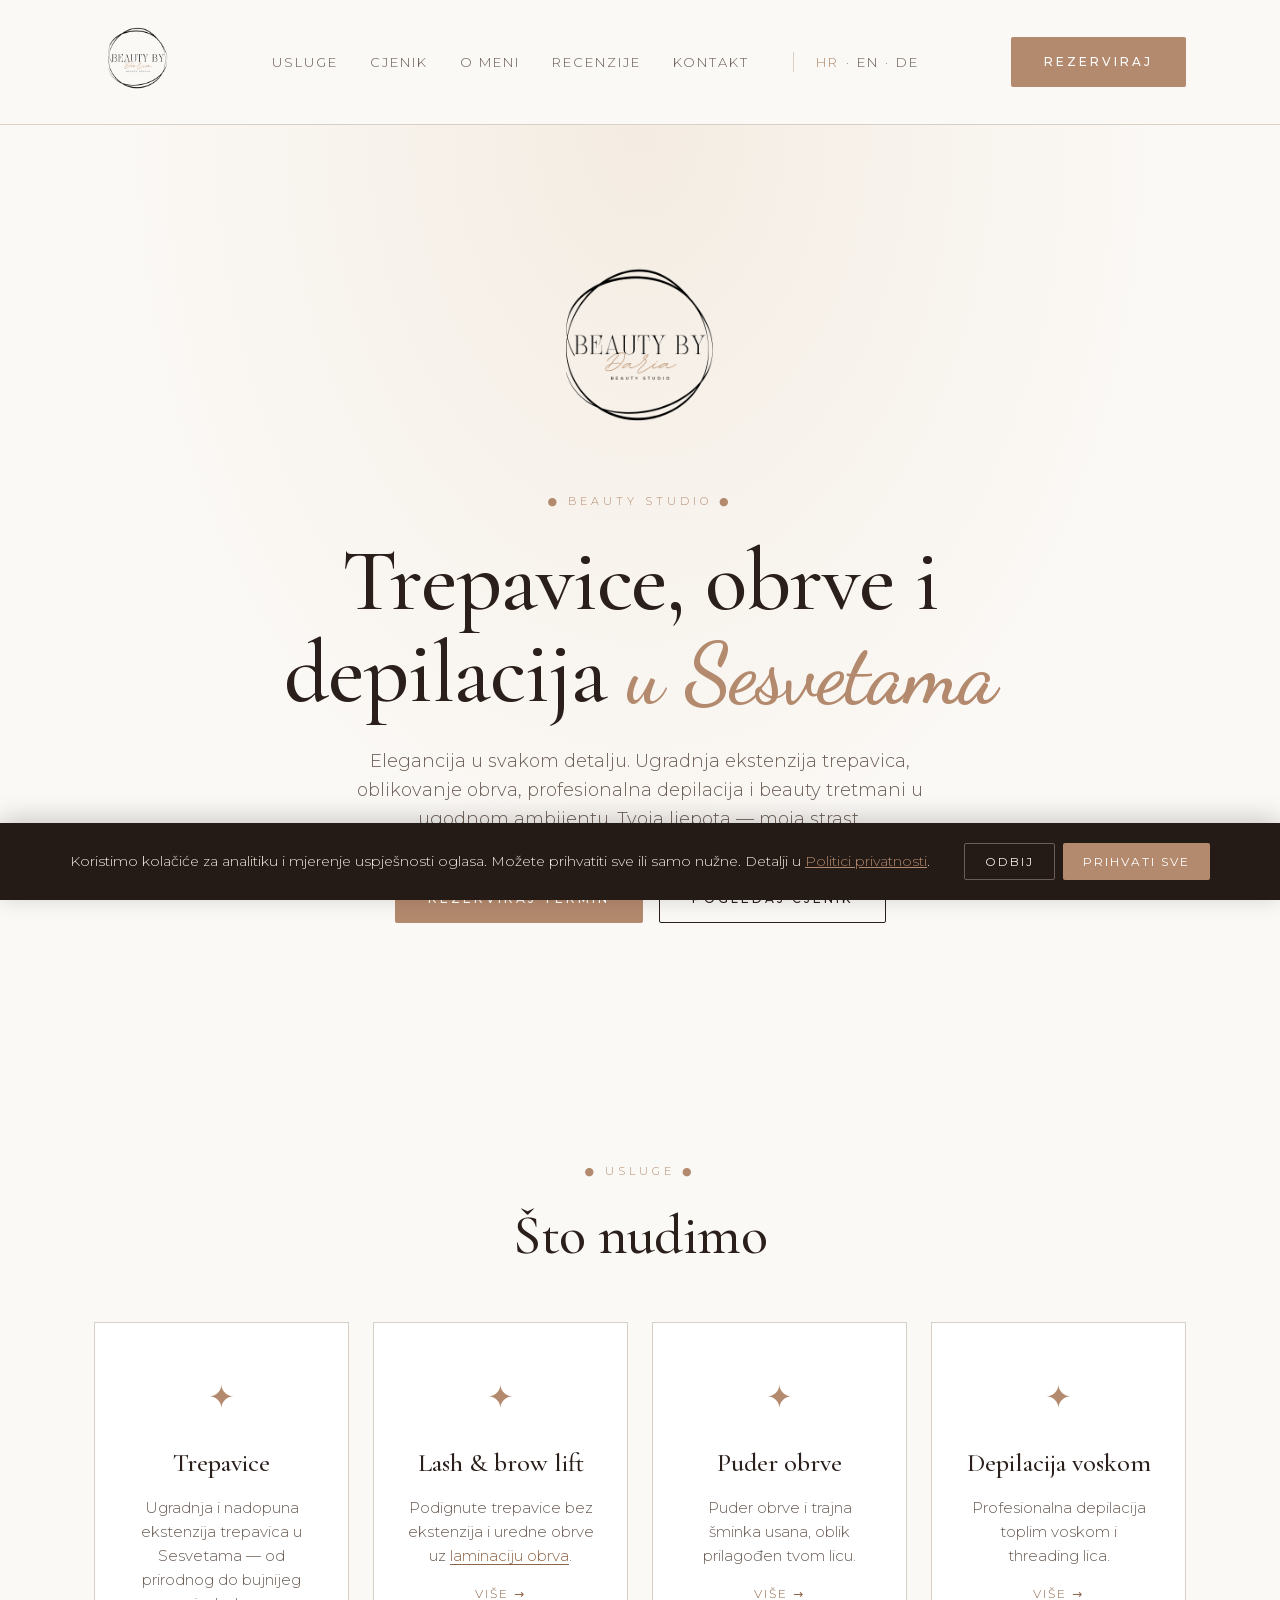
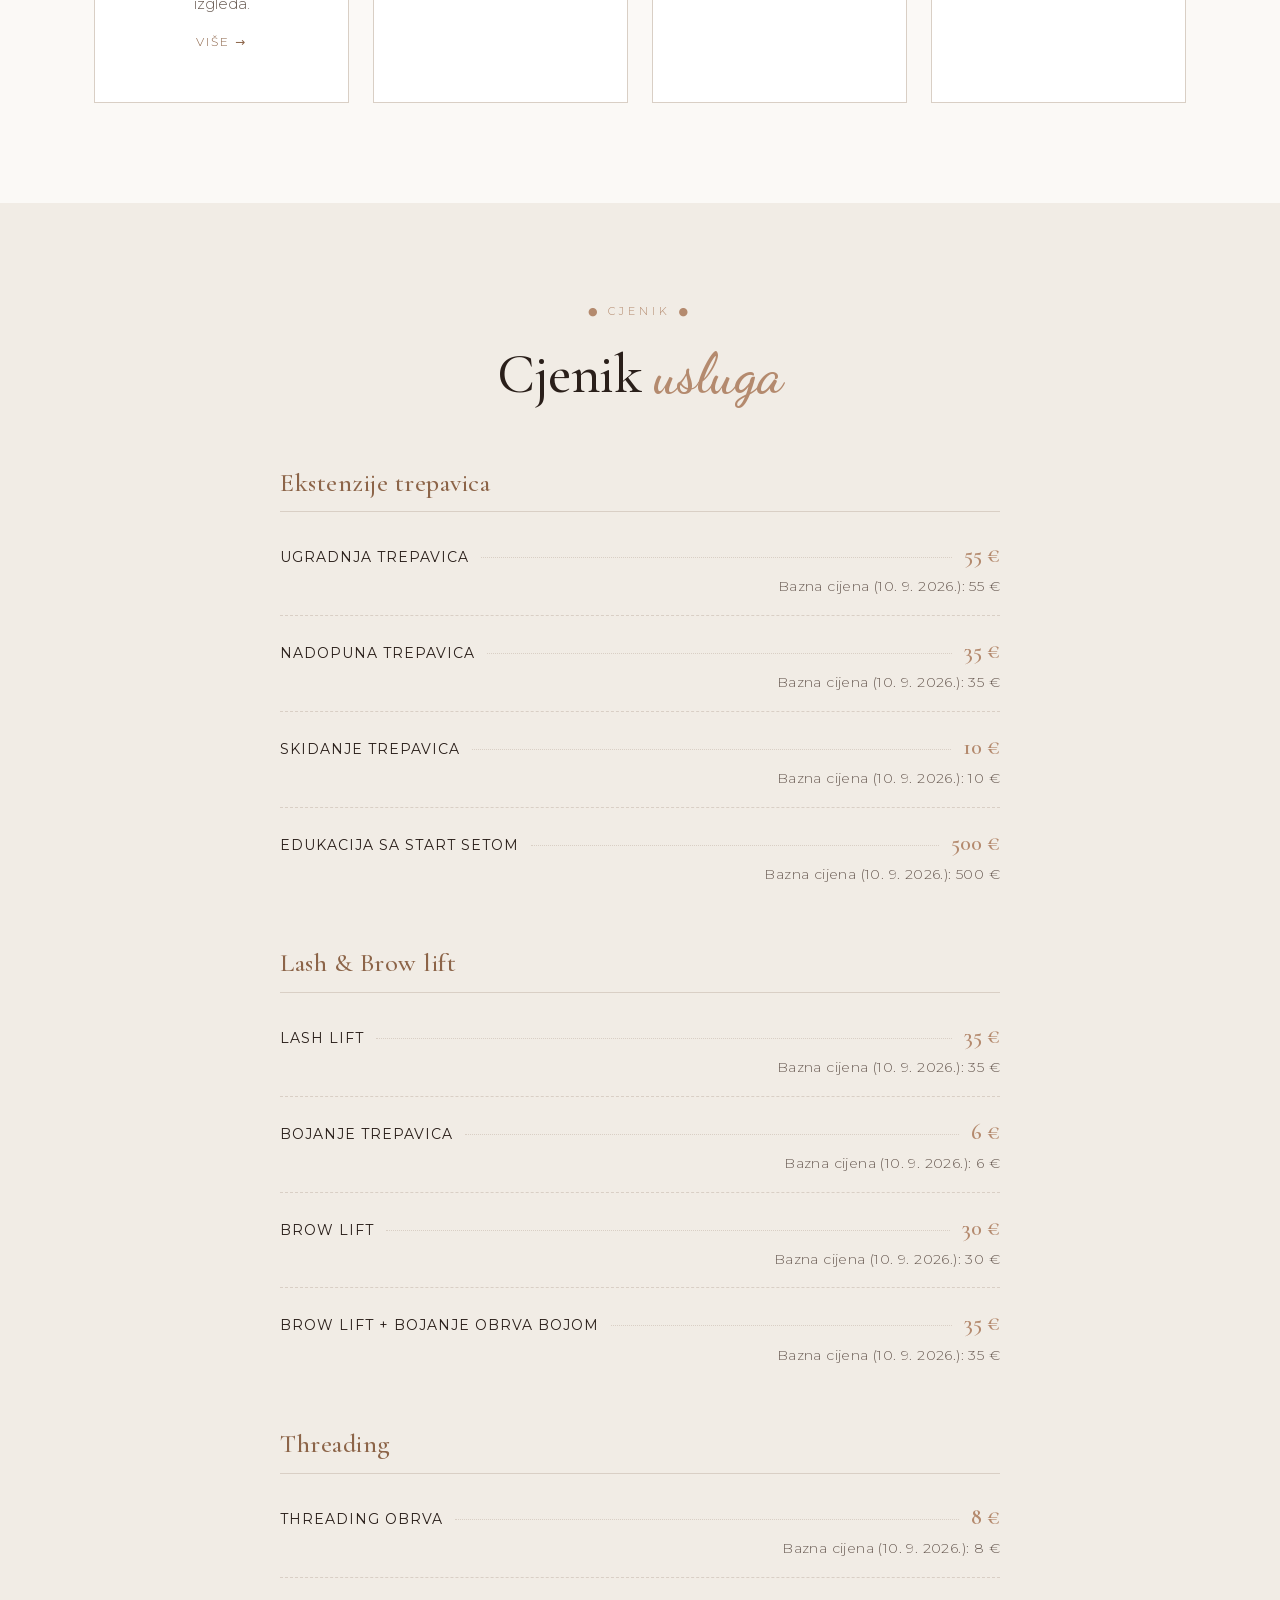
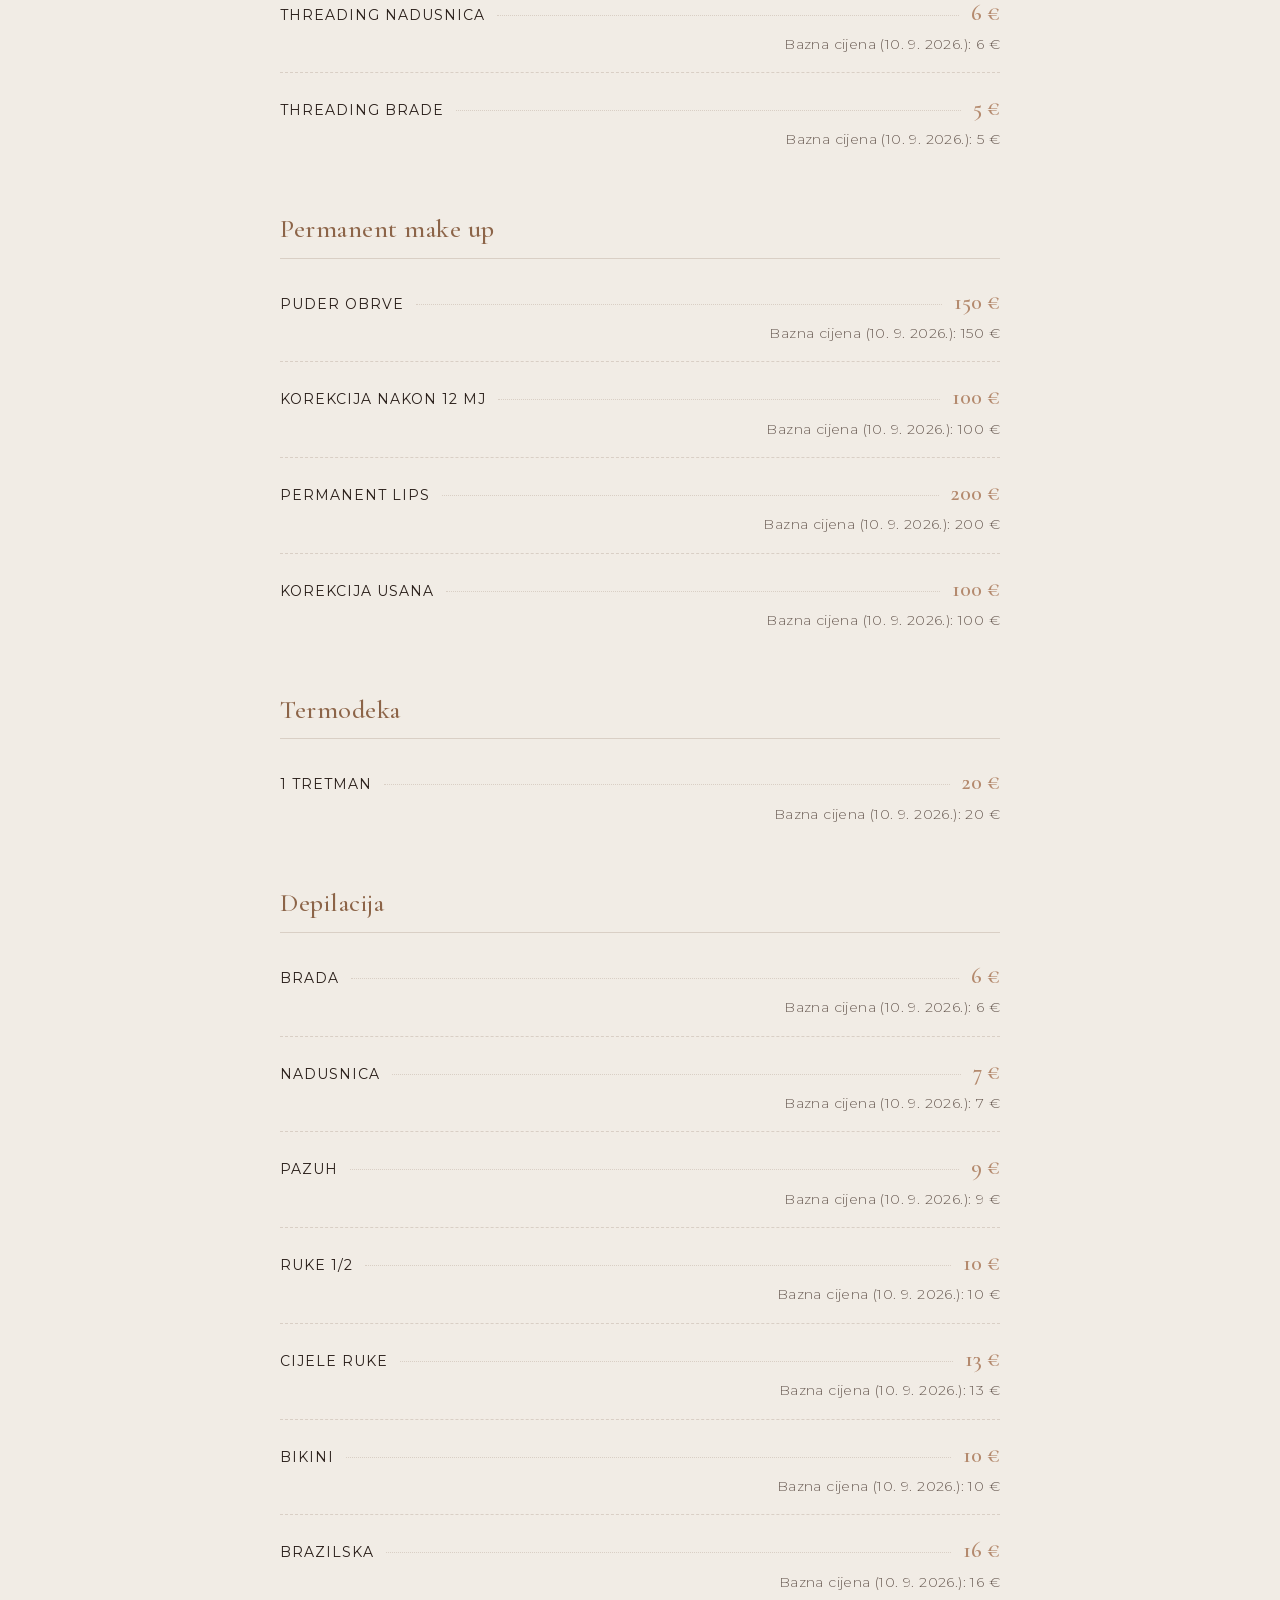
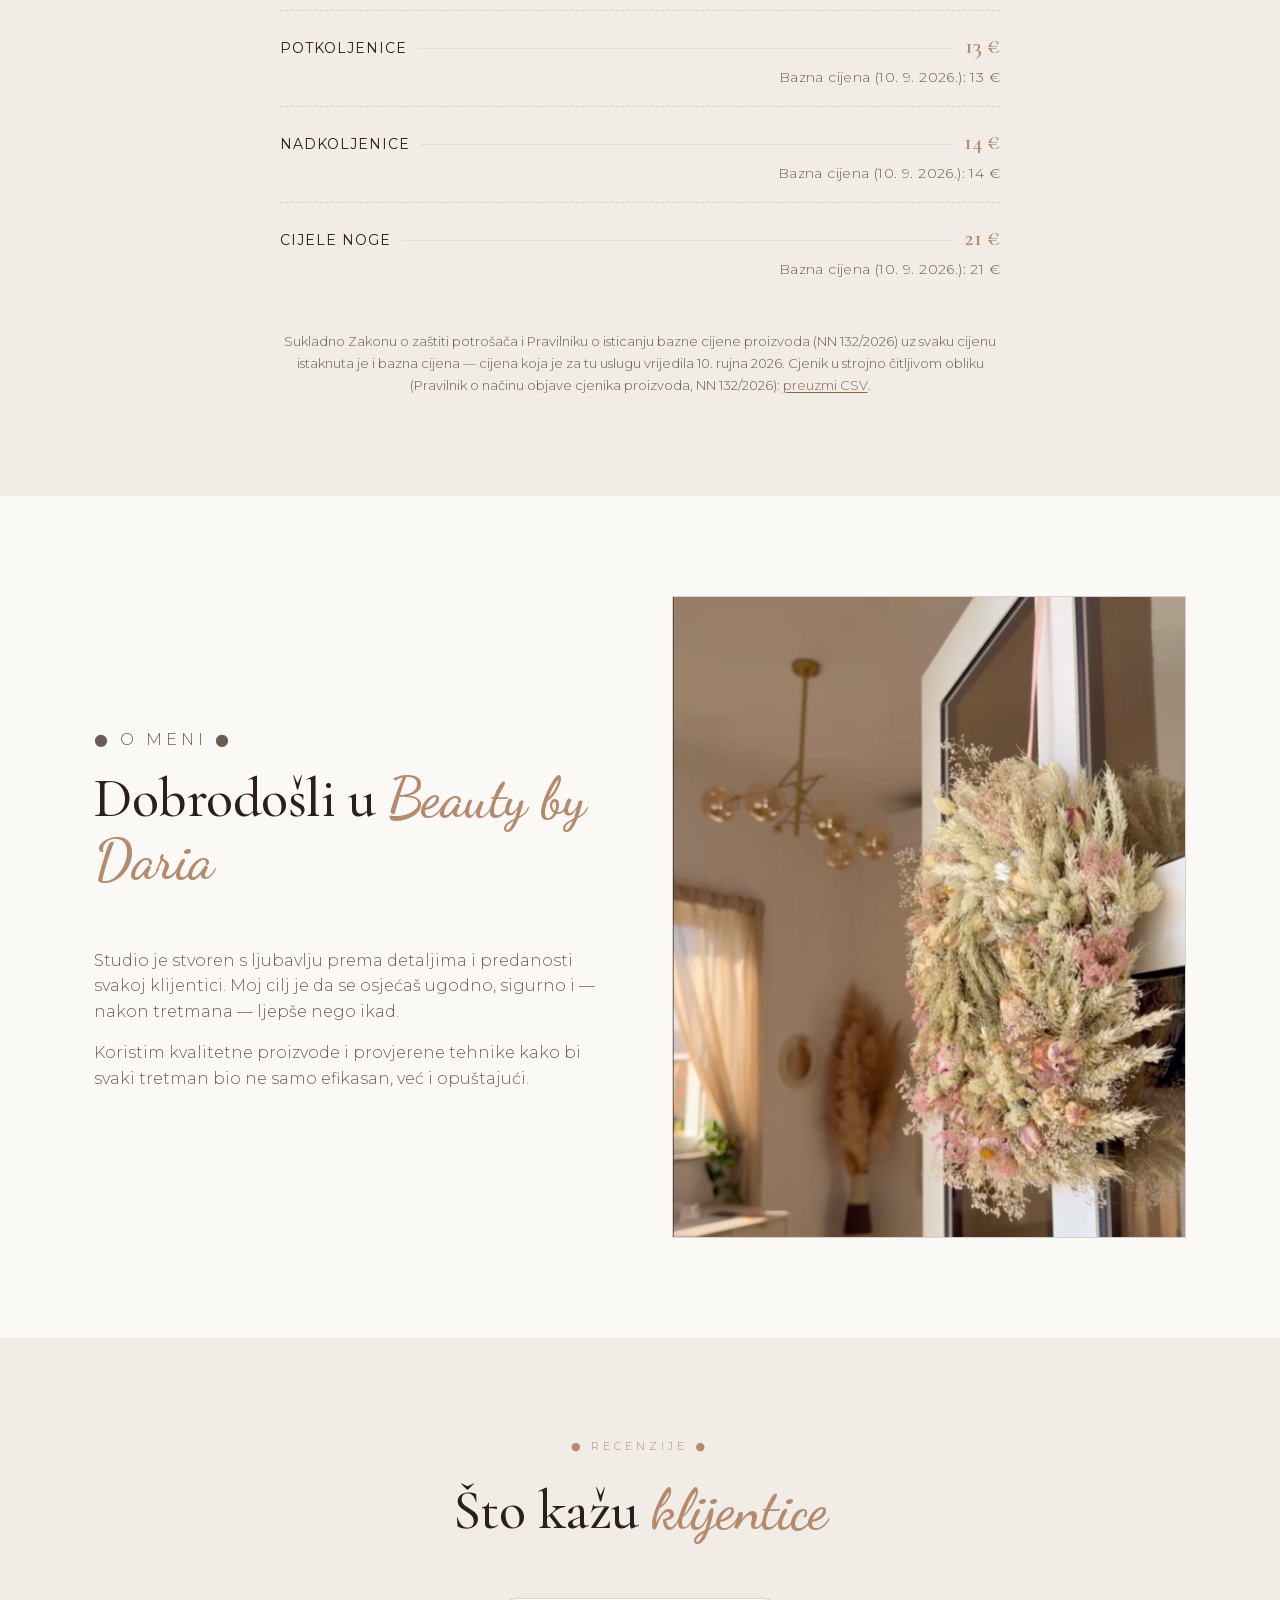
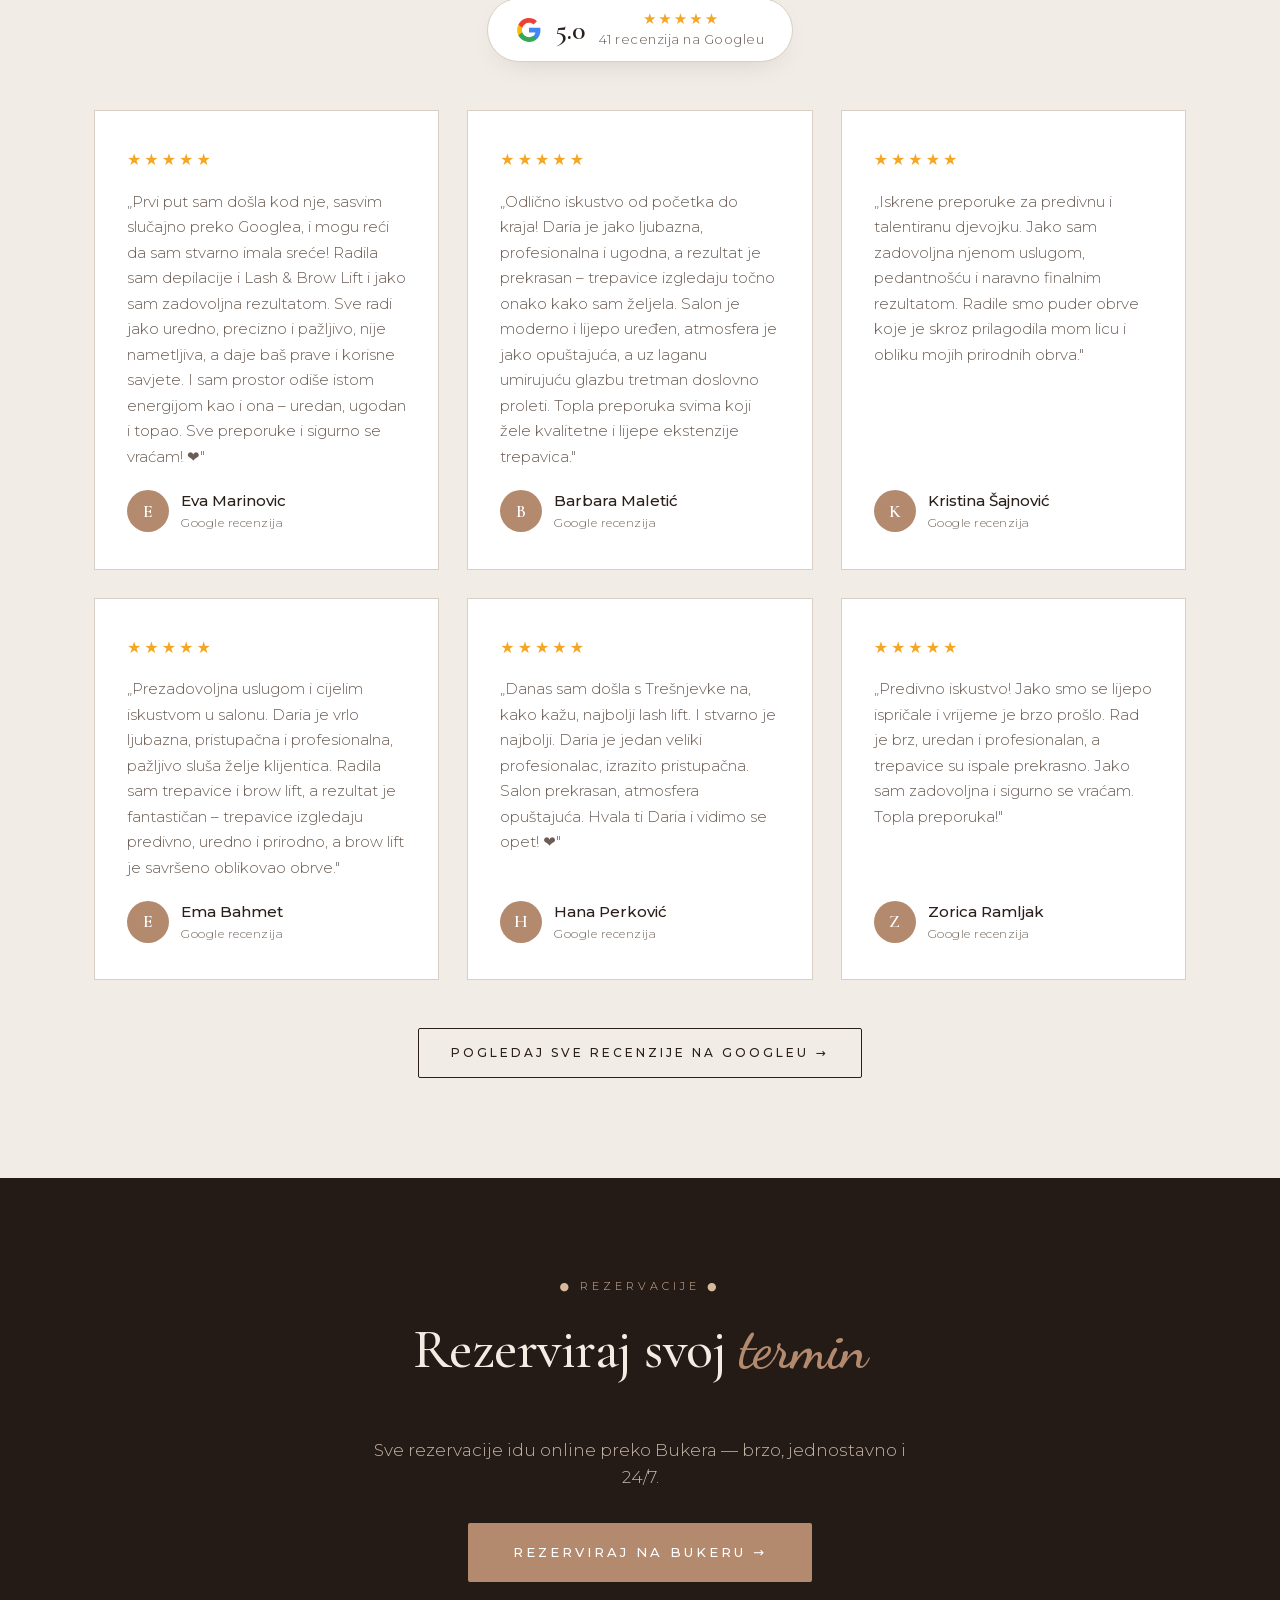
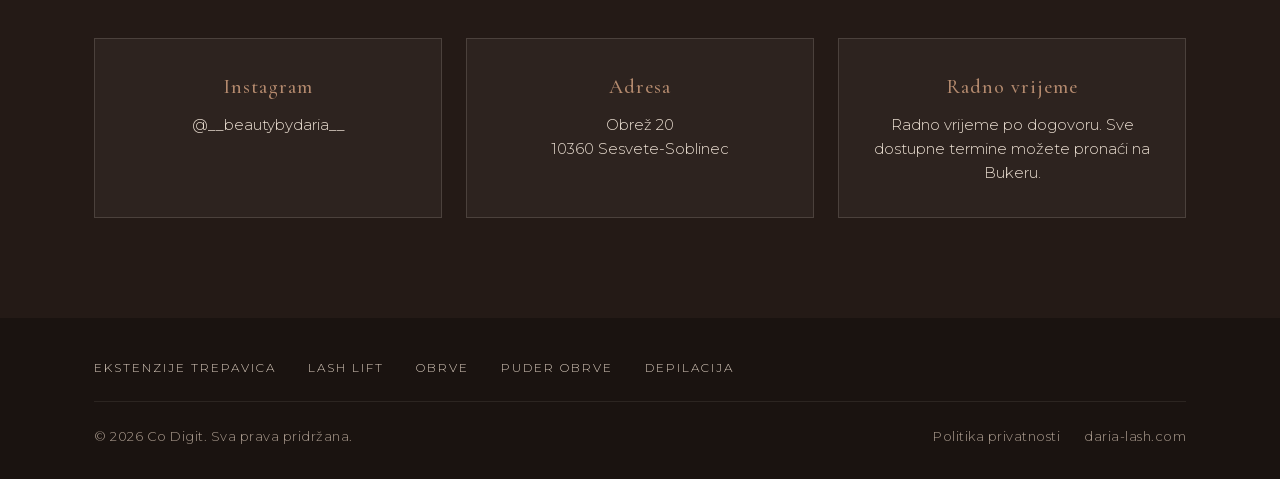
<file: index.html>
<!DOCTYPE html>
<html lang="hr">
<head>
<meta charset="UTF-8" />
<meta name="viewport" content="width=device-width, initial-scale=1.0" />
<meta name="theme-color" content="#b48a6e">

<meta name="msvalidate.01" content="DCB5E7050697FEF25E01605934E1B2C3">
<title>Beauty by Daria — Beauty Studio Sesvete | Trepavice, Obrve, Depilacija</title>
<meta name="description" content="Beauty by Daria — beauty studio u Sesvetama (Soblinec). Ugradnja ekstenzija trepavica, lash lift, oblikovanje i laminiranje obrva, permanent make up, threading i profesionalna depilacija. Rezervacije online preko Bukera.">
<meta name="keywords" content="beauty studio sesvete, trepavice zagreb, ekstenzije trepavica, lash lift, brow lift, permanent make up, depilacija voskom, threading obrva, beauty by daria, soblinec, daria-lash">
<meta name="author" content="Beauty by Daria">
<meta name="robots" content="index,follow">
<link rel="canonical" href="https://daria-lash.com/">

<link rel="alternate" hreflang="hr" href="https://daria-lash.com/">
<link rel="alternate" hreflang="en" href="https://daria-lash.com/en/">
<link rel="alternate" hreflang="de" href="https://daria-lash.com/de/">
<link rel="alternate" hreflang="x-default" href="https://daria-lash.com/">

<!-- Open Graph / Facebook -->
<meta property="og:type" content="website">
<meta property="og:url" content="https://daria-lash.com/">
<meta property="og:title" content="Beauty by Daria — Beauty Studio">
<meta property="og:description" content="Trepavice, obrve, permanent make up i depilacija u ugodnom ambijentu. Obrež 20, Sesvete-Soblinec. Rezerviraj online.">
<meta property="og:image" content="https://daria-lash.com/images/og-image.jpg">
<meta property="og:image:width" content="1200">
<meta property="og:locale" content="hr_HR">
<meta property="og:site_name" content="Beauty by Daria">

<!-- Twitter -->
<meta name="twitter:card" content="summary_large_image">
<meta name="twitter:title" content="Beauty by Daria — Beauty Studio">
<meta name="twitter:description" content="Trepavice, obrve, permanent make up i depilacija. Rezerviraj online.">
<meta name="twitter:image" content="https://daria-lash.com/images/og-image.jpg">

<!-- Favicons -->
<link rel="icon" type="image/png" sizes="32x32" href="images/favicon-32.png">
<link rel="icon" type="image/png" href="images/logo.png">
<link rel="apple-touch-icon" sizes="180x180" href="images/apple-touch-icon.png">

<link rel="preload" as="image" href="images/logo.png" fetchpriority="high">
<link rel="preload" as="font" type="font/woff2" href="fonts/cormorant-garamond-500-latin.woff2" crossorigin>
<link rel="preload" as="font" type="font/woff2" href="fonts/dancing-script-600-latin.woff2" crossorigin>
<link rel="stylesheet" href="style.css?v=20261121">

<!-- Structured Data -->
<script type="application/ld+json">
{
  "@context": "https://schema.org",
  "@type": "BeautySalon",
  "name": "Beauty by Daria",
  "image": "https://daria-lash.com/images/og-image.jpg",
  "url": "https://daria-lash.com/",
  "telephone": "+385981888756",
  "priceRange": "€€",
  "aggregateRating": {
    "@type": "AggregateRating",
    "ratingValue": "5.0",
    "reviewCount": "41",
    "bestRating": "5",
    "worstRating": "1"
  },
  "address": {
    "@type": "PostalAddress",
    "streetAddress": "Obrež 20",
    "addressLocality": "Sesvete-Soblinec",
    "postalCode": "10360",
    "addressCountry": "HR"
  },
  "sameAs": [
    "https://www.instagram.com/__beautybydaria__"
  ],
  "openingHoursSpecification": {
    "@type": "OpeningHoursSpecification",
    "dayOfWeek": ["Monday","Tuesday","Wednesday","Thursday","Friday"],
    "opens": "07:00",
    "closes": "15:00"
  },
  "hasOfferCatalog": {
    "@type": "OfferCatalog",
    "name": "Usluge",
    "itemListElement": [
      {"@type":"Offer","itemOffered":{"@type":"Service","name":"Ugradnja ekstenzija trepavica"},"price":"55","priceCurrency":"EUR"},
      {"@type":"Offer","itemOffered":{"@type":"Service","name":"Nadopuna ekstenzija trepavica"},"price":"35","priceCurrency":"EUR"},
      {"@type":"Offer","itemOffered":{"@type":"Service","name":"Skidanje ekstenzija trepavica"},"price":"10","priceCurrency":"EUR"},
      {"@type":"Offer","itemOffered":{"@type":"Service","name":"Edukacija za ekstenzije trepavica (sa start setom)"},"price":"500","priceCurrency":"EUR"},
      {"@type":"Offer","itemOffered":{"@type":"Service","name":"Lash lift"},"price":"35","priceCurrency":"EUR"},
      {"@type":"Offer","itemOffered":{"@type":"Service","name":"Bojanje trepavica"},"price":"6","priceCurrency":"EUR"},
      {"@type":"Offer","itemOffered":{"@type":"Service","name":"Brow lift"},"price":"30","priceCurrency":"EUR"},
      {"@type":"Offer","itemOffered":{"@type":"Service","name":"Brow lift + bojanje obrva bojom"},"price":"35","priceCurrency":"EUR"},
      {"@type":"Offer","itemOffered":{"@type":"Service","name":"Threading obrva"},"price":"8","priceCurrency":"EUR"},
      {"@type":"Offer","itemOffered":{"@type":"Service","name":"Threading nadusnice"},"price":"6","priceCurrency":"EUR"},
      {"@type":"Offer","itemOffered":{"@type":"Service","name":"Threading brade"},"price":"5","priceCurrency":"EUR"},
      {"@type":"Offer","itemOffered":{"@type":"Service","name":"Permanent puder obrve"},"price":"150","priceCurrency":"EUR"},
      {"@type":"Offer","itemOffered":{"@type":"Service","name":"Korekcija permanenta obrva (nakon 12 mj)"},"price":"100","priceCurrency":"EUR"},
      {"@type":"Offer","itemOffered":{"@type":"Service","name":"Permanent lips"},"price":"200","priceCurrency":"EUR"},
      {"@type":"Offer","itemOffered":{"@type":"Service","name":"Korekcija permanenta usana"},"price":"100","priceCurrency":"EUR"},
      {"@type":"Offer","itemOffered":{"@type":"Service","name":"Termodeka (1 tretman)"},"price":"20","priceCurrency":"EUR"},
      {"@type":"Offer","itemOffered":{"@type":"Service","name":"Depilacija - brada"},"price":"6","priceCurrency":"EUR"},
      {"@type":"Offer","itemOffered":{"@type":"Service","name":"Depilacija - nadusnica"},"price":"7","priceCurrency":"EUR"},
      {"@type":"Offer","itemOffered":{"@type":"Service","name":"Depilacija - pazuh"},"price":"9","priceCurrency":"EUR"},
      {"@type":"Offer","itemOffered":{"@type":"Service","name":"Depilacija - ruke 1/2"},"price":"10","priceCurrency":"EUR"},
      {"@type":"Offer","itemOffered":{"@type":"Service","name":"Depilacija - cijele ruke"},"price":"13","priceCurrency":"EUR"},
      {"@type":"Offer","itemOffered":{"@type":"Service","name":"Depilacija - bikini"},"price":"10","priceCurrency":"EUR"},
      {"@type":"Offer","itemOffered":{"@type":"Service","name":"Depilacija - brazilska"},"price":"16","priceCurrency":"EUR"},
      {"@type":"Offer","itemOffered":{"@type":"Service","name":"Depilacija - potkoljenice"},"price":"13","priceCurrency":"EUR"},
      {"@type":"Offer","itemOffered":{"@type":"Service","name":"Depilacija - nadkoljenice"},"price":"14","priceCurrency":"EUR"},
      {"@type":"Offer","itemOffered":{"@type":"Service","name":"Depilacija - cijele noge"},"price":"21","priceCurrency":"EUR"}
    ]
  },
  "potentialAction": {
    "@type": "ReserveAction",
    "target": "https://buker.hr/salon/beauty-by-daria",
    "name": "Rezerviraj termin"
  }
}
</script>

<!-- Google Consent Mode v2 — default denied, updated by cookie banner -->
<script>
  window.dataLayer = window.dataLayer || [];
  function gtag(){dataLayer.push(arguments);}
  gtag('consent', 'default', {
    'ad_storage': 'denied',
    'ad_user_data': 'denied',
    'ad_personalization': 'denied',
    'analytics_storage': 'denied',
    'wait_for_update': 500
  });
  try {
    if (localStorage.getItem('cc_consent') === 'granted') {
      gtag('consent', 'update', {
        'ad_storage': 'granted',
        'ad_user_data': 'granted',
        'ad_personalization': 'granted',
        'analytics_storage': 'granted'
      });
    }
  } catch(e) {}
</script>
<!-- Google tag (gtag.js) -->
<script async src="https://www.googletagmanager.com/gtag/js?id=G-LCLEKQPGMX"></script>
<script>
  gtag('js', new Date());
  gtag('config', 'G-LCLEKQPGMX');

  document.addEventListener('click', function(e) {
    var link = e.target.closest('a[href*="buker.hr"]');
    if (link && typeof gtag === 'function') {
      gtag('event', 'click_buker', {
        event_category: 'engagement',
        event_label: link.href
      });
    }
  }, true);
</script>
</head>
<body>

<header class="nav">
  <div class="container nav-inner">
    <a href="#home" class="brand">
      <img src="images/logo.png" alt="Beauty by Daria — Beauty Studio">
    </a>
    <nav>
      <a href="#usluge">Usluge</a>
      <a href="#cjenik">Cjenik</a>
      <a href="#o-meni">O meni</a>
      <a href="#recenzije">Recenzije</a>
      <a href="#kontakt">Kontakt</a>
      <span class="lang-switcher">
        <a href="/" class="active">HR</a> · <a href="/en/">EN</a> · <a href="/de/">DE</a>
      </span>
    </nav>
    <a href="https://buker.hr/salon/beauty-by-daria" target="_blank" rel="noopener" class="btn btn-primary nav-cta">Rezerviraj</a>
  </div>
</header>

<section id="home" class="hero">
  <div class="container hero-inner">
    <img src="images/logo.png" alt="Beauty by Daria" class="hero-logo" fetchpriority="high" width="220" height="220">
    <p class="eyebrow">● Beauty Studio ●</p>
    <h1>Trepavice, obrve i depilacija <em>u Sesvetama</em></h1>
    <p class="lead">Elegancija u svakom detalju. Ugradnja ekstenzija trepavica, oblikovanje obrva, profesionalna depilacija i beauty tretmani u ugodnom ambijentu. Tvoja ljepota — moja strast.</p>
    <div class="hero-cta">
      <a href="https://buker.hr/salon/beauty-by-daria" target="_blank" rel="noopener" class="btn btn-primary">Rezerviraj termin</a>
      <a href="#cjenik" class="btn btn-ghost">Pogledaj cjenik</a>
    </div>
  </div>
</section>

<section id="usluge" class="section">
  <div class="container">
    <p class="eyebrow center">● Usluge ●</p>
    <h2 class="center">Što nudimo</h2>
    <div class="services">
      <div class="service">
        <div class="service-icon">✦</div>
        <h3><a href="/ekstenzije-trepavica/">Trepavice</a></h3>
        <p>Ugradnja i nadopuna ekstenzija trepavica u Sesvetama — od prirodnog do bujnijeg izgleda.</p>
        <a class="service-link" href="/ekstenzije-trepavica/" aria-label="Ekstenzije trepavica">Više →</a>
      </div>
      <div class="service">
        <div class="service-icon">✦</div>
        <h3><a href="/lash-lift/">Lash &amp; brow lift</a></h3>
        <p>Podignute trepavice bez ekstenzija i uredne obrve uz <a href="/obrve/">laminaciju obrva</a>.</p>
        <a class="service-link" href="/lash-lift/" aria-label="Lash i brow lift">Više →</a>
      </div>
      <div class="service">
        <div class="service-icon">✦</div>
        <h3><a href="/puder-obrve/">Puder obrve</a></h3>
        <p>Puder obrve i trajna šminka usana, oblik prilagođen tvom licu.</p>
        <a class="service-link" href="/puder-obrve/" aria-label="Puder obrve i permanent make up">Više →</a>
      </div>
      <div class="service">
        <div class="service-icon">✦</div>
        <h3><a href="/depilacija/">Depilacija voskom</a></h3>
        <p>Profesionalna depilacija toplim voskom i threading lica.</p>
        <a class="service-link" href="/depilacija/" aria-label="Depilacija i threading">Više →</a>
      </div>
    </div>
  </div>
</section>

<section id="cjenik" class="section section-alt">
  <div class="container">
    <p class="eyebrow center">● Cjenik ●</p>
    <h2 class="center">Cjenik <em>usluga</em></h2>
    <div class="pricing">

      <h3 class="price-group">Ekstenzije trepavica</h3>
      <ul class="price-list">
        <li><span>Ugradnja trepavica</span><span class="dots"></span><span class="price">55 €</span><span class="price-anchor">Bazna cijena (10. 9. 2026.): 55 €</span></li>
        <li><span>Nadopuna trepavica</span><span class="dots"></span><span class="price">35 €</span><span class="price-anchor">Bazna cijena (10. 9. 2026.): 35 €</span></li>
        <li><span>Skidanje trepavica</span><span class="dots"></span><span class="price">10 €</span><span class="price-anchor">Bazna cijena (10. 9. 2026.): 10 €</span></li>
        <li><span>Edukacija sa start setom</span><span class="dots"></span><span class="price">500 €</span><span class="price-anchor">Bazna cijena (10. 9. 2026.): 500 €</span></li>
      </ul>

      <h3 class="price-group">Lash &amp; Brow lift</h3>
      <ul class="price-list">
        <li><span>Lash lift</span><span class="dots"></span><span class="price">35 €</span><span class="price-anchor">Bazna cijena (10. 9. 2026.): 35 €</span></li>
        <li><span>Bojanje trepavica</span><span class="dots"></span><span class="price">6 €</span><span class="price-anchor">Bazna cijena (10. 9. 2026.): 6 €</span></li>
        <li><span>Brow lift</span><span class="dots"></span><span class="price">30 €</span><span class="price-anchor">Bazna cijena (10. 9. 2026.): 30 €</span></li>
        <li><span>Brow lift + bojanje obrva bojom</span><span class="dots"></span><span class="price">35 €</span><span class="price-anchor">Bazna cijena (10. 9. 2026.): 35 €</span></li>
      </ul>

      <h3 class="price-group">Threading</h3>
      <ul class="price-list">
        <li><span>Threading obrva</span><span class="dots"></span><span class="price">8 €</span><span class="price-anchor">Bazna cijena (10. 9. 2026.): 8 €</span></li>
        <li><span>Threading nadusnica</span><span class="dots"></span><span class="price">6 €</span><span class="price-anchor">Bazna cijena (10. 9. 2026.): 6 €</span></li>
        <li><span>Threading brade</span><span class="dots"></span><span class="price">5 €</span><span class="price-anchor">Bazna cijena (10. 9. 2026.): 5 €</span></li>
      </ul>

      <h3 class="price-group">Permanent make up</h3>
      <ul class="price-list">
        <li><span>Puder obrve</span><span class="dots"></span><span class="price">150 €</span><span class="price-anchor">Bazna cijena (10. 9. 2026.): 150 €</span></li>
        <li><span>Korekcija nakon 12 mj</span><span class="dots"></span><span class="price">100 €</span><span class="price-anchor">Bazna cijena (10. 9. 2026.): 100 €</span></li>
        <li><span>Permanent lips</span><span class="dots"></span><span class="price">200 €</span><span class="price-anchor">Bazna cijena (10. 9. 2026.): 200 €</span></li>
        <li><span>Korekcija usana</span><span class="dots"></span><span class="price">100 €</span><span class="price-anchor">Bazna cijena (10. 9. 2026.): 100 €</span></li>
      </ul>

      <h3 class="price-group">Termodeka</h3>
      <ul class="price-list">
        <li><span>1 tretman</span><span class="dots"></span><span class="price">20 €</span><span class="price-anchor">Bazna cijena (10. 9. 2026.): 20 €</span></li>
      </ul>

      <h3 class="price-group">Depilacija</h3>
      <ul class="price-list">
        <li><span>Brada</span><span class="dots"></span><span class="price">6 €</span><span class="price-anchor">Bazna cijena (10. 9. 2026.): 6 €</span></li>
        <li><span>Nadusnica</span><span class="dots"></span><span class="price">7 €</span><span class="price-anchor">Bazna cijena (10. 9. 2026.): 7 €</span></li>
        <li><span>Pazuh</span><span class="dots"></span><span class="price">9 €</span><span class="price-anchor">Bazna cijena (10. 9. 2026.): 9 €</span></li>
        <li><span>Ruke 1/2</span><span class="dots"></span><span class="price">10 €</span><span class="price-anchor">Bazna cijena (10. 9. 2026.): 10 €</span></li>
        <li><span>Cijele ruke</span><span class="dots"></span><span class="price">13 €</span><span class="price-anchor">Bazna cijena (10. 9. 2026.): 13 €</span></li>
        <li><span>Bikini</span><span class="dots"></span><span class="price">10 €</span><span class="price-anchor">Bazna cijena (10. 9. 2026.): 10 €</span></li>
        <li><span>Brazilska</span><span class="dots"></span><span class="price">16 €</span><span class="price-anchor">Bazna cijena (10. 9. 2026.): 16 €</span></li>
        <li><span>Potkoljenice</span><span class="dots"></span><span class="price">13 €</span><span class="price-anchor">Bazna cijena (10. 9. 2026.): 13 €</span></li>
        <li><span>Nadkoljenice</span><span class="dots"></span><span class="price">14 €</span><span class="price-anchor">Bazna cijena (10. 9. 2026.): 14 €</span></li>
        <li><span>Cijele noge</span><span class="dots"></span><span class="price">21 €</span><span class="price-anchor">Bazna cijena (10. 9. 2026.): 21 €</span></li>
      </ul>

    </div>
    <p class="price-note">Sukladno Zakonu o zaštiti potrošača i Pravilniku o isticanju bazne cijene proizvoda (NN 132/2026) uz svaku cijenu istaknuta je i bazna cijena — cijena koja je za tu uslugu vrijedila 10. rujna 2026. Cjenik u strojno čitljivom obliku (Pravilnik o načinu objave cjenika proizvoda, NN 132/2026): <a href="cjenik/99025973_27718974341_Kozmeticki_salon_Obrez_20_Sesvete-Soblinec_Beauty_by_Daria_1_USLUGE_1_20261117_2007.csv">preuzmi CSV</a>.</p>
  </div>
</section>

<section id="o-meni" class="section">
  <div class="container about">
    <div class="about-text">
      <p class="eyebrow">● O meni ●</p>
      <h2>Dobrodošli u <em>Beauty by Daria</em></h2>
      <p>Studio je stvoren s ljubavlju prema detaljima i predanosti svakoj klijentici. Moj cilj je da se osjećaš ugodno, sigurno i — nakon tretmana — ljepše nego ikad.</p>
      <p>Koristim kvalitetne proizvode i provjerene tehnike kako bi svaki tretman bio ne samo efikasan, već i opuštajući.</p>
    </div>
    <div class="about-img" aria-hidden="true"></div>
  </div>
</section>

<section id="recenzije" class="section section-alt">
  <div class="container">
    <p class="eyebrow center">● Recenzije ●</p>
    <h2 class="center">Što kažu <em>klijentice</em></h2>
    <div class="reviews-head">
      <a class="reviews-badge" href="https://www.google.com/maps?cid=6743832913942023737" target="_blank" rel="noopener" aria-label="Pogledaj Google recenzije">
        <svg class="g-logo" viewBox="0 0 48 48" aria-hidden="true"><path fill="#4285F4" d="M45.12 24.5c0-1.56-.14-3.06-.4-4.5H24v8.51h11.84c-.51 2.75-2.06 5.08-4.39 6.64v5.52h7.11c4.16-3.83 6.56-9.47 6.56-16.17z"/><path fill="#34A853" d="M24 46c5.94 0 10.92-1.97 14.56-5.33l-7.11-5.52c-1.97 1.32-4.49 2.1-7.45 2.1-5.73 0-10.58-3.87-12.31-9.07H4.34v5.7C7.96 41.07 15.4 46 24 46z"/><path fill="#FBBC05" d="M11.69 28.18C11.25 26.86 11 25.45 11 24s.25-2.86.69-4.18v-5.7H4.34C2.85 17.09 2 20.45 2 24s.85 6.91 2.34 9.88l7.35-5.7z"/><path fill="#EA4335" d="M24 10.75c3.23 0 6.13 1.11 8.41 3.29l6.31-6.31C34.91 4.18 29.93 2 24 2 15.4 2 7.96 6.93 4.34 14.12l7.35 5.7c1.73-5.2 6.58-9.07 12.31-9.07z"/></svg>
        <span class="rb-score">5.0</span>
        <span style="display:flex;flex-direction:column;gap:3px">
          <span class="rb-stars">★★★★★</span>
          <span class="rb-count">41 recenzija na Googleu</span>
        </span>
      </a>
    </div>
    <div class="reviews">
      <div class="review-card">
        <div class="review-stars">★★★★★</div>
        <p class="review-text">„Prvi put sam došla kod nje, sasvim slučajno preko Googlea, i mogu reći da sam stvarno imala sreće! Radila sam depilacije i Lash &amp; Brow Lift i jako sam zadovoljna rezultatom. Sve radi jako uredno, precizno i pažljivo, nije nametljiva, a daje baš prave i korisne savjete. I sam prostor odiše istom energijom kao i ona – uredan, ugodan i topao. Sve preporuke i sigurno se vraćam! ❤️"</p>
        <div class="review-author">
          <div class="review-avatar">E</div>
          <div>
            <div class="review-name">Eva Marinovic</div>
            <div class="review-src">Google recenzija</div>
          </div>
        </div>
      </div>
      <div class="review-card">
        <div class="review-stars">★★★★★</div>
        <p class="review-text">„Odlično iskustvo od početka do kraja! Daria je jako ljubazna, profesionalna i ugodna, a rezultat je prekrasan – trepavice izgledaju točno onako kako sam željela. Salon je moderno i lijepo uređen, atmosfera je jako opuštajuća, a uz laganu umirujuću glazbu tretman doslovno proleti. Topla preporuka svima koji žele kvalitetne i lijepe ekstenzije trepavica."</p>
        <div class="review-author">
          <div class="review-avatar">B</div>
          <div>
            <div class="review-name">Barbara Maletić</div>
            <div class="review-src">Google recenzija</div>
          </div>
        </div>
      </div>
      <div class="review-card">
        <div class="review-stars">★★★★★</div>
        <p class="review-text">„Iskrene preporuke za predivnu i talentiranu djevojku. Jako sam zadovoljna njenom uslugom, pedantnošću i naravno finalnim rezultatom. Radile smo puder obrve koje je skroz prilagodila mom licu i obliku mojih prirodnih obrva."</p>
        <div class="review-author">
          <div class="review-avatar">K</div>
          <div>
            <div class="review-name">Kristina Šajnović</div>
            <div class="review-src">Google recenzija</div>
          </div>
        </div>
      </div>
      <div class="review-card">
        <div class="review-stars">★★★★★</div>
        <p class="review-text">„Prezadovoljna uslugom i cijelim iskustvom u salonu. Daria je vrlo ljubazna, pristupačna i profesionalna, pažljivo sluša želje klijentica. Radila sam trepavice i brow lift, a rezultat je fantastičan – trepavice izgledaju predivno, uredno i prirodno, a brow lift je savršeno oblikovao obrve."</p>
        <div class="review-author">
          <div class="review-avatar">E</div>
          <div>
            <div class="review-name">Ema Bahmet</div>
            <div class="review-src">Google recenzija</div>
          </div>
        </div>
      </div>
      <div class="review-card">
        <div class="review-stars">★★★★★</div>
        <p class="review-text">„Danas sam došla s Trešnjevke na, kako kažu, najbolji lash lift. I stvarno je najbolji. Daria je jedan veliki profesionalac, izrazito pristupačna. Salon prekrasan, atmosfera opuštajuća. Hvala ti Daria i vidimo se opet! ❤️"</p>
        <div class="review-author">
          <div class="review-avatar">H</div>
          <div>
            <div class="review-name">Hana Perković</div>
            <div class="review-src">Google recenzija</div>
          </div>
        </div>
      </div>
      <div class="review-card">
        <div class="review-stars">★★★★★</div>
        <p class="review-text">„Predivno iskustvo! Jako smo se lijepo ispričale i vrijeme je brzo prošlo. Rad je brz, uredan i profesionalan, a trepavice su ispale prekrasno. Jako sam zadovoljna i sigurno se vraćam. Topla preporuka!"</p>
        <div class="review-author">
          <div class="review-avatar">Z</div>
          <div>
            <div class="review-name">Zorica Ramljak</div>
            <div class="review-src">Google recenzija</div>
          </div>
        </div>
      </div>
    </div>
    <div class="reviews-cta">
      <a href="https://www.google.com/maps?cid=6743832913942023737" target="_blank" rel="noopener" class="btn btn-ghost">Pogledaj sve recenzije na Googleu →</a>
    </div>
  </div>
</section>

<section id="kontakt" class="section section-dark">
  <div class="container">
    <p class="eyebrow center light">● Rezervacije ●</p>
    <h2 class="center light">Rezerviraj svoj <em>termin</em></h2>
    <p class="center lead-dark">Sve rezervacije idu online preko Bukera — brzo, jednostavno i 24/7.</p>
    <div class="center" style="margin:32px 0 56px">
      <a href="https://buker.hr/salon/beauty-by-daria" target="_blank" rel="noopener" class="btn btn-primary btn-lg">Rezerviraj na Bukeru →</a>
    </div>
    <div class="contact-grid">
      <div class="contact-card">
        <h4>Instagram</h4>
        <p><a href="https://www.instagram.com/__beautybydaria__?igsh=MWc0a2Zta2Rlb2czYg%3D%3D&utm_source=qr" target="_blank" rel="noopener">@__beautybydaria__</a></p>
      </div>
      <div class="contact-card">
        <h4>Adresa</h4>
        <p><a href="https://maps.google.com/?q=Obre%C5%BE+20,+10360+Sesvete-Soblinec" target="_blank" rel="noopener">Obrež 20<br>10360 Sesvete-Soblinec</a></p>
      </div>
      <div class="contact-card">
        <h4>Radno vrijeme</h4>
        <p>Radno vrijeme po dogovoru. Sve dostupne termine možete pronaći na <a href="https://buker.hr/salon/beauty-by-daria" target="_blank" rel="noopener">Bukeru</a>.</p>
      </div>
    </div>
  </div>
</section>

<footer class="footer">
  <div class="container footer-inner">
    <nav class="footer-nav" aria-label="Usluge">
      <a href="/ekstenzije-trepavica/">Ekstenzije trepavica</a>
      <a href="/lash-lift/">Lash lift</a>
      <a href="/obrve/">Obrve</a>
      <a href="/puder-obrve/">Puder obrve</a>
      <a href="/depilacija/">Depilacija</a>
    </nav>
    <div class="footer-meta">
      <p>© <span id="year"></span> <a href="https://codigit.hr" target="_blank" rel="noopener">Co Digit</a>. Sva prava pridržana.</p>
      <p class="footer-legal"><a href="/privatnost.html">Politika privatnosti</a><a href="https://daria-lash.com">daria-lash.com</a></p>
    </div>
  </div>
</footer>

<!-- Cookie consent banner -->
<div id="cc-banner" style="display:none;position:fixed;bottom:0;left:0;right:0;background:#241a16;color:#f4ece2;padding:20px 24px;z-index:1000;box-shadow:0 -4px 24px rgba(0,0,0,.2);font-size:14px;line-height:1.5">
  <div style="max-width:1140px;margin:0 auto;display:flex;flex-wrap:wrap;align-items:center;gap:16px;justify-content:space-between">
    <p style="flex:1;min-width:260px;margin:0">
      Koristimo kolačiće za analitiku i mjerenje uspješnosti oglasa. Možete prihvatiti sve ili samo nužne. Detalji u <a href="/privatnost.html" style="color:#b48a6e;text-decoration:underline">Politici privatnosti</a>.
    </p>
    <div style="display:flex;gap:8px;flex-wrap:wrap">
      <button id="cc-reject" style="padding:10px 20px;border:1px solid #6b5d55;background:transparent;color:#f4ece2;font-family:inherit;font-size:12px;letter-spacing:2px;text-transform:uppercase;cursor:pointer;border-radius:2px">Odbij</button>
      <button id="cc-accept" style="padding:10px 20px;border:none;background:#b48a6e;color:#fff;font-family:inherit;font-size:12px;letter-spacing:2px;text-transform:uppercase;cursor:pointer;border-radius:2px">Prihvati sve</button>
    </div>
  </div>
</div>

<button class="back-to-top" aria-label="Natrag na vrh" onclick="window.scrollTo({top:0,behavior:'smooth'})">↑</button>

<script>
  document.getElementById('year').textContent = new Date().getFullYear();

  // Back-to-top show/hide on scroll
  const btt = document.querySelector('.back-to-top');
  let bttTick = false;
  window.addEventListener('scroll', () => {
    if (bttTick) return;
    bttTick = true;
    requestAnimationFrame(() => { btt.classList.toggle('visible', window.scrollY > 400); bttTick = false; });
  }, { passive: true });

  // Smooth scroll
  document.querySelectorAll('a[href^="#"]').forEach(a => {
    a.addEventListener('click', e => {
      const t = document.querySelector(a.getAttribute('href'));
      if (t) { e.preventDefault(); t.scrollIntoView({behavior:'smooth', block:'start'}); }
    });
  });

  // Cookie consent banner
  (function(){
    var banner = document.getElementById('cc-banner');
    if (!banner) return;
    try {
      if (!localStorage.getItem('cc_consent')) banner.style.display = 'block';
    } catch(e) { banner.style.display = 'block'; }
    document.getElementById('cc-accept').addEventListener('click', function(){
      try { localStorage.setItem('cc_consent', 'granted'); } catch(e) {}
      if (typeof gtag === 'function') {
        gtag('consent', 'update', {
          ad_storage: 'granted', ad_user_data: 'granted',
          ad_personalization: 'granted', analytics_storage: 'granted'
        });
      }
      banner.style.display = 'none';
    });
    document.getElementById('cc-reject').addEventListener('click', function(){
      try { localStorage.setItem('cc_consent', 'denied'); } catch(e) {}
      banner.style.display = 'none';
    });
  })();
</script>
</body>
</html>
</file>
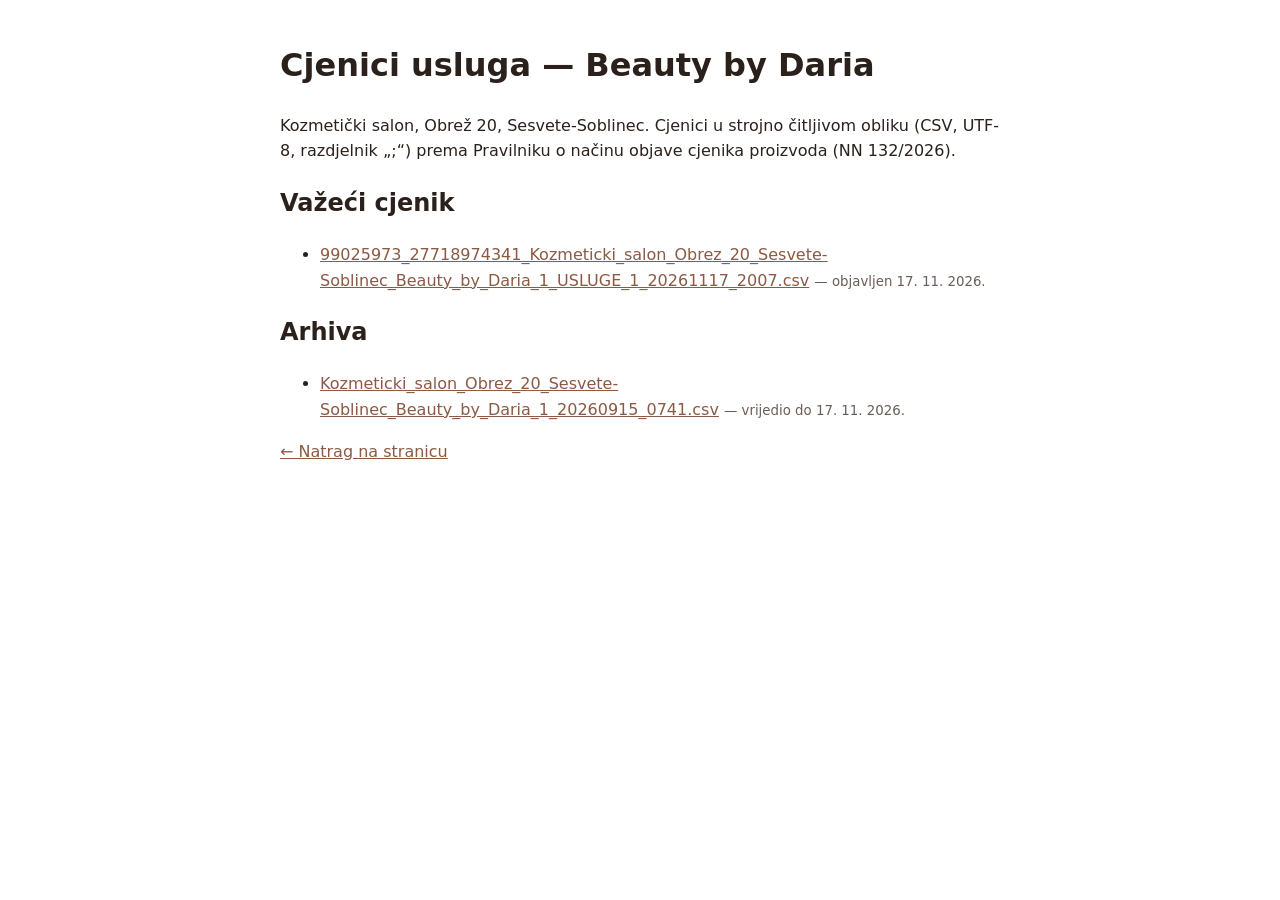
<file: cjenik/index.html>
<!doctype html>
<html lang="hr"><head><meta charset="utf-8"><meta name="viewport" content="width=device-width,initial-scale=1">
<title>Cjenici — Beauty by Daria</title><meta name="robots" content="index,follow">
<style>body{font-family:system-ui,sans-serif;max-width:720px;margin:40px auto;padding:0 20px;color:#2b211c;line-height:1.6}a{color:#8a5a44}small{color:#6b5d55}</style></head>
<body>
<h1>Cjenici usluga — Beauty by Daria</h1>
<p>Kozmetički salon, Obrež 20, Sesvete-Soblinec. Cjenici u strojno čitljivom obliku (CSV, UTF-8, razdjelnik „;“) prema Pravilniku o načinu objave cjenika proizvoda (NN 132/2026).</p>
<h2>Važeći cjenik</h2>
<ul><li><a href="99025973_27718974341_Kozmeticki_salon_Obrez_20_Sesvete-Soblinec_Beauty_by_Daria_1_USLUGE_1_20261117_2007.csv">99025973_27718974341_Kozmeticki_salon_Obrez_20_Sesvete-Soblinec_Beauty_by_Daria_1_USLUGE_1_20261117_2007.csv</a> <small>— objavljen 17. 11. 2026.</small></li></ul>
<h2>Arhiva</h2>
<ul><li><a href="Kozmeticki_salon_Obrez_20_Sesvete-Soblinec_Beauty_by_Daria_1_20260915_0741.csv">Kozmeticki_salon_Obrez_20_Sesvete-Soblinec_Beauty_by_Daria_1_20260915_0741.csv</a> <small>— vrijedio do 17. 11. 2026.</small></li></ul>
<p><a href="/">← Natrag na stranicu</a></p>
</body></html>
</file>
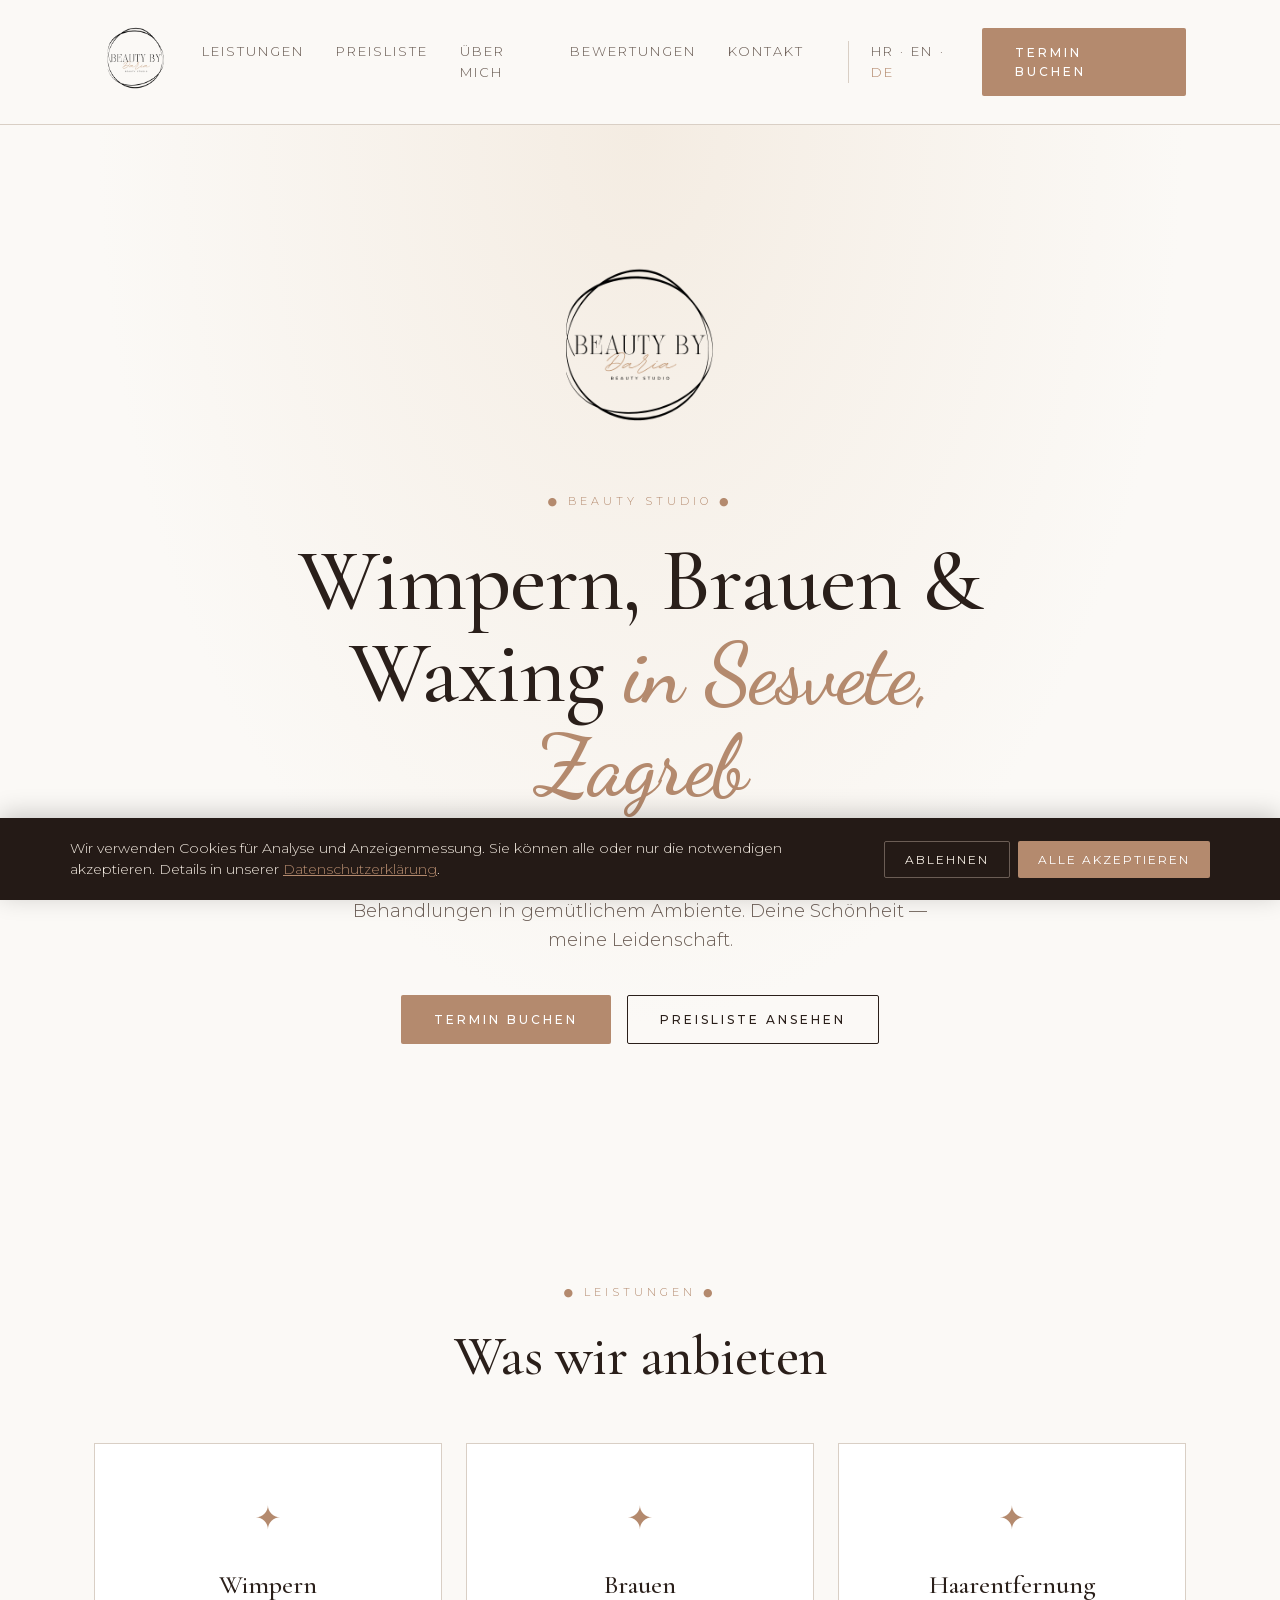
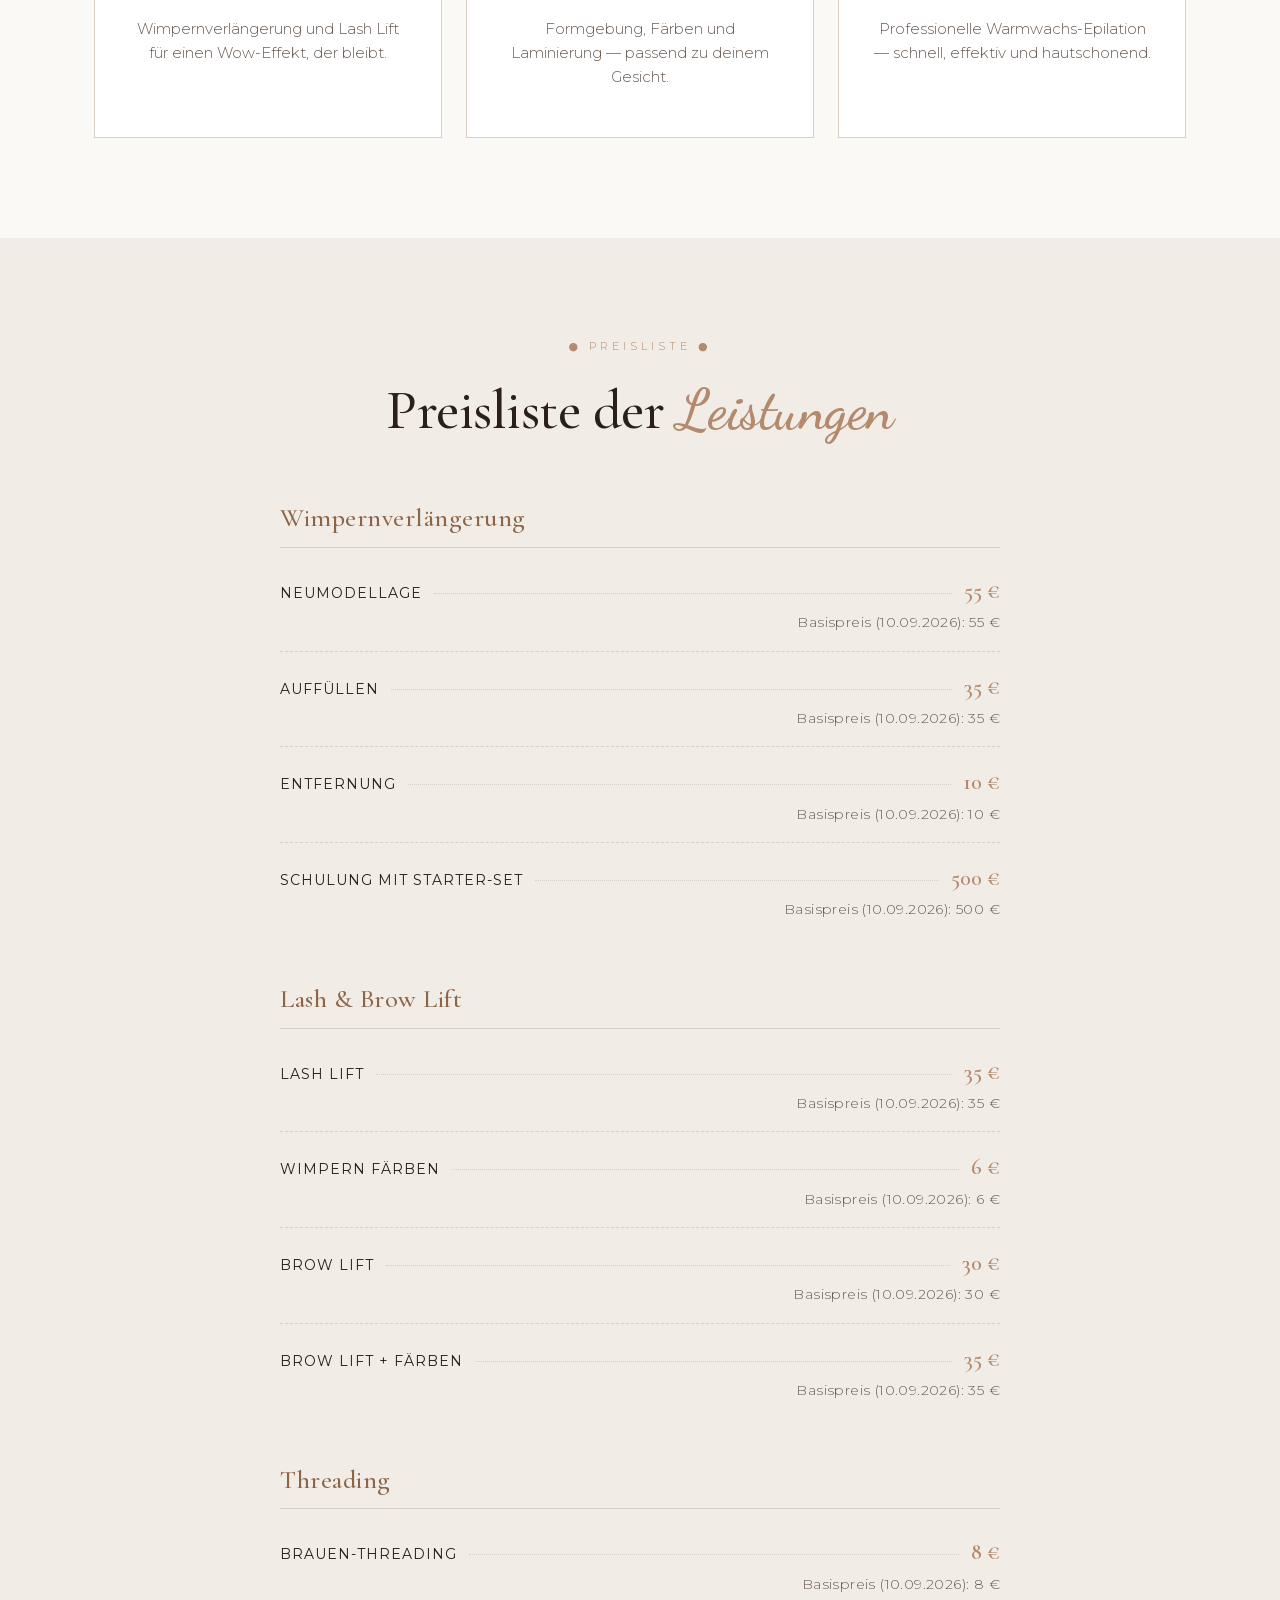
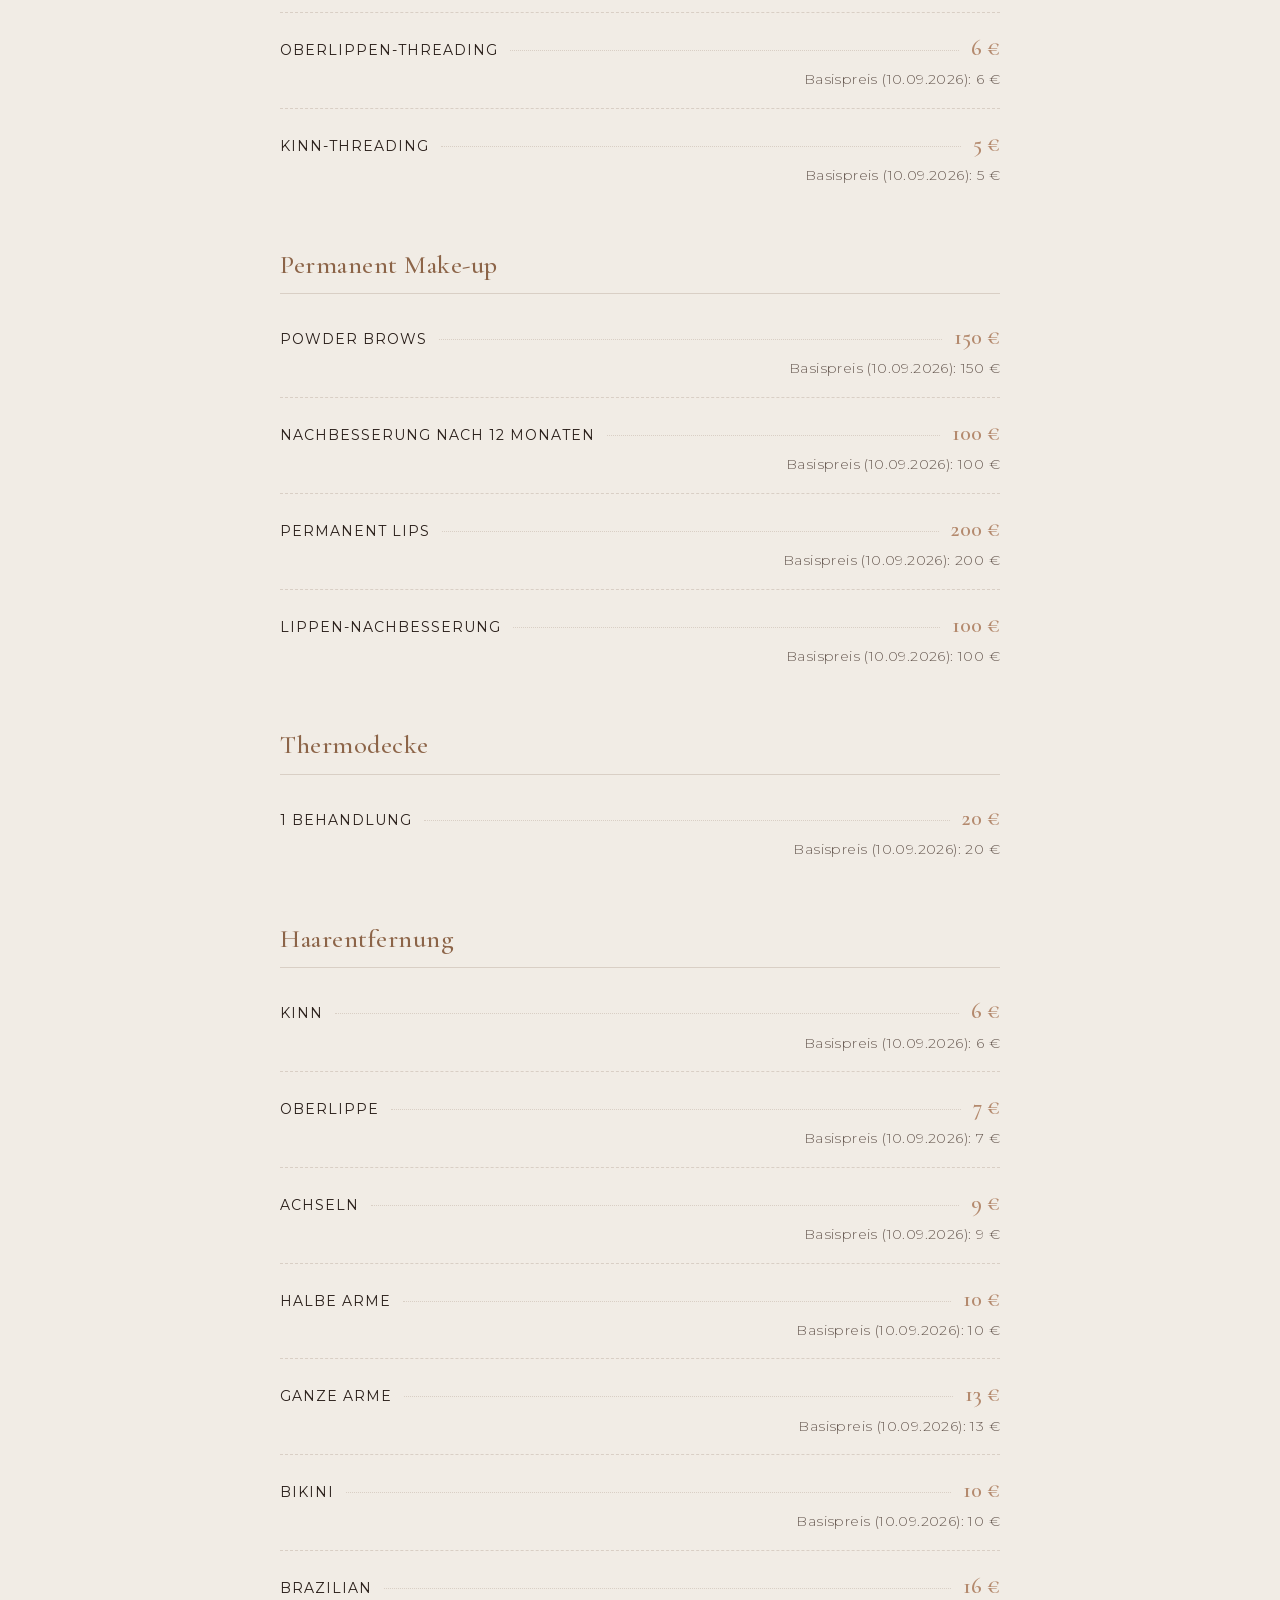
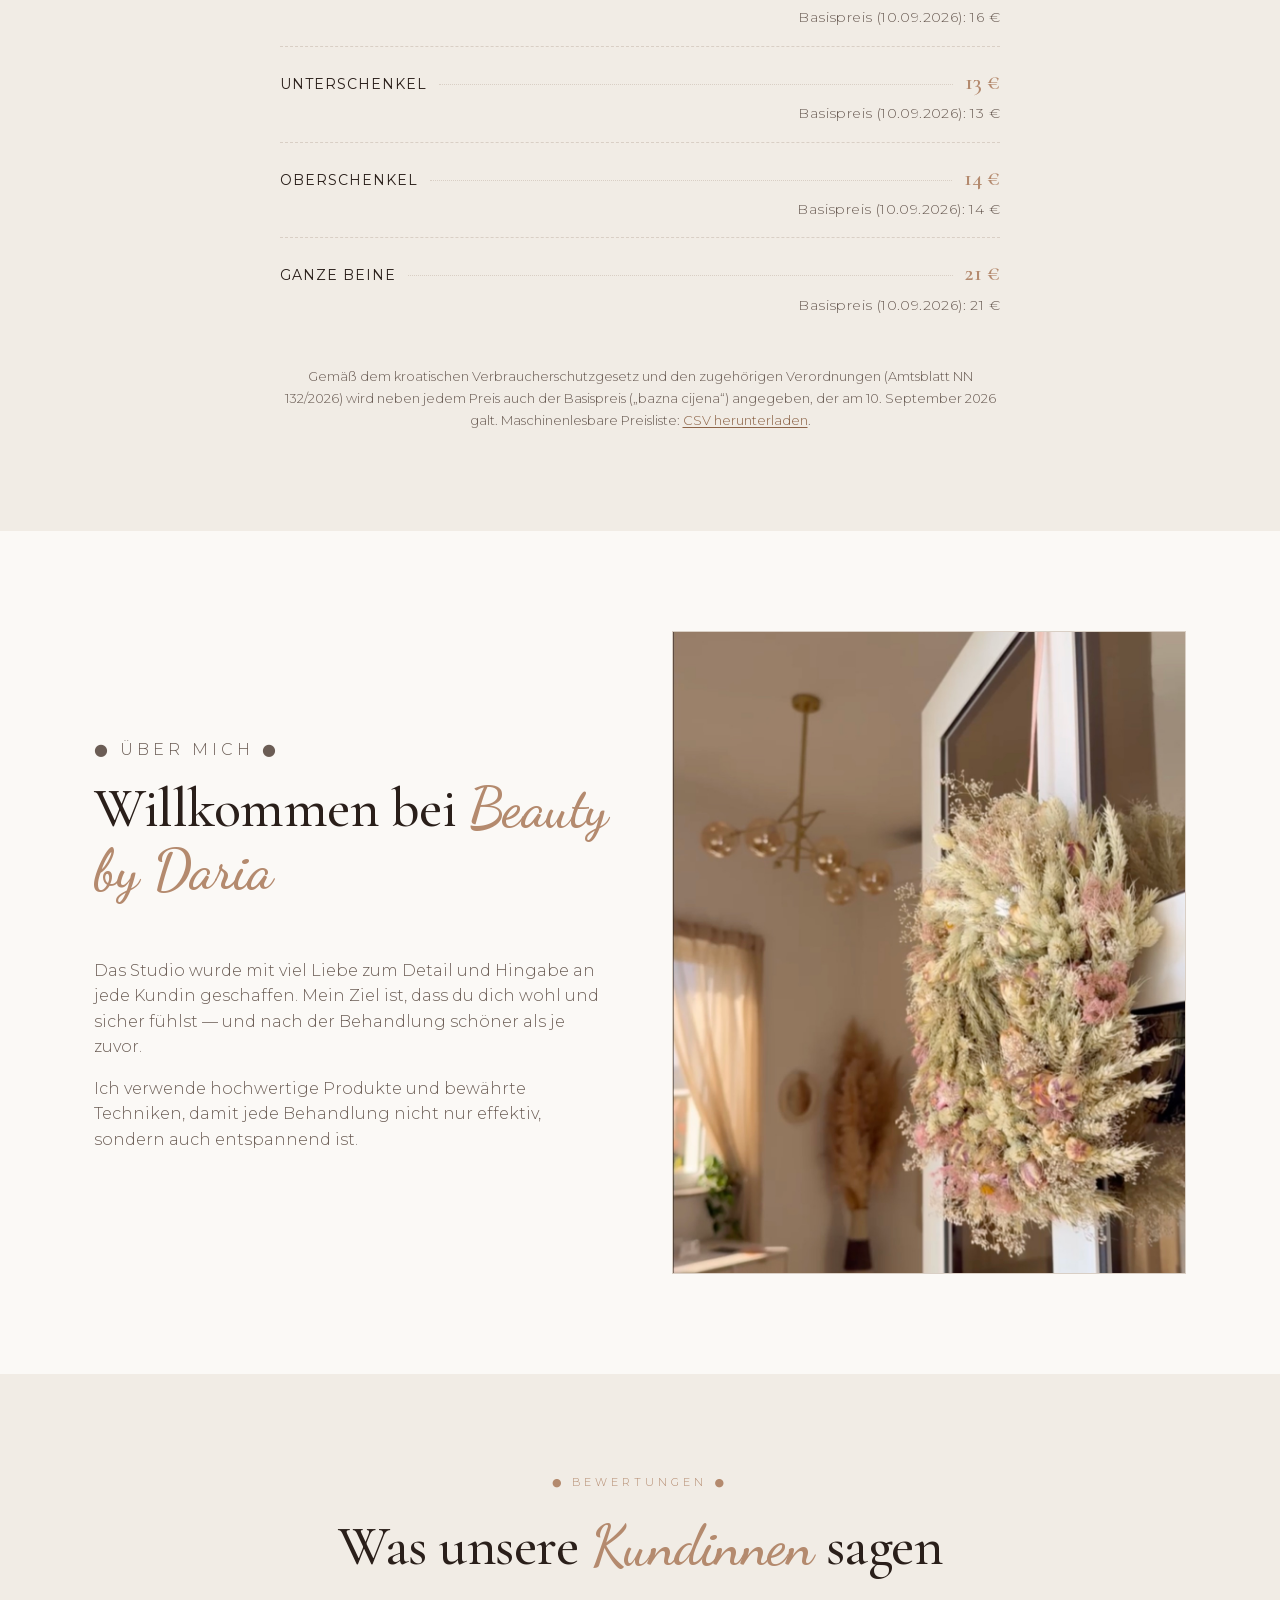
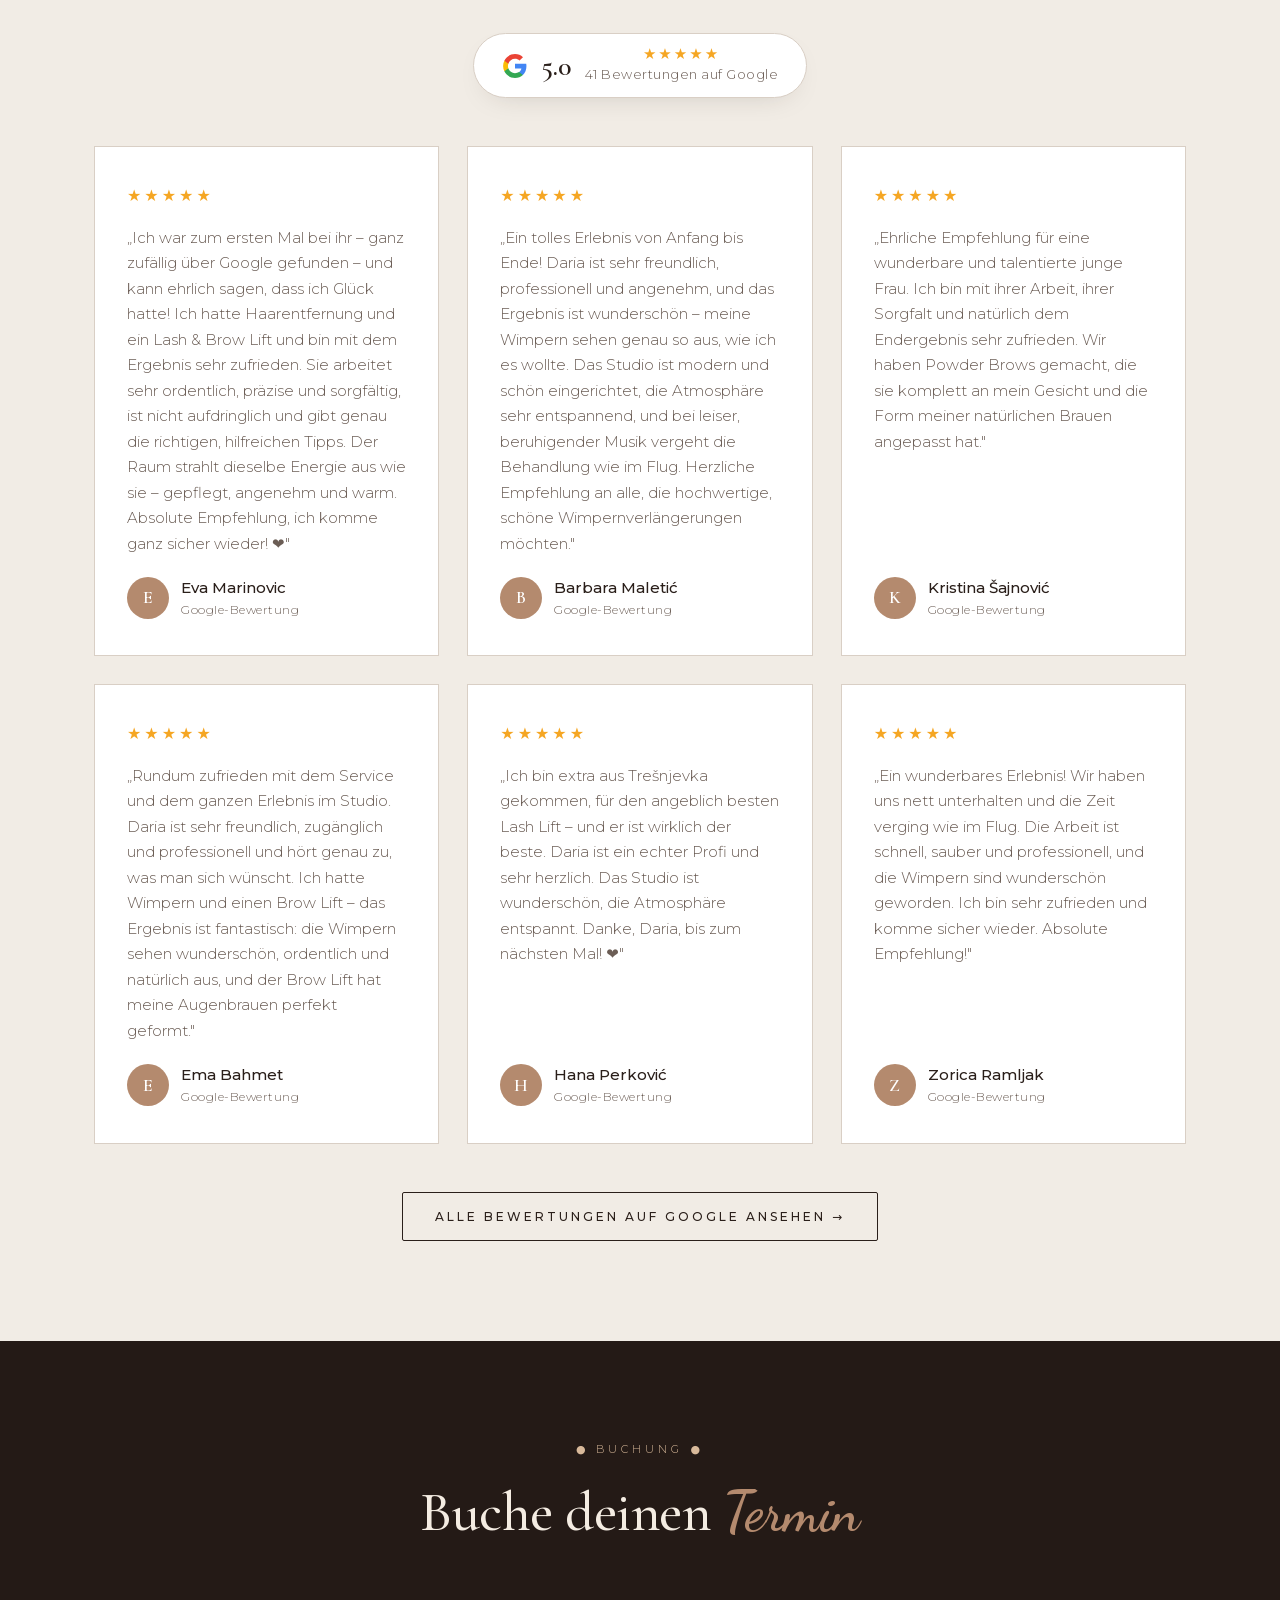
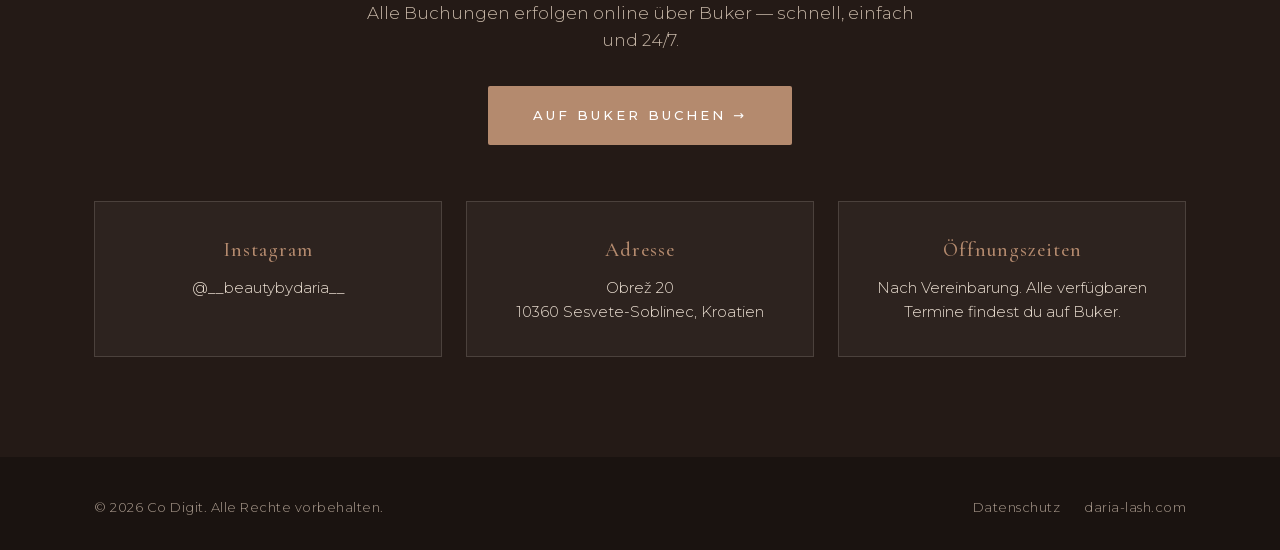
<file: de/index.html>
<!DOCTYPE html>
<html lang="de">
<head>
<meta charset="UTF-8" />
<meta name="viewport" content="width=device-width, initial-scale=1.0" />
<meta name="theme-color" content="#b48a6e">

<title>Beauty by Daria — Beauty Studio Sesvete | Wimpern, Brauen, Haarentfernung</title>
<meta name="description" content="Beauty by Daria — Beauty Studio in Sesvete (Soblinec), Kroatien. Wimpernverlängerung, Lash Lift, Brauen­gestaltung und -laminierung, Permanent Make-up, Threading und professionelle Haarentfernung. Online buchen über Buker.">
<meta name="keywords" content="beauty studio sesvete, wimpernverlängerung zagreb, lash lift, brow lift, permanent make-up, haarentfernung, threading, beauty by daria, soblinec">
<meta name="author" content="Beauty by Daria">
<meta name="robots" content="index,follow">
<link rel="canonical" href="https://daria-lash.com/de/">

<link rel="alternate" hreflang="hr" href="https://daria-lash.com/">
<link rel="alternate" hreflang="en" href="https://daria-lash.com/en/">
<link rel="alternate" hreflang="de" href="https://daria-lash.com/de/">
<link rel="alternate" hreflang="x-default" href="https://daria-lash.com/">

<meta property="og:type" content="website">
<meta property="og:url" content="https://daria-lash.com/de/">
<meta property="og:title" content="Beauty by Daria — Beauty Studio">
<meta property="og:description" content="Wimpern, Brauen, Permanent Make-up und Haarentfernung in gemütlichem Ambiente. Obrež 20, Sesvete-Soblinec. Online buchen.">
<meta property="og:image" content="https://daria-lash.com/images/og-image.jpg">
<meta property="og:image:width" content="1200">
<meta property="og:locale" content="de_DE">
<meta property="og:site_name" content="Beauty by Daria">

<meta name="twitter:card" content="summary_large_image">
<meta name="twitter:title" content="Beauty by Daria — Beauty Studio">
<meta name="twitter:description" content="Wimpern, Brauen, Permanent Make-up und Haarentfernung. Online buchen.">
<meta name="twitter:image" content="https://daria-lash.com/images/og-image.jpg">

<link rel="icon" type="image/png" sizes="32x32" href="../images/favicon-32.png">
<link rel="icon" type="image/png" href="../images/logo.png">
<link rel="apple-touch-icon" sizes="180x180" href="../images/apple-touch-icon.png">

<link rel="preload" as="image" href="../images/logo.png" fetchpriority="high">
<link rel="preload" as="font" type="font/woff2" href="../fonts/cormorant-garamond-500-latin.woff2" crossorigin>
<link rel="preload" as="font" type="font/woff2" href="../fonts/dancing-script-600-latin.woff2" crossorigin>
<link rel="stylesheet" href="../style.css?v=20261121">

<!-- Google Consent Mode v2 — default denied, updated by cookie banner -->
<script>
  window.dataLayer = window.dataLayer || [];
  function gtag(){dataLayer.push(arguments);}
  gtag('consent', 'default', {
    'ad_storage': 'denied',
    'ad_user_data': 'denied',
    'ad_personalization': 'denied',
    'analytics_storage': 'denied',
    'wait_for_update': 500
  });
  try {
    if (localStorage.getItem('cc_consent') === 'granted') {
      gtag('consent', 'update', {
        'ad_storage': 'granted',
        'ad_user_data': 'granted',
        'ad_personalization': 'granted',
        'analytics_storage': 'granted'
      });
    }
  } catch(e) {}
</script>
<!-- Google tag (gtag.js) -->
<script async src="https://www.googletagmanager.com/gtag/js?id=G-LCLEKQPGMX"></script>
<script>
  gtag('js', new Date());
  gtag('config', 'G-LCLEKQPGMX');

  document.addEventListener('click', function(e) {
    var link = e.target.closest('a[href*="buker.hr"]');
    if (link && typeof gtag === 'function') {
      gtag('event', 'click_buker', {
        event_category: 'engagement',
        event_label: link.href
      });
    }
  }, true);
</script>
</head>
<body>

<header class="nav">
  <div class="container nav-inner">
    <a href="/de/" class="brand">
      <img src="../images/logo.png" alt="Beauty by Daria — Beauty Studio">
    </a>
    <nav>
      <a href="#usluge">Leistungen</a>
      <a href="#cjenik">Preisliste</a>
      <a href="#o-meni">Über mich</a>
      <a href="#recenzije">Bewertungen</a>
      <a href="#kontakt">Kontakt</a>
      <span class="lang-switcher">
        <a href="/">HR</a> · <a href="/en/">EN</a> · <a href="/de/" class="active">DE</a>
      </span>
    </nav>
    <a href="https://buker.hr/salon/beauty-by-daria" target="_blank" rel="noopener" class="btn btn-primary nav-cta">Termin buchen</a>
  </div>
</header>

<section id="home" class="hero">
  <div class="container hero-inner">
    <img src="../images/logo.png" alt="Beauty by Daria" class="hero-logo" fetchpriority="high" width="220" height="220">
    <p class="eyebrow">● Beauty Studio ●</p>
    <h1>Wimpern, Brauen &amp; Waxing <em>in Sesvete, Zagreb</em></h1>
    <p class="lead">Eleganz in jedem Detail. Wimpernverlängerung, Brauen­gestaltung, professionelle Haarentfernung und Beauty-Behandlungen in gemütlichem Ambiente. Deine Schönheit — meine Leidenschaft.</p>
    <div class="hero-cta">
      <a href="https://buker.hr/salon/beauty-by-daria" target="_blank" rel="noopener" class="btn btn-primary">Termin buchen</a>
      <a href="#cjenik" class="btn btn-ghost">Preisliste ansehen</a>
    </div>
  </div>
</section>

<section id="usluge" class="section">
  <div class="container">
    <p class="eyebrow center">● Leistungen ●</p>
    <h2 class="center">Was wir anbieten</h2>
    <div class="services">
      <div class="service">
        <div class="service-icon">✦</div>
        <h3>Wimpern</h3>
        <p>Wimpernverlängerung und Lash Lift für einen Wow-Effekt, der bleibt.</p>
      </div>
      <div class="service">
        <div class="service-icon">✦</div>
        <h3>Brauen</h3>
        <p>Formgebung, Färben und Laminierung — passend zu deinem Gesicht.</p>
      </div>
      <div class="service">
        <div class="service-icon">✦</div>
        <h3>Haarentfernung</h3>
        <p>Professionelle Warmwachs-Epilation — schnell, effektiv und hautschonend.</p>
      </div>
    </div>
  </div>
</section>

<section id="cjenik" class="section section-alt">
  <div class="container">
    <p class="eyebrow center">● Preisliste ●</p>
    <h2 class="center">Preisliste der <em>Leistungen</em></h2>
    <div class="pricing">

      <h3 class="price-group">Wimpernverlängerung</h3>
      <ul class="price-list">
        <li><span>Neumodellage</span><span class="dots"></span><span class="price">55 €</span><span class="price-anchor">Basispreis (10.09.2026): 55 €</span></li>
        <li><span>Auffüllen</span><span class="dots"></span><span class="price">35 €</span><span class="price-anchor">Basispreis (10.09.2026): 35 €</span></li>
        <li><span>Entfernung</span><span class="dots"></span><span class="price">10 €</span><span class="price-anchor">Basispreis (10.09.2026): 10 €</span></li>
        <li><span>Schulung mit Starter-Set</span><span class="dots"></span><span class="price">500 €</span><span class="price-anchor">Basispreis (10.09.2026): 500 €</span></li>
      </ul>

      <h3 class="price-group">Lash &amp; Brow Lift</h3>
      <ul class="price-list">
        <li><span>Lash Lift</span><span class="dots"></span><span class="price">35 €</span><span class="price-anchor">Basispreis (10.09.2026): 35 €</span></li>
        <li><span>Wimpern färben</span><span class="dots"></span><span class="price">6 €</span><span class="price-anchor">Basispreis (10.09.2026): 6 €</span></li>
        <li><span>Brow Lift</span><span class="dots"></span><span class="price">30 €</span><span class="price-anchor">Basispreis (10.09.2026): 30 €</span></li>
        <li><span>Brow Lift + Färben</span><span class="dots"></span><span class="price">35 €</span><span class="price-anchor">Basispreis (10.09.2026): 35 €</span></li>
      </ul>

      <h3 class="price-group">Threading</h3>
      <ul class="price-list">
        <li><span>Brauen-Threading</span><span class="dots"></span><span class="price">8 €</span><span class="price-anchor">Basispreis (10.09.2026): 8 €</span></li>
        <li><span>Oberlippen-Threading</span><span class="dots"></span><span class="price">6 €</span><span class="price-anchor">Basispreis (10.09.2026): 6 €</span></li>
        <li><span>Kinn-Threading</span><span class="dots"></span><span class="price">5 €</span><span class="price-anchor">Basispreis (10.09.2026): 5 €</span></li>
      </ul>

      <h3 class="price-group">Permanent Make-up</h3>
      <ul class="price-list">
        <li><span>Powder Brows</span><span class="dots"></span><span class="price">150 €</span><span class="price-anchor">Basispreis (10.09.2026): 150 €</span></li>
        <li><span>Nachbesserung nach 12 Monaten</span><span class="dots"></span><span class="price">100 €</span><span class="price-anchor">Basispreis (10.09.2026): 100 €</span></li>
        <li><span>Permanent Lips</span><span class="dots"></span><span class="price">200 €</span><span class="price-anchor">Basispreis (10.09.2026): 200 €</span></li>
        <li><span>Lippen-Nachbesserung</span><span class="dots"></span><span class="price">100 €</span><span class="price-anchor">Basispreis (10.09.2026): 100 €</span></li>
      </ul>

      <h3 class="price-group">Thermodecke</h3>
      <ul class="price-list">
        <li><span>1 Behandlung</span><span class="dots"></span><span class="price">20 €</span><span class="price-anchor">Basispreis (10.09.2026): 20 €</span></li>
      </ul>

      <h3 class="price-group">Haarentfernung</h3>
      <ul class="price-list">
        <li><span>Kinn</span><span class="dots"></span><span class="price">6 €</span><span class="price-anchor">Basispreis (10.09.2026): 6 €</span></li>
        <li><span>Oberlippe</span><span class="dots"></span><span class="price">7 €</span><span class="price-anchor">Basispreis (10.09.2026): 7 €</span></li>
        <li><span>Achseln</span><span class="dots"></span><span class="price">9 €</span><span class="price-anchor">Basispreis (10.09.2026): 9 €</span></li>
        <li><span>Halbe Arme</span><span class="dots"></span><span class="price">10 €</span><span class="price-anchor">Basispreis (10.09.2026): 10 €</span></li>
        <li><span>Ganze Arme</span><span class="dots"></span><span class="price">13 €</span><span class="price-anchor">Basispreis (10.09.2026): 13 €</span></li>
        <li><span>Bikini</span><span class="dots"></span><span class="price">10 €</span><span class="price-anchor">Basispreis (10.09.2026): 10 €</span></li>
        <li><span>Brazilian</span><span class="dots"></span><span class="price">16 €</span><span class="price-anchor">Basispreis (10.09.2026): 16 €</span></li>
        <li><span>Unterschenkel</span><span class="dots"></span><span class="price">13 €</span><span class="price-anchor">Basispreis (10.09.2026): 13 €</span></li>
        <li><span>Oberschenkel</span><span class="dots"></span><span class="price">14 €</span><span class="price-anchor">Basispreis (10.09.2026): 14 €</span></li>
        <li><span>Ganze Beine</span><span class="dots"></span><span class="price">21 €</span><span class="price-anchor">Basispreis (10.09.2026): 21 €</span></li>
      </ul>

    </div>
    <p class="price-note">Gemäß dem kroatischen Verbraucherschutzgesetz und den zugehörigen Verordnungen (Amtsblatt NN 132/2026) wird neben jedem Preis auch der Basispreis („bazna cijena“) angegeben, der am 10. September 2026 galt. Maschinenlesbare Preisliste: <a href="../cjenik/99025973_27718974341_Kozmeticki_salon_Obrez_20_Sesvete-Soblinec_Beauty_by_Daria_1_USLUGE_1_20261117_2007.csv">CSV herunterladen</a>.</p>
  </div>
</section>

<section id="o-meni" class="section">
  <div class="container about">
    <div class="about-text">
      <p class="eyebrow">● Über mich ●</p>
      <h2>Willkommen bei <em>Beauty by Daria</em></h2>
      <p>Das Studio wurde mit viel Liebe zum Detail und Hingabe an jede Kundin geschaffen. Mein Ziel ist, dass du dich wohl und sicher fühlst — und nach der Behandlung schöner als je zuvor.</p>
      <p>Ich verwende hochwertige Produkte und bewährte Techniken, damit jede Behandlung nicht nur effektiv, sondern auch entspannend ist.</p>
    </div>
    <div class="about-img" aria-hidden="true"></div>
  </div>
</section>

<section id="recenzije" class="section section-alt">
  <div class="container">
    <p class="eyebrow center">● Bewertungen ●</p>
    <h2 class="center">Was unsere <em>Kundinnen</em> sagen</h2>
    <div class="reviews-head">
      <a class="reviews-badge" href="https://www.google.com/maps?cid=6743832913942023737" target="_blank" rel="noopener" aria-label="Google-Bewertungen ansehen">
        <svg class="g-logo" viewBox="0 0 48 48" aria-hidden="true"><path fill="#4285F4" d="M45.12 24.5c0-1.56-.14-3.06-.4-4.5H24v8.51h11.84c-.51 2.75-2.06 5.08-4.39 6.64v5.52h7.11c4.16-3.83 6.56-9.47 6.56-16.17z"/><path fill="#34A853" d="M24 46c5.94 0 10.92-1.97 14.56-5.33l-7.11-5.52c-1.97 1.32-4.49 2.1-7.45 2.1-5.73 0-10.58-3.87-12.31-9.07H4.34v5.7C7.96 41.07 15.4 46 24 46z"/><path fill="#FBBC05" d="M11.69 28.18C11.25 26.86 11 25.45 11 24s.25-2.86.69-4.18v-5.7H4.34C2.85 17.09 2 20.45 2 24s.85 6.91 2.34 9.88l7.35-5.7z"/><path fill="#EA4335" d="M24 10.75c3.23 0 6.13 1.11 8.41 3.29l6.31-6.31C34.91 4.18 29.93 2 24 2 15.4 2 7.96 6.93 4.34 14.12l7.35 5.7c1.73-5.2 6.58-9.07 12.31-9.07z"/></svg>
        <span class="rb-score">5.0</span>
        <span style="display:flex;flex-direction:column;gap:3px">
          <span class="rb-stars">★★★★★</span>
          <span class="rb-count">41 Bewertungen auf Google</span>
        </span>
      </a>
    </div>
    <div class="reviews">
      <div class="review-card">
        <div class="review-stars">★★★★★</div>
        <p class="review-text">„Ich war zum ersten Mal bei ihr – ganz zufällig über Google gefunden – und kann ehrlich sagen, dass ich Glück hatte! Ich hatte Haarentfernung und ein Lash &amp; Brow Lift und bin mit dem Ergebnis sehr zufrieden. Sie arbeitet sehr ordentlich, präzise und sorgfältig, ist nicht aufdringlich und gibt genau die richtigen, hilfreichen Tipps. Der Raum strahlt dieselbe Energie aus wie sie – gepflegt, angenehm und warm. Absolute Empfehlung, ich komme ganz sicher wieder! ❤️"</p>
        <div class="review-author">
          <div class="review-avatar">E</div>
          <div>
            <div class="review-name">Eva Marinovic</div>
            <div class="review-src">Google-Bewertung</div>
          </div>
        </div>
      </div>
      <div class="review-card">
        <div class="review-stars">★★★★★</div>
        <p class="review-text">„Ein tolles Erlebnis von Anfang bis Ende! Daria ist sehr freundlich, professionell und angenehm, und das Ergebnis ist wunderschön – meine Wimpern sehen genau so aus, wie ich es wollte. Das Studio ist modern und schön eingerichtet, die Atmosphäre sehr entspannend, und bei leiser, beruhigender Musik vergeht die Behandlung wie im Flug. Herzliche Empfehlung an alle, die hochwertige, schöne Wimpernverlängerungen möchten."</p>
        <div class="review-author">
          <div class="review-avatar">B</div>
          <div>
            <div class="review-name">Barbara Maletić</div>
            <div class="review-src">Google-Bewertung</div>
          </div>
        </div>
      </div>
      <div class="review-card">
        <div class="review-stars">★★★★★</div>
        <p class="review-text">„Ehrliche Empfehlung für eine wunderbare und talentierte junge Frau. Ich bin mit ihrer Arbeit, ihrer Sorgfalt und natürlich dem Endergebnis sehr zufrieden. Wir haben Powder Brows gemacht, die sie komplett an mein Gesicht und die Form meiner natürlichen Brauen angepasst hat."</p>
        <div class="review-author">
          <div class="review-avatar">K</div>
          <div>
            <div class="review-name">Kristina Šajnović</div>
            <div class="review-src">Google-Bewertung</div>
          </div>
        </div>
      </div>
      <div class="review-card">
        <div class="review-stars">★★★★★</div>
        <p class="review-text">„Rundum zufrieden mit dem Service und dem ganzen Erlebnis im Studio. Daria ist sehr freundlich, zugänglich und professionell und hört genau zu, was man sich wünscht. Ich hatte Wimpern und einen Brow Lift – das Ergebnis ist fantastisch: die Wimpern sehen wunderschön, ordentlich und natürlich aus, und der Brow Lift hat meine Augenbrauen perfekt geformt."</p>
        <div class="review-author">
          <div class="review-avatar">E</div>
          <div>
            <div class="review-name">Ema Bahmet</div>
            <div class="review-src">Google-Bewertung</div>
          </div>
        </div>
      </div>
      <div class="review-card">
        <div class="review-stars">★★★★★</div>
        <p class="review-text">„Ich bin extra aus Trešnjevka gekommen, für den angeblich besten Lash Lift – und er ist wirklich der beste. Daria ist ein echter Profi und sehr herzlich. Das Studio ist wunderschön, die Atmosphäre entspannt. Danke, Daria, bis zum nächsten Mal! ❤️"</p>
        <div class="review-author">
          <div class="review-avatar">H</div>
          <div>
            <div class="review-name">Hana Perković</div>
            <div class="review-src">Google-Bewertung</div>
          </div>
        </div>
      </div>
      <div class="review-card">
        <div class="review-stars">★★★★★</div>
        <p class="review-text">„Ein wunderbares Erlebnis! Wir haben uns nett unterhalten und die Zeit verging wie im Flug. Die Arbeit ist schnell, sauber und professionell, und die Wimpern sind wunderschön geworden. Ich bin sehr zufrieden und komme sicher wieder. Absolute Empfehlung!"</p>
        <div class="review-author">
          <div class="review-avatar">Z</div>
          <div>
            <div class="review-name">Zorica Ramljak</div>
            <div class="review-src">Google-Bewertung</div>
          </div>
        </div>
      </div>
    </div>
    <div class="reviews-cta">
      <a href="https://www.google.com/maps?cid=6743832913942023737" target="_blank" rel="noopener" class="btn btn-ghost">Alle Bewertungen auf Google ansehen →</a>
    </div>
  </div>
</section>

<section id="kontakt" class="section section-dark">
  <div class="container">
    <p class="eyebrow center light">● Buchung ●</p>
    <h2 class="center light">Buche deinen <em>Termin</em></h2>
    <p class="center lead-dark">Alle Buchungen erfolgen online über Buker — schnell, einfach und 24/7.</p>
    <div class="center" style="margin:32px 0 56px">
      <a href="https://buker.hr/salon/beauty-by-daria" target="_blank" rel="noopener" class="btn btn-primary btn-lg">Auf Buker buchen →</a>
    </div>
    <div class="contact-grid">
      <div class="contact-card">
        <h4>Instagram</h4>
        <p><a href="https://www.instagram.com/__beautybydaria__?igsh=MWc0a2Zta2Rlb2czYg%3D%3D&utm_source=qr" target="_blank" rel="noopener">@__beautybydaria__</a></p>
      </div>
      <div class="contact-card">
        <h4>Adresse</h4>
        <p><a href="https://maps.google.com/?q=Obre%C5%BE+20,+10360+Sesvete-Soblinec" target="_blank" rel="noopener">Obrež 20<br>10360 Sesvete-Soblinec, Kroatien</a></p>
      </div>
      <div class="contact-card">
        <h4>Öffnungszeiten</h4>
        <p>Nach Vereinbarung. Alle verfügbaren Termine findest du auf <a href="https://buker.hr/salon/beauty-by-daria" target="_blank" rel="noopener">Buker</a>.</p>
      </div>
    </div>
  </div>
</section>

<footer class="footer">
  <div class="container footer-inner">
    <div class="footer-meta">
      <p>© <span id="year"></span> <a href="https://codigit.hr" target="_blank" rel="noopener">Co Digit</a>. Alle Rechte vorbehalten.</p>
      <p class="footer-legal"><a href="/de/datenschutz.html">Datenschutz</a><a href="https://daria-lash.com/de/">daria-lash.com</a></p>
    </div>
  </div>
</footer>

<!-- Cookie consent banner -->
<div id="cc-banner" style="display:none;position:fixed;bottom:0;left:0;right:0;background:#241a16;color:#f4ece2;padding:20px 24px;z-index:1000;box-shadow:0 -4px 24px rgba(0,0,0,.2);font-size:14px;line-height:1.5">
  <div style="max-width:1140px;margin:0 auto;display:flex;flex-wrap:wrap;align-items:center;gap:16px;justify-content:space-between">
    <p style="flex:1;min-width:260px;margin:0">
      Wir verwenden Cookies für Analyse und Anzeigenmessung. Sie können alle oder nur die notwendigen akzeptieren. Details in unserer <a href="/de/datenschutz.html" style="color:#b48a6e;text-decoration:underline">Datenschutzerklärung</a>.
    </p>
    <div style="display:flex;gap:8px;flex-wrap:wrap">
      <button id="cc-reject" style="padding:10px 20px;border:1px solid #6b5d55;background:transparent;color:#f4ece2;font-family:inherit;font-size:12px;letter-spacing:2px;text-transform:uppercase;cursor:pointer;border-radius:2px">Ablehnen</button>
      <button id="cc-accept" style="padding:10px 20px;border:none;background:#b48a6e;color:#fff;font-family:inherit;font-size:12px;letter-spacing:2px;text-transform:uppercase;cursor:pointer;border-radius:2px">Alle akzeptieren</button>
    </div>
  </div>
</div>

<button class="back-to-top" aria-label="Nach oben" onclick="window.scrollTo({top:0,behavior:'smooth'})">↑</button>

<script>
  document.getElementById('year').textContent = new Date().getFullYear();
  const btt = document.querySelector('.back-to-top');
  let bttTick = false;
  window.addEventListener('scroll', () => { if (bttTick) return; bttTick = true; requestAnimationFrame(() => { btt.classList.toggle('visible', window.scrollY > 400); bttTick = false; }); }, { passive: true });
  document.querySelectorAll('a[href^="#"]').forEach(a => {
    a.addEventListener('click', e => {
      const t = document.querySelector(a.getAttribute('href'));
      if (t) { e.preventDefault(); t.scrollIntoView({behavior:'smooth', block:'start'}); }
    });
  });

  // Cookie consent banner
  (function(){
    var banner = document.getElementById('cc-banner');
    if (!banner) return;
    try {
      if (!localStorage.getItem('cc_consent')) banner.style.display = 'block';
    } catch(e) { banner.style.display = 'block'; }
    document.getElementById('cc-accept').addEventListener('click', function(){
      try { localStorage.setItem('cc_consent', 'granted'); } catch(e) {}
      if (typeof gtag === 'function') {
        gtag('consent', 'update', {
          ad_storage: 'granted', ad_user_data: 'granted',
          ad_personalization: 'granted', analytics_storage: 'granted'
        });
      }
      banner.style.display = 'none';
    });
    document.getElementById('cc-reject').addEventListener('click', function(){
      try { localStorage.setItem('cc_consent', 'denied'); } catch(e) {}
      banner.style.display = 'none';
    });
  })();
</script>
</body>
</html>
</file>
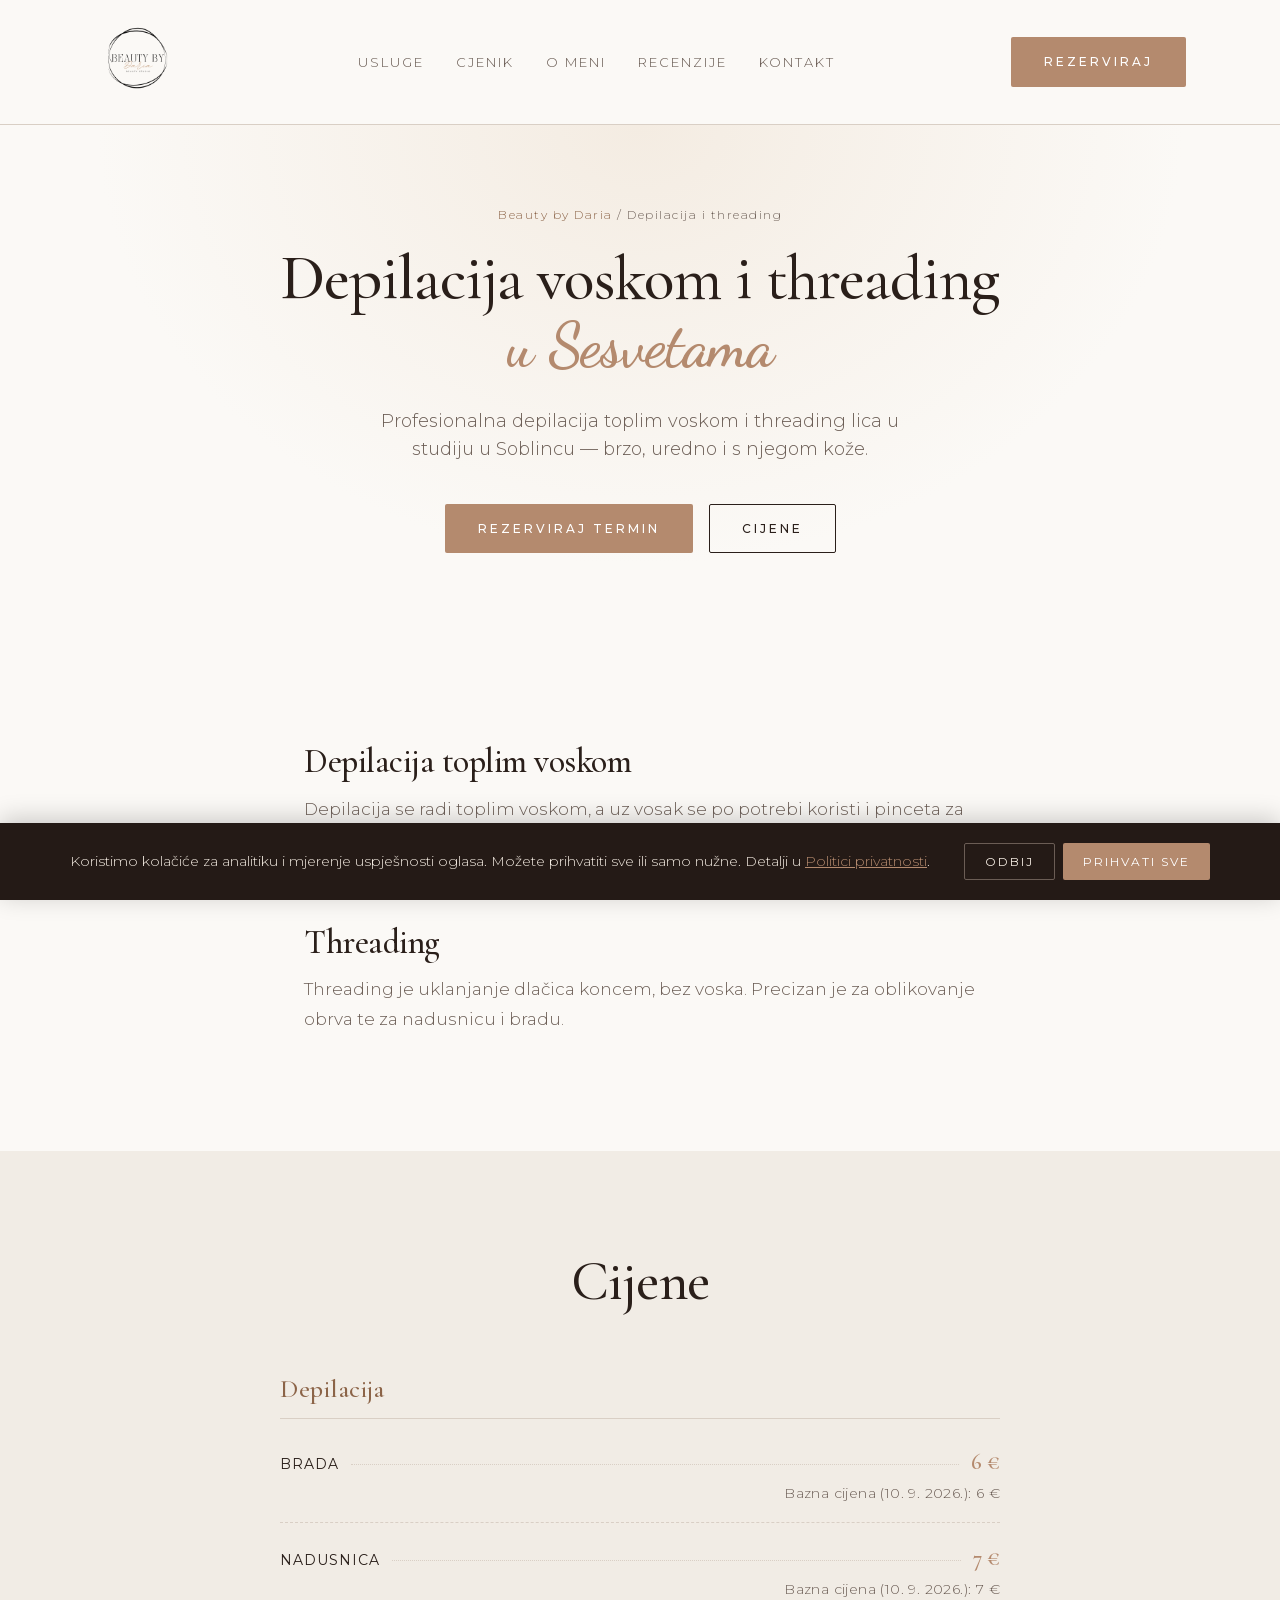
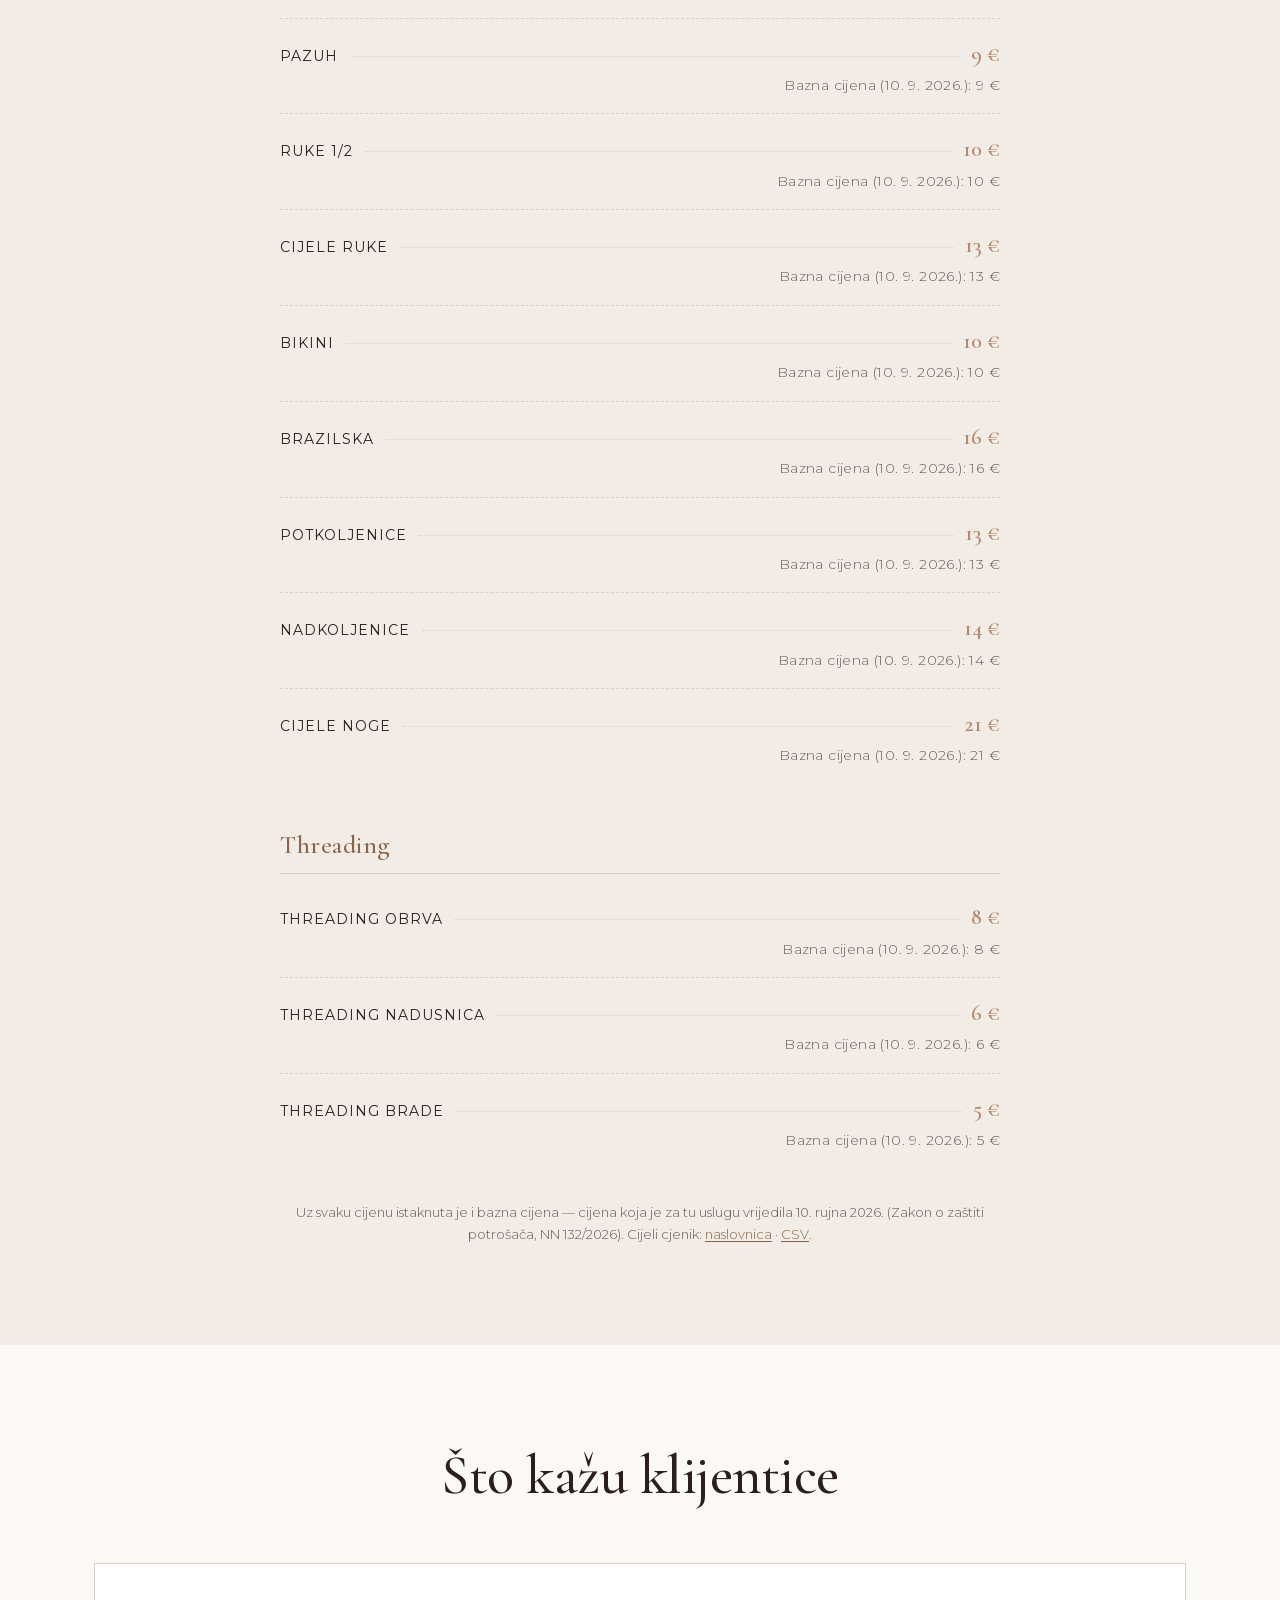
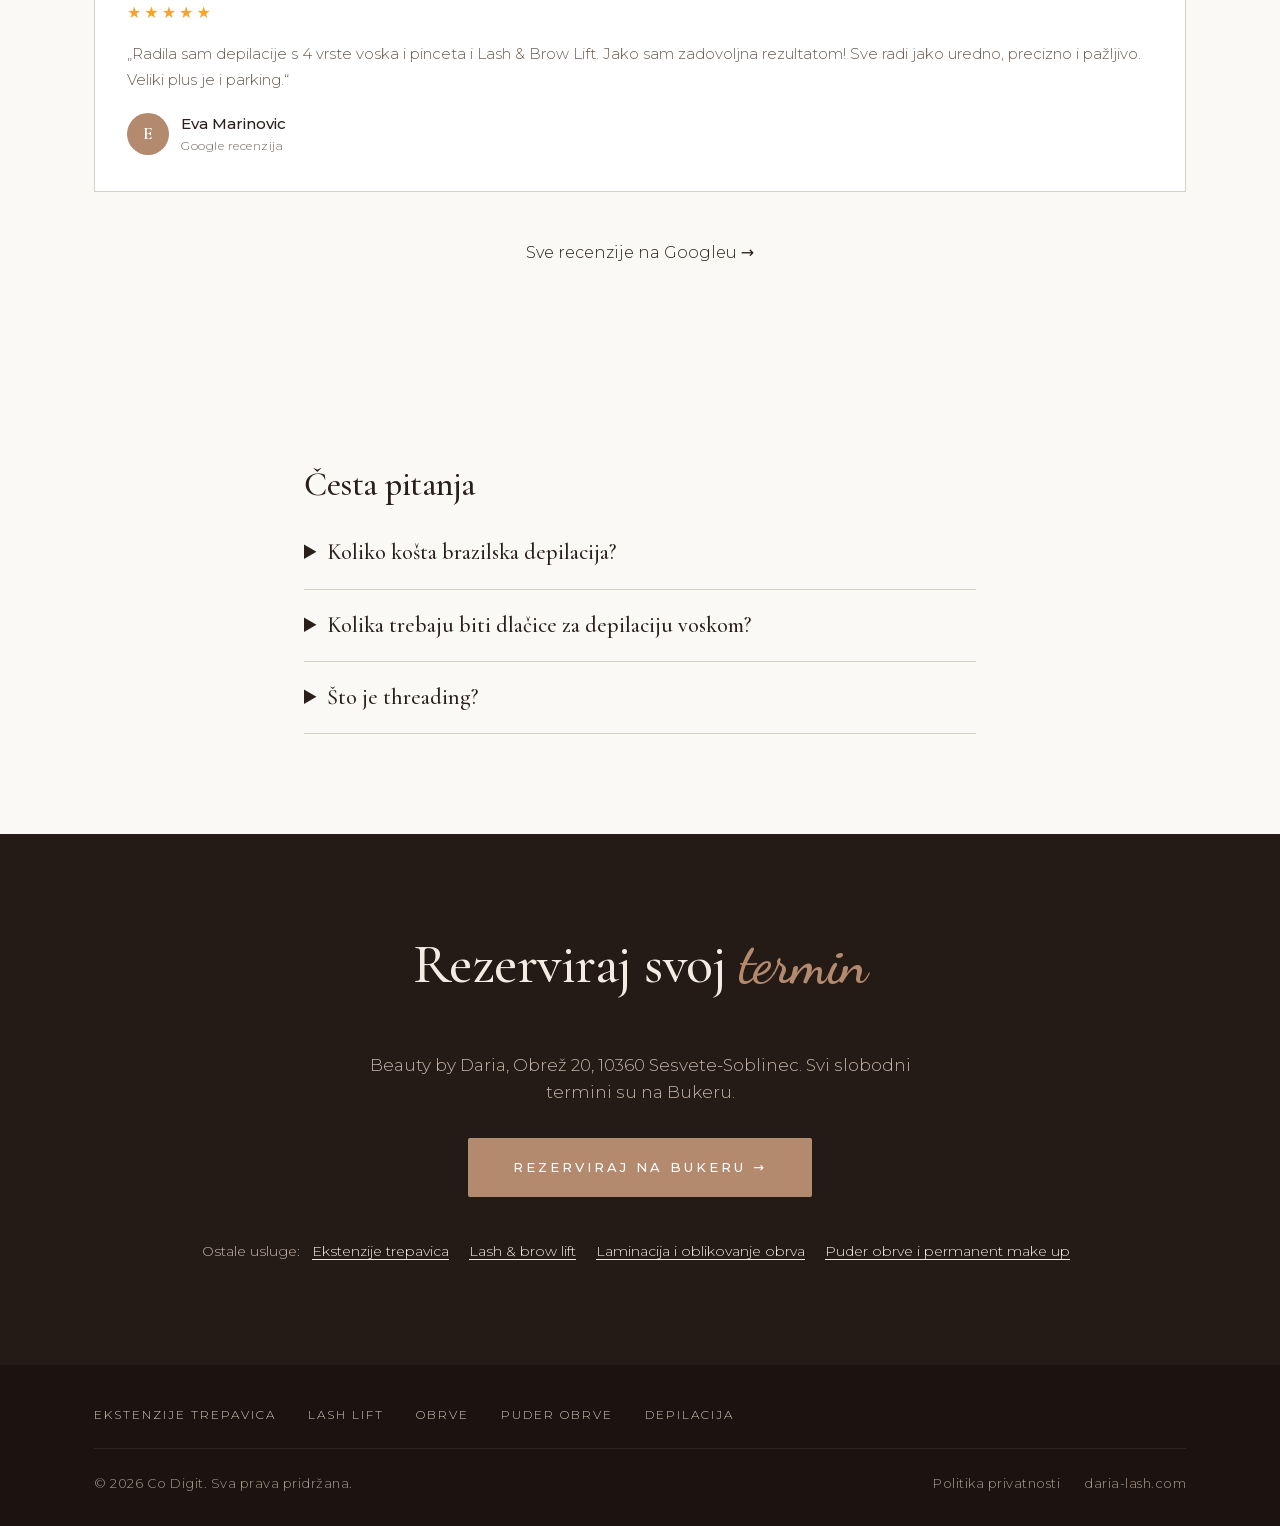
<file: depilacija/index.html>
<!DOCTYPE html>
<html lang="hr">
<head>
<meta charset="UTF-8" />
<meta name="viewport" content="width=device-width, initial-scale=1.0" />
<meta name="theme-color" content="#b48a6e">

<meta name="msvalidate.01" content="DCB5E7050697FEF25E01605934E1B2C3">
<title>Depilacija voskom Sesvete | Brazilska, noge, threading — Beauty by Daria</title>
<meta name="description" content="Depilacija toplim voskom u Sesvetama (Soblinec): brazilska 16 €, cijele noge 21 €, pazuh 9 €, nadusnica 7 €. Threading obrva 8 €. Rezerviraj online.">
<meta name="robots" content="index,follow">
<link rel="canonical" href="https://daria-lash.com/depilacija/">
<meta property="og:type" content="website">
<meta property="og:url" content="https://daria-lash.com/depilacija/">
<meta property="og:title" content="Depilacija voskom Sesvete | Brazilska, noge, threading — Beauty by Daria">
<meta property="og:description" content="Depilacija toplim voskom u Sesvetama (Soblinec): brazilska 16 €, cijele noge 21 €, pazuh 9 €, nadusnica 7 €. Threading obrva 8 €. Rezerviraj online.">
<meta property="og:image" content="https://daria-lash.com/images/og-image.jpg">
<meta property="og:locale" content="hr_HR">
<meta property="og:site_name" content="Beauty by Daria">
<link rel="icon" type="image/png" sizes="32x32" href="/images/favicon-32.png">
<link rel="apple-touch-icon" sizes="180x180" href="/images/apple-touch-icon.png">
<link rel="preload" as="font" type="font/woff2" href="/fonts/cormorant-garamond-500-latin.woff2" crossorigin>
<link rel="stylesheet" href="/style.css?v=20261121">
<script type="application/ld+json">[{"@context": "https://schema.org", "@type": "Service", "name": "Depilacija voskom i threading u Sesvetama", "url": "https://daria-lash.com/depilacija/", "areaServed": ["Sesvete", "Zagreb"], "provider": {"@type": "BeautySalon", "name": "Beauty by Daria", "url": "https://daria-lash.com/", "address": {"@type": "PostalAddress", "streetAddress": "Obrež 20", "postalCode": "10360", "addressLocality": "Sesvete-Soblinec", "addressCountry": "HR"}}, "offers": [{"@type": "Offer", "name": "Brada", "price": "6", "priceCurrency": "EUR"}, {"@type": "Offer", "name": "Nadusnica", "price": "7", "priceCurrency": "EUR"}, {"@type": "Offer", "name": "Pazuh", "price": "9", "priceCurrency": "EUR"}, {"@type": "Offer", "name": "Ruke 1/2", "price": "10", "priceCurrency": "EUR"}, {"@type": "Offer", "name": "Cijele ruke", "price": "13", "priceCurrency": "EUR"}, {"@type": "Offer", "name": "Bikini", "price": "10", "priceCurrency": "EUR"}, {"@type": "Offer", "name": "Brazilska", "price": "16", "priceCurrency": "EUR"}, {"@type": "Offer", "name": "Potkoljenice", "price": "13", "priceCurrency": "EUR"}, {"@type": "Offer", "name": "Nadkoljenice", "price": "14", "priceCurrency": "EUR"}, {"@type": "Offer", "name": "Cijele noge", "price": "21", "priceCurrency": "EUR"}, {"@type": "Offer", "name": "Threading obrva", "price": "8", "priceCurrency": "EUR"}, {"@type": "Offer", "name": "Threading nadusnica", "price": "6", "priceCurrency": "EUR"}, {"@type": "Offer", "name": "Threading brade", "price": "5", "priceCurrency": "EUR"}]}, {"@context": "https://schema.org", "@type": "BreadcrumbList", "itemListElement": [{"@type": "ListItem", "position": 1, "name": "Beauty by Daria", "item": "https://daria-lash.com/"}, {"@type": "ListItem", "position": 2, "name": "Depilacija i threading", "item": "https://daria-lash.com/depilacija/"}]}, {"@context": "https://schema.org", "@type": "FAQPage", "mainEntity": [{"@type": "Question", "name": "Koliko košta brazilska depilacija?", "acceptedAnswer": {"@type": "Answer", "text": "Brazilska depilacija je 16 €, bikini 10 €, cijele noge 21 €, a pazuh 9 €. Sve cijene su u cjeniku ispod."}}, {"@type": "Question", "name": "Kolika trebaju biti dlačice za depilaciju voskom?", "acceptedAnswer": {"@type": "Answer", "text": "Vosak najbolje hvata dlačice od nekoliko milimetara, pa je najbolje ne brijati se nekoliko dana prije termina."}}, {"@type": "Question", "name": "Što je threading?", "acceptedAnswer": {"@type": "Answer", "text": "Threading je uklanjanje dlačica koncem. Koristi se za obrve, nadusnicu i bradu."}}]}]</script>
<script>
  window.dataLayer = window.dataLayer || [];
  function gtag(){dataLayer.push(arguments);}
  gtag('consent', 'default', {
    'ad_storage': 'denied',
    'ad_user_data': 'denied',
    'ad_personalization': 'denied',
    'analytics_storage': 'denied',
    'wait_for_update': 500
  });
  try {
    if (localStorage.getItem('cc_consent') === 'granted') {
      gtag('consent', 'update', {
        'ad_storage': 'granted',
        'ad_user_data': 'granted',
        'ad_personalization': 'granted',
        'analytics_storage': 'granted'
      });
    }
  } catch(e) {}
</script>
<!-- Google tag (gtag.js) -->
<script async src="https://www.googletagmanager.com/gtag/js?id=G-LCLEKQPGMX"></script>
<script>
  gtag('js', new Date());
  gtag('config', 'G-LCLEKQPGMX');

  document.addEventListener('click', function(e) {
    var link = e.target.closest('a[href*="buker.hr"]');
    if (link && typeof gtag === 'function') {
      gtag('event', 'click_buker', {
        event_category: 'engagement',
        event_label: link.href
      });
    }
  }, true);
</script>
</head>
<body>

<header class="nav">
  <div class="container nav-inner">
    <a href="/" class="brand">
      <img src="/images/logo.png" alt="Beauty by Daria — Beauty Studio">
    </a>
    <nav>
      <a href="/#usluge">Usluge</a>
      <a href="/#cjenik">Cjenik</a>
      <a href="/#o-meni">O meni</a>
      <a href="/#recenzije">Recenzije</a>
      <a href="/#kontakt">Kontakt</a>
    </nav>
    <a href="https://buker.hr/salon/beauty-by-daria" target="_blank" rel="noopener" class="btn btn-primary nav-cta">Rezerviraj</a>
  </div>
</header>

<main>
<section class="hero hero-sub">
  <div class="container hero-inner">
    <p class="breadcrumb"><a href="/">Beauty by Daria</a> / Depilacija i threading</p>
    <h1>Depilacija voskom i threading <em>u Sesvetama</em></h1>
    <p class="lead">Profesionalna depilacija toplim voskom i threading lica u studiju u Soblincu — brzo, uredno i s njegom kože.</p>
    <div class="hero-cta">
      <a href="https://buker.hr/salon/beauty-by-daria" target="_blank" rel="noopener" class="btn btn-primary">Rezerviraj termin</a>
      <a href="#cijene" class="btn btn-ghost">Cijene</a>
    </div>
  </div>
</section>

<section class="section">
  <div class="container prose">
      <h2>Depilacija toplim voskom</h2>
      <p>Depilacija se radi toplim voskom, a uz vosak se po potrebi koristi i pinceta za fine dlačice. Radim depilaciju lica, ruku, pazuha, bikini i brazilsku depilaciju te depilaciju nogu.</p>
      <h2>Threading</h2>
      <p>Threading je uklanjanje dlačica koncem, bez voska. Precizan je za oblikovanje obrva te za nadusnicu i bradu.</p>
  </div>
</section>

<section id="cijene" class="section section-alt">
  <div class="container">
    <h2 class="center">Cijene</h2>
    <div class="pricing">
      <h3 class="price-group">Depilacija</h3>
      <ul class="price-list">
        <li><span>Brada</span><span class="dots"></span><span class="price">6 €</span><span class="price-anchor">Bazna cijena (10. 9. 2026.): 6 €</span></li>
        <li><span>Nadusnica</span><span class="dots"></span><span class="price">7 €</span><span class="price-anchor">Bazna cijena (10. 9. 2026.): 7 €</span></li>
        <li><span>Pazuh</span><span class="dots"></span><span class="price">9 €</span><span class="price-anchor">Bazna cijena (10. 9. 2026.): 9 €</span></li>
        <li><span>Ruke 1/2</span><span class="dots"></span><span class="price">10 €</span><span class="price-anchor">Bazna cijena (10. 9. 2026.): 10 €</span></li>
        <li><span>Cijele ruke</span><span class="dots"></span><span class="price">13 €</span><span class="price-anchor">Bazna cijena (10. 9. 2026.): 13 €</span></li>
        <li><span>Bikini</span><span class="dots"></span><span class="price">10 €</span><span class="price-anchor">Bazna cijena (10. 9. 2026.): 10 €</span></li>
        <li><span>Brazilska</span><span class="dots"></span><span class="price">16 €</span><span class="price-anchor">Bazna cijena (10. 9. 2026.): 16 €</span></li>
        <li><span>Potkoljenice</span><span class="dots"></span><span class="price">13 €</span><span class="price-anchor">Bazna cijena (10. 9. 2026.): 13 €</span></li>
        <li><span>Nadkoljenice</span><span class="dots"></span><span class="price">14 €</span><span class="price-anchor">Bazna cijena (10. 9. 2026.): 14 €</span></li>
        <li><span>Cijele noge</span><span class="dots"></span><span class="price">21 €</span><span class="price-anchor">Bazna cijena (10. 9. 2026.): 21 €</span></li>
      
      </ul>
      <h3 class="price-group">Threading</h3>
      <ul class="price-list">
        <li><span>Threading obrva</span><span class="dots"></span><span class="price">8 €</span><span class="price-anchor">Bazna cijena (10. 9. 2026.): 8 €</span></li>
        <li><span>Threading nadusnica</span><span class="dots"></span><span class="price">6 €</span><span class="price-anchor">Bazna cijena (10. 9. 2026.): 6 €</span></li>
        <li><span>Threading brade</span><span class="dots"></span><span class="price">5 €</span><span class="price-anchor">Bazna cijena (10. 9. 2026.): 5 €</span></li>
      
      </ul>
    </div>
    <p class="price-note">Uz svaku cijenu istaknuta je i bazna cijena — cijena koja je za tu uslugu vrijedila 10. rujna 2026. (Zakon o zaštiti potrošača, NN 132/2026). Cijeli cjenik: <a href="/#cjenik">naslovnica</a> · <a href="/cjenik/">CSV</a>.</p>
  </div>
</section>

<section class="section">
  <div class="container">
    <h2 class="center">Što kažu klijentice</h2>
    <div class="reviews">
      <div class="review-card">
        <div class="review-stars">★★★★★</div>
        <p class="review-text">„Radila sam depilacije s 4 vrste voska i pinceta i Lash &amp; Brow Lift. Jako sam zadovoljna rezultatom! Sve radi jako uredno, precizno i pažljivo. Veliki plus je i parking.“</p>
        <div class="review-author">
          <div class="review-avatar">E</div>
          <div>
            <div class="review-name">Eva Marinovic</div>
            <div class="review-src">Google recenzija</div>
          </div>
        </div>
      </div>
    </div>
    <p class="center"><a href="https://www.google.com/maps?cid=6743832913942023737" target="_blank" rel="noopener">Sve recenzije na Googleu →</a></p>
  </div>
</section>

<section class="section">
  <div class="container prose">
    <h2>Česta pitanja</h2>
      <details class="faq-item"><summary>Koliko košta brazilska depilacija?</summary><p>Brazilska depilacija je 16 €, bikini 10 €, cijele noge 21 €, a pazuh 9 €. Sve cijene su u cjeniku ispod.</p></details>
      <details class="faq-item"><summary>Kolika trebaju biti dlačice za depilaciju voskom?</summary><p>Vosak najbolje hvata dlačice od nekoliko milimetara, pa je najbolje ne brijati se nekoliko dana prije termina.</p></details>
      <details class="faq-item"><summary>Što je threading?</summary><p>Threading je uklanjanje dlačica koncem. Koristi se za obrve, nadusnicu i bradu.</p></details>
  </div>
</section>

<section class="section section-dark">
  <div class="container center">
    <h2 class="center light">Rezerviraj svoj <em>termin</em></h2>
    <p class="center lead-dark">Beauty by Daria, Obrež 20, 10360 Sesvete-Soblinec. Svi slobodni termini su na Bukeru.</p>
    <div class="center" style="margin:32px 0 40px">
      <a href="https://buker.hr/salon/beauty-by-daria" target="_blank" rel="noopener" class="btn btn-primary btn-lg">Rezerviraj na Bukeru →</a>
    </div>
    <p class="other-services">Ostale usluge:
        <a href="/ekstenzije-trepavica/">Ekstenzije trepavica</a>
        <a href="/lash-lift/">Lash & brow lift</a>
        <a href="/obrve/">Laminacija i oblikovanje obrva</a>
        <a href="/puder-obrve/">Puder obrve i permanent make up</a>
    </p>
  </div>
</section>
</main>

<footer class="footer">
  <div class="container footer-inner">
    <nav class="footer-nav" aria-label="Usluge">
      <a href="/ekstenzije-trepavica/">Ekstenzije trepavica</a>
      <a href="/lash-lift/">Lash lift</a>
      <a href="/obrve/">Obrve</a>
      <a href="/puder-obrve/">Puder obrve</a>
      <a href="/depilacija/">Depilacija</a>
    </nav>
    <div class="footer-meta">
      <p>© <span id="year"></span> <a href="https://codigit.hr" target="_blank" rel="noopener">Co Digit</a>. Sva prava pridržana.</p>
      <p class="footer-legal"><a href="/privatnost.html">Politika privatnosti</a><a href="https://daria-lash.com">daria-lash.com</a></p>
    </div>
  </div>
</footer>

<!-- Cookie consent banner -->
<div id="cc-banner" style="display:none;position:fixed;bottom:0;left:0;right:0;background:#241a16;color:#f4ece2;padding:20px 24px;z-index:1000;box-shadow:0 -4px 24px rgba(0,0,0,.2);font-size:14px;line-height:1.5">
  <div style="max-width:1140px;margin:0 auto;display:flex;flex-wrap:wrap;align-items:center;gap:16px;justify-content:space-between">
    <p style="flex:1;min-width:260px;margin:0">
      Koristimo kolačiće za analitiku i mjerenje uspješnosti oglasa. Možete prihvatiti sve ili samo nužne. Detalji u <a href="/privatnost.html" style="color:#b48a6e;text-decoration:underline">Politici privatnosti</a>.
    </p>
    <div style="display:flex;gap:8px;flex-wrap:wrap">
      <button id="cc-reject" style="padding:10px 20px;border:1px solid #6b5d55;background:transparent;color:#f4ece2;font-family:inherit;font-size:12px;letter-spacing:2px;text-transform:uppercase;cursor:pointer;border-radius:2px">Odbij</button>
      <button id="cc-accept" style="padding:10px 20px;border:none;background:#b48a6e;color:#fff;font-family:inherit;font-size:12px;letter-spacing:2px;text-transform:uppercase;cursor:pointer;border-radius:2px">Prihvati sve</button>
    </div>
  </div>
</div>

<button class="back-to-top" aria-label="Natrag na vrh" onclick="window.scrollTo({top:0,behavior:'smooth'})">↑</button>

<script>
  document.getElementById('year').textContent = new Date().getFullYear();

  // Back-to-top show/hide on scroll
  const btt = document.querySelector('.back-to-top');
  let bttTick = false;
  window.addEventListener('scroll', () => {
    if (bttTick) return;
    bttTick = true;
    requestAnimationFrame(() => { btt.classList.toggle('visible', window.scrollY > 400); bttTick = false; });
  }, { passive: true });

  // Smooth scroll
  document.querySelectorAll('a[href^="#"]').forEach(a => {
    a.addEventListener('click', e => {
      const t = document.querySelector(a.getAttribute('href'));
      if (t) { e.preventDefault(); t.scrollIntoView({behavior:'smooth', block:'start'}); }
    });
  });

  // Cookie consent banner
  (function(){
    var banner = document.getElementById('cc-banner');
    if (!banner) return;
    try {
      if (!localStorage.getItem('cc_consent')) banner.style.display = 'block';
    } catch(e) { banner.style.display = 'block'; }
    document.getElementById('cc-accept').addEventListener('click', function(){
      try { localStorage.setItem('cc_consent', 'granted'); } catch(e) {}
      if (typeof gtag === 'function') {
        gtag('consent', 'update', {
          ad_storage: 'granted', ad_user_data: 'granted',
          ad_personalization: 'granted', analytics_storage: 'granted'
        });
      }
      banner.style.display = 'none';
    });
    document.getElementById('cc-reject').addEventListener('click', function(){
      try { localStorage.setItem('cc_consent', 'denied'); } catch(e) {}
      banner.style.display = 'none';
    });
  })();
</script>
</body>
</html>
</file>
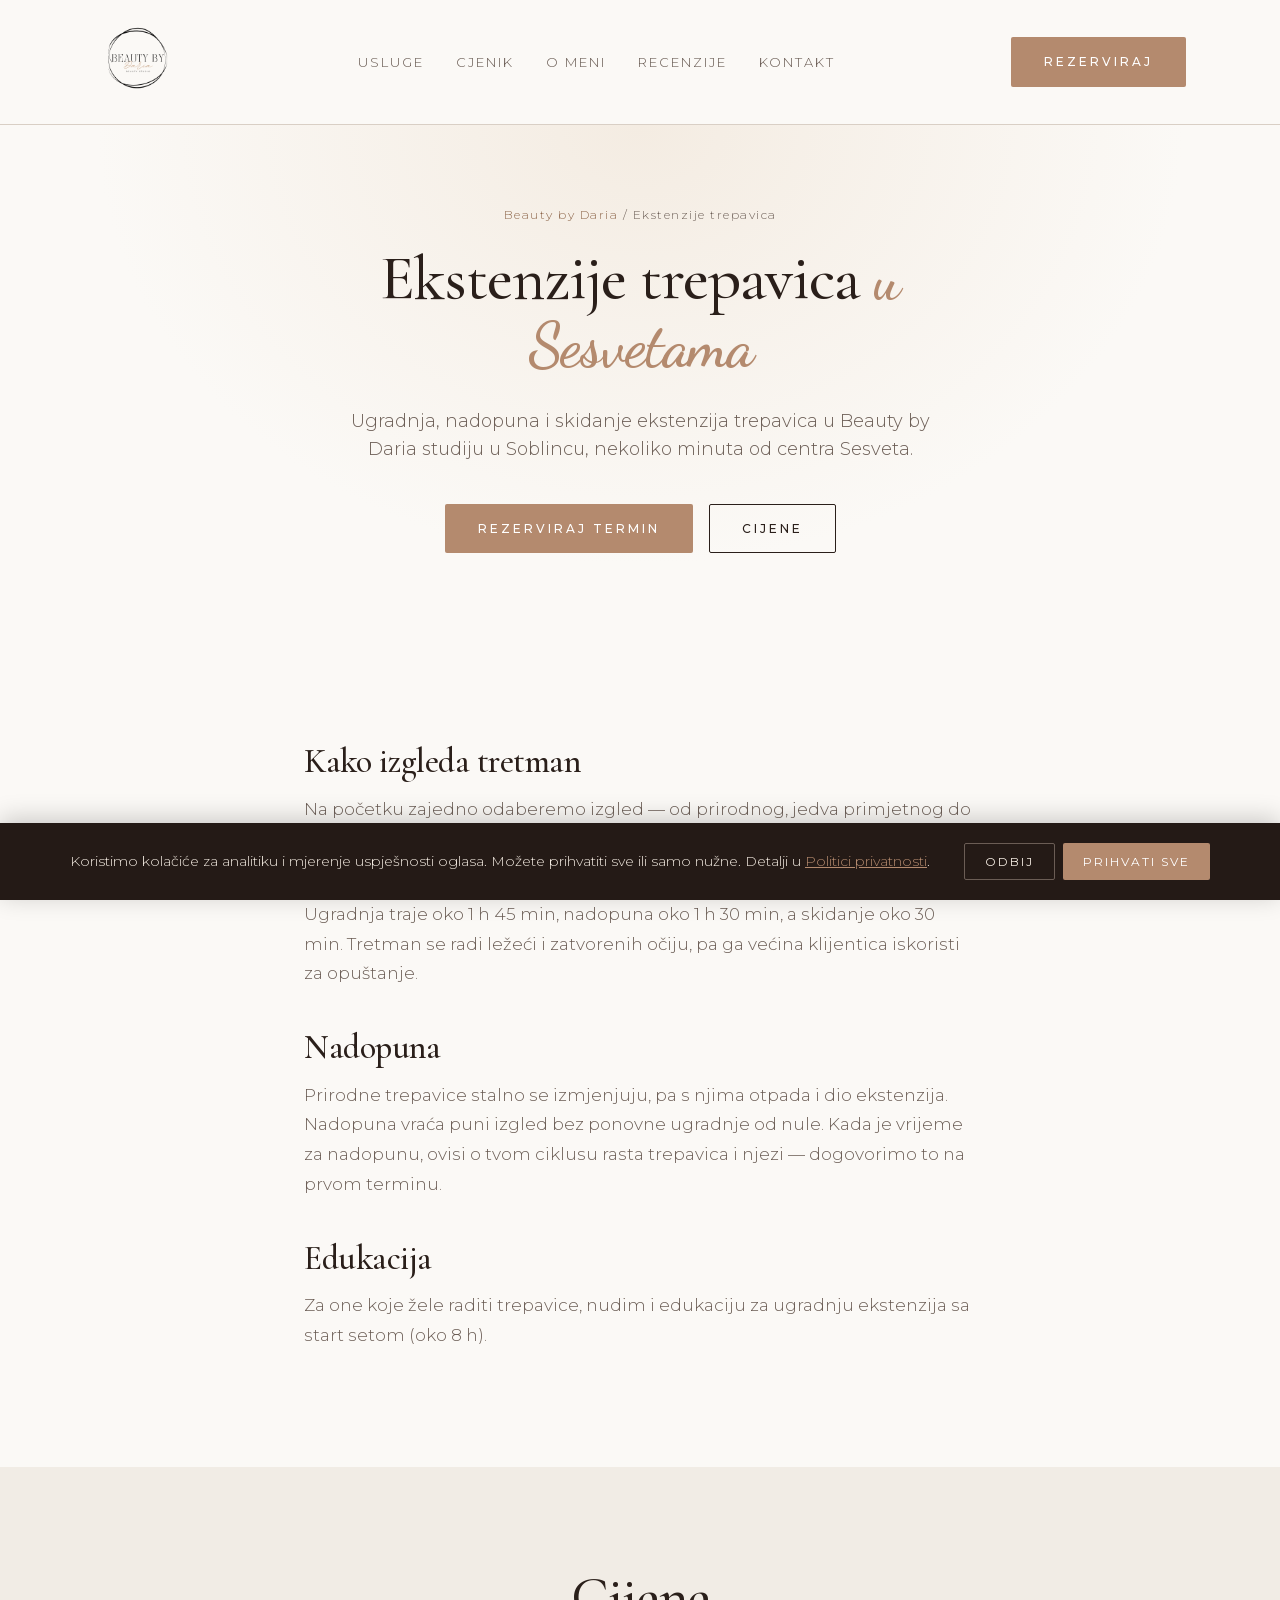
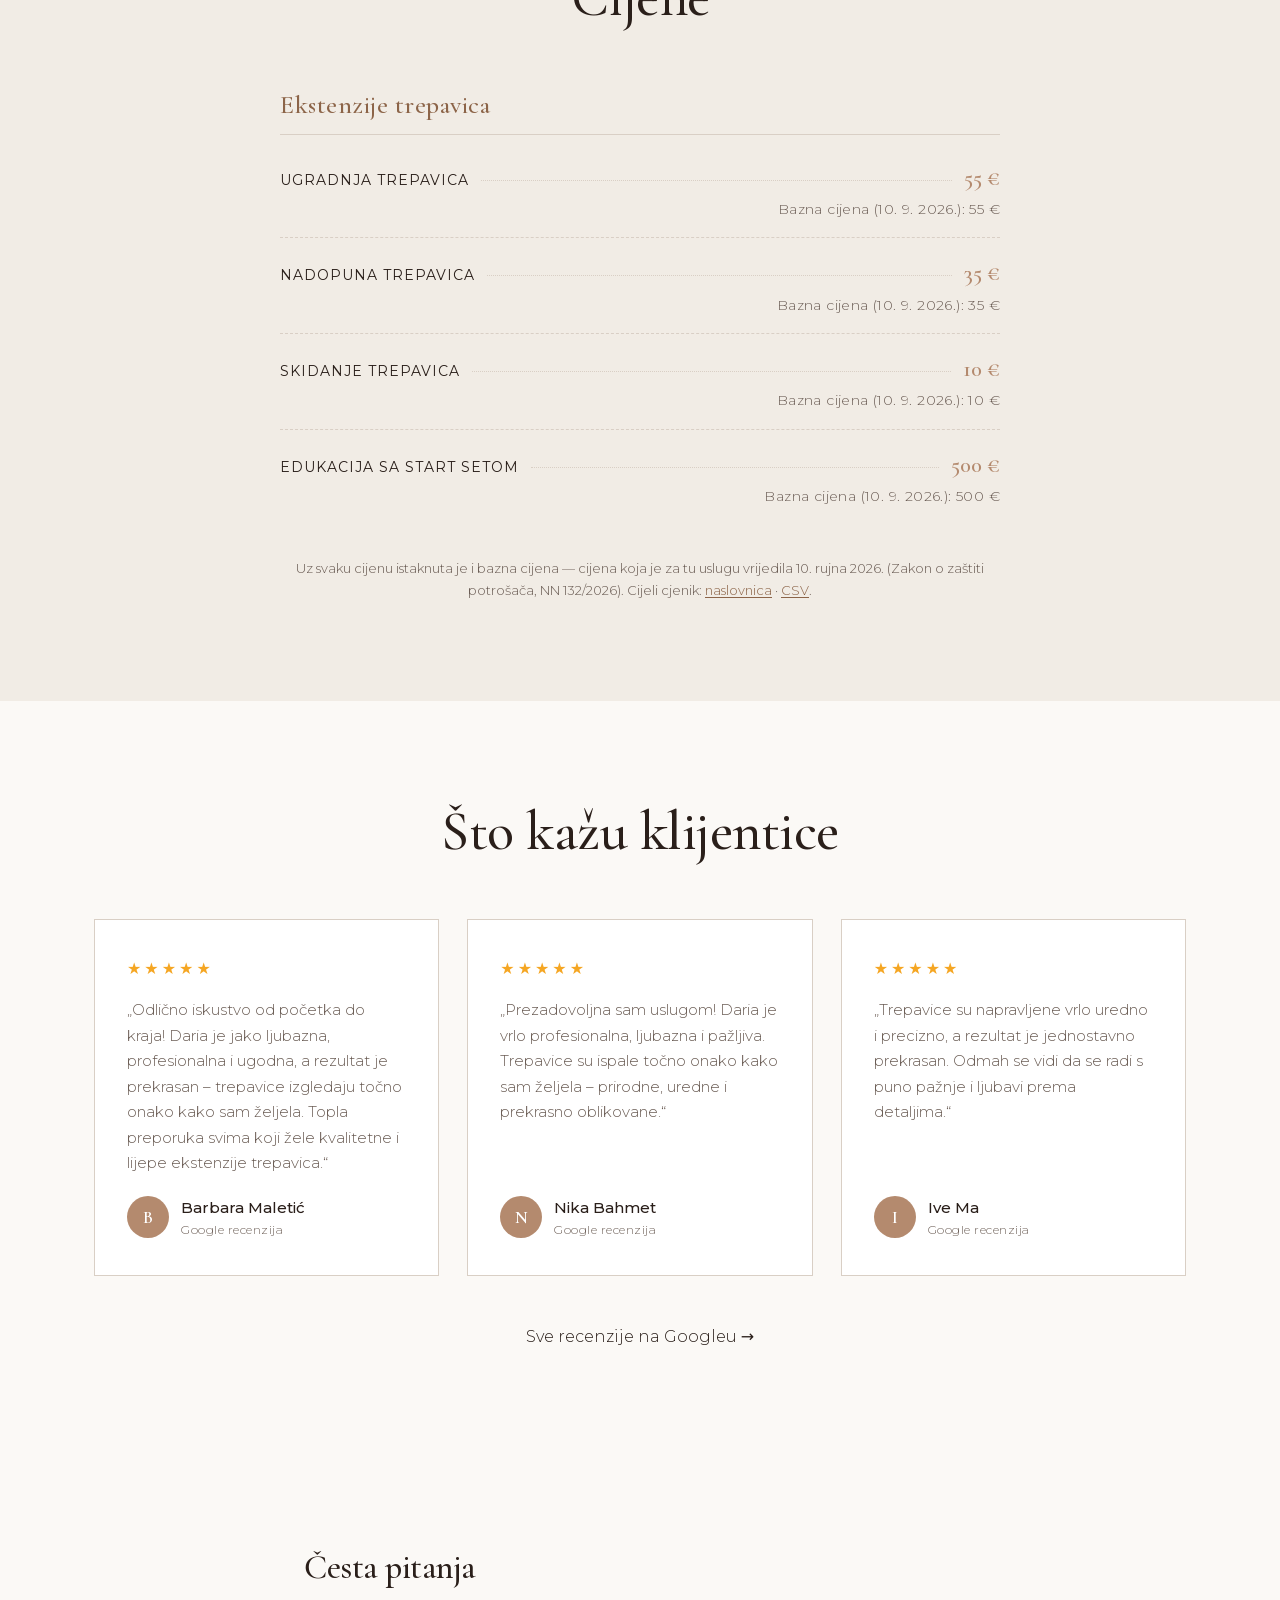
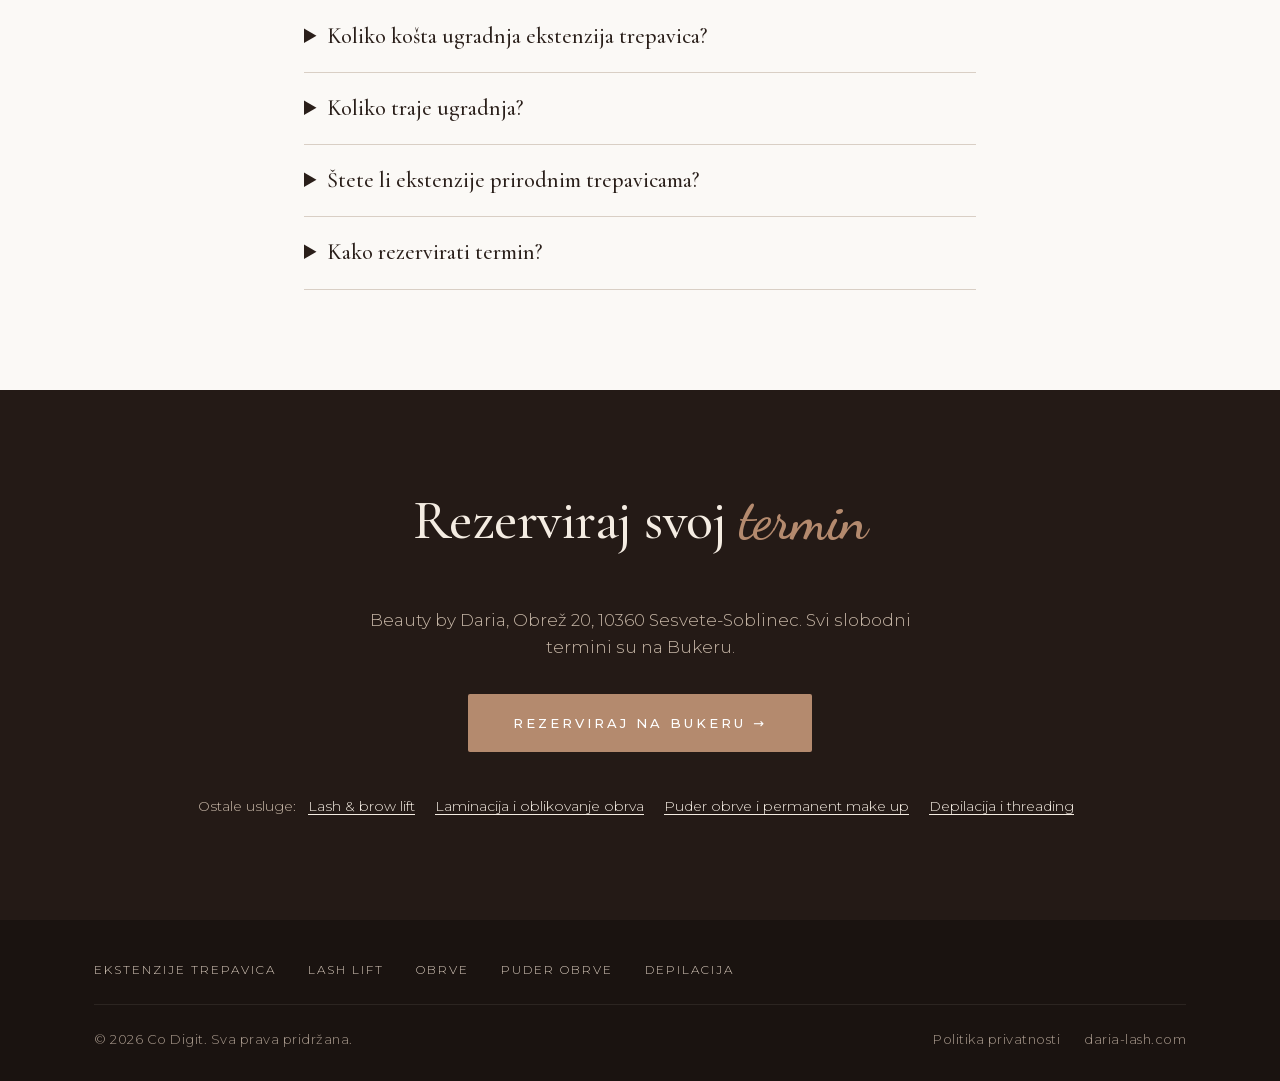
<file: ekstenzije-trepavica/index.html>
<!DOCTYPE html>
<html lang="hr">
<head>
<meta charset="UTF-8" />
<meta name="viewport" content="width=device-width, initial-scale=1.0" />
<meta name="theme-color" content="#b48a6e">

<meta name="msvalidate.01" content="DCB5E7050697FEF25E01605934E1B2C3">
<title>Ekstenzije trepavica Sesvete | Ugradnja i nadopuna — Beauty by Daria</title>
<meta name="description" content="Ugradnja ekstenzija trepavica u Sesvetama (Soblinec): ugradnja 55 €, nadopuna 35 €, skidanje 10 €. Prirodan ili bujniji izgled, prilagođen tvom oku. Rezerviraj online.">
<meta name="robots" content="index,follow">
<link rel="canonical" href="https://daria-lash.com/ekstenzije-trepavica/">
<meta property="og:type" content="website">
<meta property="og:url" content="https://daria-lash.com/ekstenzije-trepavica/">
<meta property="og:title" content="Ekstenzije trepavica Sesvete | Ugradnja i nadopuna — Beauty by Daria">
<meta property="og:description" content="Ugradnja ekstenzija trepavica u Sesvetama (Soblinec): ugradnja 55 €, nadopuna 35 €, skidanje 10 €. Prirodan ili bujniji izgled, prilagođen tvom oku. Rezerviraj online.">
<meta property="og:image" content="https://daria-lash.com/images/og-image.jpg">
<meta property="og:locale" content="hr_HR">
<meta property="og:site_name" content="Beauty by Daria">
<link rel="icon" type="image/png" sizes="32x32" href="/images/favicon-32.png">
<link rel="apple-touch-icon" sizes="180x180" href="/images/apple-touch-icon.png">
<link rel="preload" as="font" type="font/woff2" href="/fonts/cormorant-garamond-500-latin.woff2" crossorigin>
<link rel="stylesheet" href="/style.css?v=20261121">
<script type="application/ld+json">[{"@context": "https://schema.org", "@type": "Service", "name": "Ekstenzije trepavica u Sesvetama", "url": "https://daria-lash.com/ekstenzije-trepavica/", "areaServed": ["Sesvete", "Zagreb"], "provider": {"@type": "BeautySalon", "name": "Beauty by Daria", "url": "https://daria-lash.com/", "address": {"@type": "PostalAddress", "streetAddress": "Obrež 20", "postalCode": "10360", "addressLocality": "Sesvete-Soblinec", "addressCountry": "HR"}}, "offers": [{"@type": "Offer", "name": "Ugradnja trepavica", "price": "55", "priceCurrency": "EUR"}, {"@type": "Offer", "name": "Nadopuna trepavica", "price": "35", "priceCurrency": "EUR"}, {"@type": "Offer", "name": "Skidanje trepavica", "price": "10", "priceCurrency": "EUR"}, {"@type": "Offer", "name": "Edukacija sa start setom", "price": "500", "priceCurrency": "EUR"}]}, {"@context": "https://schema.org", "@type": "BreadcrumbList", "itemListElement": [{"@type": "ListItem", "position": 1, "name": "Beauty by Daria", "item": "https://daria-lash.com/"}, {"@type": "ListItem", "position": 2, "name": "Ekstenzije trepavica", "item": "https://daria-lash.com/ekstenzije-trepavica/"}]}, {"@context": "https://schema.org", "@type": "FAQPage", "mainEntity": [{"@type": "Question", "name": "Koliko košta ugradnja ekstenzija trepavica?", "acceptedAnswer": {"@type": "Answer", "text": "Ugradnja je 55 €, nadopuna 35 €, a skidanje 10 €. Cijene su iste kao i 10. 9. 2026. (bazna cijena)."}}, {"@type": "Question", "name": "Koliko traje ugradnja?", "acceptedAnswer": {"@type": "Answer", "text": "Ugradnja traje oko 1 h 45 min, a nadopuna oko 1 h 30 min."}}, {"@type": "Question", "name": "Štete li ekstenzije prirodnim trepavicama?", "acceptedAnswer": {"@type": "Answer", "text": "Kad su pravilno ugrađene i njegovane, ekstenzije ne bi trebale oštetiti prirodne trepavice. Na terminu dobiješ upute za njegu, a skidanje se radi u salonu, ne kod kuće."}}, {"@type": "Question", "name": "Kako rezervirati termin?", "acceptedAnswer": {"@type": "Answer", "text": "Termin rezerviraš online preko Bukera, gdje vidiš sve slobodne termine."}}]}]</script>
<script>
  window.dataLayer = window.dataLayer || [];
  function gtag(){dataLayer.push(arguments);}
  gtag('consent', 'default', {
    'ad_storage': 'denied',
    'ad_user_data': 'denied',
    'ad_personalization': 'denied',
    'analytics_storage': 'denied',
    'wait_for_update': 500
  });
  try {
    if (localStorage.getItem('cc_consent') === 'granted') {
      gtag('consent', 'update', {
        'ad_storage': 'granted',
        'ad_user_data': 'granted',
        'ad_personalization': 'granted',
        'analytics_storage': 'granted'
      });
    }
  } catch(e) {}
</script>
<!-- Google tag (gtag.js) -->
<script async src="https://www.googletagmanager.com/gtag/js?id=G-LCLEKQPGMX"></script>
<script>
  gtag('js', new Date());
  gtag('config', 'G-LCLEKQPGMX');

  document.addEventListener('click', function(e) {
    var link = e.target.closest('a[href*="buker.hr"]');
    if (link && typeof gtag === 'function') {
      gtag('event', 'click_buker', {
        event_category: 'engagement',
        event_label: link.href
      });
    }
  }, true);
</script>
</head>
<body>

<header class="nav">
  <div class="container nav-inner">
    <a href="/" class="brand">
      <img src="/images/logo.png" alt="Beauty by Daria — Beauty Studio">
    </a>
    <nav>
      <a href="/#usluge">Usluge</a>
      <a href="/#cjenik">Cjenik</a>
      <a href="/#o-meni">O meni</a>
      <a href="/#recenzije">Recenzije</a>
      <a href="/#kontakt">Kontakt</a>
    </nav>
    <a href="https://buker.hr/salon/beauty-by-daria" target="_blank" rel="noopener" class="btn btn-primary nav-cta">Rezerviraj</a>
  </div>
</header>

<main>
<section class="hero hero-sub">
  <div class="container hero-inner">
    <p class="breadcrumb"><a href="/">Beauty by Daria</a> / Ekstenzije trepavica</p>
    <h1>Ekstenzije trepavica <em>u Sesvetama</em></h1>
    <p class="lead">Ugradnja, nadopuna i skidanje ekstenzija trepavica u Beauty by Daria studiju u Soblincu, nekoliko minuta od centra Sesveta.</p>
    <div class="hero-cta">
      <a href="https://buker.hr/salon/beauty-by-daria" target="_blank" rel="noopener" class="btn btn-primary">Rezerviraj termin</a>
      <a href="#cijene" class="btn btn-ghost">Cijene</a>
    </div>
  </div>
</section>

<section class="section">
  <div class="container prose">
      <h2>Kako izgleda tretman</h2>
      <p>Na početku zajedno odaberemo izgled — od prirodnog, jedva primjetnog do bujnijeg i izraženijeg. Dužina, zakrivljenost i gustoća prilagođavaju se obliku oka i tvojim prirodnim trepavicama.</p>
      <p>Ugradnja traje oko 1 h 45 min, nadopuna oko 1 h 30 min, a skidanje oko 30 min. Tretman se radi ležeći i zatvorenih očiju, pa ga većina klijentica iskoristi za opuštanje.</p>
      <h2>Nadopuna</h2>
      <p>Prirodne trepavice stalno se izmjenjuju, pa s njima otpada i dio ekstenzija. Nadopuna vraća puni izgled bez ponovne ugradnje od nule. Kada je vrijeme za nadopunu, ovisi o tvom ciklusu rasta trepavica i njezi — dogovorimo to na prvom terminu.</p>
      <h2>Edukacija</h2>
      <p>Za one koje žele raditi trepavice, nudim i edukaciju za ugradnju ekstenzija sa start setom (oko 8 h).</p>
  </div>
</section>

<section id="cijene" class="section section-alt">
  <div class="container">
    <h2 class="center">Cijene</h2>
    <div class="pricing">
      <h3 class="price-group">Ekstenzije trepavica</h3>
      <ul class="price-list">
        <li><span>Ugradnja trepavica</span><span class="dots"></span><span class="price">55 €</span><span class="price-anchor">Bazna cijena (10. 9. 2026.): 55 €</span></li>
        <li><span>Nadopuna trepavica</span><span class="dots"></span><span class="price">35 €</span><span class="price-anchor">Bazna cijena (10. 9. 2026.): 35 €</span></li>
        <li><span>Skidanje trepavica</span><span class="dots"></span><span class="price">10 €</span><span class="price-anchor">Bazna cijena (10. 9. 2026.): 10 €</span></li>
        <li><span>Edukacija sa start setom</span><span class="dots"></span><span class="price">500 €</span><span class="price-anchor">Bazna cijena (10. 9. 2026.): 500 €</span></li>
      
      </ul>
    </div>
    <p class="price-note">Uz svaku cijenu istaknuta je i bazna cijena — cijena koja je za tu uslugu vrijedila 10. rujna 2026. (Zakon o zaštiti potrošača, NN 132/2026). Cijeli cjenik: <a href="/#cjenik">naslovnica</a> · <a href="/cjenik/">CSV</a>.</p>
  </div>
</section>

<section class="section">
  <div class="container">
    <h2 class="center">Što kažu klijentice</h2>
    <div class="reviews">
      <div class="review-card">
        <div class="review-stars">★★★★★</div>
        <p class="review-text">„Odlično iskustvo od početka do kraja! Daria je jako ljubazna, profesionalna i ugodna, a rezultat je prekrasan – trepavice izgledaju točno onako kako sam željela. Topla preporuka svima koji žele kvalitetne i lijepe ekstenzije trepavica.“</p>
        <div class="review-author">
          <div class="review-avatar">B</div>
          <div>
            <div class="review-name">Barbara Maletić</div>
            <div class="review-src">Google recenzija</div>
          </div>
        </div>
      </div>
      <div class="review-card">
        <div class="review-stars">★★★★★</div>
        <p class="review-text">„Prezadovoljna sam uslugom! Daria je vrlo profesionalna, ljubazna i pažljiva. Trepavice su ispale točno onako kako sam željela – prirodne, uredne i prekrasno oblikovane.“</p>
        <div class="review-author">
          <div class="review-avatar">N</div>
          <div>
            <div class="review-name">Nika Bahmet</div>
            <div class="review-src">Google recenzija</div>
          </div>
        </div>
      </div>
      <div class="review-card">
        <div class="review-stars">★★★★★</div>
        <p class="review-text">„Trepavice su napravljene vrlo uredno i precizno, a rezultat je jednostavno prekrasan. Odmah se vidi da se radi s puno pažnje i ljubavi prema detaljima.“</p>
        <div class="review-author">
          <div class="review-avatar">I</div>
          <div>
            <div class="review-name">Ive Ma</div>
            <div class="review-src">Google recenzija</div>
          </div>
        </div>
      </div>
    </div>
    <p class="center"><a href="https://www.google.com/maps?cid=6743832913942023737" target="_blank" rel="noopener">Sve recenzije na Googleu →</a></p>
  </div>
</section>

<section class="section">
  <div class="container prose">
    <h2>Česta pitanja</h2>
      <details class="faq-item"><summary>Koliko košta ugradnja ekstenzija trepavica?</summary><p>Ugradnja je 55 €, nadopuna 35 €, a skidanje 10 €. Cijene su iste kao i 10. 9. 2026. (bazna cijena).</p></details>
      <details class="faq-item"><summary>Koliko traje ugradnja?</summary><p>Ugradnja traje oko 1 h 45 min, a nadopuna oko 1 h 30 min.</p></details>
      <details class="faq-item"><summary>Štete li ekstenzije prirodnim trepavicama?</summary><p>Kad su pravilno ugrađene i njegovane, ekstenzije ne bi trebale oštetiti prirodne trepavice. Na terminu dobiješ upute za njegu, a skidanje se radi u salonu, ne kod kuće.</p></details>
      <details class="faq-item"><summary>Kako rezervirati termin?</summary><p>Termin rezerviraš online preko Bukera, gdje vidiš sve slobodne termine.</p></details>
  </div>
</section>

<section class="section section-dark">
  <div class="container center">
    <h2 class="center light">Rezerviraj svoj <em>termin</em></h2>
    <p class="center lead-dark">Beauty by Daria, Obrež 20, 10360 Sesvete-Soblinec. Svi slobodni termini su na Bukeru.</p>
    <div class="center" style="margin:32px 0 40px">
      <a href="https://buker.hr/salon/beauty-by-daria" target="_blank" rel="noopener" class="btn btn-primary btn-lg">Rezerviraj na Bukeru →</a>
    </div>
    <p class="other-services">Ostale usluge:
        <a href="/lash-lift/">Lash & brow lift</a>
        <a href="/obrve/">Laminacija i oblikovanje obrva</a>
        <a href="/puder-obrve/">Puder obrve i permanent make up</a>
        <a href="/depilacija/">Depilacija i threading</a>
    </p>
  </div>
</section>
</main>

<footer class="footer">
  <div class="container footer-inner">
    <nav class="footer-nav" aria-label="Usluge">
      <a href="/ekstenzije-trepavica/">Ekstenzije trepavica</a>
      <a href="/lash-lift/">Lash lift</a>
      <a href="/obrve/">Obrve</a>
      <a href="/puder-obrve/">Puder obrve</a>
      <a href="/depilacija/">Depilacija</a>
    </nav>
    <div class="footer-meta">
      <p>© <span id="year"></span> <a href="https://codigit.hr" target="_blank" rel="noopener">Co Digit</a>. Sva prava pridržana.</p>
      <p class="footer-legal"><a href="/privatnost.html">Politika privatnosti</a><a href="https://daria-lash.com">daria-lash.com</a></p>
    </div>
  </div>
</footer>

<!-- Cookie consent banner -->
<div id="cc-banner" style="display:none;position:fixed;bottom:0;left:0;right:0;background:#241a16;color:#f4ece2;padding:20px 24px;z-index:1000;box-shadow:0 -4px 24px rgba(0,0,0,.2);font-size:14px;line-height:1.5">
  <div style="max-width:1140px;margin:0 auto;display:flex;flex-wrap:wrap;align-items:center;gap:16px;justify-content:space-between">
    <p style="flex:1;min-width:260px;margin:0">
      Koristimo kolačiće za analitiku i mjerenje uspješnosti oglasa. Možete prihvatiti sve ili samo nužne. Detalji u <a href="/privatnost.html" style="color:#b48a6e;text-decoration:underline">Politici privatnosti</a>.
    </p>
    <div style="display:flex;gap:8px;flex-wrap:wrap">
      <button id="cc-reject" style="padding:10px 20px;border:1px solid #6b5d55;background:transparent;color:#f4ece2;font-family:inherit;font-size:12px;letter-spacing:2px;text-transform:uppercase;cursor:pointer;border-radius:2px">Odbij</button>
      <button id="cc-accept" style="padding:10px 20px;border:none;background:#b48a6e;color:#fff;font-family:inherit;font-size:12px;letter-spacing:2px;text-transform:uppercase;cursor:pointer;border-radius:2px">Prihvati sve</button>
    </div>
  </div>
</div>

<button class="back-to-top" aria-label="Natrag na vrh" onclick="window.scrollTo({top:0,behavior:'smooth'})">↑</button>

<script>
  document.getElementById('year').textContent = new Date().getFullYear();

  // Back-to-top show/hide on scroll
  const btt = document.querySelector('.back-to-top');
  let bttTick = false;
  window.addEventListener('scroll', () => {
    if (bttTick) return;
    bttTick = true;
    requestAnimationFrame(() => { btt.classList.toggle('visible', window.scrollY > 400); bttTick = false; });
  }, { passive: true });

  // Smooth scroll
  document.querySelectorAll('a[href^="#"]').forEach(a => {
    a.addEventListener('click', e => {
      const t = document.querySelector(a.getAttribute('href'));
      if (t) { e.preventDefault(); t.scrollIntoView({behavior:'smooth', block:'start'}); }
    });
  });

  // Cookie consent banner
  (function(){
    var banner = document.getElementById('cc-banner');
    if (!banner) return;
    try {
      if (!localStorage.getItem('cc_consent')) banner.style.display = 'block';
    } catch(e) { banner.style.display = 'block'; }
    document.getElementById('cc-accept').addEventListener('click', function(){
      try { localStorage.setItem('cc_consent', 'granted'); } catch(e) {}
      if (typeof gtag === 'function') {
        gtag('consent', 'update', {
          ad_storage: 'granted', ad_user_data: 'granted',
          ad_personalization: 'granted', analytics_storage: 'granted'
        });
      }
      banner.style.display = 'none';
    });
    document.getElementById('cc-reject').addEventListener('click', function(){
      try { localStorage.setItem('cc_consent', 'denied'); } catch(e) {}
      banner.style.display = 'none';
    });
  })();
</script>
</body>
</html>
</file>
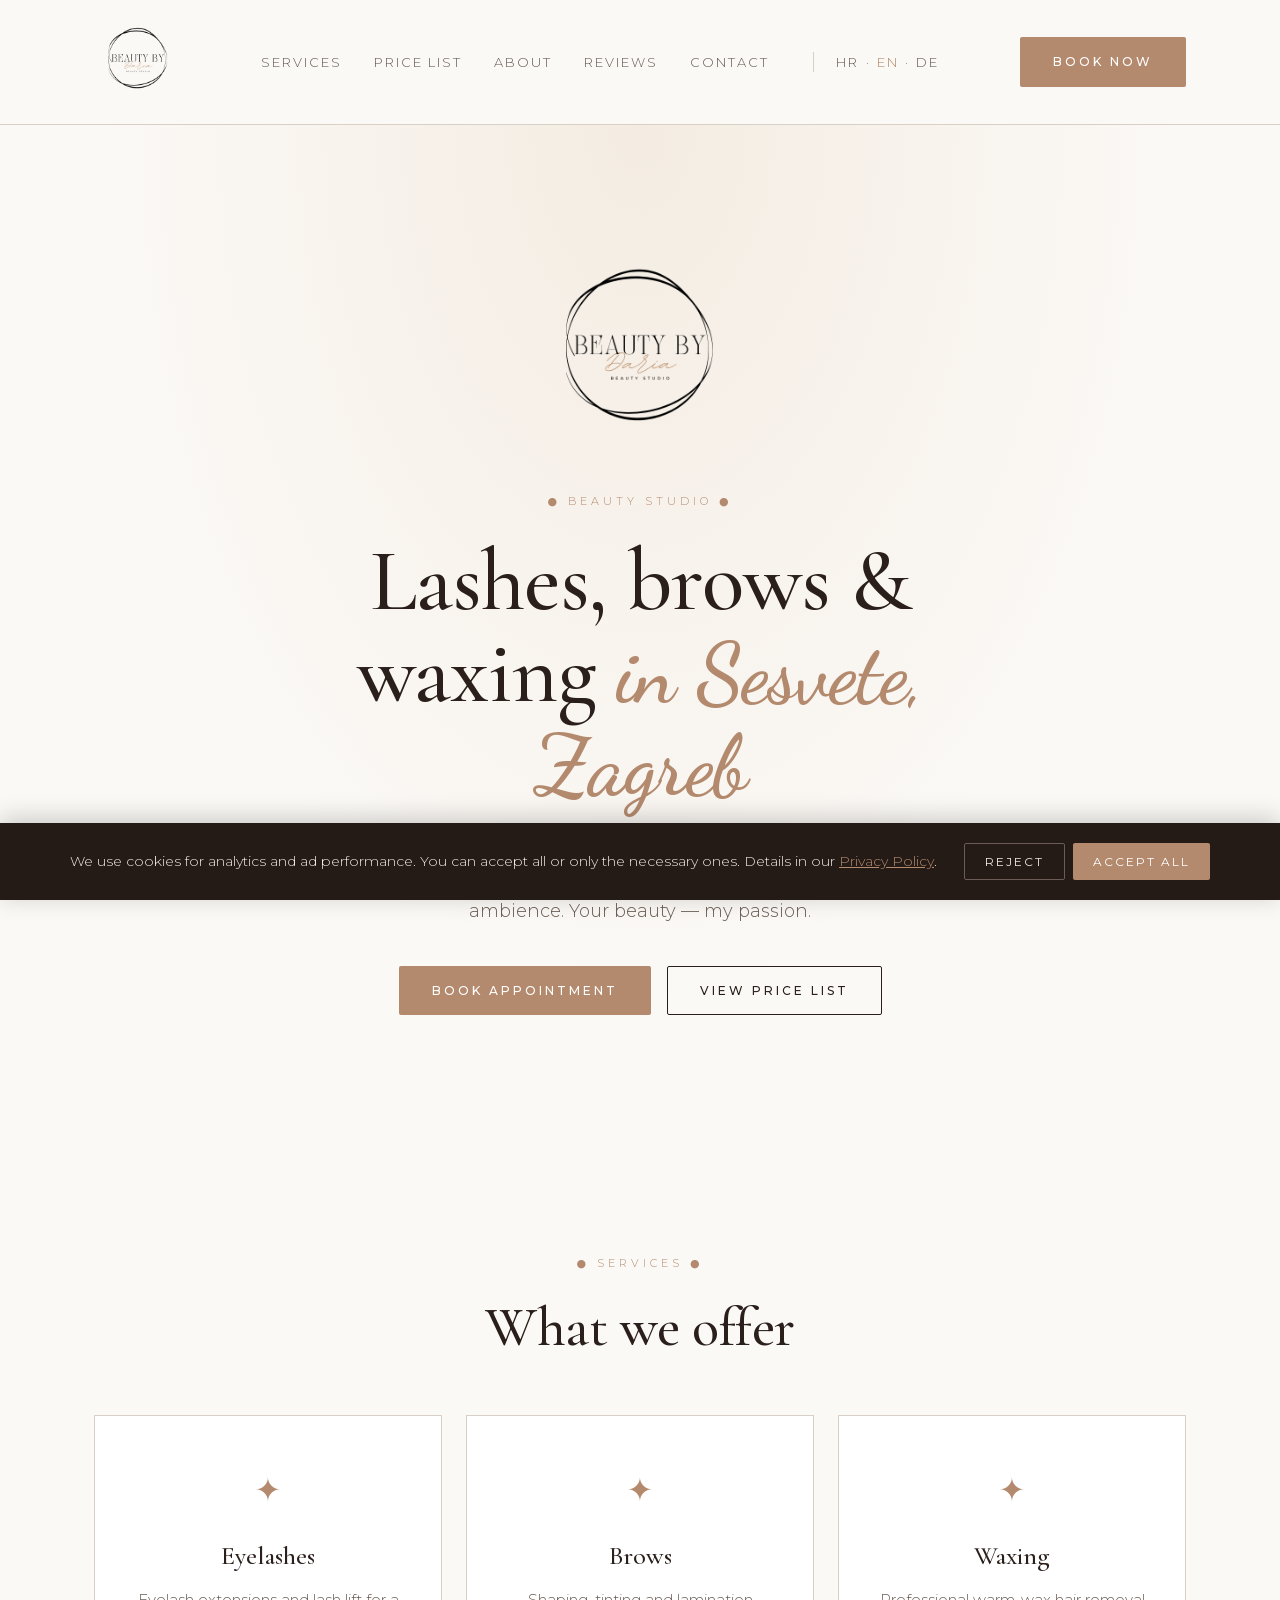
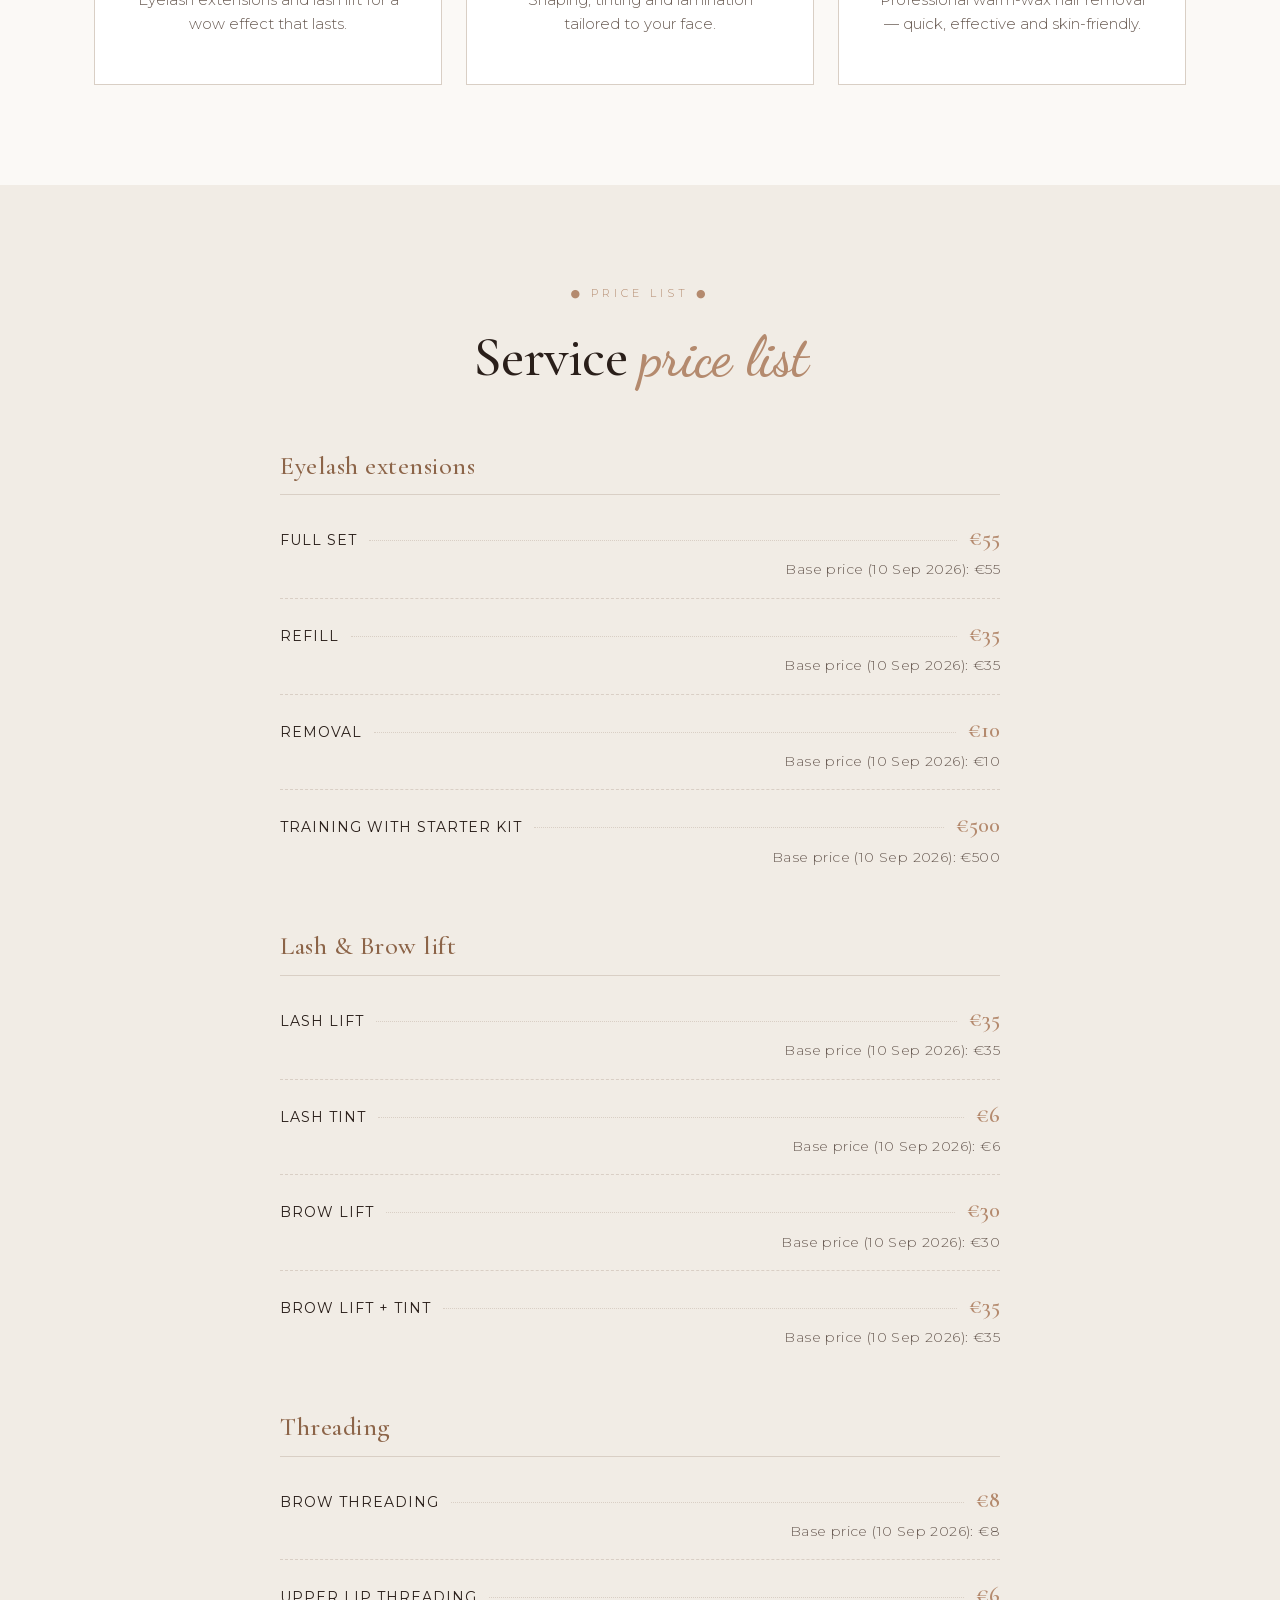
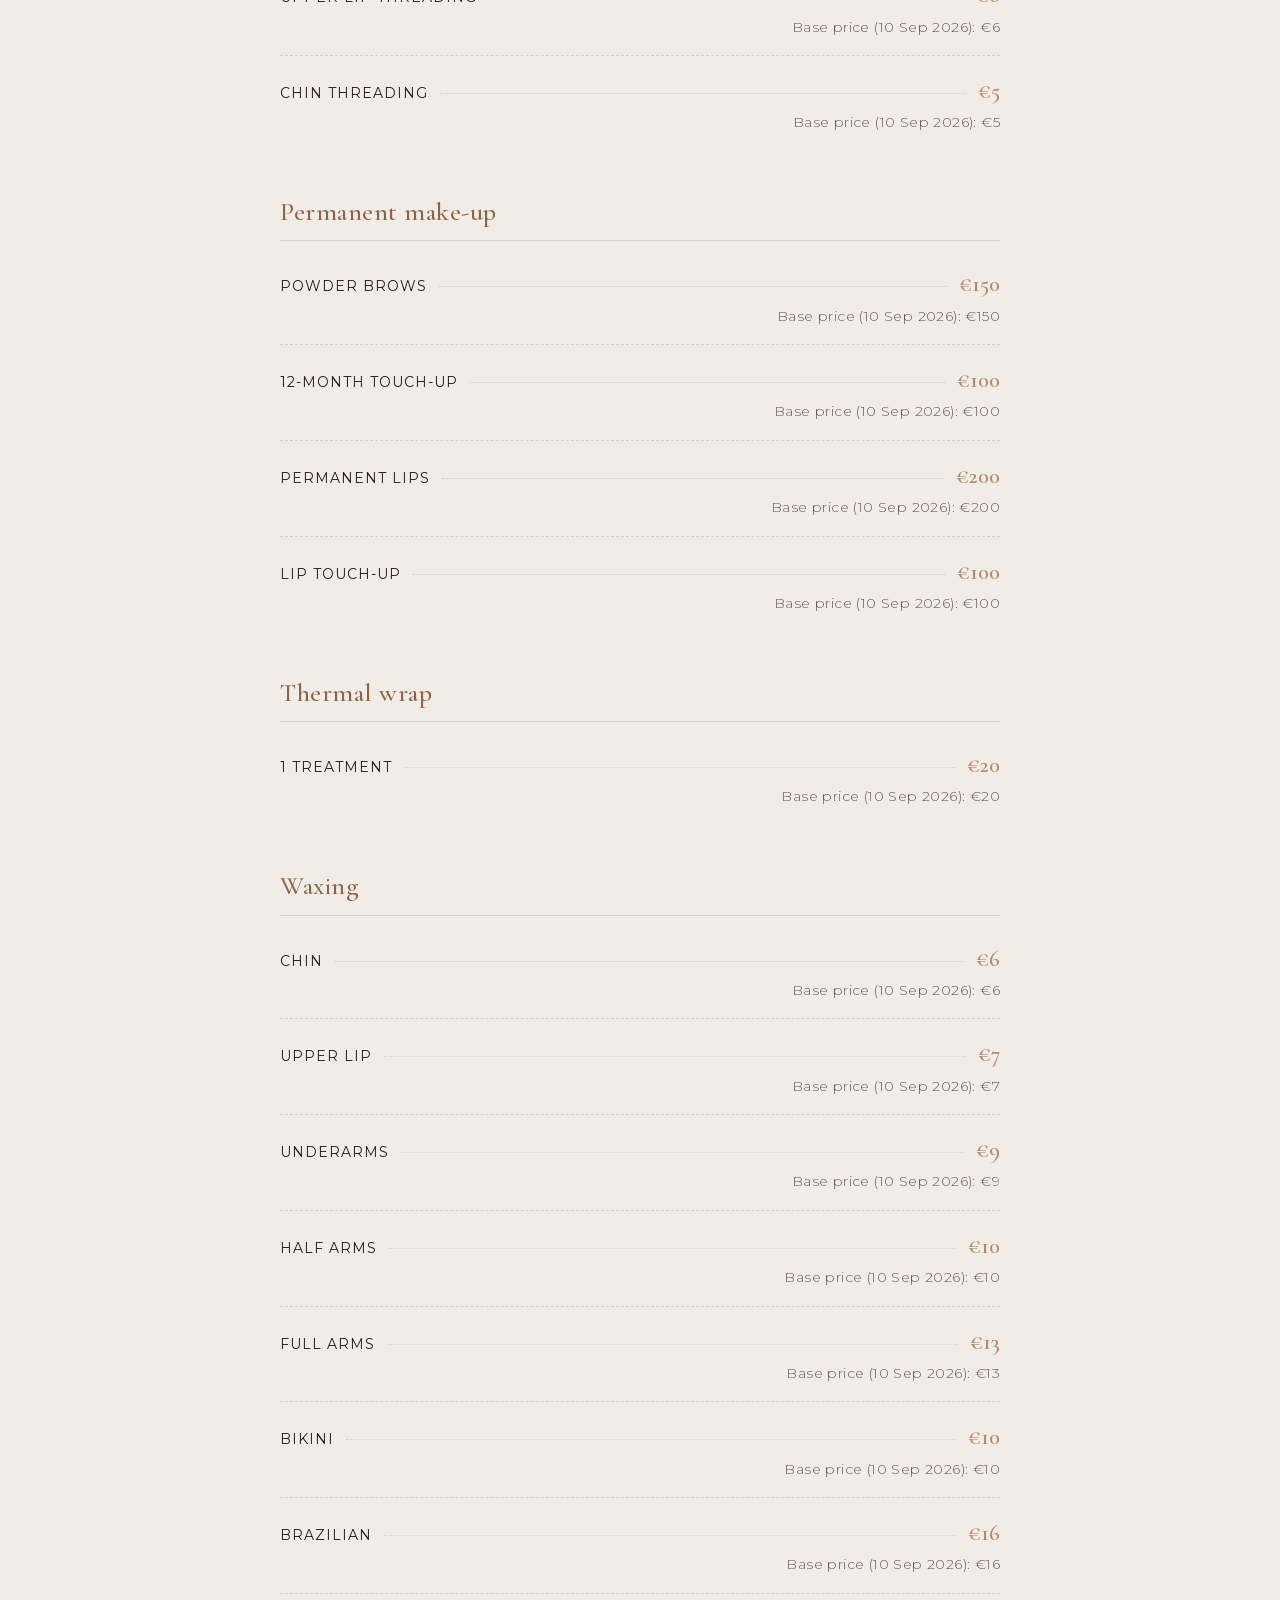
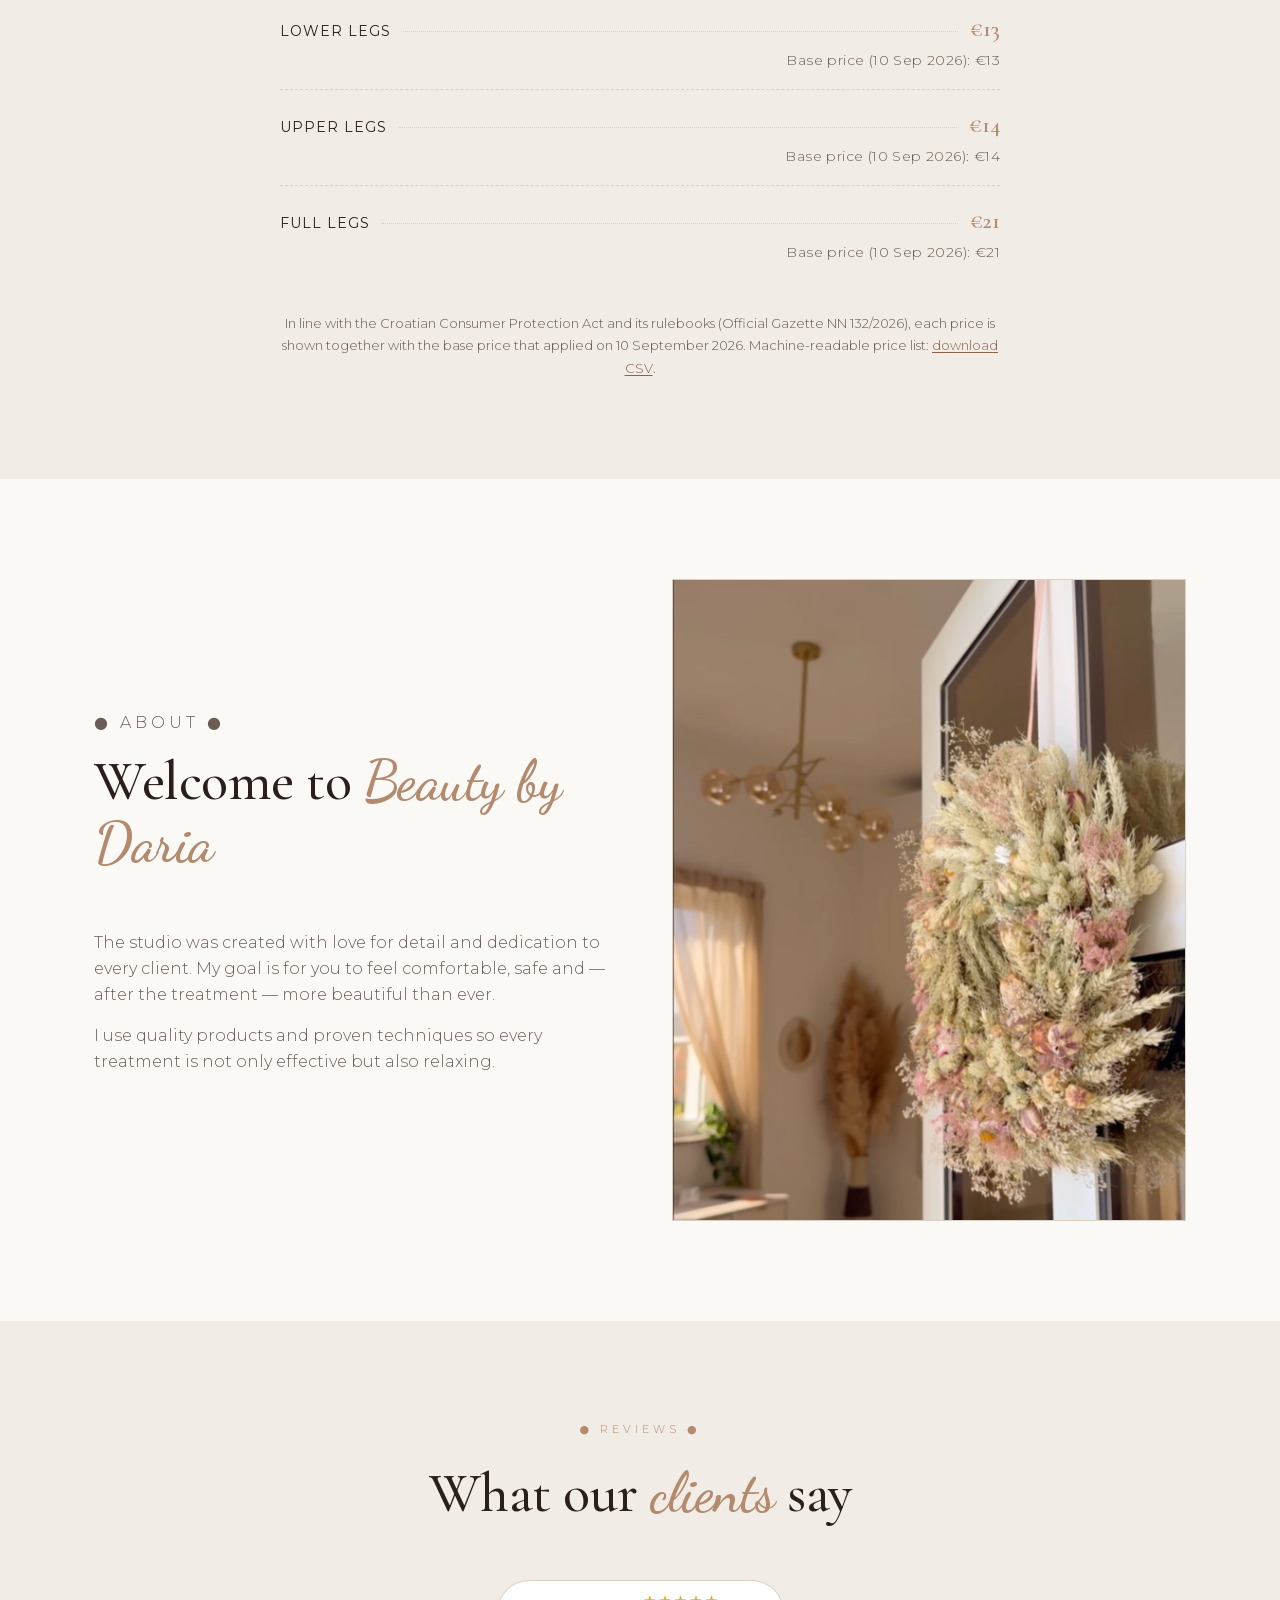
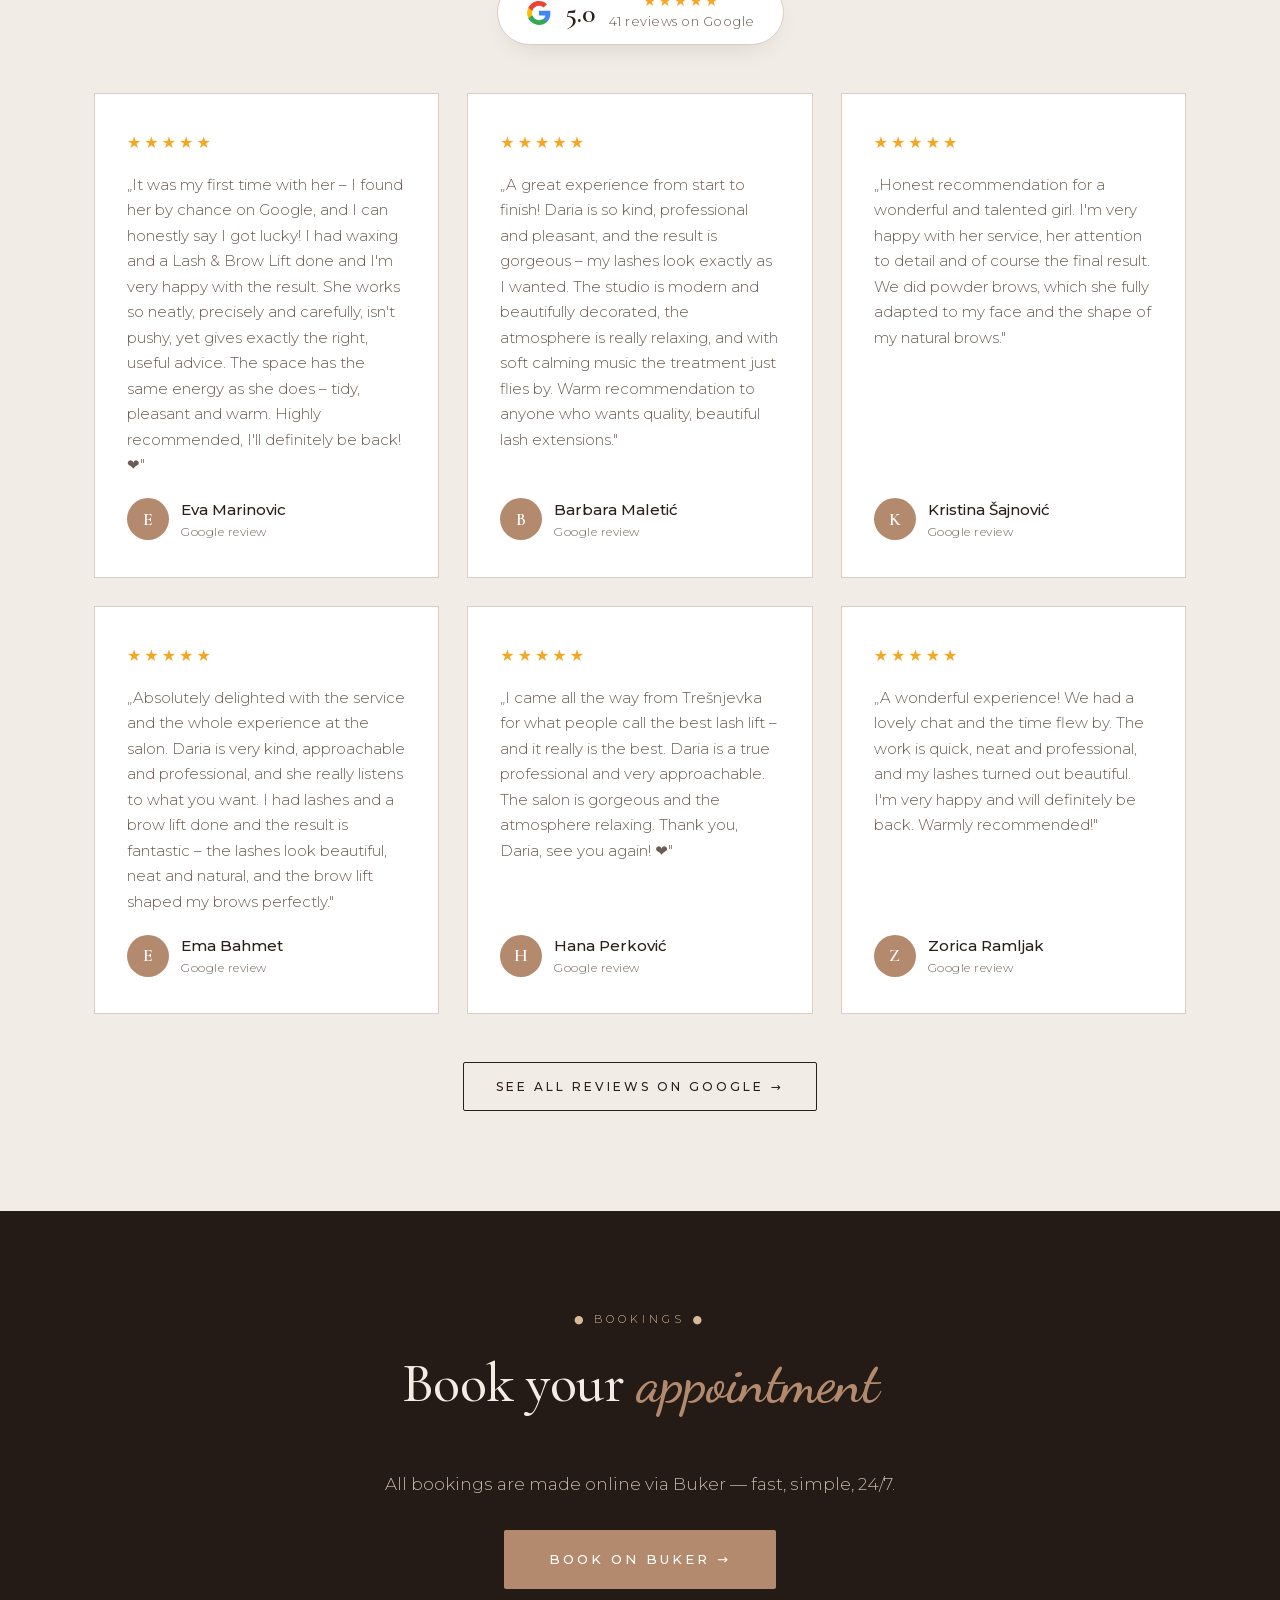
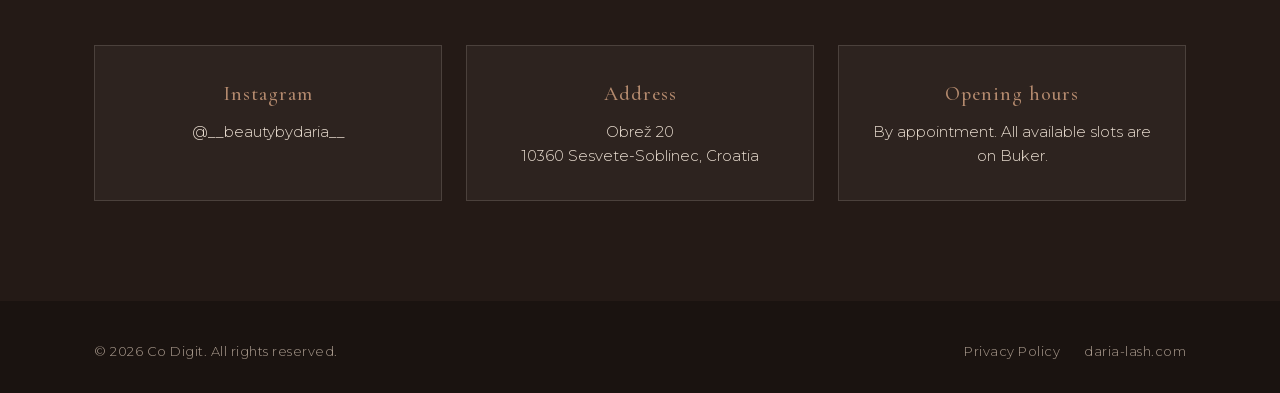
<file: en/index.html>
<!DOCTYPE html>
<html lang="en">
<head>
<meta charset="UTF-8" />
<meta name="viewport" content="width=device-width, initial-scale=1.0" />
<meta name="theme-color" content="#b48a6e">

<title>Beauty by Daria — Beauty Studio Sesvete | Lashes, Brows, Waxing</title>
<meta name="description" content="Beauty by Daria — beauty studio in Sesvete (Soblinec), Croatia. Eyelash extensions, lash lift, brow shaping and lamination, permanent make-up, threading and professional waxing. Book online via Buker.">
<meta name="keywords" content="beauty studio sesvete, eyelash extensions zagreb, lash lift, brow lift, permanent makeup, waxing, threading, beauty by daria, soblinec">
<meta name="author" content="Beauty by Daria">
<meta name="robots" content="index,follow">
<link rel="canonical" href="https://daria-lash.com/en/">

<link rel="alternate" hreflang="hr" href="https://daria-lash.com/">
<link rel="alternate" hreflang="en" href="https://daria-lash.com/en/">
<link rel="alternate" hreflang="de" href="https://daria-lash.com/de/">
<link rel="alternate" hreflang="x-default" href="https://daria-lash.com/">

<meta property="og:type" content="website">
<meta property="og:url" content="https://daria-lash.com/en/">
<meta property="og:title" content="Beauty by Daria — Beauty Studio">
<meta property="og:description" content="Lashes, brows, permanent make-up and waxing in a cosy ambience. Obrež 20, Sesvete-Soblinec. Book online.">
<meta property="og:image" content="https://daria-lash.com/images/og-image.jpg">
<meta property="og:image:width" content="1200">
<meta property="og:locale" content="en_US">
<meta property="og:site_name" content="Beauty by Daria">

<meta name="twitter:card" content="summary_large_image">
<meta name="twitter:title" content="Beauty by Daria — Beauty Studio">
<meta name="twitter:description" content="Lashes, brows, permanent make-up and waxing. Book online.">
<meta name="twitter:image" content="https://daria-lash.com/images/og-image.jpg">

<link rel="icon" type="image/png" sizes="32x32" href="../images/favicon-32.png">
<link rel="icon" type="image/png" href="../images/logo.png">
<link rel="apple-touch-icon" sizes="180x180" href="../images/apple-touch-icon.png">

<link rel="preload" as="image" href="../images/logo.png" fetchpriority="high">
<link rel="preload" as="font" type="font/woff2" href="../fonts/cormorant-garamond-500-latin.woff2" crossorigin>
<link rel="preload" as="font" type="font/woff2" href="../fonts/dancing-script-600-latin.woff2" crossorigin>
<link rel="stylesheet" href="../style.css?v=20261121">

<!-- Google Consent Mode v2 — default denied, updated by cookie banner -->
<script>
  window.dataLayer = window.dataLayer || [];
  function gtag(){dataLayer.push(arguments);}
  gtag('consent', 'default', {
    'ad_storage': 'denied',
    'ad_user_data': 'denied',
    'ad_personalization': 'denied',
    'analytics_storage': 'denied',
    'wait_for_update': 500
  });
  try {
    if (localStorage.getItem('cc_consent') === 'granted') {
      gtag('consent', 'update', {
        'ad_storage': 'granted',
        'ad_user_data': 'granted',
        'ad_personalization': 'granted',
        'analytics_storage': 'granted'
      });
    }
  } catch(e) {}
</script>
<!-- Google tag (gtag.js) -->
<script async src="https://www.googletagmanager.com/gtag/js?id=G-LCLEKQPGMX"></script>
<script>
  gtag('js', new Date());
  gtag('config', 'G-LCLEKQPGMX');

  document.addEventListener('click', function(e) {
    var link = e.target.closest('a[href*="buker.hr"]');
    if (link && typeof gtag === 'function') {
      gtag('event', 'click_buker', {
        event_category: 'engagement',
        event_label: link.href
      });
    }
  }, true);
</script>
</head>
<body>

<header class="nav">
  <div class="container nav-inner">
    <a href="/en/" class="brand">
      <img src="../images/logo.png" alt="Beauty by Daria — Beauty Studio">
    </a>
    <nav>
      <a href="#usluge">Services</a>
      <a href="#cjenik">Price list</a>
      <a href="#o-meni">About</a>
      <a href="#recenzije">Reviews</a>
      <a href="#kontakt">Contact</a>
      <span class="lang-switcher">
        <a href="/">HR</a> · <a href="/en/" class="active">EN</a> · <a href="/de/">DE</a>
      </span>
    </nav>
    <a href="https://buker.hr/salon/beauty-by-daria" target="_blank" rel="noopener" class="btn btn-primary nav-cta">Book now</a>
  </div>
</header>

<section id="home" class="hero">
  <div class="container hero-inner">
    <img src="../images/logo.png" alt="Beauty by Daria" class="hero-logo" fetchpriority="high" width="220" height="220">
    <p class="eyebrow">● Beauty Studio ●</p>
    <h1>Lashes, brows &amp; waxing <em>in Sesvete, Zagreb</em></h1>
    <p class="lead">Elegance in every detail. Eyelash extensions, brow shaping, professional waxing and beauty treatments in a cosy ambience. Your beauty — my passion.</p>
    <div class="hero-cta">
      <a href="https://buker.hr/salon/beauty-by-daria" target="_blank" rel="noopener" class="btn btn-primary">Book appointment</a>
      <a href="#cjenik" class="btn btn-ghost">View price list</a>
    </div>
  </div>
</section>

<section id="usluge" class="section">
  <div class="container">
    <p class="eyebrow center">● Services ●</p>
    <h2 class="center">What we offer</h2>
    <div class="services">
      <div class="service">
        <div class="service-icon">✦</div>
        <h3>Eyelashes</h3>
        <p>Eyelash extensions and lash lift for a wow effect that lasts.</p>
      </div>
      <div class="service">
        <div class="service-icon">✦</div>
        <h3>Brows</h3>
        <p>Shaping, tinting and lamination tailored to your face.</p>
      </div>
      <div class="service">
        <div class="service-icon">✦</div>
        <h3>Waxing</h3>
        <p>Professional warm-wax hair removal — quick, effective and skin-friendly.</p>
      </div>
    </div>
  </div>
</section>

<section id="cjenik" class="section section-alt">
  <div class="container">
    <p class="eyebrow center">● Price list ●</p>
    <h2 class="center">Service <em>price list</em></h2>
    <div class="pricing">

      <h3 class="price-group">Eyelash extensions</h3>
      <ul class="price-list">
        <li><span>Full set</span><span class="dots"></span><span class="price">€55</span><span class="price-anchor">Base price (10 Sep 2026): €55</span></li>
        <li><span>Refill</span><span class="dots"></span><span class="price">€35</span><span class="price-anchor">Base price (10 Sep 2026): €35</span></li>
        <li><span>Removal</span><span class="dots"></span><span class="price">€10</span><span class="price-anchor">Base price (10 Sep 2026): €10</span></li>
        <li><span>Training with starter kit</span><span class="dots"></span><span class="price">€500</span><span class="price-anchor">Base price (10 Sep 2026): €500</span></li>
      </ul>

      <h3 class="price-group">Lash &amp; Brow lift</h3>
      <ul class="price-list">
        <li><span>Lash lift</span><span class="dots"></span><span class="price">€35</span><span class="price-anchor">Base price (10 Sep 2026): €35</span></li>
        <li><span>Lash tint</span><span class="dots"></span><span class="price">€6</span><span class="price-anchor">Base price (10 Sep 2026): €6</span></li>
        <li><span>Brow lift</span><span class="dots"></span><span class="price">€30</span><span class="price-anchor">Base price (10 Sep 2026): €30</span></li>
        <li><span>Brow lift + tint</span><span class="dots"></span><span class="price">€35</span><span class="price-anchor">Base price (10 Sep 2026): €35</span></li>
      </ul>

      <h3 class="price-group">Threading</h3>
      <ul class="price-list">
        <li><span>Brow threading</span><span class="dots"></span><span class="price">€8</span><span class="price-anchor">Base price (10 Sep 2026): €8</span></li>
        <li><span>Upper lip threading</span><span class="dots"></span><span class="price">€6</span><span class="price-anchor">Base price (10 Sep 2026): €6</span></li>
        <li><span>Chin threading</span><span class="dots"></span><span class="price">€5</span><span class="price-anchor">Base price (10 Sep 2026): €5</span></li>
      </ul>

      <h3 class="price-group">Permanent make-up</h3>
      <ul class="price-list">
        <li><span>Powder brows</span><span class="dots"></span><span class="price">€150</span><span class="price-anchor">Base price (10 Sep 2026): €150</span></li>
        <li><span>12-month touch-up</span><span class="dots"></span><span class="price">€100</span><span class="price-anchor">Base price (10 Sep 2026): €100</span></li>
        <li><span>Permanent lips</span><span class="dots"></span><span class="price">€200</span><span class="price-anchor">Base price (10 Sep 2026): €200</span></li>
        <li><span>Lip touch-up</span><span class="dots"></span><span class="price">€100</span><span class="price-anchor">Base price (10 Sep 2026): €100</span></li>
      </ul>

      <h3 class="price-group">Thermal wrap</h3>
      <ul class="price-list">
        <li><span>1 treatment</span><span class="dots"></span><span class="price">€20</span><span class="price-anchor">Base price (10 Sep 2026): €20</span></li>
      </ul>

      <h3 class="price-group">Waxing</h3>
      <ul class="price-list">
        <li><span>Chin</span><span class="dots"></span><span class="price">€6</span><span class="price-anchor">Base price (10 Sep 2026): €6</span></li>
        <li><span>Upper lip</span><span class="dots"></span><span class="price">€7</span><span class="price-anchor">Base price (10 Sep 2026): €7</span></li>
        <li><span>Underarms</span><span class="dots"></span><span class="price">€9</span><span class="price-anchor">Base price (10 Sep 2026): €9</span></li>
        <li><span>Half arms</span><span class="dots"></span><span class="price">€10</span><span class="price-anchor">Base price (10 Sep 2026): €10</span></li>
        <li><span>Full arms</span><span class="dots"></span><span class="price">€13</span><span class="price-anchor">Base price (10 Sep 2026): €13</span></li>
        <li><span>Bikini</span><span class="dots"></span><span class="price">€10</span><span class="price-anchor">Base price (10 Sep 2026): €10</span></li>
        <li><span>Brazilian</span><span class="dots"></span><span class="price">€16</span><span class="price-anchor">Base price (10 Sep 2026): €16</span></li>
        <li><span>Lower legs</span><span class="dots"></span><span class="price">€13</span><span class="price-anchor">Base price (10 Sep 2026): €13</span></li>
        <li><span>Upper legs</span><span class="dots"></span><span class="price">€14</span><span class="price-anchor">Base price (10 Sep 2026): €14</span></li>
        <li><span>Full legs</span><span class="dots"></span><span class="price">€21</span><span class="price-anchor">Base price (10 Sep 2026): €21</span></li>
      </ul>

    </div>
    <p class="price-note">In line with the Croatian Consumer Protection Act and its rulebooks (Official Gazette NN 132/2026), each price is shown together with the base price that applied on 10 September 2026. Machine-readable price list: <a href="../cjenik/99025973_27718974341_Kozmeticki_salon_Obrez_20_Sesvete-Soblinec_Beauty_by_Daria_1_USLUGE_1_20261117_2007.csv">download CSV</a>.</p>
  </div>
</section>

<section id="o-meni" class="section">
  <div class="container about">
    <div class="about-text">
      <p class="eyebrow">● About ●</p>
      <h2>Welcome to <em>Beauty by Daria</em></h2>
      <p>The studio was created with love for detail and dedication to every client. My goal is for you to feel comfortable, safe and — after the treatment — more beautiful than ever.</p>
      <p>I use quality products and proven techniques so every treatment is not only effective but also relaxing.</p>
    </div>
    <div class="about-img" aria-hidden="true"></div>
  </div>
</section>

<section id="recenzije" class="section section-alt">
  <div class="container">
    <p class="eyebrow center">● Reviews ●</p>
    <h2 class="center">What our <em>clients</em> say</h2>
    <div class="reviews-head">
      <a class="reviews-badge" href="https://www.google.com/maps?cid=6743832913942023737" target="_blank" rel="noopener" aria-label="See Google reviews">
        <svg class="g-logo" viewBox="0 0 48 48" aria-hidden="true"><path fill="#4285F4" d="M45.12 24.5c0-1.56-.14-3.06-.4-4.5H24v8.51h11.84c-.51 2.75-2.06 5.08-4.39 6.64v5.52h7.11c4.16-3.83 6.56-9.47 6.56-16.17z"/><path fill="#34A853" d="M24 46c5.94 0 10.92-1.97 14.56-5.33l-7.11-5.52c-1.97 1.32-4.49 2.1-7.45 2.1-5.73 0-10.58-3.87-12.31-9.07H4.34v5.7C7.96 41.07 15.4 46 24 46z"/><path fill="#FBBC05" d="M11.69 28.18C11.25 26.86 11 25.45 11 24s.25-2.86.69-4.18v-5.7H4.34C2.85 17.09 2 20.45 2 24s.85 6.91 2.34 9.88l7.35-5.7z"/><path fill="#EA4335" d="M24 10.75c3.23 0 6.13 1.11 8.41 3.29l6.31-6.31C34.91 4.18 29.93 2 24 2 15.4 2 7.96 6.93 4.34 14.12l7.35 5.7c1.73-5.2 6.58-9.07 12.31-9.07z"/></svg>
        <span class="rb-score">5.0</span>
        <span style="display:flex;flex-direction:column;gap:3px">
          <span class="rb-stars">★★★★★</span>
          <span class="rb-count">41 reviews on Google</span>
        </span>
      </a>
    </div>
    <div class="reviews">
      <div class="review-card">
        <div class="review-stars">★★★★★</div>
        <p class="review-text">„It was my first time with her – I found her by chance on Google, and I can honestly say I got lucky! I had waxing and a Lash &amp; Brow Lift done and I'm very happy with the result. She works so neatly, precisely and carefully, isn't pushy, yet gives exactly the right, useful advice. The space has the same energy as she does – tidy, pleasant and warm. Highly recommended, I'll definitely be back! ❤️"</p>
        <div class="review-author">
          <div class="review-avatar">E</div>
          <div>
            <div class="review-name">Eva Marinovic</div>
            <div class="review-src">Google review</div>
          </div>
        </div>
      </div>
      <div class="review-card">
        <div class="review-stars">★★★★★</div>
        <p class="review-text">„A great experience from start to finish! Daria is so kind, professional and pleasant, and the result is gorgeous – my lashes look exactly as I wanted. The studio is modern and beautifully decorated, the atmosphere is really relaxing, and with soft calming music the treatment just flies by. Warm recommendation to anyone who wants quality, beautiful lash extensions."</p>
        <div class="review-author">
          <div class="review-avatar">B</div>
          <div>
            <div class="review-name">Barbara Maletić</div>
            <div class="review-src">Google review</div>
          </div>
        </div>
      </div>
      <div class="review-card">
        <div class="review-stars">★★★★★</div>
        <p class="review-text">„Honest recommendation for a wonderful and talented girl. I'm very happy with her service, her attention to detail and of course the final result. We did powder brows, which she fully adapted to my face and the shape of my natural brows."</p>
        <div class="review-author">
          <div class="review-avatar">K</div>
          <div>
            <div class="review-name">Kristina Šajnović</div>
            <div class="review-src">Google review</div>
          </div>
        </div>
      </div>
      <div class="review-card">
        <div class="review-stars">★★★★★</div>
        <p class="review-text">„Absolutely delighted with the service and the whole experience at the salon. Daria is very kind, approachable and professional, and she really listens to what you want. I had lashes and a brow lift done and the result is fantastic – the lashes look beautiful, neat and natural, and the brow lift shaped my brows perfectly."</p>
        <div class="review-author">
          <div class="review-avatar">E</div>
          <div>
            <div class="review-name">Ema Bahmet</div>
            <div class="review-src">Google review</div>
          </div>
        </div>
      </div>
      <div class="review-card">
        <div class="review-stars">★★★★★</div>
        <p class="review-text">„I came all the way from Trešnjevka for what people call the best lash lift – and it really is the best. Daria is a true professional and very approachable. The salon is gorgeous and the atmosphere relaxing. Thank you, Daria, see you again! ❤️"</p>
        <div class="review-author">
          <div class="review-avatar">H</div>
          <div>
            <div class="review-name">Hana Perković</div>
            <div class="review-src">Google review</div>
          </div>
        </div>
      </div>
      <div class="review-card">
        <div class="review-stars">★★★★★</div>
        <p class="review-text">„A wonderful experience! We had a lovely chat and the time flew by. The work is quick, neat and professional, and my lashes turned out beautiful. I'm very happy and will definitely be back. Warmly recommended!"</p>
        <div class="review-author">
          <div class="review-avatar">Z</div>
          <div>
            <div class="review-name">Zorica Ramljak</div>
            <div class="review-src">Google review</div>
          </div>
        </div>
      </div>
    </div>
    <div class="reviews-cta">
      <a href="https://www.google.com/maps?cid=6743832913942023737" target="_blank" rel="noopener" class="btn btn-ghost">See all reviews on Google →</a>
    </div>
  </div>
</section>

<section id="kontakt" class="section section-dark">
  <div class="container">
    <p class="eyebrow center light">● Bookings ●</p>
    <h2 class="center light">Book your <em>appointment</em></h2>
    <p class="center lead-dark">All bookings are made online via Buker — fast, simple, 24/7.</p>
    <div class="center" style="margin:32px 0 56px">
      <a href="https://buker.hr/salon/beauty-by-daria" target="_blank" rel="noopener" class="btn btn-primary btn-lg">Book on Buker →</a>
    </div>
    <div class="contact-grid">
      <div class="contact-card">
        <h4>Instagram</h4>
        <p><a href="https://www.instagram.com/__beautybydaria__?igsh=MWc0a2Zta2Rlb2czYg%3D%3D&utm_source=qr" target="_blank" rel="noopener">@__beautybydaria__</a></p>
      </div>
      <div class="contact-card">
        <h4>Address</h4>
        <p><a href="https://maps.google.com/?q=Obre%C5%BE+20,+10360+Sesvete-Soblinec" target="_blank" rel="noopener">Obrež 20<br>10360 Sesvete-Soblinec, Croatia</a></p>
      </div>
      <div class="contact-card">
        <h4>Opening hours</h4>
        <p>By appointment. All available slots are on <a href="https://buker.hr/salon/beauty-by-daria" target="_blank" rel="noopener">Buker</a>.</p>
      </div>
    </div>
  </div>
</section>

<footer class="footer">
  <div class="container footer-inner">
    <div class="footer-meta">
      <p>© <span id="year"></span> <a href="https://codigit.hr" target="_blank" rel="noopener">Co Digit</a>. All rights reserved.</p>
      <p class="footer-legal"><a href="/en/privacy-policy.html">Privacy Policy</a><a href="https://daria-lash.com/en/">daria-lash.com</a></p>
    </div>
  </div>
</footer>

<!-- Cookie consent banner -->
<div id="cc-banner" style="display:none;position:fixed;bottom:0;left:0;right:0;background:#241a16;color:#f4ece2;padding:20px 24px;z-index:1000;box-shadow:0 -4px 24px rgba(0,0,0,.2);font-size:14px;line-height:1.5">
  <div style="max-width:1140px;margin:0 auto;display:flex;flex-wrap:wrap;align-items:center;gap:16px;justify-content:space-between">
    <p style="flex:1;min-width:260px;margin:0">
      We use cookies for analytics and ad performance. You can accept all or only the necessary ones. Details in our <a href="/en/privacy-policy.html" style="color:#b48a6e;text-decoration:underline">Privacy Policy</a>.
    </p>
    <div style="display:flex;gap:8px;flex-wrap:wrap">
      <button id="cc-reject" style="padding:10px 20px;border:1px solid #6b5d55;background:transparent;color:#f4ece2;font-family:inherit;font-size:12px;letter-spacing:2px;text-transform:uppercase;cursor:pointer;border-radius:2px">Reject</button>
      <button id="cc-accept" style="padding:10px 20px;border:none;background:#b48a6e;color:#fff;font-family:inherit;font-size:12px;letter-spacing:2px;text-transform:uppercase;cursor:pointer;border-radius:2px">Accept all</button>
    </div>
  </div>
</div>

<button class="back-to-top" aria-label="Back to top" onclick="window.scrollTo({top:0,behavior:'smooth'})">↑</button>

<script>
  document.getElementById('year').textContent = new Date().getFullYear();
  const btt = document.querySelector('.back-to-top');
  let bttTick = false;
  window.addEventListener('scroll', () => { if (bttTick) return; bttTick = true; requestAnimationFrame(() => { btt.classList.toggle('visible', window.scrollY > 400); bttTick = false; }); }, { passive: true });
  document.querySelectorAll('a[href^="#"]').forEach(a => {
    a.addEventListener('click', e => {
      const t = document.querySelector(a.getAttribute('href'));
      if (t) { e.preventDefault(); t.scrollIntoView({behavior:'smooth', block:'start'}); }
    });
  });

  // Cookie consent banner
  (function(){
    var banner = document.getElementById('cc-banner');
    if (!banner) return;
    try {
      if (!localStorage.getItem('cc_consent')) banner.style.display = 'block';
    } catch(e) { banner.style.display = 'block'; }
    document.getElementById('cc-accept').addEventListener('click', function(){
      try { localStorage.setItem('cc_consent', 'granted'); } catch(e) {}
      if (typeof gtag === 'function') {
        gtag('consent', 'update', {
          ad_storage: 'granted', ad_user_data: 'granted',
          ad_personalization: 'granted', analytics_storage: 'granted'
        });
      }
      banner.style.display = 'none';
    });
    document.getElementById('cc-reject').addEventListener('click', function(){
      try { localStorage.setItem('cc_consent', 'denied'); } catch(e) {}
      banner.style.display = 'none';
    });
  })();
</script>
</body>
</html>
</file>
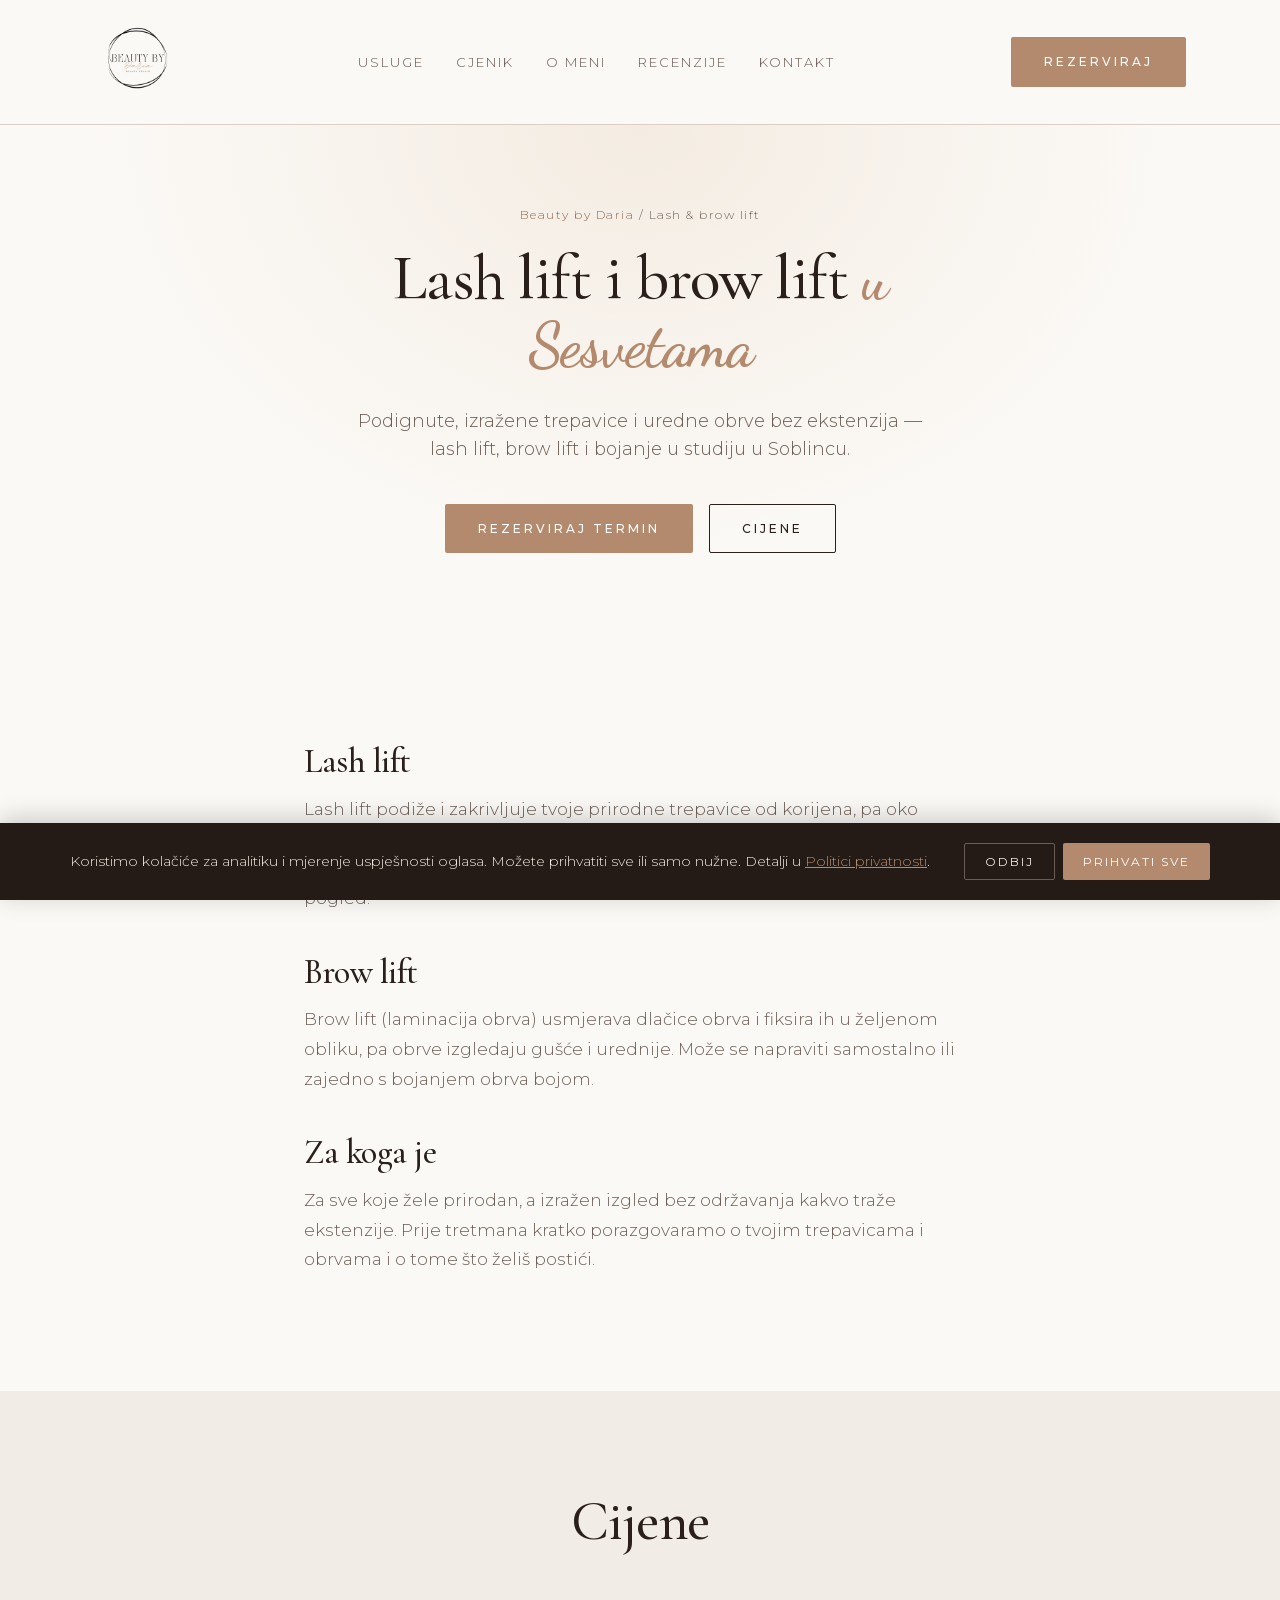
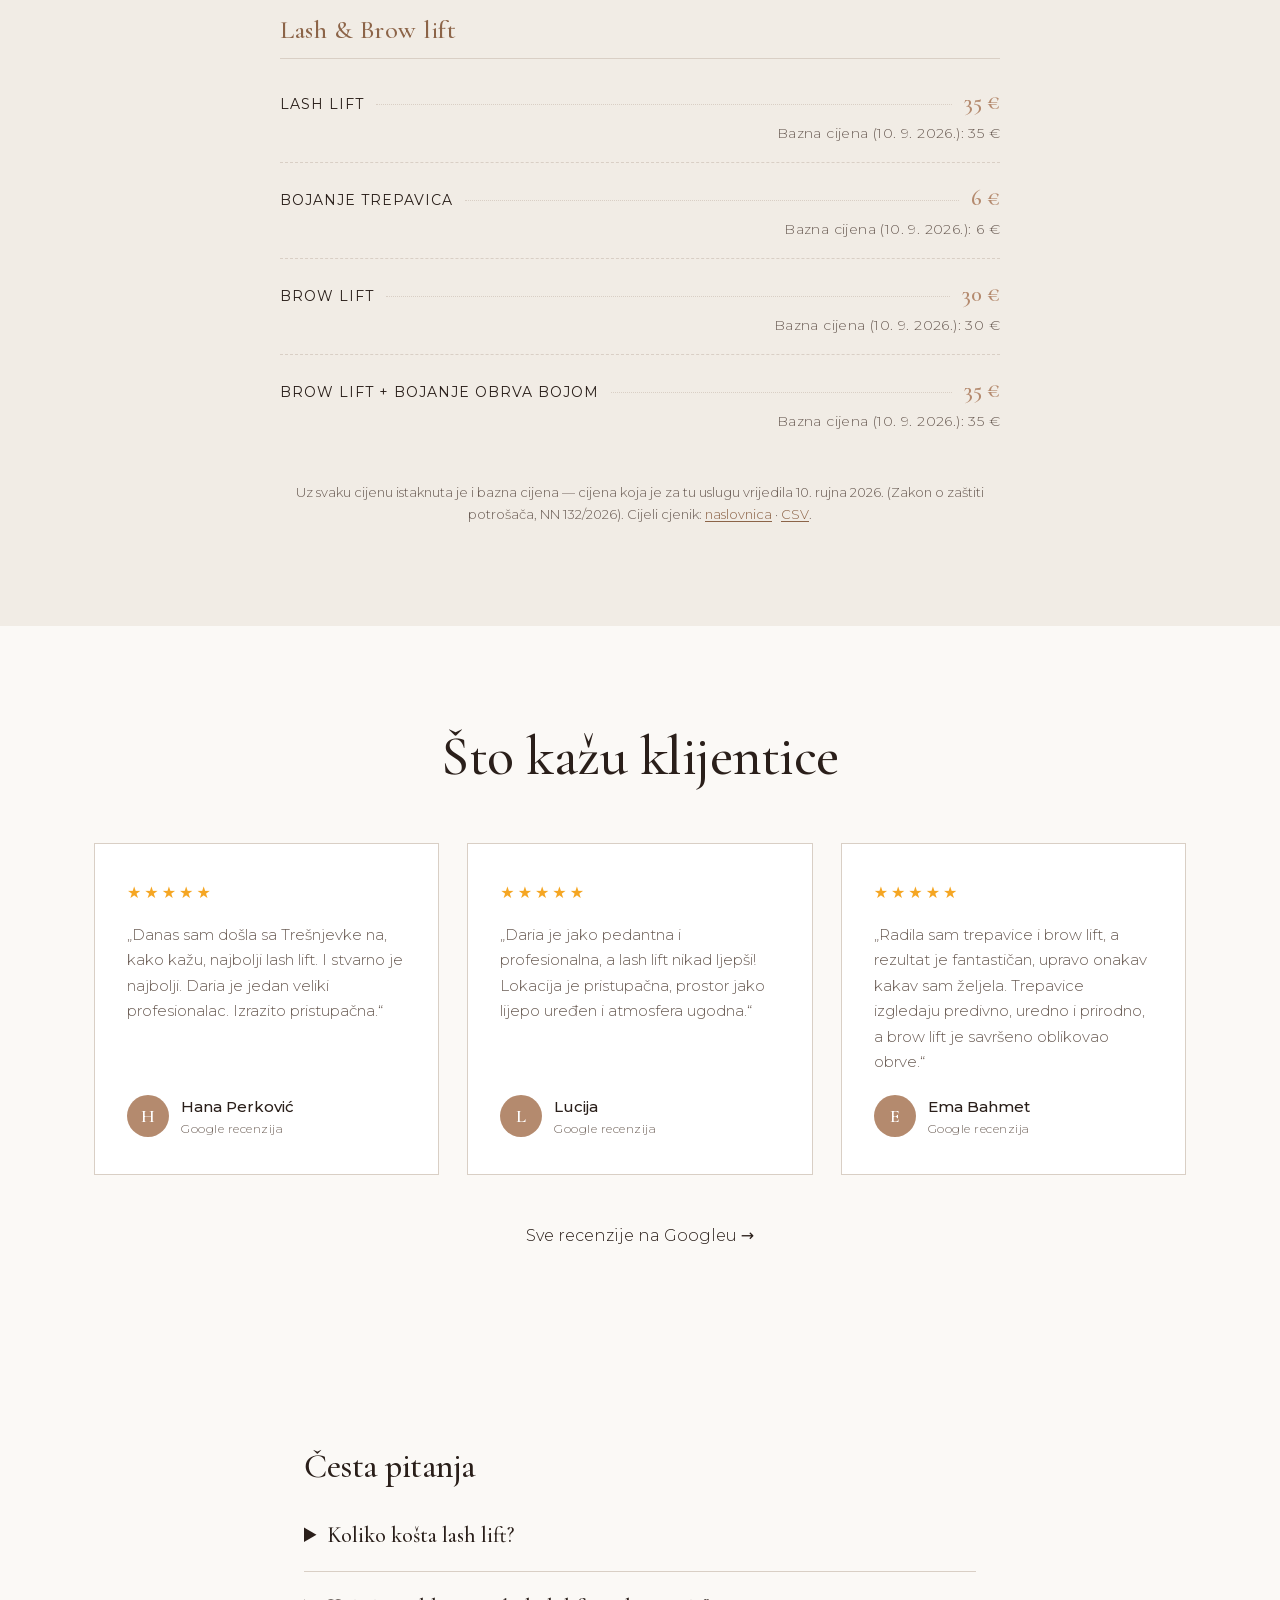
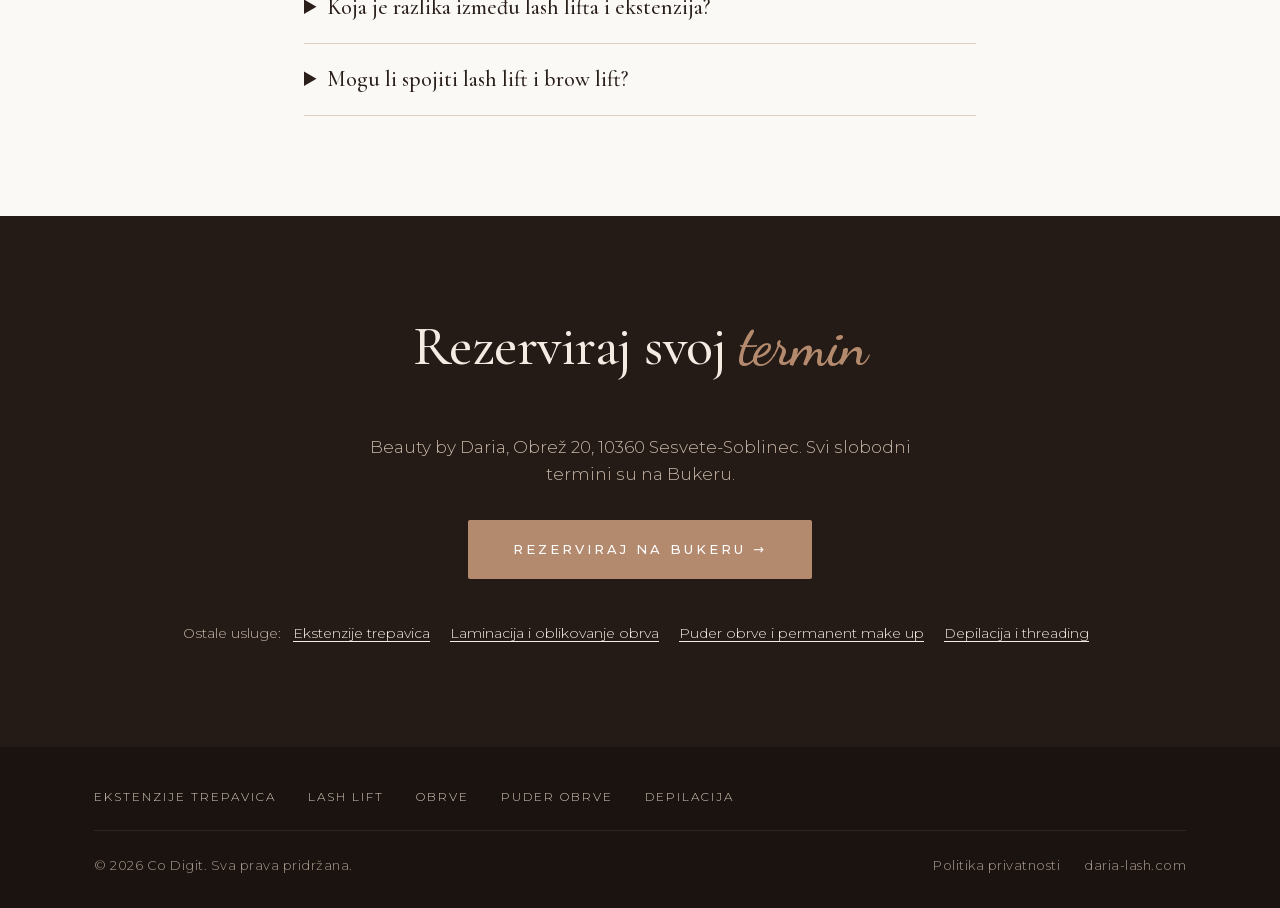
<file: lash-lift/index.html>
<!DOCTYPE html>
<html lang="hr">
<head>
<meta charset="UTF-8" />
<meta name="viewport" content="width=device-width, initial-scale=1.0" />
<meta name="theme-color" content="#b48a6e">

<meta name="msvalidate.01" content="DCB5E7050697FEF25E01605934E1B2C3">
<title>Lash lift i brow lift Sesvete | Bojanje trepavica — Beauty by Daria</title>
<meta name="description" content="Lash lift 35 €, brow lift 30 €, brow lift s bojanjem 35 € i bojanje trepavica 6 € u Sesvetama (Soblinec). Podignute trepavice i uredne obrve bez ekstenzija.">
<meta name="robots" content="index,follow">
<link rel="canonical" href="https://daria-lash.com/lash-lift/">
<meta property="og:type" content="website">
<meta property="og:url" content="https://daria-lash.com/lash-lift/">
<meta property="og:title" content="Lash lift i brow lift Sesvete | Bojanje trepavica — Beauty by Daria">
<meta property="og:description" content="Lash lift 35 €, brow lift 30 €, brow lift s bojanjem 35 € i bojanje trepavica 6 € u Sesvetama (Soblinec). Podignute trepavice i uredne obrve bez ekstenzija.">
<meta property="og:image" content="https://daria-lash.com/images/og-image.jpg">
<meta property="og:locale" content="hr_HR">
<meta property="og:site_name" content="Beauty by Daria">
<link rel="icon" type="image/png" sizes="32x32" href="/images/favicon-32.png">
<link rel="apple-touch-icon" sizes="180x180" href="/images/apple-touch-icon.png">
<link rel="preload" as="font" type="font/woff2" href="/fonts/cormorant-garamond-500-latin.woff2" crossorigin>
<link rel="stylesheet" href="/style.css?v=20261121">
<script type="application/ld+json">[{"@context": "https://schema.org", "@type": "Service", "name": "Lash lift i brow lift u Sesvetama", "url": "https://daria-lash.com/lash-lift/", "areaServed": ["Sesvete", "Zagreb"], "provider": {"@type": "BeautySalon", "name": "Beauty by Daria", "url": "https://daria-lash.com/", "address": {"@type": "PostalAddress", "streetAddress": "Obrež 20", "postalCode": "10360", "addressLocality": "Sesvete-Soblinec", "addressCountry": "HR"}}, "offers": [{"@type": "Offer", "name": "Lash lift", "price": "35", "priceCurrency": "EUR"}, {"@type": "Offer", "name": "Bojanje trepavica", "price": "6", "priceCurrency": "EUR"}, {"@type": "Offer", "name": "Brow lift", "price": "30", "priceCurrency": "EUR"}, {"@type": "Offer", "name": "Brow lift + bojanje obrva bojom", "price": "35", "priceCurrency": "EUR"}]}, {"@context": "https://schema.org", "@type": "BreadcrumbList", "itemListElement": [{"@type": "ListItem", "position": 1, "name": "Beauty by Daria", "item": "https://daria-lash.com/"}, {"@type": "ListItem", "position": 2, "name": "Lash & brow lift", "item": "https://daria-lash.com/lash-lift/"}]}, {"@context": "https://schema.org", "@type": "FAQPage", "mainEntity": [{"@type": "Question", "name": "Koliko košta lash lift?", "acceptedAnswer": {"@type": "Answer", "text": "Lash lift je 35 €, bojanje trepavica 6 €, brow lift 30 €, a brow lift s bojanjem obrva 35 €."}}, {"@type": "Question", "name": "Koja je razlika između lash lifta i ekstenzija?", "acceptedAnswer": {"@type": "Answer", "text": "Lash lift uvija tvoje prirodne trepavice i ne dodaje nove. Ekstenzije se lijepe na prirodne trepavice i daju dužinu i gustoću."}}, {"@type": "Question", "name": "Mogu li spojiti lash lift i brow lift?", "acceptedAnswer": {"@type": "Answer", "text": "Da, oba tretmana mogu se napraviti u istom terminu. Rezerviraj obje usluge na Bukeru."}}]}]</script>
<script>
  window.dataLayer = window.dataLayer || [];
  function gtag(){dataLayer.push(arguments);}
  gtag('consent', 'default', {
    'ad_storage': 'denied',
    'ad_user_data': 'denied',
    'ad_personalization': 'denied',
    'analytics_storage': 'denied',
    'wait_for_update': 500
  });
  try {
    if (localStorage.getItem('cc_consent') === 'granted') {
      gtag('consent', 'update', {
        'ad_storage': 'granted',
        'ad_user_data': 'granted',
        'ad_personalization': 'granted',
        'analytics_storage': 'granted'
      });
    }
  } catch(e) {}
</script>
<!-- Google tag (gtag.js) -->
<script async src="https://www.googletagmanager.com/gtag/js?id=G-LCLEKQPGMX"></script>
<script>
  gtag('js', new Date());
  gtag('config', 'G-LCLEKQPGMX');

  document.addEventListener('click', function(e) {
    var link = e.target.closest('a[href*="buker.hr"]');
    if (link && typeof gtag === 'function') {
      gtag('event', 'click_buker', {
        event_category: 'engagement',
        event_label: link.href
      });
    }
  }, true);
</script>
</head>
<body>

<header class="nav">
  <div class="container nav-inner">
    <a href="/" class="brand">
      <img src="/images/logo.png" alt="Beauty by Daria — Beauty Studio">
    </a>
    <nav>
      <a href="/#usluge">Usluge</a>
      <a href="/#cjenik">Cjenik</a>
      <a href="/#o-meni">O meni</a>
      <a href="/#recenzije">Recenzije</a>
      <a href="/#kontakt">Kontakt</a>
    </nav>
    <a href="https://buker.hr/salon/beauty-by-daria" target="_blank" rel="noopener" class="btn btn-primary nav-cta">Rezerviraj</a>
  </div>
</header>

<main>
<section class="hero hero-sub">
  <div class="container hero-inner">
    <p class="breadcrumb"><a href="/">Beauty by Daria</a> / Lash & brow lift</p>
    <h1>Lash lift i brow lift <em>u Sesvetama</em></h1>
    <p class="lead">Podignute, izražene trepavice i uredne obrve bez ekstenzija — lash lift, brow lift i bojanje u studiju u Soblincu.</p>
    <div class="hero-cta">
      <a href="https://buker.hr/salon/beauty-by-daria" target="_blank" rel="noopener" class="btn btn-primary">Rezerviraj termin</a>
      <a href="#cijene" class="btn btn-ghost">Cijene</a>
    </div>
  </div>
</section>

<section class="section">
  <div class="container prose">
      <h2>Lash lift</h2>
      <p>Lash lift podiže i zakrivljuje tvoje prirodne trepavice od korijena, pa oko izgleda otvorenije, a trepavice duže — bez ekstenzija i bez svakodnevnog uvijača. Uz lash lift može se napraviti i bojanje trepavica za još izraženiji pogled.</p>
      <h2>Brow lift</h2>
      <p>Brow lift (laminacija obrva) usmjerava dlačice obrva i fiksira ih u željenom obliku, pa obrve izgledaju gušće i urednije. Može se napraviti samostalno ili zajedno s bojanjem obrva bojom.</p>
      <h2>Za koga je</h2>
      <p>Za sve koje žele prirodan, a izražen izgled bez održavanja kakvo traže ekstenzije. Prije tretmana kratko porazgovaramo o tvojim trepavicama i obrvama i o tome što želiš postići.</p>
  </div>
</section>

<section id="cijene" class="section section-alt">
  <div class="container">
    <h2 class="center">Cijene</h2>
    <div class="pricing">
      <h3 class="price-group">Lash &amp; Brow lift</h3>
      <ul class="price-list">
        <li><span>Lash lift</span><span class="dots"></span><span class="price">35 €</span><span class="price-anchor">Bazna cijena (10. 9. 2026.): 35 €</span></li>
        <li><span>Bojanje trepavica</span><span class="dots"></span><span class="price">6 €</span><span class="price-anchor">Bazna cijena (10. 9. 2026.): 6 €</span></li>
        <li><span>Brow lift</span><span class="dots"></span><span class="price">30 €</span><span class="price-anchor">Bazna cijena (10. 9. 2026.): 30 €</span></li>
        <li><span>Brow lift + bojanje obrva bojom</span><span class="dots"></span><span class="price">35 €</span><span class="price-anchor">Bazna cijena (10. 9. 2026.): 35 €</span></li>
      
      </ul>
    </div>
    <p class="price-note">Uz svaku cijenu istaknuta je i bazna cijena — cijena koja je za tu uslugu vrijedila 10. rujna 2026. (Zakon o zaštiti potrošača, NN 132/2026). Cijeli cjenik: <a href="/#cjenik">naslovnica</a> · <a href="/cjenik/">CSV</a>.</p>
  </div>
</section>

<section class="section">
  <div class="container">
    <h2 class="center">Što kažu klijentice</h2>
    <div class="reviews">
      <div class="review-card">
        <div class="review-stars">★★★★★</div>
        <p class="review-text">„Danas sam došla sa Trešnjevke na, kako kažu, najbolji lash lift. I stvarno je najbolji. Daria je jedan veliki profesionalac. Izrazito pristupačna.“</p>
        <div class="review-author">
          <div class="review-avatar">H</div>
          <div>
            <div class="review-name">Hana Perković</div>
            <div class="review-src">Google recenzija</div>
          </div>
        </div>
      </div>
      <div class="review-card">
        <div class="review-stars">★★★★★</div>
        <p class="review-text">„Daria je jako pedantna i profesionalna, a lash lift nikad ljepši! Lokacija je pristupačna, prostor jako lijepo uređen i atmosfera ugodna.“</p>
        <div class="review-author">
          <div class="review-avatar">L</div>
          <div>
            <div class="review-name">Lucija</div>
            <div class="review-src">Google recenzija</div>
          </div>
        </div>
      </div>
      <div class="review-card">
        <div class="review-stars">★★★★★</div>
        <p class="review-text">„Radila sam trepavice i brow lift, a rezultat je fantastičan, upravo onakav kakav sam željela. Trepavice izgledaju predivno, uredno i prirodno, a brow lift je savršeno oblikovao obrve.“</p>
        <div class="review-author">
          <div class="review-avatar">E</div>
          <div>
            <div class="review-name">Ema Bahmet</div>
            <div class="review-src">Google recenzija</div>
          </div>
        </div>
      </div>
    </div>
    <p class="center"><a href="https://www.google.com/maps?cid=6743832913942023737" target="_blank" rel="noopener">Sve recenzije na Googleu →</a></p>
  </div>
</section>

<section class="section">
  <div class="container prose">
    <h2>Česta pitanja</h2>
      <details class="faq-item"><summary>Koliko košta lash lift?</summary><p>Lash lift je 35 €, bojanje trepavica 6 €, brow lift 30 €, a brow lift s bojanjem obrva 35 €.</p></details>
      <details class="faq-item"><summary>Koja je razlika između lash lifta i ekstenzija?</summary><p>Lash lift uvija tvoje prirodne trepavice i ne dodaje nove. Ekstenzije se lijepe na prirodne trepavice i daju dužinu i gustoću.</p></details>
      <details class="faq-item"><summary>Mogu li spojiti lash lift i brow lift?</summary><p>Da, oba tretmana mogu se napraviti u istom terminu. Rezerviraj obje usluge na Bukeru.</p></details>
  </div>
</section>

<section class="section section-dark">
  <div class="container center">
    <h2 class="center light">Rezerviraj svoj <em>termin</em></h2>
    <p class="center lead-dark">Beauty by Daria, Obrež 20, 10360 Sesvete-Soblinec. Svi slobodni termini su na Bukeru.</p>
    <div class="center" style="margin:32px 0 40px">
      <a href="https://buker.hr/salon/beauty-by-daria" target="_blank" rel="noopener" class="btn btn-primary btn-lg">Rezerviraj na Bukeru →</a>
    </div>
    <p class="other-services">Ostale usluge:
        <a href="/ekstenzije-trepavica/">Ekstenzije trepavica</a>
        <a href="/obrve/">Laminacija i oblikovanje obrva</a>
        <a href="/puder-obrve/">Puder obrve i permanent make up</a>
        <a href="/depilacija/">Depilacija i threading</a>
    </p>
  </div>
</section>
</main>

<footer class="footer">
  <div class="container footer-inner">
    <nav class="footer-nav" aria-label="Usluge">
      <a href="/ekstenzije-trepavica/">Ekstenzije trepavica</a>
      <a href="/lash-lift/">Lash lift</a>
      <a href="/obrve/">Obrve</a>
      <a href="/puder-obrve/">Puder obrve</a>
      <a href="/depilacija/">Depilacija</a>
    </nav>
    <div class="footer-meta">
      <p>© <span id="year"></span> <a href="https://codigit.hr" target="_blank" rel="noopener">Co Digit</a>. Sva prava pridržana.</p>
      <p class="footer-legal"><a href="/privatnost.html">Politika privatnosti</a><a href="https://daria-lash.com">daria-lash.com</a></p>
    </div>
  </div>
</footer>

<!-- Cookie consent banner -->
<div id="cc-banner" style="display:none;position:fixed;bottom:0;left:0;right:0;background:#241a16;color:#f4ece2;padding:20px 24px;z-index:1000;box-shadow:0 -4px 24px rgba(0,0,0,.2);font-size:14px;line-height:1.5">
  <div style="max-width:1140px;margin:0 auto;display:flex;flex-wrap:wrap;align-items:center;gap:16px;justify-content:space-between">
    <p style="flex:1;min-width:260px;margin:0">
      Koristimo kolačiće za analitiku i mjerenje uspješnosti oglasa. Možete prihvatiti sve ili samo nužne. Detalji u <a href="/privatnost.html" style="color:#b48a6e;text-decoration:underline">Politici privatnosti</a>.
    </p>
    <div style="display:flex;gap:8px;flex-wrap:wrap">
      <button id="cc-reject" style="padding:10px 20px;border:1px solid #6b5d55;background:transparent;color:#f4ece2;font-family:inherit;font-size:12px;letter-spacing:2px;text-transform:uppercase;cursor:pointer;border-radius:2px">Odbij</button>
      <button id="cc-accept" style="padding:10px 20px;border:none;background:#b48a6e;color:#fff;font-family:inherit;font-size:12px;letter-spacing:2px;text-transform:uppercase;cursor:pointer;border-radius:2px">Prihvati sve</button>
    </div>
  </div>
</div>

<button class="back-to-top" aria-label="Natrag na vrh" onclick="window.scrollTo({top:0,behavior:'smooth'})">↑</button>

<script>
  document.getElementById('year').textContent = new Date().getFullYear();

  // Back-to-top show/hide on scroll
  const btt = document.querySelector('.back-to-top');
  let bttTick = false;
  window.addEventListener('scroll', () => {
    if (bttTick) return;
    bttTick = true;
    requestAnimationFrame(() => { btt.classList.toggle('visible', window.scrollY > 400); bttTick = false; });
  }, { passive: true });

  // Smooth scroll
  document.querySelectorAll('a[href^="#"]').forEach(a => {
    a.addEventListener('click', e => {
      const t = document.querySelector(a.getAttribute('href'));
      if (t) { e.preventDefault(); t.scrollIntoView({behavior:'smooth', block:'start'}); }
    });
  });

  // Cookie consent banner
  (function(){
    var banner = document.getElementById('cc-banner');
    if (!banner) return;
    try {
      if (!localStorage.getItem('cc_consent')) banner.style.display = 'block';
    } catch(e) { banner.style.display = 'block'; }
    document.getElementById('cc-accept').addEventListener('click', function(){
      try { localStorage.setItem('cc_consent', 'granted'); } catch(e) {}
      if (typeof gtag === 'function') {
        gtag('consent', 'update', {
          ad_storage: 'granted', ad_user_data: 'granted',
          ad_personalization: 'granted', analytics_storage: 'granted'
        });
      }
      banner.style.display = 'none';
    });
    document.getElementById('cc-reject').addEventListener('click', function(){
      try { localStorage.setItem('cc_consent', 'denied'); } catch(e) {}
      banner.style.display = 'none';
    });
  })();
</script>
</body>
</html>
</file>
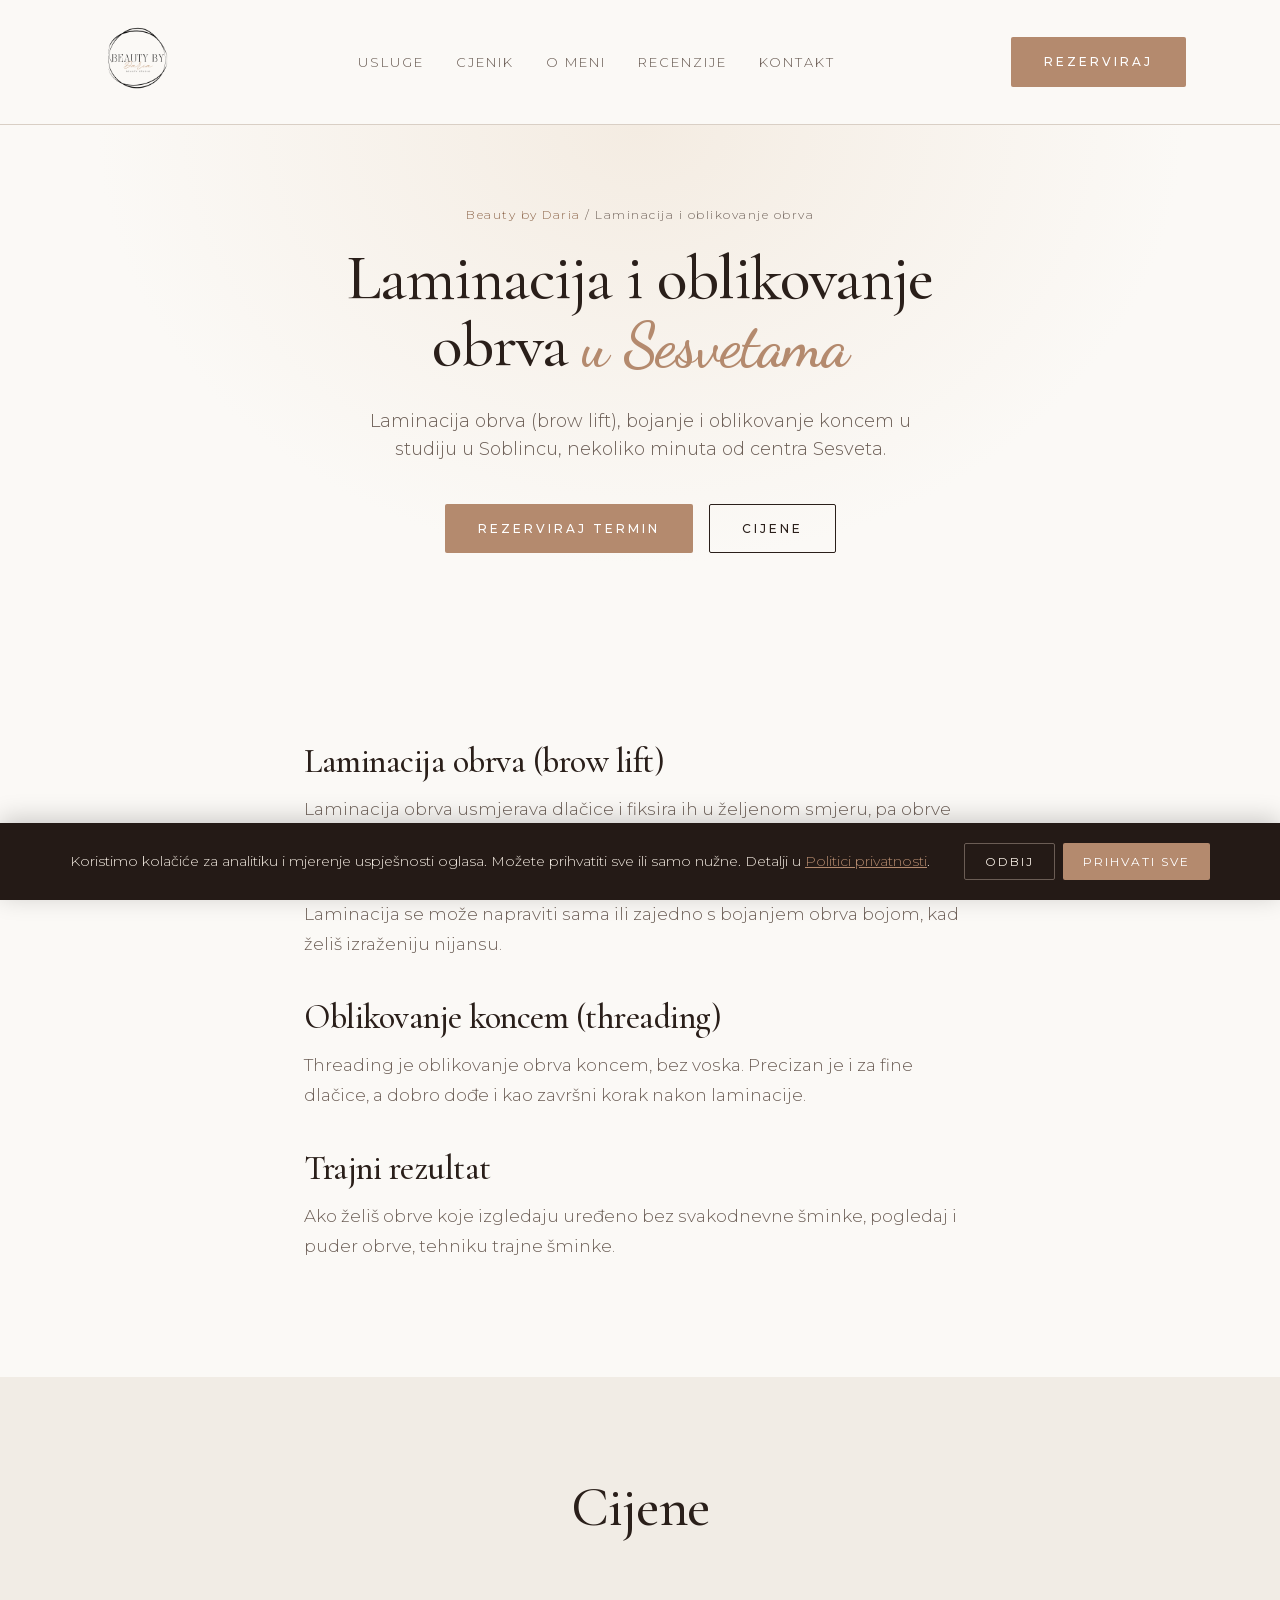
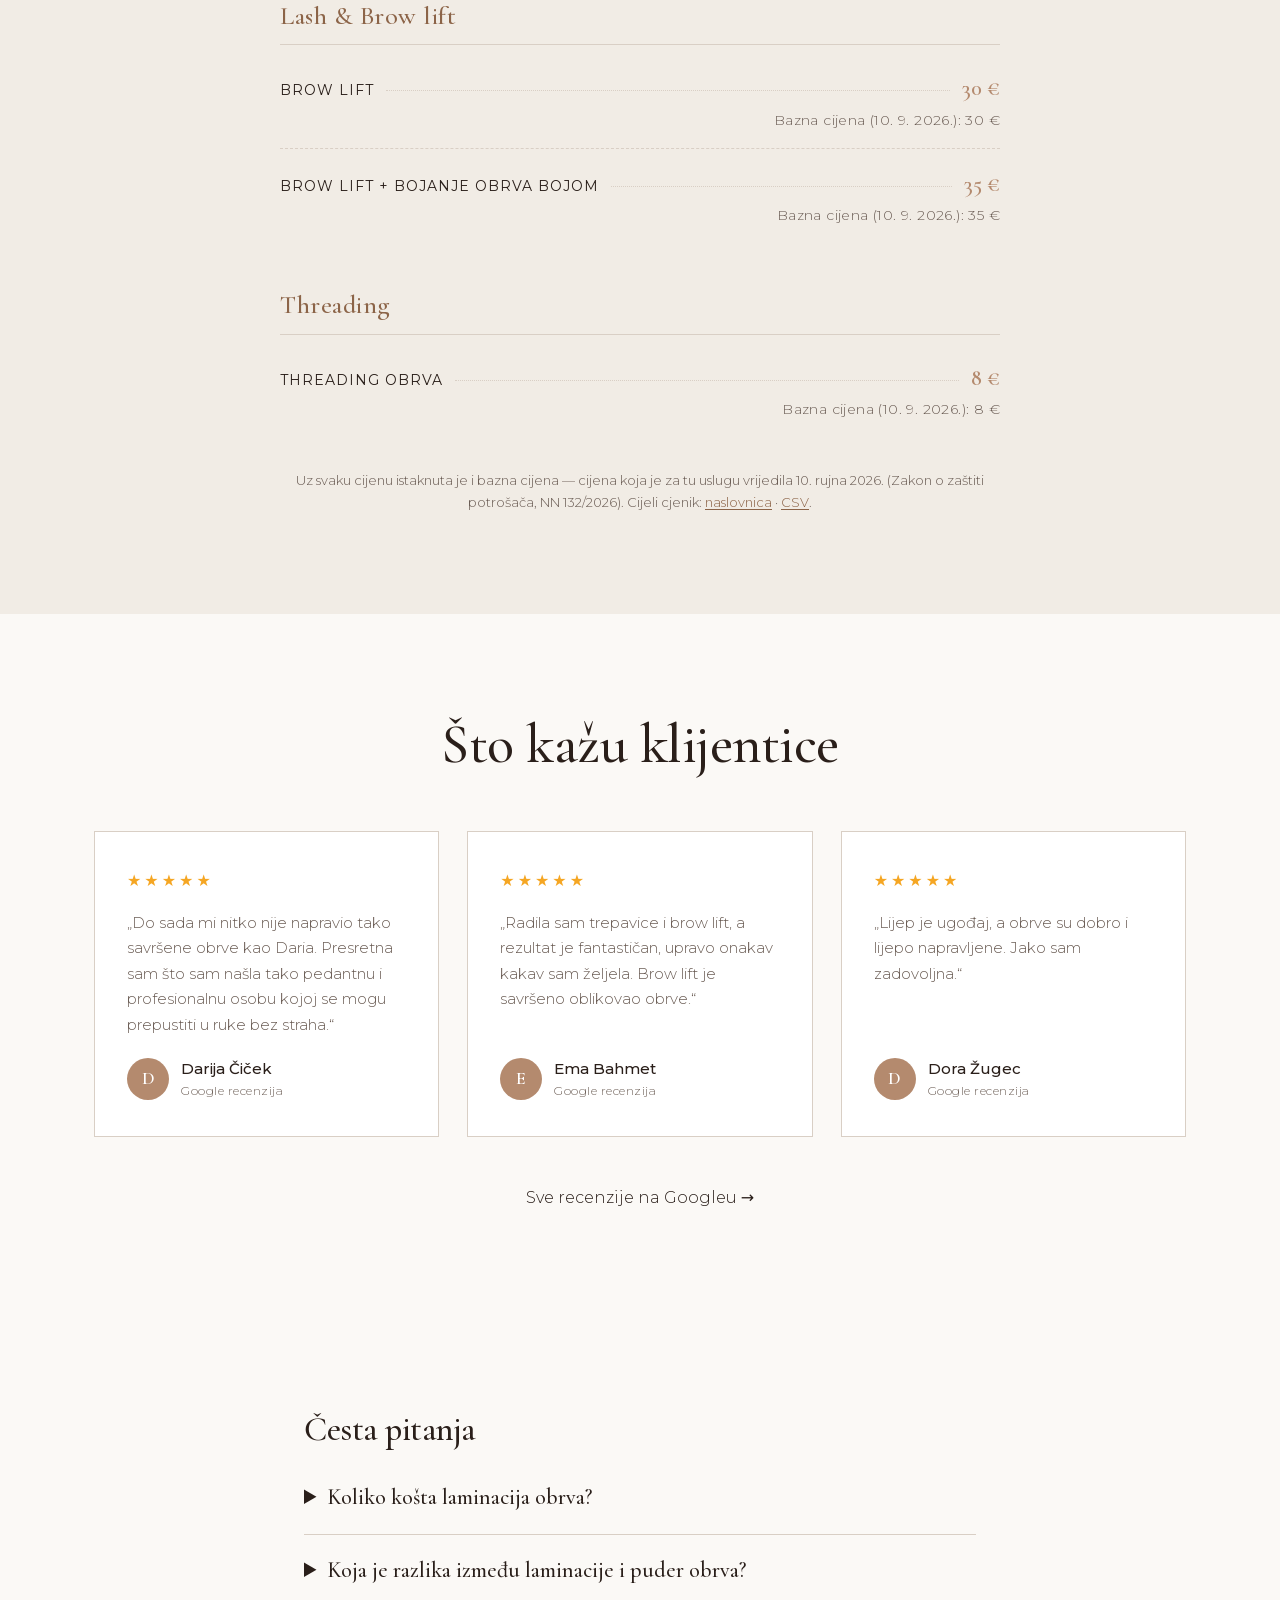
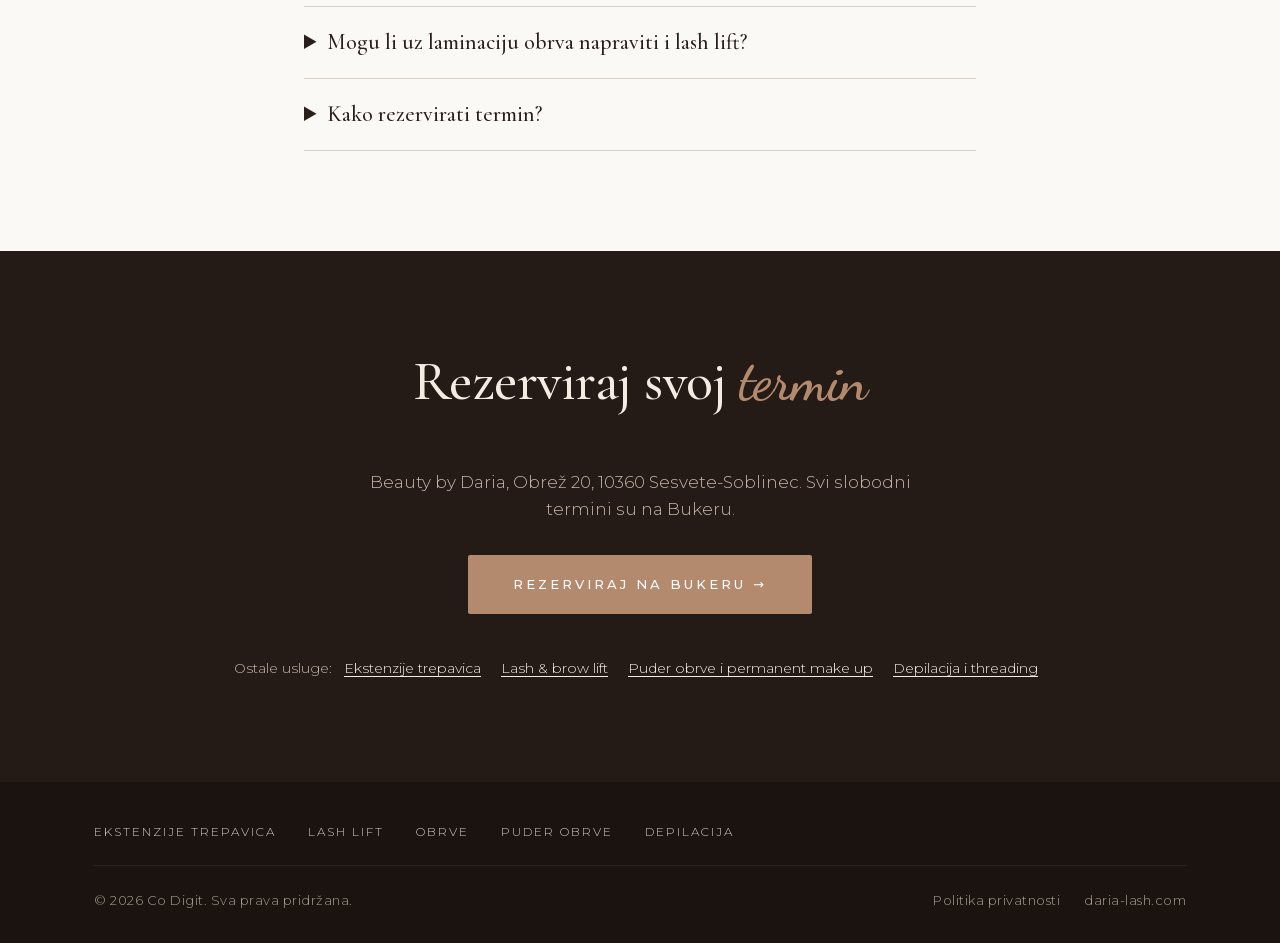
<file: obrve/index.html>
<!DOCTYPE html>
<html lang="hr">
<head>
<meta charset="UTF-8" />
<meta name="viewport" content="width=device-width, initial-scale=1.0" />
<meta name="theme-color" content="#b48a6e">

<meta name="msvalidate.01" content="DCB5E7050697FEF25E01605934E1B2C3">
<title>Laminacija obrva Sesvete | Brow lift, bojanje, threading — Beauty by Daria</title>
<meta name="description" content="Laminacija obrva (brow lift) 30 €, s bojanjem 35 €, threading obrva 8 € u Sesvetama (Soblinec). Gušće, uredne obrve u obliku koji ti pristaje. Rezerviraj online.">
<meta name="robots" content="index,follow">
<link rel="canonical" href="https://daria-lash.com/obrve/">
<meta property="og:type" content="website">
<meta property="og:url" content="https://daria-lash.com/obrve/">
<meta property="og:title" content="Laminacija obrva Sesvete | Brow lift, bojanje, threading — Beauty by Daria">
<meta property="og:description" content="Laminacija obrva (brow lift) 30 €, s bojanjem 35 €, threading obrva 8 € u Sesvetama (Soblinec). Gušće, uredne obrve u obliku koji ti pristaje. Rezerviraj online.">
<meta property="og:image" content="https://daria-lash.com/images/og-image.jpg">
<meta property="og:locale" content="hr_HR">
<meta property="og:site_name" content="Beauty by Daria">
<link rel="icon" type="image/png" sizes="32x32" href="/images/favicon-32.png">
<link rel="apple-touch-icon" sizes="180x180" href="/images/apple-touch-icon.png">
<link rel="preload" as="font" type="font/woff2" href="/fonts/cormorant-garamond-500-latin.woff2" crossorigin>
<link rel="stylesheet" href="/style.css?v=20261121">
<script type="application/ld+json">[{"@context": "https://schema.org", "@type": "Service", "name": "Laminacija i oblikovanje obrva u Sesvetama", "url": "https://daria-lash.com/obrve/", "areaServed": ["Sesvete", "Zagreb"], "provider": {"@type": "BeautySalon", "name": "Beauty by Daria", "url": "https://daria-lash.com/", "address": {"@type": "PostalAddress", "streetAddress": "Obrež 20", "postalCode": "10360", "addressLocality": "Sesvete-Soblinec", "addressCountry": "HR"}}, "offers": [{"@type": "Offer", "name": "Brow lift", "price": "30", "priceCurrency": "EUR"}, {"@type": "Offer", "name": "Brow lift + bojanje obrva bojom", "price": "35", "priceCurrency": "EUR"}, {"@type": "Offer", "name": "Threading obrva", "price": "8", "priceCurrency": "EUR"}]}, {"@context": "https://schema.org", "@type": "BreadcrumbList", "itemListElement": [{"@type": "ListItem", "position": 1, "name": "Beauty by Daria", "item": "https://daria-lash.com/"}, {"@type": "ListItem", "position": 2, "name": "Laminacija i oblikovanje obrva", "item": "https://daria-lash.com/obrve/"}]}, {"@context": "https://schema.org", "@type": "FAQPage", "mainEntity": [{"@type": "Question", "name": "Koliko košta laminacija obrva?", "acceptedAnswer": {"@type": "Answer", "text": "Laminacija obrva (brow lift) je 30 €, a laminacija s bojanjem obrva bojom 35 €. Threading obrva je 8 €."}}, {"@type": "Question", "name": "Koja je razlika između laminacije i puder obrva?", "acceptedAnswer": {"@type": "Answer", "text": "Laminacija oblikuje tvoje prirodne dlačice i ne dira kožu. Puder obrve su trajna šminka koja popunjava obrve pigmentom."}}, {"@type": "Question", "name": "Mogu li uz laminaciju obrva napraviti i lash lift?", "acceptedAnswer": {"@type": "Answer", "text": "Da, oba tretmana mogu se napraviti u istom terminu. Rezerviraj obje usluge na Bukeru."}}, {"@type": "Question", "name": "Kako rezervirati termin?", "acceptedAnswer": {"@type": "Answer", "text": "Termin rezerviraš online preko Bukera, gdje vidiš sve slobodne termine."}}]}]</script>
<script>
  window.dataLayer = window.dataLayer || [];
  function gtag(){dataLayer.push(arguments);}
  gtag('consent', 'default', {
    'ad_storage': 'denied',
    'ad_user_data': 'denied',
    'ad_personalization': 'denied',
    'analytics_storage': 'denied',
    'wait_for_update': 500
  });
  try {
    if (localStorage.getItem('cc_consent') === 'granted') {
      gtag('consent', 'update', {
        'ad_storage': 'granted',
        'ad_user_data': 'granted',
        'ad_personalization': 'granted',
        'analytics_storage': 'granted'
      });
    }
  } catch(e) {}
</script>
<!-- Google tag (gtag.js) -->
<script async src="https://www.googletagmanager.com/gtag/js?id=G-LCLEKQPGMX"></script>
<script>
  gtag('js', new Date());
  gtag('config', 'G-LCLEKQPGMX');

  document.addEventListener('click', function(e) {
    var link = e.target.closest('a[href*="buker.hr"]');
    if (link && typeof gtag === 'function') {
      gtag('event', 'click_buker', {
        event_category: 'engagement',
        event_label: link.href
      });
    }
  }, true);
</script>
</head>
<body>

<header class="nav">
  <div class="container nav-inner">
    <a href="/" class="brand">
      <img src="/images/logo.png" alt="Beauty by Daria — Beauty Studio">
    </a>
    <nav>
      <a href="/#usluge">Usluge</a>
      <a href="/#cjenik">Cjenik</a>
      <a href="/#o-meni">O meni</a>
      <a href="/#recenzije">Recenzije</a>
      <a href="/#kontakt">Kontakt</a>
    </nav>
    <a href="https://buker.hr/salon/beauty-by-daria" target="_blank" rel="noopener" class="btn btn-primary nav-cta">Rezerviraj</a>
  </div>
</header>

<main>
<section class="hero hero-sub">
  <div class="container hero-inner">
    <p class="breadcrumb"><a href="/">Beauty by Daria</a> / Laminacija i oblikovanje obrva</p>
    <h1>Laminacija i oblikovanje obrva <em>u Sesvetama</em></h1>
    <p class="lead">Laminacija obrva (brow lift), bojanje i oblikovanje koncem u studiju u Soblincu, nekoliko minuta od centra Sesveta.</p>
    <div class="hero-cta">
      <a href="https://buker.hr/salon/beauty-by-daria" target="_blank" rel="noopener" class="btn btn-primary">Rezerviraj termin</a>
      <a href="#cijene" class="btn btn-ghost">Cijene</a>
    </div>
  </div>
</section>

<section class="section">
  <div class="container prose">
      <h2>Laminacija obrva (brow lift)</h2>
      <p>Laminacija obrva usmjerava dlačice i fiksira ih u željenom smjeru, pa obrve izgledaju gušće, punije i urednije. Na engleskom se zove brow lamination ili brow lift. Rezultat je prirodan, a obrve ujutro ne treba posebno slagati.</p>
      <p>Laminacija se može napraviti sama ili zajedno s bojanjem obrva bojom, kad želiš izraženiju nijansu.</p>
      <h2>Oblikovanje koncem (threading)</h2>
      <p>Threading je oblikovanje obrva koncem, bez voska. Precizan je i za fine dlačice, a dobro dođe i kao završni korak nakon laminacije.</p>
      <h2>Trajni rezultat</h2>
      <p>Ako želiš obrve koje izgledaju uređeno bez svakodnevne šminke, pogledaj i <a href="/puder-obrve/">puder obrve</a>, tehniku trajne šminke.</p>
  </div>
</section>

<section id="cijene" class="section section-alt">
  <div class="container">
    <h2 class="center">Cijene</h2>
    <div class="pricing">
      <h3 class="price-group">Lash &amp; Brow lift</h3>
      <ul class="price-list">
        <li><span>Brow lift</span><span class="dots"></span><span class="price">30 €</span><span class="price-anchor">Bazna cijena (10. 9. 2026.): 30 €</span></li>
        <li><span>Brow lift + bojanje obrva bojom</span><span class="dots"></span><span class="price">35 €</span><span class="price-anchor">Bazna cijena (10. 9. 2026.): 35 €</span></li>
      </ul>
      <h3 class="price-group">Threading</h3>
      <ul class="price-list">
        <li><span>Threading obrva</span><span class="dots"></span><span class="price">8 €</span><span class="price-anchor">Bazna cijena (10. 9. 2026.): 8 €</span></li>
      </ul>
    </div>
    <p class="price-note">Uz svaku cijenu istaknuta je i bazna cijena — cijena koja je za tu uslugu vrijedila 10. rujna 2026. (Zakon o zaštiti potrošača, NN 132/2026). Cijeli cjenik: <a href="/#cjenik">naslovnica</a> · <a href="/cjenik/">CSV</a>.</p>
  </div>
</section>

<section class="section">
  <div class="container">
    <h2 class="center">Što kažu klijentice</h2>
    <div class="reviews">
      <div class="review-card">
        <div class="review-stars">★★★★★</div>
        <p class="review-text">„Do sada mi nitko nije napravio tako savršene obrve kao Daria. Presretna sam što sam našla tako pedantnu i profesionalnu osobu kojoj se mogu prepustiti u ruke bez straha.“</p>
        <div class="review-author">
          <div class="review-avatar">D</div>
          <div>
            <div class="review-name">Darija Čiček</div>
            <div class="review-src">Google recenzija</div>
          </div>
        </div>
      </div>
      <div class="review-card">
        <div class="review-stars">★★★★★</div>
        <p class="review-text">„Radila sam trepavice i brow lift, a rezultat je fantastičan, upravo onakav kakav sam željela. Brow lift je savršeno oblikovao obrve.“</p>
        <div class="review-author">
          <div class="review-avatar">E</div>
          <div>
            <div class="review-name">Ema Bahmet</div>
            <div class="review-src">Google recenzija</div>
          </div>
        </div>
      </div>
      <div class="review-card">
        <div class="review-stars">★★★★★</div>
        <p class="review-text">„Lijep je ugođaj, a obrve su dobro i lijepo napravljene. Jako sam zadovoljna.“</p>
        <div class="review-author">
          <div class="review-avatar">D</div>
          <div>
            <div class="review-name">Dora Žugec</div>
            <div class="review-src">Google recenzija</div>
          </div>
        </div>
      </div>
    </div>
    <p class="center"><a href="https://www.google.com/maps?cid=6743832913942023737" target="_blank" rel="noopener">Sve recenzije na Googleu →</a></p>
  </div>
</section>

<section class="section">
  <div class="container prose">
    <h2>Česta pitanja</h2>
      <details class="faq-item"><summary>Koliko košta laminacija obrva?</summary><p>Laminacija obrva (brow lift) je 30 €, a laminacija s bojanjem obrva bojom 35 €. Threading obrva je 8 €.</p></details>
      <details class="faq-item"><summary>Koja je razlika između laminacije i puder obrva?</summary><p>Laminacija oblikuje tvoje prirodne dlačice i ne dira kožu. Puder obrve su trajna šminka koja popunjava obrve pigmentom.</p></details>
      <details class="faq-item"><summary>Mogu li uz laminaciju obrva napraviti i lash lift?</summary><p>Da, oba tretmana mogu se napraviti u istom terminu. Rezerviraj obje usluge na Bukeru.</p></details>
      <details class="faq-item"><summary>Kako rezervirati termin?</summary><p>Termin rezerviraš online preko Bukera, gdje vidiš sve slobodne termine.</p></details>
  </div>
</section>

<section class="section section-dark">
  <div class="container center">
    <h2 class="center light">Rezerviraj svoj <em>termin</em></h2>
    <p class="center lead-dark">Beauty by Daria, Obrež 20, 10360 Sesvete-Soblinec. Svi slobodni termini su na Bukeru.</p>
    <div class="center" style="margin:32px 0 40px">
      <a href="https://buker.hr/salon/beauty-by-daria" target="_blank" rel="noopener" class="btn btn-primary btn-lg">Rezerviraj na Bukeru →</a>
    </div>
    <p class="other-services">Ostale usluge:
        <a href="/ekstenzije-trepavica/">Ekstenzije trepavica</a>
        <a href="/lash-lift/">Lash & brow lift</a>
        <a href="/puder-obrve/">Puder obrve i permanent make up</a>
        <a href="/depilacija/">Depilacija i threading</a>
    </p>
  </div>
</section>
</main>

<footer class="footer">
  <div class="container footer-inner">
    <nav class="footer-nav" aria-label="Usluge">
      <a href="/ekstenzije-trepavica/">Ekstenzije trepavica</a>
      <a href="/lash-lift/">Lash lift</a>
      <a href="/obrve/">Obrve</a>
      <a href="/puder-obrve/">Puder obrve</a>
      <a href="/depilacija/">Depilacija</a>
    </nav>
    <div class="footer-meta">
      <p>© <span id="year"></span> <a href="https://codigit.hr" target="_blank" rel="noopener">Co Digit</a>. Sva prava pridržana.</p>
      <p class="footer-legal"><a href="/privatnost.html">Politika privatnosti</a><a href="https://daria-lash.com">daria-lash.com</a></p>
    </div>
  </div>
</footer>

<!-- Cookie consent banner -->
<div id="cc-banner" style="display:none;position:fixed;bottom:0;left:0;right:0;background:#241a16;color:#f4ece2;padding:20px 24px;z-index:1000;box-shadow:0 -4px 24px rgba(0,0,0,.2);font-size:14px;line-height:1.5">
  <div style="max-width:1140px;margin:0 auto;display:flex;flex-wrap:wrap;align-items:center;gap:16px;justify-content:space-between">
    <p style="flex:1;min-width:260px;margin:0">
      Koristimo kolačiće za analitiku i mjerenje uspješnosti oglasa. Možete prihvatiti sve ili samo nužne. Detalji u <a href="/privatnost.html" style="color:#b48a6e;text-decoration:underline">Politici privatnosti</a>.
    </p>
    <div style="display:flex;gap:8px;flex-wrap:wrap">
      <button id="cc-reject" style="padding:10px 20px;border:1px solid #6b5d55;background:transparent;color:#f4ece2;font-family:inherit;font-size:12px;letter-spacing:2px;text-transform:uppercase;cursor:pointer;border-radius:2px">Odbij</button>
      <button id="cc-accept" style="padding:10px 20px;border:none;background:#b48a6e;color:#fff;font-family:inherit;font-size:12px;letter-spacing:2px;text-transform:uppercase;cursor:pointer;border-radius:2px">Prihvati sve</button>
    </div>
  </div>
</div>

<button class="back-to-top" aria-label="Natrag na vrh" onclick="window.scrollTo({top:0,behavior:'smooth'})">↑</button>

<script>
  document.getElementById('year').textContent = new Date().getFullYear();

  // Back-to-top show/hide on scroll
  const btt = document.querySelector('.back-to-top');
  let bttTick = false;
  window.addEventListener('scroll', () => {
    if (bttTick) return;
    bttTick = true;
    requestAnimationFrame(() => { btt.classList.toggle('visible', window.scrollY > 400); bttTick = false; });
  }, { passive: true });

  // Smooth scroll
  document.querySelectorAll('a[href^="#"]').forEach(a => {
    a.addEventListener('click', e => {
      const t = document.querySelector(a.getAttribute('href'));
      if (t) { e.preventDefault(); t.scrollIntoView({behavior:'smooth', block:'start'}); }
    });
  });

  // Cookie consent banner
  (function(){
    var banner = document.getElementById('cc-banner');
    if (!banner) return;
    try {
      if (!localStorage.getItem('cc_consent')) banner.style.display = 'block';
    } catch(e) { banner.style.display = 'block'; }
    document.getElementById('cc-accept').addEventListener('click', function(){
      try { localStorage.setItem('cc_consent', 'granted'); } catch(e) {}
      if (typeof gtag === 'function') {
        gtag('consent', 'update', {
          ad_storage: 'granted', ad_user_data: 'granted',
          ad_personalization: 'granted', analytics_storage: 'granted'
        });
      }
      banner.style.display = 'none';
    });
    document.getElementById('cc-reject').addEventListener('click', function(){
      try { localStorage.setItem('cc_consent', 'denied'); } catch(e) {}
      banner.style.display = 'none';
    });
  })();
</script>
</body>
</html>
</file>
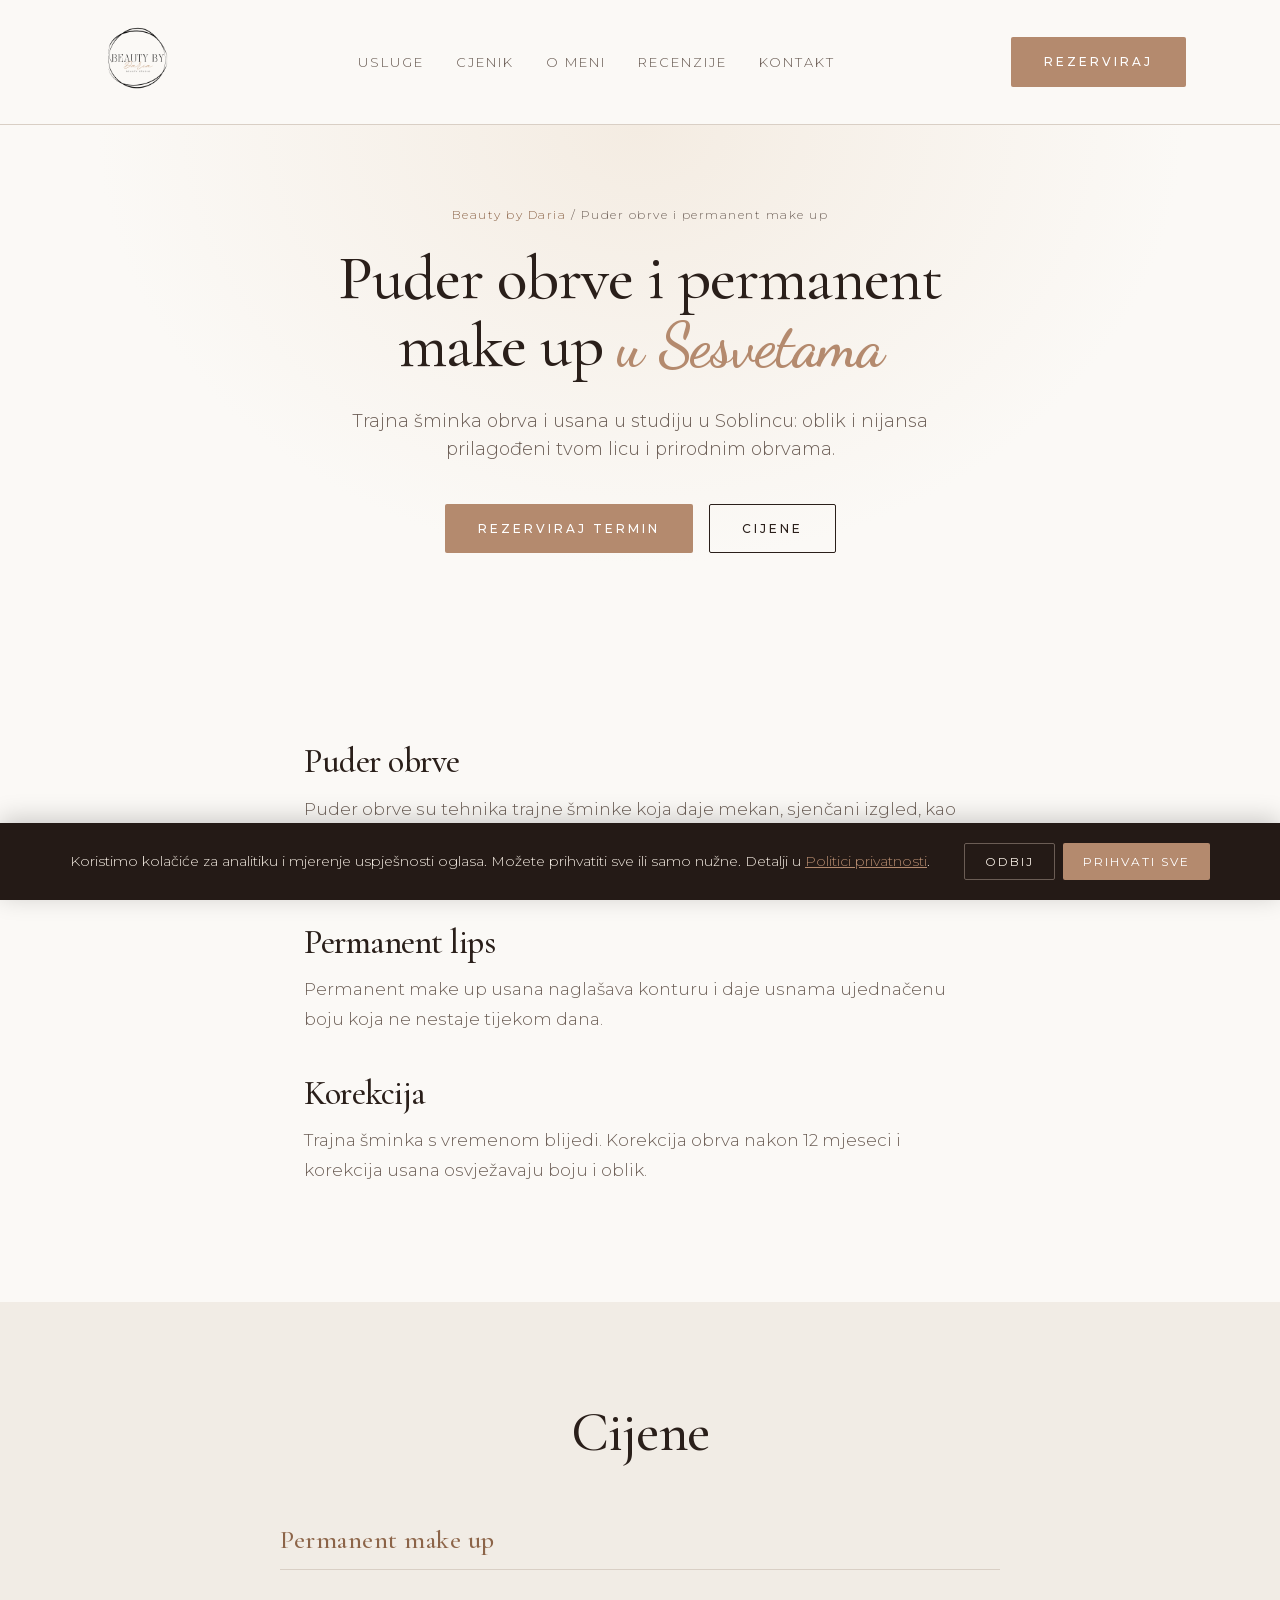
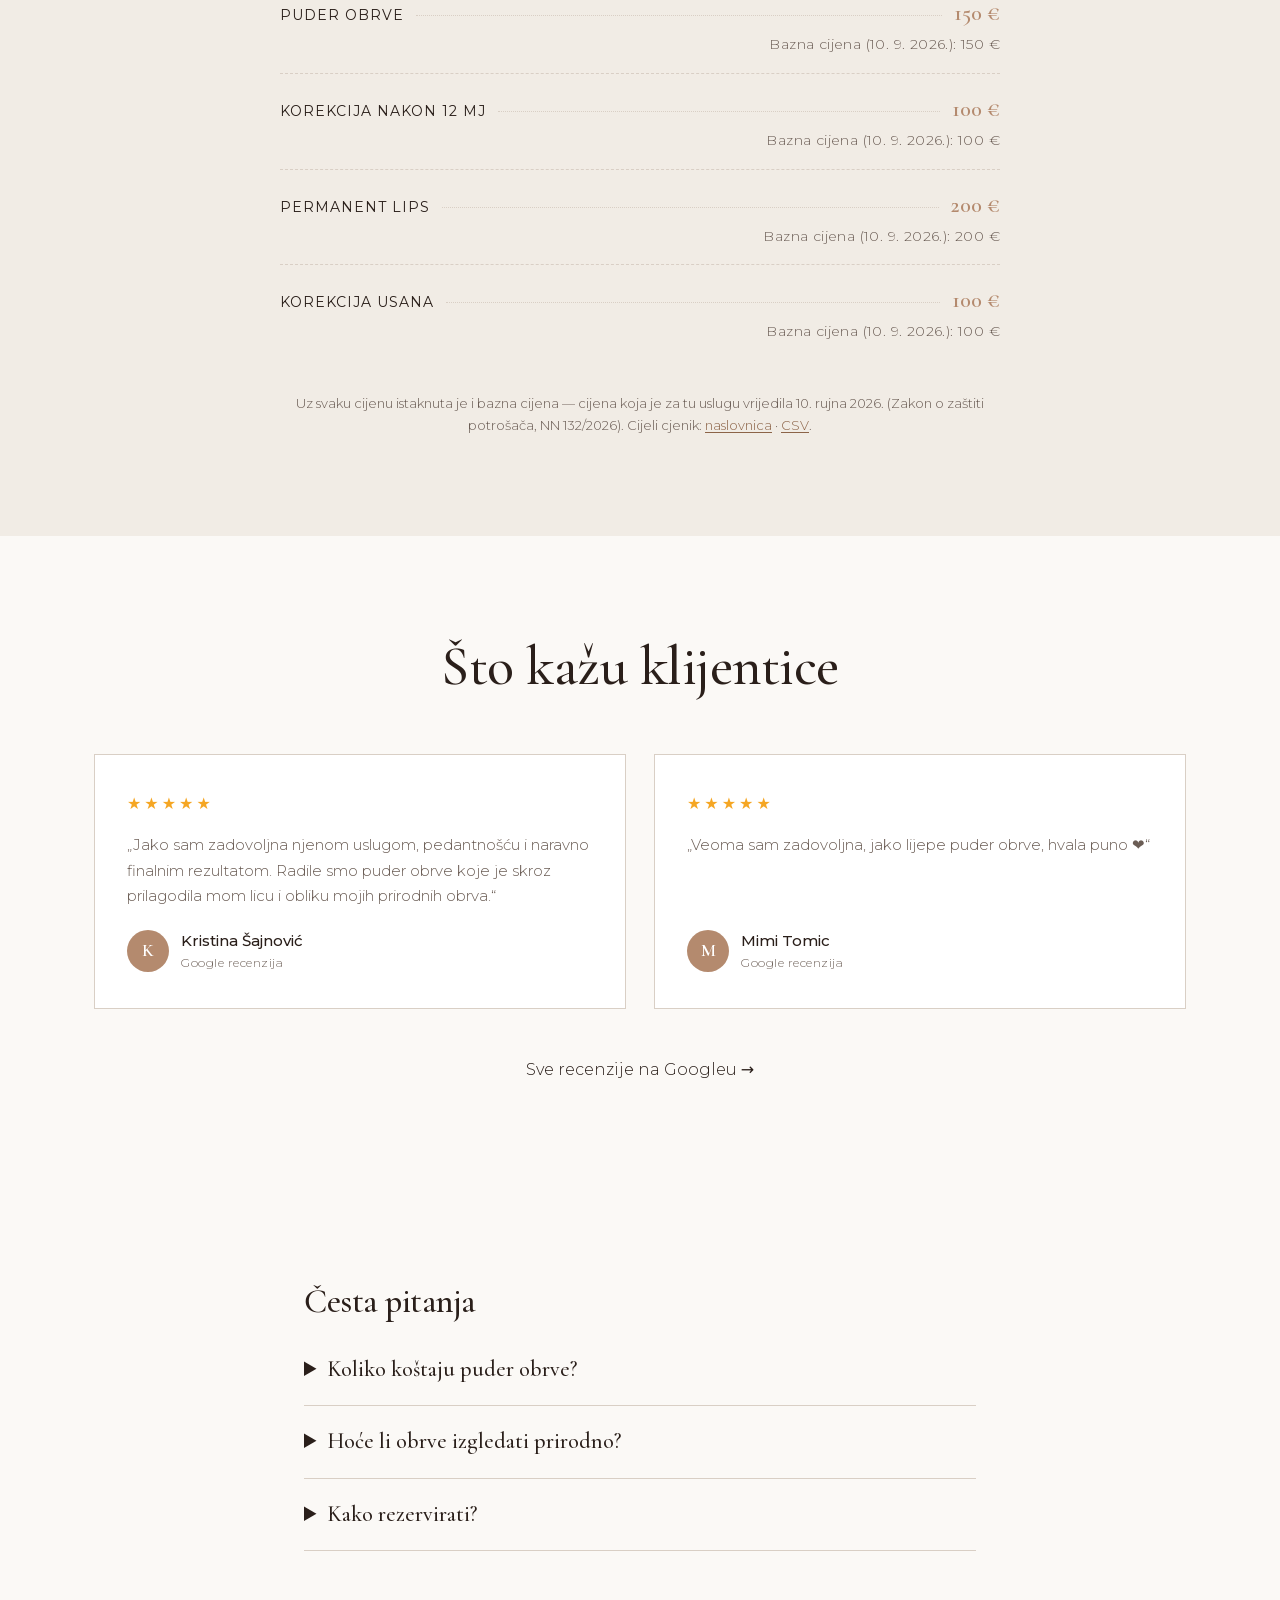
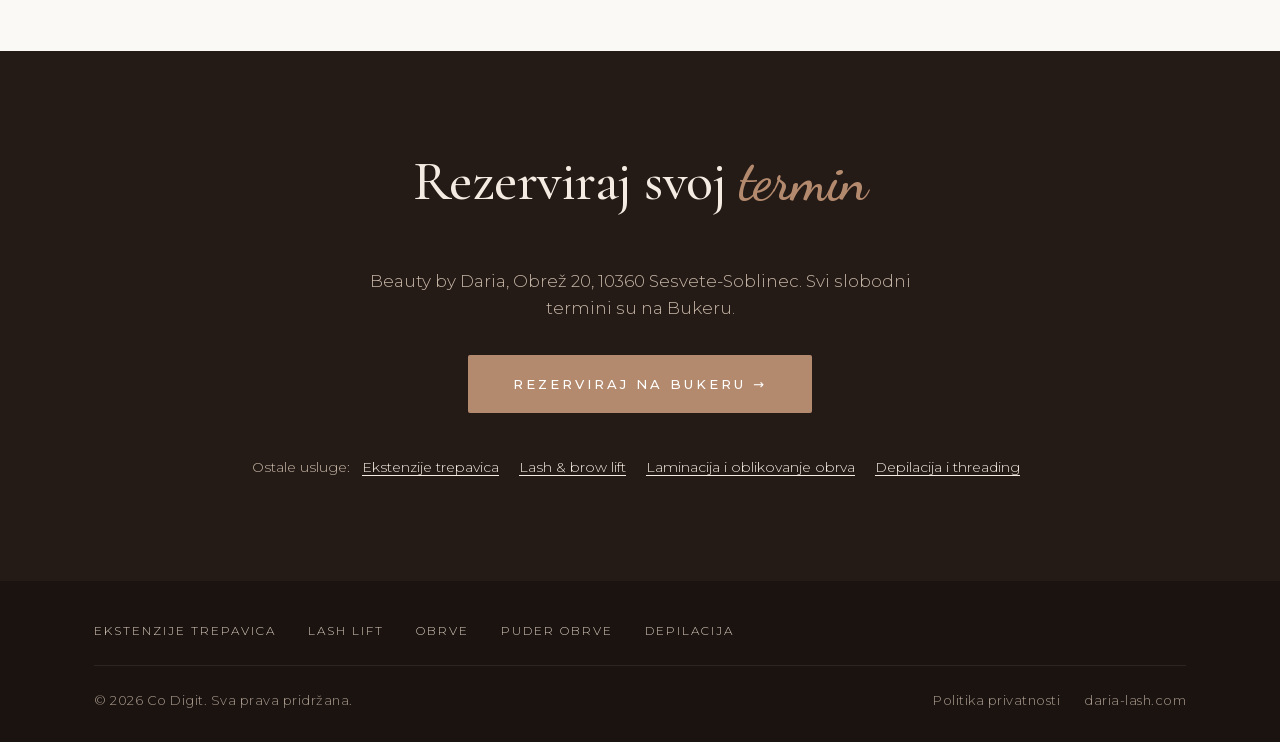
<file: puder-obrve/index.html>
<!DOCTYPE html>
<html lang="hr">
<head>
<meta charset="UTF-8" />
<meta name="viewport" content="width=device-width, initial-scale=1.0" />
<meta name="theme-color" content="#b48a6e">

<meta name="msvalidate.01" content="DCB5E7050697FEF25E01605934E1B2C3">
<title>Puder obrve i permanent make up Sesvete | Trajna šminka — Beauty by Daria</title>
<meta name="description" content="Puder obrve 150 €, permanent lips 200 €, korekcije 100 € — trajna šminka u Sesvetama (Soblinec). Oblik prilagođen tvom licu i prirodnim obrvama.">
<meta name="robots" content="index,follow">
<link rel="canonical" href="https://daria-lash.com/puder-obrve/">
<meta property="og:type" content="website">
<meta property="og:url" content="https://daria-lash.com/puder-obrve/">
<meta property="og:title" content="Puder obrve i permanent make up Sesvete | Trajna šminka — Beauty by Daria">
<meta property="og:description" content="Puder obrve 150 €, permanent lips 200 €, korekcije 100 € — trajna šminka u Sesvetama (Soblinec). Oblik prilagođen tvom licu i prirodnim obrvama.">
<meta property="og:image" content="https://daria-lash.com/images/og-image.jpg">
<meta property="og:locale" content="hr_HR">
<meta property="og:site_name" content="Beauty by Daria">
<link rel="icon" type="image/png" sizes="32x32" href="/images/favicon-32.png">
<link rel="apple-touch-icon" sizes="180x180" href="/images/apple-touch-icon.png">
<link rel="preload" as="font" type="font/woff2" href="/fonts/cormorant-garamond-500-latin.woff2" crossorigin>
<link rel="stylesheet" href="/style.css?v=20261121">
<script type="application/ld+json">[{"@context": "https://schema.org", "@type": "Service", "name": "Puder obrve i permanent make up u Sesvetama", "url": "https://daria-lash.com/puder-obrve/", "areaServed": ["Sesvete", "Zagreb"], "provider": {"@type": "BeautySalon", "name": "Beauty by Daria", "url": "https://daria-lash.com/", "address": {"@type": "PostalAddress", "streetAddress": "Obrež 20", "postalCode": "10360", "addressLocality": "Sesvete-Soblinec", "addressCountry": "HR"}}, "offers": [{"@type": "Offer", "name": "Puder obrve", "price": "150", "priceCurrency": "EUR"}, {"@type": "Offer", "name": "Korekcija nakon 12 mj", "price": "100", "priceCurrency": "EUR"}, {"@type": "Offer", "name": "Permanent lips", "price": "200", "priceCurrency": "EUR"}, {"@type": "Offer", "name": "Korekcija usana", "price": "100", "priceCurrency": "EUR"}]}, {"@context": "https://schema.org", "@type": "BreadcrumbList", "itemListElement": [{"@type": "ListItem", "position": 1, "name": "Beauty by Daria", "item": "https://daria-lash.com/"}, {"@type": "ListItem", "position": 2, "name": "Puder obrve i permanent make up", "item": "https://daria-lash.com/puder-obrve/"}]}, {"@context": "https://schema.org", "@type": "FAQPage", "mainEntity": [{"@type": "Question", "name": "Koliko koštaju puder obrve?", "acceptedAnswer": {"@type": "Answer", "text": "Puder obrve su 150 €, a korekcija nakon 12 mjeseci 100 €. Permanent lips su 200 €, a korekcija usana 100 €."}}, {"@type": "Question", "name": "Hoće li obrve izgledati prirodno?", "acceptedAnswer": {"@type": "Answer", "text": "Oblik i nijansa biraju se prema tvom licu i prirodnim obrvama, tako da rezultat bude prilagođen tebi."}}, {"@type": "Question", "name": "Kako rezervirati?", "acceptedAnswer": {"@type": "Answer", "text": "Termin rezerviraš online preko Bukera, u kategoriji Trajna šminka."}}]}]</script>
<script>
  window.dataLayer = window.dataLayer || [];
  function gtag(){dataLayer.push(arguments);}
  gtag('consent', 'default', {
    'ad_storage': 'denied',
    'ad_user_data': 'denied',
    'ad_personalization': 'denied',
    'analytics_storage': 'denied',
    'wait_for_update': 500
  });
  try {
    if (localStorage.getItem('cc_consent') === 'granted') {
      gtag('consent', 'update', {
        'ad_storage': 'granted',
        'ad_user_data': 'granted',
        'ad_personalization': 'granted',
        'analytics_storage': 'granted'
      });
    }
  } catch(e) {}
</script>
<!-- Google tag (gtag.js) -->
<script async src="https://www.googletagmanager.com/gtag/js?id=G-LCLEKQPGMX"></script>
<script>
  gtag('js', new Date());
  gtag('config', 'G-LCLEKQPGMX');

  document.addEventListener('click', function(e) {
    var link = e.target.closest('a[href*="buker.hr"]');
    if (link && typeof gtag === 'function') {
      gtag('event', 'click_buker', {
        event_category: 'engagement',
        event_label: link.href
      });
    }
  }, true);
</script>
</head>
<body>

<header class="nav">
  <div class="container nav-inner">
    <a href="/" class="brand">
      <img src="/images/logo.png" alt="Beauty by Daria — Beauty Studio">
    </a>
    <nav>
      <a href="/#usluge">Usluge</a>
      <a href="/#cjenik">Cjenik</a>
      <a href="/#o-meni">O meni</a>
      <a href="/#recenzije">Recenzije</a>
      <a href="/#kontakt">Kontakt</a>
    </nav>
    <a href="https://buker.hr/salon/beauty-by-daria" target="_blank" rel="noopener" class="btn btn-primary nav-cta">Rezerviraj</a>
  </div>
</header>

<main>
<section class="hero hero-sub">
  <div class="container hero-inner">
    <p class="breadcrumb"><a href="/">Beauty by Daria</a> / Puder obrve i permanent make up</p>
    <h1>Puder obrve i permanent make up <em>u Sesvetama</em></h1>
    <p class="lead">Trajna šminka obrva i usana u studiju u Soblincu: oblik i nijansa prilagođeni tvom licu i prirodnim obrvama.</p>
    <div class="hero-cta">
      <a href="https://buker.hr/salon/beauty-by-daria" target="_blank" rel="noopener" class="btn btn-primary">Rezerviraj termin</a>
      <a href="#cijene" class="btn btn-ghost">Cijene</a>
    </div>
  </div>
</section>

<section class="section">
  <div class="container prose">
      <h2>Puder obrve</h2>
      <p>Puder obrve su tehnika trajne šminke koja daje mekan, sjenčani izgled, kao da su obrve lagano našminkane puderom. Prije rada zajedno odaberemo oblik i nijansu prema tvom licu i obliku tvojih prirodnih obrva.</p>
      <h2>Permanent lips</h2>
      <p>Permanent make up usana naglašava konturu i daje usnama ujednačenu boju koja ne nestaje tijekom dana.</p>
      <h2>Korekcija</h2>
      <p>Trajna šminka s vremenom blijedi. Korekcija obrva nakon 12 mjeseci i korekcija usana osvježavaju boju i oblik.</p>
  </div>
</section>

<section id="cijene" class="section section-alt">
  <div class="container">
    <h2 class="center">Cijene</h2>
    <div class="pricing">
      <h3 class="price-group">Permanent make up</h3>
      <ul class="price-list">
        <li><span>Puder obrve</span><span class="dots"></span><span class="price">150 €</span><span class="price-anchor">Bazna cijena (10. 9. 2026.): 150 €</span></li>
        <li><span>Korekcija nakon 12 mj</span><span class="dots"></span><span class="price">100 €</span><span class="price-anchor">Bazna cijena (10. 9. 2026.): 100 €</span></li>
        <li><span>Permanent lips</span><span class="dots"></span><span class="price">200 €</span><span class="price-anchor">Bazna cijena (10. 9. 2026.): 200 €</span></li>
        <li><span>Korekcija usana</span><span class="dots"></span><span class="price">100 €</span><span class="price-anchor">Bazna cijena (10. 9. 2026.): 100 €</span></li>
      
      </ul>
    </div>
    <p class="price-note">Uz svaku cijenu istaknuta je i bazna cijena — cijena koja je za tu uslugu vrijedila 10. rujna 2026. (Zakon o zaštiti potrošača, NN 132/2026). Cijeli cjenik: <a href="/#cjenik">naslovnica</a> · <a href="/cjenik/">CSV</a>.</p>
  </div>
</section>

<section class="section">
  <div class="container">
    <h2 class="center">Što kažu klijentice</h2>
    <div class="reviews">
      <div class="review-card">
        <div class="review-stars">★★★★★</div>
        <p class="review-text">„Jako sam zadovoljna njenom uslugom, pedantnošću i naravno finalnim rezultatom. Radile smo puder obrve koje je skroz prilagodila mom licu i obliku mojih prirodnih obrva.“</p>
        <div class="review-author">
          <div class="review-avatar">K</div>
          <div>
            <div class="review-name">Kristina Šajnović</div>
            <div class="review-src">Google recenzija</div>
          </div>
        </div>
      </div>
      <div class="review-card">
        <div class="review-stars">★★★★★</div>
        <p class="review-text">„Veoma sam zadovoljna, jako lijepe puder obrve, hvala puno ❤️“</p>
        <div class="review-author">
          <div class="review-avatar">M</div>
          <div>
            <div class="review-name">Mimi Tomic</div>
            <div class="review-src">Google recenzija</div>
          </div>
        </div>
      </div>
    </div>
    <p class="center"><a href="https://www.google.com/maps?cid=6743832913942023737" target="_blank" rel="noopener">Sve recenzije na Googleu →</a></p>
  </div>
</section>

<section class="section">
  <div class="container prose">
    <h2>Česta pitanja</h2>
      <details class="faq-item"><summary>Koliko koštaju puder obrve?</summary><p>Puder obrve su 150 €, a korekcija nakon 12 mjeseci 100 €. Permanent lips su 200 €, a korekcija usana 100 €.</p></details>
      <details class="faq-item"><summary>Hoće li obrve izgledati prirodno?</summary><p>Oblik i nijansa biraju se prema tvom licu i prirodnim obrvama, tako da rezultat bude prilagođen tebi.</p></details>
      <details class="faq-item"><summary>Kako rezervirati?</summary><p>Termin rezerviraš online preko Bukera, u kategoriji Trajna šminka.</p></details>
  </div>
</section>

<section class="section section-dark">
  <div class="container center">
    <h2 class="center light">Rezerviraj svoj <em>termin</em></h2>
    <p class="center lead-dark">Beauty by Daria, Obrež 20, 10360 Sesvete-Soblinec. Svi slobodni termini su na Bukeru.</p>
    <div class="center" style="margin:32px 0 40px">
      <a href="https://buker.hr/salon/beauty-by-daria" target="_blank" rel="noopener" class="btn btn-primary btn-lg">Rezerviraj na Bukeru →</a>
    </div>
    <p class="other-services">Ostale usluge:
        <a href="/ekstenzije-trepavica/">Ekstenzije trepavica</a>
        <a href="/lash-lift/">Lash & brow lift</a>
        <a href="/obrve/">Laminacija i oblikovanje obrva</a>
        <a href="/depilacija/">Depilacija i threading</a>
    </p>
  </div>
</section>
</main>

<footer class="footer">
  <div class="container footer-inner">
    <nav class="footer-nav" aria-label="Usluge">
      <a href="/ekstenzije-trepavica/">Ekstenzije trepavica</a>
      <a href="/lash-lift/">Lash lift</a>
      <a href="/obrve/">Obrve</a>
      <a href="/puder-obrve/">Puder obrve</a>
      <a href="/depilacija/">Depilacija</a>
    </nav>
    <div class="footer-meta">
      <p>© <span id="year"></span> <a href="https://codigit.hr" target="_blank" rel="noopener">Co Digit</a>. Sva prava pridržana.</p>
      <p class="footer-legal"><a href="/privatnost.html">Politika privatnosti</a><a href="https://daria-lash.com">daria-lash.com</a></p>
    </div>
  </div>
</footer>

<!-- Cookie consent banner -->
<div id="cc-banner" style="display:none;position:fixed;bottom:0;left:0;right:0;background:#241a16;color:#f4ece2;padding:20px 24px;z-index:1000;box-shadow:0 -4px 24px rgba(0,0,0,.2);font-size:14px;line-height:1.5">
  <div style="max-width:1140px;margin:0 auto;display:flex;flex-wrap:wrap;align-items:center;gap:16px;justify-content:space-between">
    <p style="flex:1;min-width:260px;margin:0">
      Koristimo kolačiće za analitiku i mjerenje uspješnosti oglasa. Možete prihvatiti sve ili samo nužne. Detalji u <a href="/privatnost.html" style="color:#b48a6e;text-decoration:underline">Politici privatnosti</a>.
    </p>
    <div style="display:flex;gap:8px;flex-wrap:wrap">
      <button id="cc-reject" style="padding:10px 20px;border:1px solid #6b5d55;background:transparent;color:#f4ece2;font-family:inherit;font-size:12px;letter-spacing:2px;text-transform:uppercase;cursor:pointer;border-radius:2px">Odbij</button>
      <button id="cc-accept" style="padding:10px 20px;border:none;background:#b48a6e;color:#fff;font-family:inherit;font-size:12px;letter-spacing:2px;text-transform:uppercase;cursor:pointer;border-radius:2px">Prihvati sve</button>
    </div>
  </div>
</div>

<button class="back-to-top" aria-label="Natrag na vrh" onclick="window.scrollTo({top:0,behavior:'smooth'})">↑</button>

<script>
  document.getElementById('year').textContent = new Date().getFullYear();

  // Back-to-top show/hide on scroll
  const btt = document.querySelector('.back-to-top');
  let bttTick = false;
  window.addEventListener('scroll', () => {
    if (bttTick) return;
    bttTick = true;
    requestAnimationFrame(() => { btt.classList.toggle('visible', window.scrollY > 400); bttTick = false; });
  }, { passive: true });

  // Smooth scroll
  document.querySelectorAll('a[href^="#"]').forEach(a => {
    a.addEventListener('click', e => {
      const t = document.querySelector(a.getAttribute('href'));
      if (t) { e.preventDefault(); t.scrollIntoView({behavior:'smooth', block:'start'}); }
    });
  });

  // Cookie consent banner
  (function(){
    var banner = document.getElementById('cc-banner');
    if (!banner) return;
    try {
      if (!localStorage.getItem('cc_consent')) banner.style.display = 'block';
    } catch(e) { banner.style.display = 'block'; }
    document.getElementById('cc-accept').addEventListener('click', function(){
      try { localStorage.setItem('cc_consent', 'granted'); } catch(e) {}
      if (typeof gtag === 'function') {
        gtag('consent', 'update', {
          ad_storage: 'granted', ad_user_data: 'granted',
          ad_personalization: 'granted', analytics_storage: 'granted'
        });
      }
      banner.style.display = 'none';
    });
    document.getElementById('cc-reject').addEventListener('click', function(){
      try { localStorage.setItem('cc_consent', 'denied'); } catch(e) {}
      banner.style.display = 'none';
    });
  })();
</script>
</body>
</html>
</file>
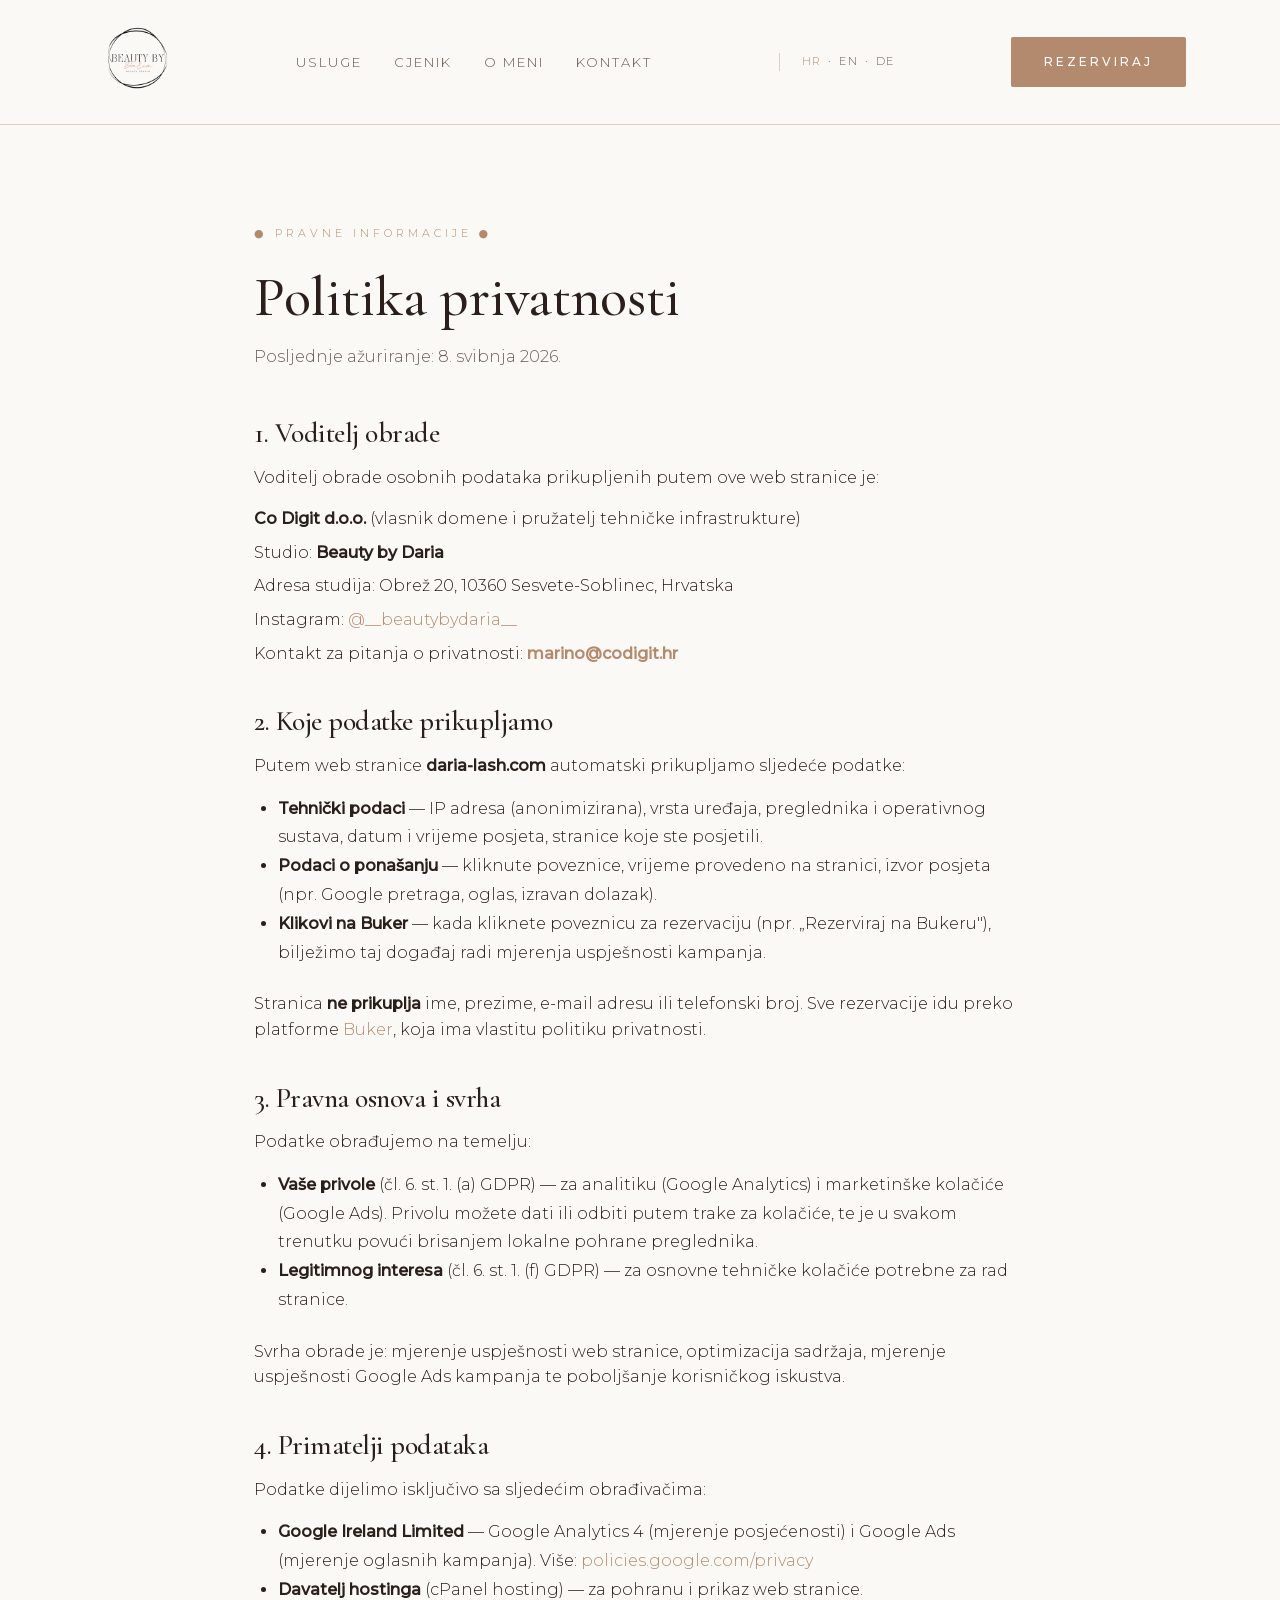
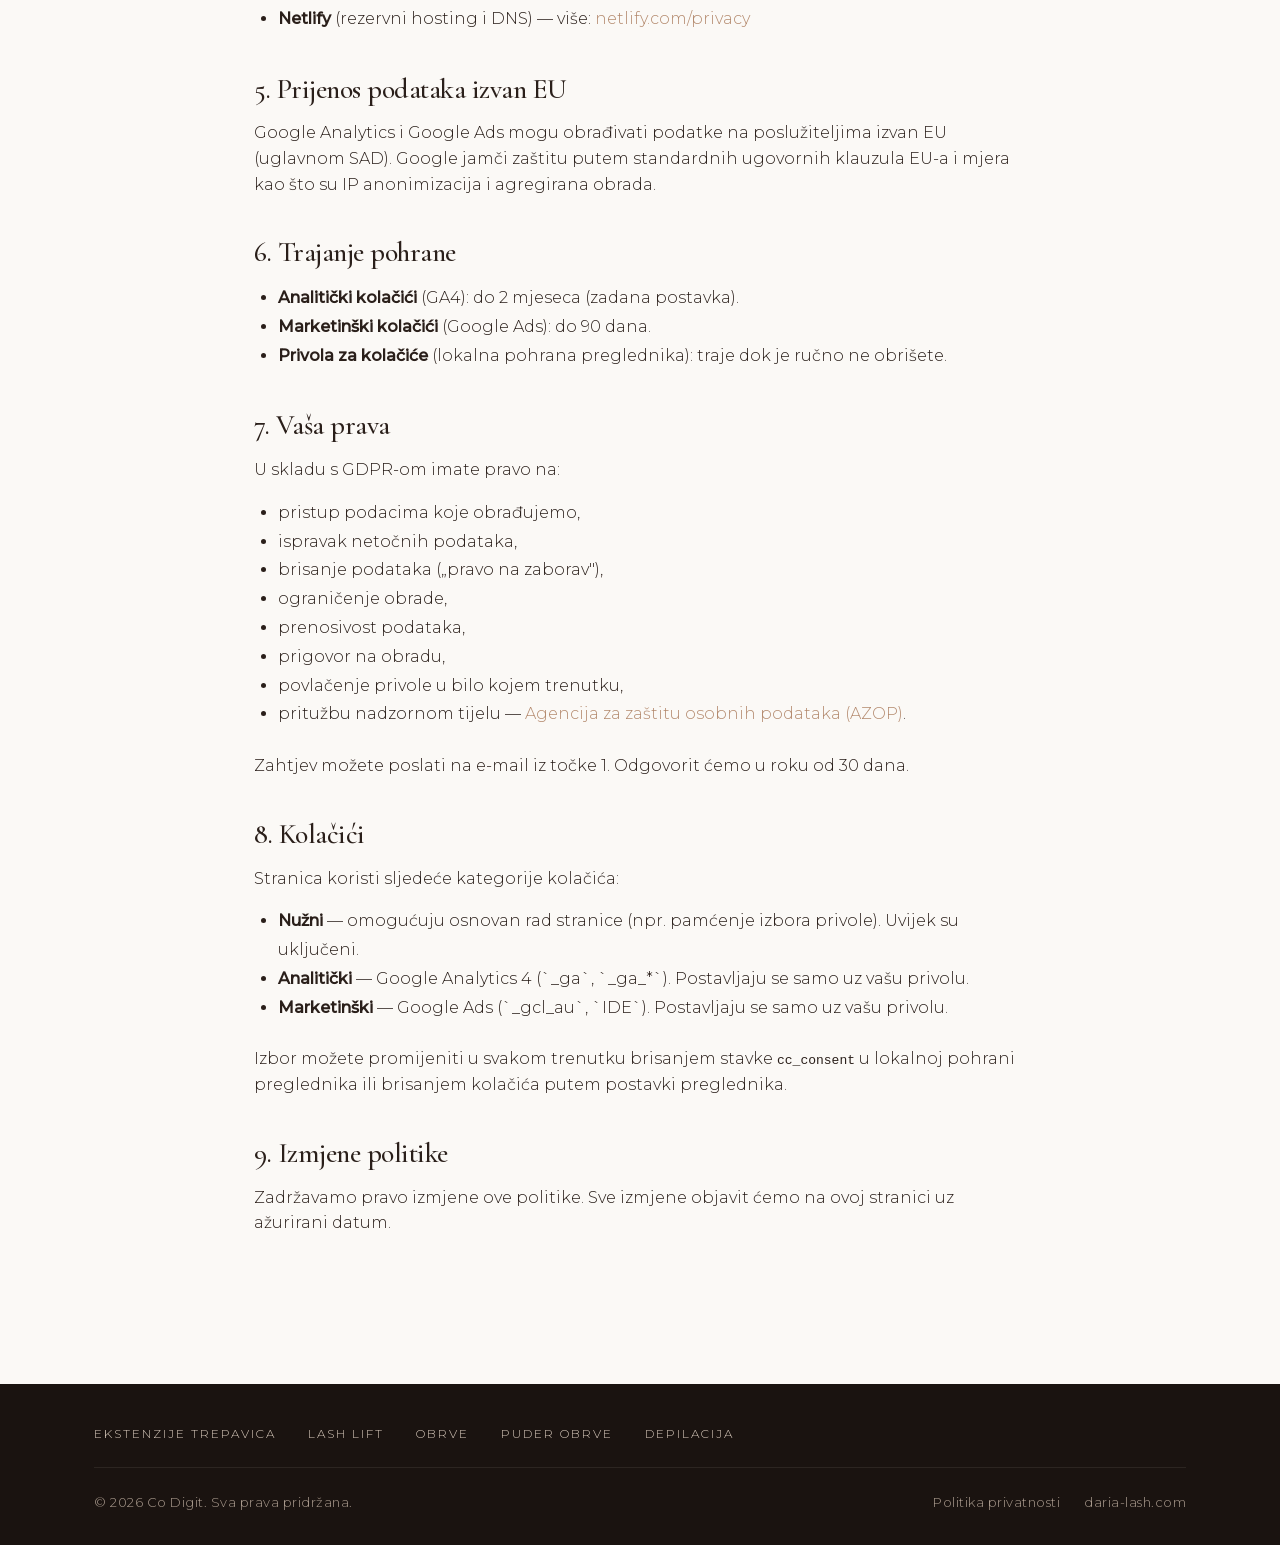
<file: privatnost.html>
<!DOCTYPE html>
<html lang="hr">
<head>
<meta charset="UTF-8">
<meta name="viewport" content="width=device-width, initial-scale=1.0">
<title>Politika privatnosti — Beauty by Daria</title>
<meta name="description" content="Politika privatnosti i kolačića za daria-lash.com. Obrada osobnih podataka u skladu s GDPR-om i Zakonom o provedbi Opće uredbe o zaštiti podataka.">
<meta name="robots" content="index,follow">
<link rel="canonical" href="https://daria-lash.com/privatnost.html">
<link rel="icon" type="image/png" href="images/favicon.png">
<link rel="stylesheet" href="style.css?v=20261121">

<!-- Google Consent Mode v2 — default denied, updated by cookie banner -->
<script>
  window.dataLayer = window.dataLayer || [];
  function gtag(){dataLayer.push(arguments);}
  gtag('consent', 'default', {
    'ad_storage': 'denied',
    'ad_user_data': 'denied',
    'ad_personalization': 'denied',
    'analytics_storage': 'denied',
    'wait_for_update': 500
  });
  var c = localStorage.getItem('cc_consent');
  if (c === 'granted') {
    gtag('consent', 'update', {
      'ad_storage': 'granted',
      'ad_user_data': 'granted',
      'ad_personalization': 'granted',
      'analytics_storage': 'granted'
    });
  }
</script>
<!-- Google tag (gtag.js) -->
<script async src="https://www.googletagmanager.com/gtag/js?id=G-LCLEKQPGMX"></script>
<script>
  gtag('js', new Date());
  gtag('config', 'G-LCLEKQPGMX');
</script>
</head>
<body>

<header class="nav">
  <div class="container nav-inner">
    <a href="/" class="brand">
      <img src="images/logo.png" alt="Beauty by Daria — Beauty Studio">
    </a>
    <nav>
      <a href="/#usluge">Usluge</a>
      <a href="/#cjenik">Cjenik</a>
      <a href="/#o-meni">O meni</a>
      <a href="/#kontakt">Kontakt</a>
    </nav>
    <div class="lang-switcher">
      <a href="/" class="active">HR</a> ·
      <a href="/en/privacy-policy.html">EN</a> ·
      <a href="/de/datenschutz.html">DE</a>
    </div>
    <a href="https://buker.hr/salon/beauty-by-daria" target="_blank" rel="noopener" class="btn btn-primary nav-cta">Rezerviraj</a>
  </div>
</header>

<section class="section">
  <div class="container" style="max-width:820px">
    <p class="eyebrow">● Pravne informacije ●</p>
    <h1 style="font-family:var(--serif);font-size:clamp(36px,5vw,56px);font-weight:500;line-height:1.1;margin-bottom:16px">Politika privatnosti</h1>
    <p style="color:var(--muted);margin-bottom:48px">Posljednje ažuriranje: 8. svibnja 2026.</p>

    <h2 style="font-family:var(--serif);font-size:28px;margin:40px 0 16px">1. Voditelj obrade</h2>
    <p style="margin-bottom:16px">Voditelj obrade osobnih podataka prikupljenih putem ove web stranice je:</p>
    <p style="margin-bottom:8px"><strong>Co Digit d.o.o.</strong> (vlasnik domene i pružatelj tehničke infrastrukture)</p>
    <p style="margin-bottom:8px">Studio: <strong>Beauty by Daria</strong></p>
    <p style="margin-bottom:8px">Adresa studija: Obrež 20, 10360 Sesvete-Soblinec, Hrvatska</p>
    <p style="margin-bottom:8px">Instagram: <a href="https://www.instagram.com/__beautybydaria__" target="_blank" rel="noopener" style="color:var(--accent)">@__beautybydaria__</a></p>
    <p style="margin-bottom:32px">Kontakt za pitanja o privatnosti: <strong><a href="mailto:marino@codigit.hr" style="color:var(--accent)">marino@codigit.hr</a></strong></p>

    <h2 style="font-family:var(--serif);font-size:28px;margin:40px 0 16px">2. Koje podatke prikupljamo</h2>
    <p style="margin-bottom:16px">Putem web stranice <strong>daria-lash.com</strong> automatski prikupljamo sljedeće podatke:</p>
    <ul style="margin:0 0 24px 24px;line-height:1.8">
      <li><strong>Tehnički podaci</strong> — IP adresa (anonimizirana), vrsta uređaja, preglednika i operativnog sustava, datum i vrijeme posjeta, stranice koje ste posjetili.</li>
      <li><strong>Podaci o ponašanju</strong> — kliknute poveznice, vrijeme provedeno na stranici, izvor posjeta (npr. Google pretraga, oglas, izravan dolazak).</li>
      <li><strong>Klikovi na Buker</strong> — kada kliknete poveznicu za rezervaciju (npr. „Rezerviraj na Bukeru"), bilježimo taj događaj radi mjerenja uspješnosti kampanja.</li>
    </ul>
    <p style="margin-bottom:32px">Stranica <strong>ne prikuplja</strong> ime, prezime, e-mail adresu ili telefonski broj. Sve rezervacije idu preko platforme <a href="https://buker.hr/salon/beauty-by-daria" target="_blank" rel="noopener" style="color:var(--accent)">Buker</a>, koja ima vlastitu politiku privatnosti.</p>

    <h2 style="font-family:var(--serif);font-size:28px;margin:40px 0 16px">3. Pravna osnova i svrha</h2>
    <p style="margin-bottom:16px">Podatke obrađujemo na temelju:</p>
    <ul style="margin:0 0 24px 24px;line-height:1.8">
      <li><strong>Vaše privole</strong> (čl. 6. st. 1. (a) GDPR) — za analitiku (Google Analytics) i marketinške kolačiće (Google Ads). Privolu možete dati ili odbiti putem trake za kolačiće, te je u svakom trenutku povući brisanjem lokalne pohrane preglednika.</li>
      <li><strong>Legitimnog interesa</strong> (čl. 6. st. 1. (f) GDPR) — za osnovne tehničke kolačiće potrebne za rad stranice.</li>
    </ul>
    <p style="margin-bottom:32px">Svrha obrade je: mjerenje uspješnosti web stranice, optimizacija sadržaja, mjerenje uspješnosti Google Ads kampanja te poboljšanje korisničkog iskustva.</p>

    <h2 style="font-family:var(--serif);font-size:28px;margin:40px 0 16px">4. Primatelji podataka</h2>
    <p style="margin-bottom:16px">Podatke dijelimo isključivo sa sljedećim obrađivačima:</p>
    <ul style="margin:0 0 32px 24px;line-height:1.8">
      <li><strong>Google Ireland Limited</strong> — Google Analytics 4 (mjerenje posjećenosti) i Google Ads (mjerenje oglasnih kampanja). Više: <a href="https://policies.google.com/privacy" target="_blank" rel="noopener" style="color:var(--accent)">policies.google.com/privacy</a></li>
      <li><strong>Davatelj hostinga</strong> (cPanel hosting) — za pohranu i prikaz web stranice.</li>
      <li><strong>Netlify</strong> (rezervni hosting i DNS) — više: <a href="https://www.netlify.com/privacy/" target="_blank" rel="noopener" style="color:var(--accent)">netlify.com/privacy</a></li>
    </ul>

    <h2 style="font-family:var(--serif);font-size:28px;margin:40px 0 16px">5. Prijenos podataka izvan EU</h2>
    <p style="margin-bottom:32px">Google Analytics i Google Ads mogu obrađivati podatke na poslužiteljima izvan EU (uglavnom SAD). Google jamči zaštitu putem standardnih ugovornih klauzula EU-a i mjera kao što su IP anonimizacija i agregirana obrada.</p>

    <h2 style="font-family:var(--serif);font-size:28px;margin:40px 0 16px">6. Trajanje pohrane</h2>
    <ul style="margin:0 0 32px 24px;line-height:1.8">
      <li><strong>Analitički kolačići</strong> (GA4): do 2 mjeseca (zadana postavka).</li>
      <li><strong>Marketinški kolačići</strong> (Google Ads): do 90 dana.</li>
      <li><strong>Privola za kolačiće</strong> (lokalna pohrana preglednika): traje dok je ručno ne obrišete.</li>
    </ul>

    <h2 style="font-family:var(--serif);font-size:28px;margin:40px 0 16px">7. Vaša prava</h2>
    <p style="margin-bottom:16px">U skladu s GDPR-om imate pravo na:</p>
    <ul style="margin:0 0 24px 24px;line-height:1.8">
      <li>pristup podacima koje obrađujemo,</li>
      <li>ispravak netočnih podataka,</li>
      <li>brisanje podataka („pravo na zaborav"),</li>
      <li>ograničenje obrade,</li>
      <li>prenosivost podataka,</li>
      <li>prigovor na obradu,</li>
      <li>povlačenje privole u bilo kojem trenutku,</li>
      <li>pritužbu nadzornom tijelu — <a href="https://azop.hr" target="_blank" rel="noopener" style="color:var(--accent)">Agencija za zaštitu osobnih podataka (AZOP)</a>.</li>
    </ul>
    <p style="margin-bottom:32px">Zahtjev možete poslati na e-mail iz točke 1. Odgovorit ćemo u roku od 30 dana.</p>

    <h2 style="font-family:var(--serif);font-size:28px;margin:40px 0 16px">8. Kolačići</h2>
    <p style="margin-bottom:16px">Stranica koristi sljedeće kategorije kolačića:</p>
    <ul style="margin:0 0 24px 24px;line-height:1.8">
      <li><strong>Nužni</strong> — omogućuju osnovan rad stranice (npr. pamćenje izbora privole). Uvijek su uključeni.</li>
      <li><strong>Analitički</strong> — Google Analytics 4 (`_ga`, `_ga_*`). Postavljaju se samo uz vašu privolu.</li>
      <li><strong>Marketinški</strong> — Google Ads (`_gcl_au`, `IDE`). Postavljaju se samo uz vašu privolu.</li>
    </ul>
    <p style="margin-bottom:32px">Izbor možete promijeniti u svakom trenutku brisanjem stavke <code>cc_consent</code> u lokalnoj pohrani preglednika ili brisanjem kolačića putem postavki preglednika.</p>

    <h2 style="font-family:var(--serif);font-size:28px;margin:40px 0 16px">9. Izmjene politike</h2>
    <p style="margin-bottom:48px">Zadržavamo pravo izmjene ove politike. Sve izmjene objavit ćemo na ovoj stranici uz ažurirani datum.</p>

  </div>
</section>

<footer class="footer">
  <div class="container footer-inner">
    <nav class="footer-nav" aria-label="Usluge">
      <a href="/ekstenzije-trepavica/">Ekstenzije trepavica</a>
      <a href="/lash-lift/">Lash lift</a>
      <a href="/obrve/">Obrve</a>
      <a href="/puder-obrve/">Puder obrve</a>
      <a href="/depilacija/">Depilacija</a>
    </nav>
    <div class="footer-meta">
      <p>© <span id="year"></span> <a href="https://codigit.hr" target="_blank" rel="noopener">Co Digit</a>. Sva prava pridržana.</p>
      <p class="footer-legal"><a href="/privatnost.html">Politika privatnosti</a><a href="https://daria-lash.com">daria-lash.com</a></p>
    </div>
  </div>
</footer>

<script>
  document.getElementById('year').textContent = new Date().getFullYear();
</script>

</body>
</html>
</file>
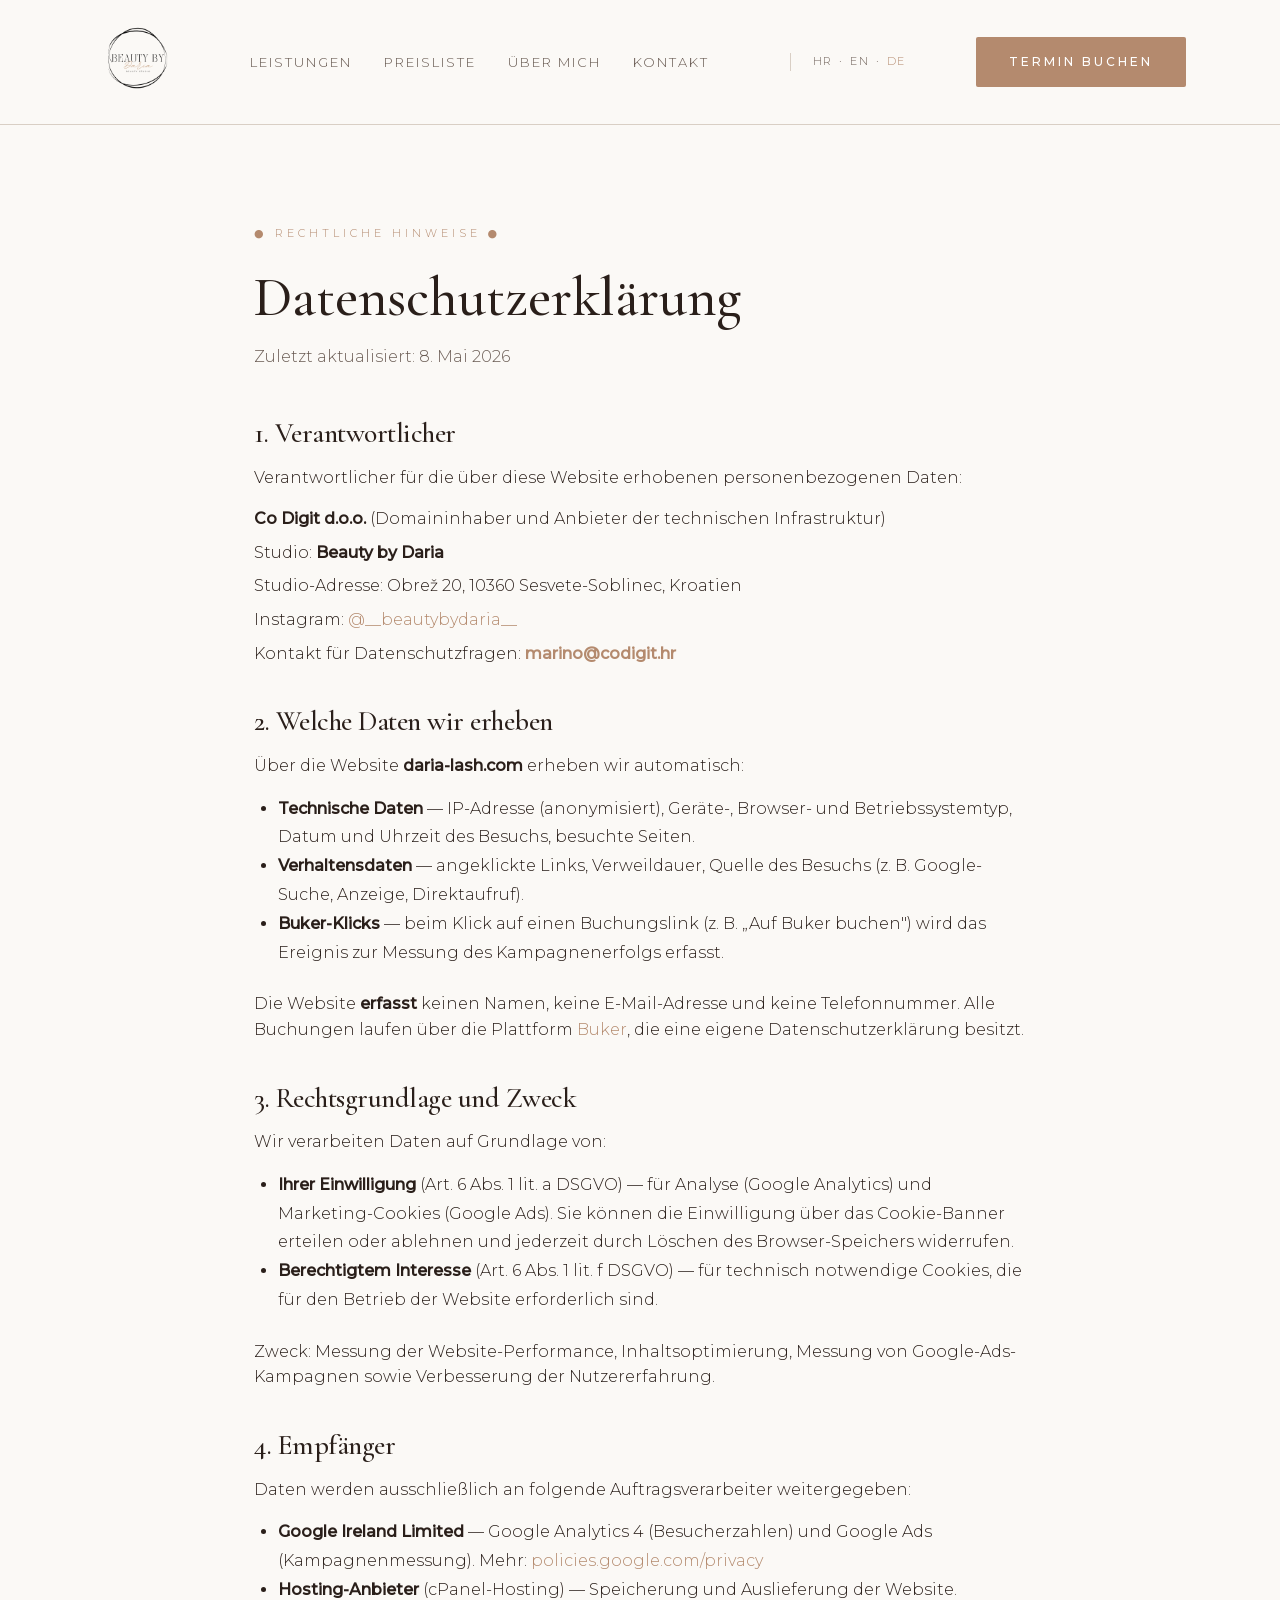
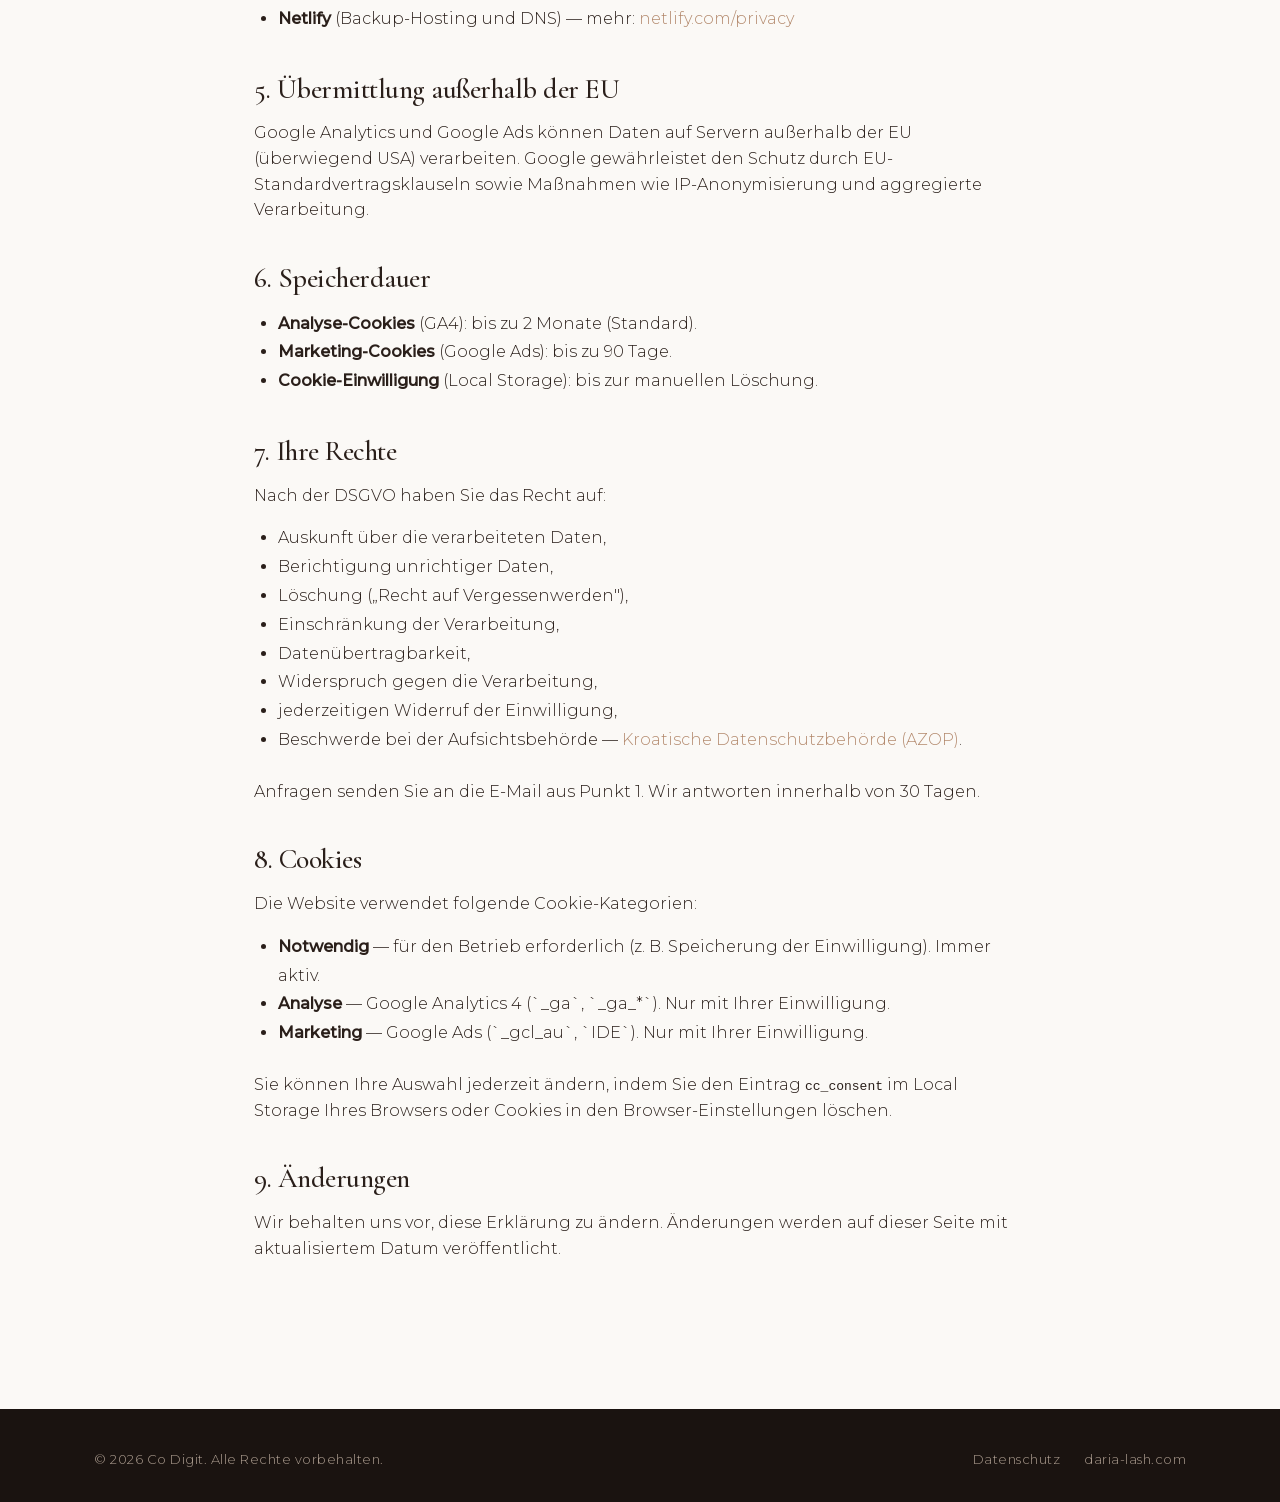
<file: de/datenschutz.html>
<!DOCTYPE html>
<html lang="de">
<head>
<meta charset="UTF-8">
<meta name="viewport" content="width=device-width, initial-scale=1.0">
<title>Datenschutzerklärung — Beauty by Daria</title>
<meta name="description" content="Datenschutz- und Cookie-Richtlinie für daria-lash.com. Verarbeitung personenbezogener Daten gemäß der DSGVO.">
<meta name="robots" content="index,follow">
<link rel="canonical" href="https://daria-lash.com/de/datenschutz.html">
<link rel="icon" type="image/png" href="../images/favicon.png">
<link rel="stylesheet" href="../style.css?v=20261118">

<!-- Google Consent Mode v2 -->
<script>
  window.dataLayer = window.dataLayer || [];
  function gtag(){dataLayer.push(arguments);}
  gtag('consent', 'default', {
    'ad_storage': 'denied',
    'ad_user_data': 'denied',
    'ad_personalization': 'denied',
    'analytics_storage': 'denied',
    'wait_for_update': 500
  });
  var c = localStorage.getItem('cc_consent');
  if (c === 'granted') {
    gtag('consent', 'update', {
      'ad_storage': 'granted',
      'ad_user_data': 'granted',
      'ad_personalization': 'granted',
      'analytics_storage': 'granted'
    });
  }
</script>
<script async src="https://www.googletagmanager.com/gtag/js?id=G-LCLEKQPGMX"></script>
<script>
  gtag('js', new Date());
  gtag('config', 'G-LCLEKQPGMX');
</script>
</head>
<body>

<header class="nav">
  <div class="container nav-inner">
    <a href="/de/" class="brand">
      <img src="../images/logo.png" alt="Beauty by Daria — Beauty Studio">
    </a>
    <nav>
      <a href="/de/#dienstleistungen">Leistungen</a>
      <a href="/de/#preise">Preisliste</a>
      <a href="/de/#ueber-mich">Über mich</a>
      <a href="/de/#kontakt">Kontakt</a>
    </nav>
    <div class="lang-switcher">
      <a href="/">HR</a> ·
      <a href="/en/privacy-policy.html">EN</a> ·
      <a href="/de/datenschutz.html" class="active">DE</a>
    </div>
    <a href="https://buker.hr/salon/beauty-by-daria" target="_blank" rel="noopener" class="btn btn-primary nav-cta">Termin buchen</a>
  </div>
</header>

<section class="section">
  <div class="container" style="max-width:820px">
    <p class="eyebrow">● Rechtliche Hinweise ●</p>
    <h1 style="font-family:var(--serif);font-size:clamp(36px,5vw,56px);font-weight:500;line-height:1.1;margin-bottom:16px">Datenschutzerklärung</h1>
    <p style="color:var(--muted);margin-bottom:48px">Zuletzt aktualisiert: 8. Mai 2026</p>

    <h2 style="font-family:var(--serif);font-size:28px;margin:40px 0 16px">1. Verantwortlicher</h2>
    <p style="margin-bottom:16px">Verantwortlicher für die über diese Website erhobenen personenbezogenen Daten:</p>
    <p style="margin-bottom:8px"><strong>Co Digit d.o.o.</strong> (Domaininhaber und Anbieter der technischen Infrastruktur)</p>
    <p style="margin-bottom:8px">Studio: <strong>Beauty by Daria</strong></p>
    <p style="margin-bottom:8px">Studio-Adresse: Obrež 20, 10360 Sesvete-Soblinec, Kroatien</p>
    <p style="margin-bottom:8px">Instagram: <a href="https://www.instagram.com/__beautybydaria__" target="_blank" rel="noopener" style="color:var(--accent)">@__beautybydaria__</a></p>
    <p style="margin-bottom:32px">Kontakt für Datenschutzfragen: <strong><a href="mailto:marino@codigit.hr" style="color:var(--accent)">marino@codigit.hr</a></strong></p>

    <h2 style="font-family:var(--serif);font-size:28px;margin:40px 0 16px">2. Welche Daten wir erheben</h2>
    <p style="margin-bottom:16px">Über die Website <strong>daria-lash.com</strong> erheben wir automatisch:</p>
    <ul style="margin:0 0 24px 24px;line-height:1.8">
      <li><strong>Technische Daten</strong> — IP-Adresse (anonymisiert), Geräte-, Browser- und Betriebssystemtyp, Datum und Uhrzeit des Besuchs, besuchte Seiten.</li>
      <li><strong>Verhaltensdaten</strong> — angeklickte Links, Verweildauer, Quelle des Besuchs (z. B. Google-Suche, Anzeige, Direktaufruf).</li>
      <li><strong>Buker-Klicks</strong> — beim Klick auf einen Buchungslink (z. B. „Auf Buker buchen") wird das Ereignis zur Messung des Kampagnenerfolgs erfasst.</li>
    </ul>
    <p style="margin-bottom:32px">Die Website <strong>erfasst</strong> keinen Namen, keine E-Mail-Adresse und keine Telefonnummer. Alle Buchungen laufen über die Plattform <a href="https://buker.hr/salon/beauty-by-daria" target="_blank" rel="noopener" style="color:var(--accent)">Buker</a>, die eine eigene Datenschutzerklärung besitzt.</p>

    <h2 style="font-family:var(--serif);font-size:28px;margin:40px 0 16px">3. Rechtsgrundlage und Zweck</h2>
    <p style="margin-bottom:16px">Wir verarbeiten Daten auf Grundlage von:</p>
    <ul style="margin:0 0 24px 24px;line-height:1.8">
      <li><strong>Ihrer Einwilligung</strong> (Art. 6 Abs. 1 lit. a DSGVO) — für Analyse (Google Analytics) und Marketing-Cookies (Google Ads). Sie können die Einwilligung über das Cookie-Banner erteilen oder ablehnen und jederzeit durch Löschen des Browser-Speichers widerrufen.</li>
      <li><strong>Berechtigtem Interesse</strong> (Art. 6 Abs. 1 lit. f DSGVO) — für technisch notwendige Cookies, die für den Betrieb der Website erforderlich sind.</li>
    </ul>
    <p style="margin-bottom:32px">Zweck: Messung der Website-Performance, Inhaltsoptimierung, Messung von Google-Ads-Kampagnen sowie Verbesserung der Nutzererfahrung.</p>

    <h2 style="font-family:var(--serif);font-size:28px;margin:40px 0 16px">4. Empfänger</h2>
    <p style="margin-bottom:16px">Daten werden ausschließlich an folgende Auftragsverarbeiter weitergegeben:</p>
    <ul style="margin:0 0 32px 24px;line-height:1.8">
      <li><strong>Google Ireland Limited</strong> — Google Analytics 4 (Besucherzahlen) und Google Ads (Kampagnenmessung). Mehr: <a href="https://policies.google.com/privacy" target="_blank" rel="noopener" style="color:var(--accent)">policies.google.com/privacy</a></li>
      <li><strong>Hosting-Anbieter</strong> (cPanel-Hosting) — Speicherung und Auslieferung der Website.</li>
      <li><strong>Netlify</strong> (Backup-Hosting und DNS) — mehr: <a href="https://www.netlify.com/privacy/" target="_blank" rel="noopener" style="color:var(--accent)">netlify.com/privacy</a></li>
    </ul>

    <h2 style="font-family:var(--serif);font-size:28px;margin:40px 0 16px">5. Übermittlung außerhalb der EU</h2>
    <p style="margin-bottom:32px">Google Analytics und Google Ads können Daten auf Servern außerhalb der EU (überwiegend USA) verarbeiten. Google gewährleistet den Schutz durch EU-Standardvertragsklauseln sowie Maßnahmen wie IP-Anonymisierung und aggregierte Verarbeitung.</p>

    <h2 style="font-family:var(--serif);font-size:28px;margin:40px 0 16px">6. Speicherdauer</h2>
    <ul style="margin:0 0 32px 24px;line-height:1.8">
      <li><strong>Analyse-Cookies</strong> (GA4): bis zu 2 Monate (Standard).</li>
      <li><strong>Marketing-Cookies</strong> (Google Ads): bis zu 90 Tage.</li>
      <li><strong>Cookie-Einwilligung</strong> (Local Storage): bis zur manuellen Löschung.</li>
    </ul>

    <h2 style="font-family:var(--serif);font-size:28px;margin:40px 0 16px">7. Ihre Rechte</h2>
    <p style="margin-bottom:16px">Nach der DSGVO haben Sie das Recht auf:</p>
    <ul style="margin:0 0 24px 24px;line-height:1.8">
      <li>Auskunft über die verarbeiteten Daten,</li>
      <li>Berichtigung unrichtiger Daten,</li>
      <li>Löschung („Recht auf Vergessenwerden"),</li>
      <li>Einschränkung der Verarbeitung,</li>
      <li>Datenübertragbarkeit,</li>
      <li>Widerspruch gegen die Verarbeitung,</li>
      <li>jederzeitigen Widerruf der Einwilligung,</li>
      <li>Beschwerde bei der Aufsichtsbehörde — <a href="https://azop.hr" target="_blank" rel="noopener" style="color:var(--accent)">Kroatische Datenschutzbehörde (AZOP)</a>.</li>
    </ul>
    <p style="margin-bottom:32px">Anfragen senden Sie an die E-Mail aus Punkt 1. Wir antworten innerhalb von 30 Tagen.</p>

    <h2 style="font-family:var(--serif);font-size:28px;margin:40px 0 16px">8. Cookies</h2>
    <p style="margin-bottom:16px">Die Website verwendet folgende Cookie-Kategorien:</p>
    <ul style="margin:0 0 24px 24px;line-height:1.8">
      <li><strong>Notwendig</strong> — für den Betrieb erforderlich (z. B. Speicherung der Einwilligung). Immer aktiv.</li>
      <li><strong>Analyse</strong> — Google Analytics 4 (`_ga`, `_ga_*`). Nur mit Ihrer Einwilligung.</li>
      <li><strong>Marketing</strong> — Google Ads (`_gcl_au`, `IDE`). Nur mit Ihrer Einwilligung.</li>
    </ul>
    <p style="margin-bottom:32px">Sie können Ihre Auswahl jederzeit ändern, indem Sie den Eintrag <code>cc_consent</code> im Local Storage Ihres Browsers oder Cookies in den Browser-Einstellungen löschen.</p>

    <h2 style="font-family:var(--serif);font-size:28px;margin:40px 0 16px">9. Änderungen</h2>
    <p style="margin-bottom:48px">Wir behalten uns vor, diese Erklärung zu ändern. Änderungen werden auf dieser Seite mit aktualisiertem Datum veröffentlicht.</p>

  </div>
</section>

<footer class="footer">
  <div class="container footer-inner">
    <div class="footer-meta">
      <p>© <span id="year"></span> <a href="https://codigit.hr" target="_blank" rel="noopener">Co Digit</a>. Alle Rechte vorbehalten.</p>
      <p class="footer-legal"><a href="/de/datenschutz.html">Datenschutz</a><a href="https://daria-lash.com/de/">daria-lash.com</a></p>
    </div>
  </div>
</footer>

<script>
  document.getElementById('year').textContent = new Date().getFullYear();
</script>

</body>
</html>
</file>
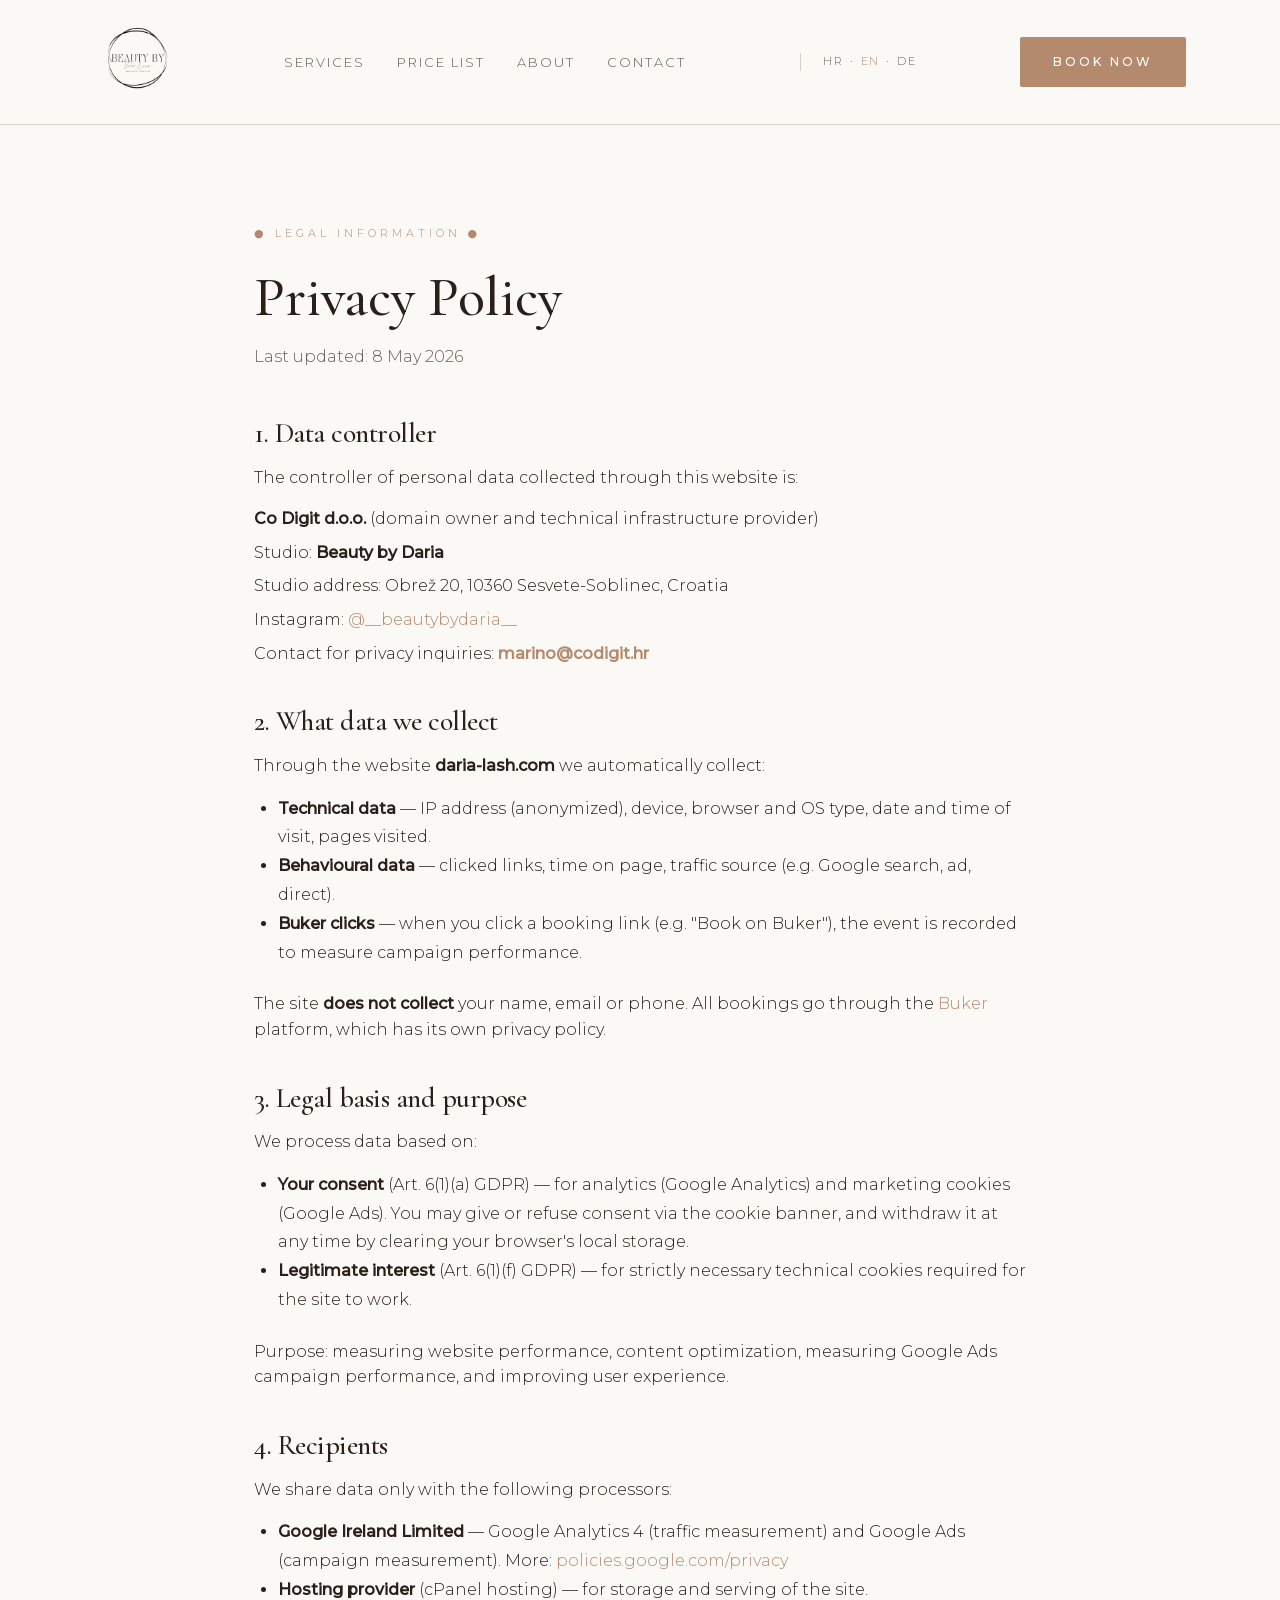
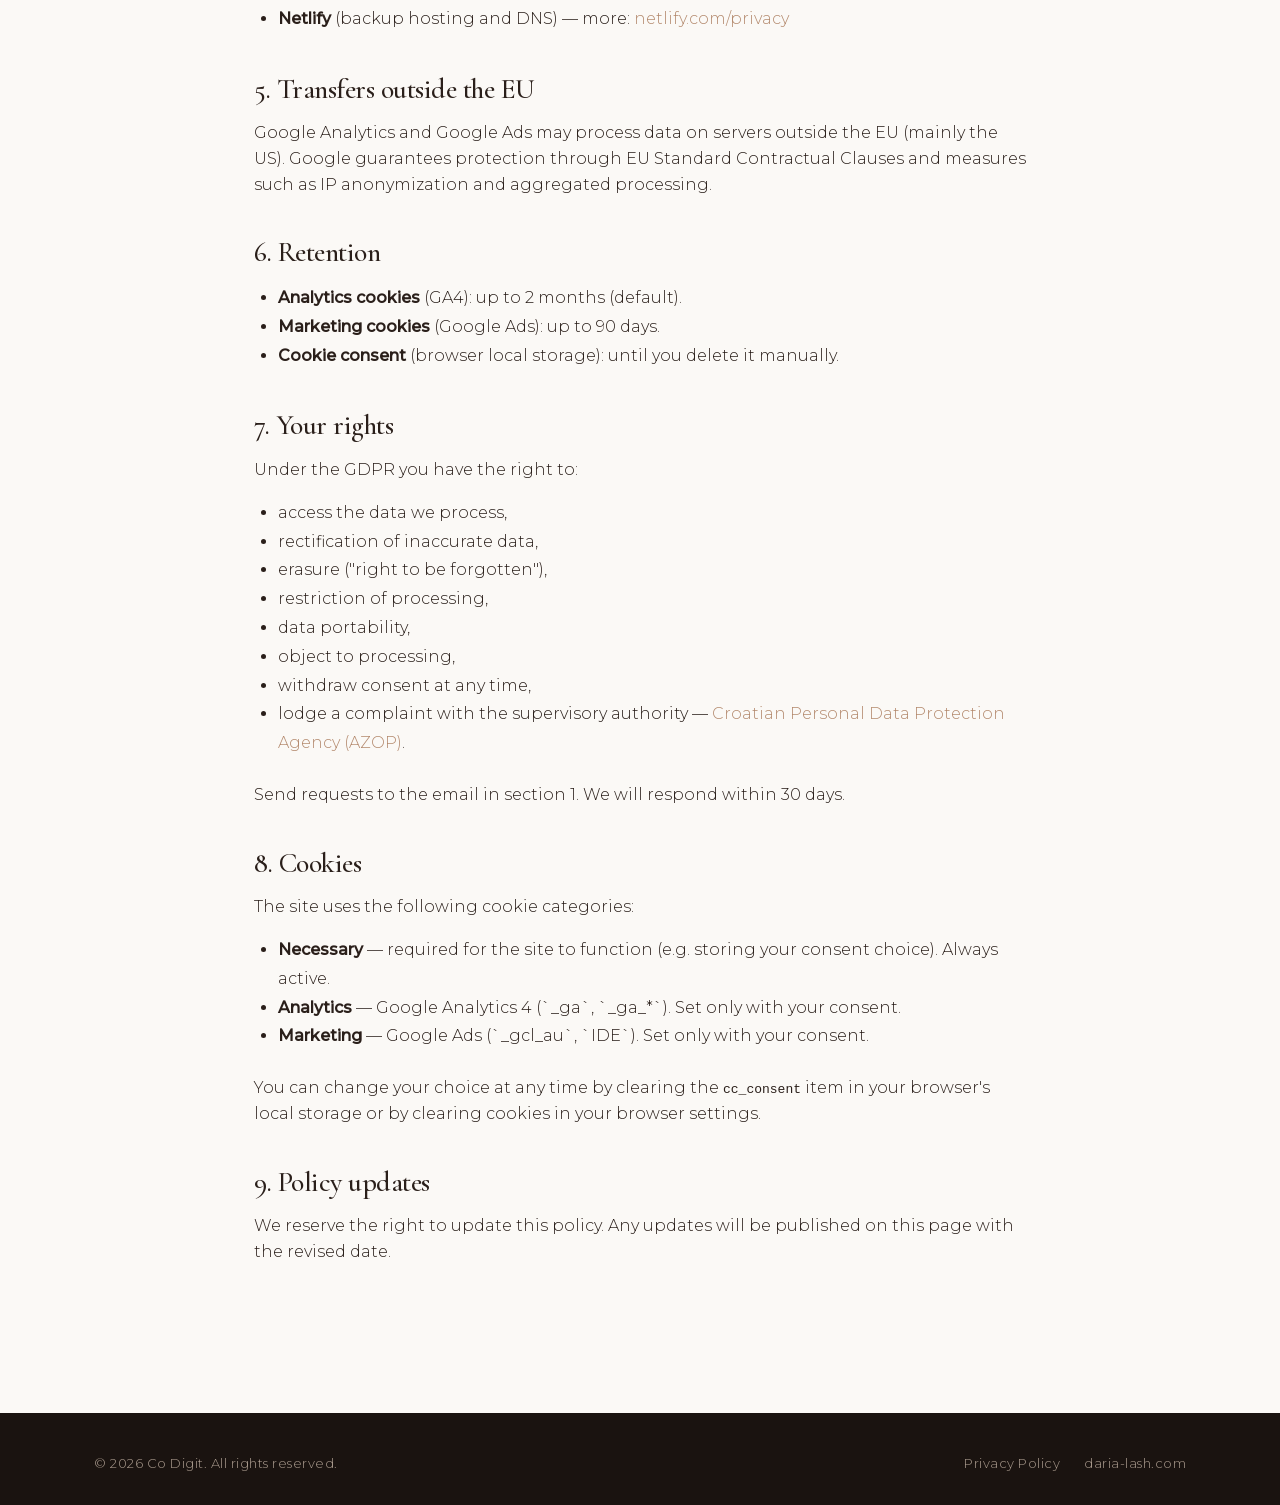
<file: en/privacy-policy.html>
<!DOCTYPE html>
<html lang="en">
<head>
<meta charset="UTF-8">
<meta name="viewport" content="width=device-width, initial-scale=1.0">
<title>Privacy Policy — Beauty by Daria</title>
<meta name="description" content="Privacy and cookie policy for daria-lash.com. Personal data processing in accordance with the GDPR.">
<meta name="robots" content="index,follow">
<link rel="canonical" href="https://daria-lash.com/en/privacy-policy.html">
<link rel="icon" type="image/png" href="../images/favicon.png">
<link rel="stylesheet" href="../style.css?v=20261118">

<!-- Google Consent Mode v2 -->
<script>
  window.dataLayer = window.dataLayer || [];
  function gtag(){dataLayer.push(arguments);}
  gtag('consent', 'default', {
    'ad_storage': 'denied',
    'ad_user_data': 'denied',
    'ad_personalization': 'denied',
    'analytics_storage': 'denied',
    'wait_for_update': 500
  });
  var c = localStorage.getItem('cc_consent');
  if (c === 'granted') {
    gtag('consent', 'update', {
      'ad_storage': 'granted',
      'ad_user_data': 'granted',
      'ad_personalization': 'granted',
      'analytics_storage': 'granted'
    });
  }
</script>
<script async src="https://www.googletagmanager.com/gtag/js?id=G-LCLEKQPGMX"></script>
<script>
  gtag('js', new Date());
  gtag('config', 'G-LCLEKQPGMX');
</script>
</head>
<body>

<header class="nav">
  <div class="container nav-inner">
    <a href="/en/" class="brand">
      <img src="../images/logo.png" alt="Beauty by Daria — Beauty Studio">
    </a>
    <nav>
      <a href="/en/#services">Services</a>
      <a href="/en/#pricing">Price list</a>
      <a href="/en/#about">About</a>
      <a href="/en/#contact">Contact</a>
    </nav>
    <div class="lang-switcher">
      <a href="/">HR</a> ·
      <a href="/en/privacy-policy.html" class="active">EN</a> ·
      <a href="/de/datenschutz.html">DE</a>
    </div>
    <a href="https://buker.hr/salon/beauty-by-daria" target="_blank" rel="noopener" class="btn btn-primary nav-cta">Book now</a>
  </div>
</header>

<section class="section">
  <div class="container" style="max-width:820px">
    <p class="eyebrow">● Legal information ●</p>
    <h1 style="font-family:var(--serif);font-size:clamp(36px,5vw,56px);font-weight:500;line-height:1.1;margin-bottom:16px">Privacy Policy</h1>
    <p style="color:var(--muted);margin-bottom:48px">Last updated: 8 May 2026</p>

    <h2 style="font-family:var(--serif);font-size:28px;margin:40px 0 16px">1. Data controller</h2>
    <p style="margin-bottom:16px">The controller of personal data collected through this website is:</p>
    <p style="margin-bottom:8px"><strong>Co Digit d.o.o.</strong> (domain owner and technical infrastructure provider)</p>
    <p style="margin-bottom:8px">Studio: <strong>Beauty by Daria</strong></p>
    <p style="margin-bottom:8px">Studio address: Obrež 20, 10360 Sesvete-Soblinec, Croatia</p>
    <p style="margin-bottom:8px">Instagram: <a href="https://www.instagram.com/__beautybydaria__" target="_blank" rel="noopener" style="color:var(--accent)">@__beautybydaria__</a></p>
    <p style="margin-bottom:32px">Contact for privacy inquiries: <strong><a href="mailto:marino@codigit.hr" style="color:var(--accent)">marino@codigit.hr</a></strong></p>

    <h2 style="font-family:var(--serif);font-size:28px;margin:40px 0 16px">2. What data we collect</h2>
    <p style="margin-bottom:16px">Through the website <strong>daria-lash.com</strong> we automatically collect:</p>
    <ul style="margin:0 0 24px 24px;line-height:1.8">
      <li><strong>Technical data</strong> — IP address (anonymized), device, browser and OS type, date and time of visit, pages visited.</li>
      <li><strong>Behavioural data</strong> — clicked links, time on page, traffic source (e.g. Google search, ad, direct).</li>
      <li><strong>Buker clicks</strong> — when you click a booking link (e.g. "Book on Buker"), the event is recorded to measure campaign performance.</li>
    </ul>
    <p style="margin-bottom:32px">The site <strong>does not collect</strong> your name, email or phone. All bookings go through the <a href="https://buker.hr/salon/beauty-by-daria" target="_blank" rel="noopener" style="color:var(--accent)">Buker</a> platform, which has its own privacy policy.</p>

    <h2 style="font-family:var(--serif);font-size:28px;margin:40px 0 16px">3. Legal basis and purpose</h2>
    <p style="margin-bottom:16px">We process data based on:</p>
    <ul style="margin:0 0 24px 24px;line-height:1.8">
      <li><strong>Your consent</strong> (Art. 6(1)(a) GDPR) — for analytics (Google Analytics) and marketing cookies (Google Ads). You may give or refuse consent via the cookie banner, and withdraw it at any time by clearing your browser's local storage.</li>
      <li><strong>Legitimate interest</strong> (Art. 6(1)(f) GDPR) — for strictly necessary technical cookies required for the site to work.</li>
    </ul>
    <p style="margin-bottom:32px">Purpose: measuring website performance, content optimization, measuring Google Ads campaign performance, and improving user experience.</p>

    <h2 style="font-family:var(--serif);font-size:28px;margin:40px 0 16px">4. Recipients</h2>
    <p style="margin-bottom:16px">We share data only with the following processors:</p>
    <ul style="margin:0 0 32px 24px;line-height:1.8">
      <li><strong>Google Ireland Limited</strong> — Google Analytics 4 (traffic measurement) and Google Ads (campaign measurement). More: <a href="https://policies.google.com/privacy" target="_blank" rel="noopener" style="color:var(--accent)">policies.google.com/privacy</a></li>
      <li><strong>Hosting provider</strong> (cPanel hosting) — for storage and serving of the site.</li>
      <li><strong>Netlify</strong> (backup hosting and DNS) — more: <a href="https://www.netlify.com/privacy/" target="_blank" rel="noopener" style="color:var(--accent)">netlify.com/privacy</a></li>
    </ul>

    <h2 style="font-family:var(--serif);font-size:28px;margin:40px 0 16px">5. Transfers outside the EU</h2>
    <p style="margin-bottom:32px">Google Analytics and Google Ads may process data on servers outside the EU (mainly the US). Google guarantees protection through EU Standard Contractual Clauses and measures such as IP anonymization and aggregated processing.</p>

    <h2 style="font-family:var(--serif);font-size:28px;margin:40px 0 16px">6. Retention</h2>
    <ul style="margin:0 0 32px 24px;line-height:1.8">
      <li><strong>Analytics cookies</strong> (GA4): up to 2 months (default).</li>
      <li><strong>Marketing cookies</strong> (Google Ads): up to 90 days.</li>
      <li><strong>Cookie consent</strong> (browser local storage): until you delete it manually.</li>
    </ul>

    <h2 style="font-family:var(--serif);font-size:28px;margin:40px 0 16px">7. Your rights</h2>
    <p style="margin-bottom:16px">Under the GDPR you have the right to:</p>
    <ul style="margin:0 0 24px 24px;line-height:1.8">
      <li>access the data we process,</li>
      <li>rectification of inaccurate data,</li>
      <li>erasure ("right to be forgotten"),</li>
      <li>restriction of processing,</li>
      <li>data portability,</li>
      <li>object to processing,</li>
      <li>withdraw consent at any time,</li>
      <li>lodge a complaint with the supervisory authority — <a href="https://azop.hr" target="_blank" rel="noopener" style="color:var(--accent)">Croatian Personal Data Protection Agency (AZOP)</a>.</li>
    </ul>
    <p style="margin-bottom:32px">Send requests to the email in section 1. We will respond within 30 days.</p>

    <h2 style="font-family:var(--serif);font-size:28px;margin:40px 0 16px">8. Cookies</h2>
    <p style="margin-bottom:16px">The site uses the following cookie categories:</p>
    <ul style="margin:0 0 24px 24px;line-height:1.8">
      <li><strong>Necessary</strong> — required for the site to function (e.g. storing your consent choice). Always active.</li>
      <li><strong>Analytics</strong> — Google Analytics 4 (`_ga`, `_ga_*`). Set only with your consent.</li>
      <li><strong>Marketing</strong> — Google Ads (`_gcl_au`, `IDE`). Set only with your consent.</li>
    </ul>
    <p style="margin-bottom:32px">You can change your choice at any time by clearing the <code>cc_consent</code> item in your browser's local storage or by clearing cookies in your browser settings.</p>

    <h2 style="font-family:var(--serif);font-size:28px;margin:40px 0 16px">9. Policy updates</h2>
    <p style="margin-bottom:48px">We reserve the right to update this policy. Any updates will be published on this page with the revised date.</p>

  </div>
</section>

<footer class="footer">
  <div class="container footer-inner">
    <div class="footer-meta">
      <p>© <span id="year"></span> <a href="https://codigit.hr" target="_blank" rel="noopener">Co Digit</a>. All rights reserved.</p>
      <p class="footer-legal"><a href="/en/privacy-policy.html">Privacy Policy</a><a href="https://daria-lash.com/en/">daria-lash.com</a></p>
    </div>
  </div>
</footer>

<script>
  document.getElementById('year').textContent = new Date().getFullYear();
</script>

</body>
</html>
</file>
<file: style.css>
/* ===== Self-hosted fonts (GDPR-friendly, no Google CDN) ===== */
@font-face{font-family:'Cormorant Garamond';font-style:normal;font-weight:400;font-display:swap;src:url('fonts/cormorant-garamond-400-latinext.woff2') format('woff2');unicode-range:U+0100-02BA, U+02BD-02C5, U+02C7-02CC, U+02CE-02D7, U+02DD-02FF, U+0304, U+0308, U+0329, U+1D00-1DBF, U+1E00-1E9F, U+1EF2-1EFF, U+2020, U+20A0-20AB, U+20AD-20C0, U+2113, U+2C60-2C7F, U+A720-A7FF}
@font-face{font-family:'Cormorant Garamond';font-style:normal;font-weight:400;font-display:swap;src:url('fonts/cormorant-garamond-400-latin.woff2') format('woff2');unicode-range:U+0000-00FF, U+0131, U+0152-0153, U+02BB-02BC, U+02C6, U+02DA, U+02DC, U+0304, U+0308, U+0329, U+2000-206F, U+20AC, U+2122, U+2191, U+2193, U+2212, U+2215, U+FEFF, U+FFFD}
@font-face{font-family:'Cormorant Garamond';font-style:normal;font-weight:500;font-display:swap;src:url('fonts/cormorant-garamond-500-latinext.woff2') format('woff2');unicode-range:U+0100-02BA, U+02BD-02C5, U+02C7-02CC, U+02CE-02D7, U+02DD-02FF, U+0304, U+0308, U+0329, U+1D00-1DBF, U+1E00-1E9F, U+1EF2-1EFF, U+2020, U+20A0-20AB, U+20AD-20C0, U+2113, U+2C60-2C7F, U+A720-A7FF}
@font-face{font-family:'Cormorant Garamond';font-style:normal;font-weight:500;font-display:swap;src:url('fonts/cormorant-garamond-500-latin.woff2') format('woff2');unicode-range:U+0000-00FF, U+0131, U+0152-0153, U+02BB-02BC, U+02C6, U+02DA, U+02DC, U+0304, U+0308, U+0329, U+2000-206F, U+20AC, U+2122, U+2191, U+2193, U+2212, U+2215, U+FEFF, U+FFFD}
@font-face{font-family:'Cormorant Garamond';font-style:normal;font-weight:600;font-display:swap;src:url('fonts/cormorant-garamond-600-latinext.woff2') format('woff2');unicode-range:U+0100-02BA, U+02BD-02C5, U+02C7-02CC, U+02CE-02D7, U+02DD-02FF, U+0304, U+0308, U+0329, U+1D00-1DBF, U+1E00-1E9F, U+1EF2-1EFF, U+2020, U+20A0-20AB, U+20AD-20C0, U+2113, U+2C60-2C7F, U+A720-A7FF}
@font-face{font-family:'Cormorant Garamond';font-style:normal;font-weight:600;font-display:swap;src:url('fonts/cormorant-garamond-600-latin.woff2') format('woff2');unicode-range:U+0000-00FF, U+0131, U+0152-0153, U+02BB-02BC, U+02C6, U+02DA, U+02DC, U+0304, U+0308, U+0329, U+2000-206F, U+20AC, U+2122, U+2191, U+2193, U+2212, U+2215, U+FEFF, U+FFFD}
@font-face{font-family:'Dancing Script';font-style:normal;font-weight:600;font-display:swap;src:url('fonts/dancing-script-600-latinext.woff2') format('woff2');unicode-range:U+0100-02BA, U+02BD-02C5, U+02C7-02CC, U+02CE-02D7, U+02DD-02FF, U+0304, U+0308, U+0329, U+1D00-1DBF, U+1E00-1E9F, U+1EF2-1EFF, U+2020, U+20A0-20AB, U+20AD-20C0, U+2113, U+2C60-2C7F, U+A720-A7FF}
@font-face{font-family:'Dancing Script';font-style:normal;font-weight:600;font-display:swap;src:url('fonts/dancing-script-600-latin.woff2') format('woff2');unicode-range:U+0000-00FF, U+0131, U+0152-0153, U+02BB-02BC, U+02C6, U+02DA, U+02DC, U+0304, U+0308, U+0329, U+2000-206F, U+20AC, U+2122, U+2191, U+2193, U+2212, U+2215, U+FEFF, U+FFFD}
@font-face{font-family:'Montserrat';font-style:normal;font-weight:300;font-display:swap;src:url('fonts/montserrat-300-latinext.woff2') format('woff2');unicode-range:U+0100-02BA, U+02BD-02C5, U+02C7-02CC, U+02CE-02D7, U+02DD-02FF, U+0304, U+0308, U+0329, U+1D00-1DBF, U+1E00-1E9F, U+1EF2-1EFF, U+2020, U+20A0-20AB, U+20AD-20C0, U+2113, U+2C60-2C7F, U+A720-A7FF}
@font-face{font-family:'Montserrat';font-style:normal;font-weight:300;font-display:swap;src:url('fonts/montserrat-300-latin.woff2') format('woff2');unicode-range:U+0000-00FF, U+0131, U+0152-0153, U+02BB-02BC, U+02C6, U+02DA, U+02DC, U+0304, U+0308, U+0329, U+2000-206F, U+20AC, U+2122, U+2191, U+2193, U+2212, U+2215, U+FEFF, U+FFFD}
@font-face{font-family:'Montserrat';font-style:normal;font-weight:400;font-display:swap;src:url('fonts/montserrat-400-latinext.woff2') format('woff2');unicode-range:U+0100-02BA, U+02BD-02C5, U+02C7-02CC, U+02CE-02D7, U+02DD-02FF, U+0304, U+0308, U+0329, U+1D00-1DBF, U+1E00-1E9F, U+1EF2-1EFF, U+2020, U+20A0-20AB, U+20AD-20C0, U+2113, U+2C60-2C7F, U+A720-A7FF}
@font-face{font-family:'Montserrat';font-style:normal;font-weight:400;font-display:swap;src:url('fonts/montserrat-400-latin.woff2') format('woff2');unicode-range:U+0000-00FF, U+0131, U+0152-0153, U+02BB-02BC, U+02C6, U+02DA, U+02DC, U+0304, U+0308, U+0329, U+2000-206F, U+20AC, U+2122, U+2191, U+2193, U+2212, U+2215, U+FEFF, U+FFFD}
@font-face{font-family:'Montserrat';font-style:normal;font-weight:500;font-display:swap;src:url('fonts/montserrat-500-latinext.woff2') format('woff2');unicode-range:U+0100-02BA, U+02BD-02C5, U+02C7-02CC, U+02CE-02D7, U+02DD-02FF, U+0304, U+0308, U+0329, U+1D00-1DBF, U+1E00-1E9F, U+1EF2-1EFF, U+2020, U+20A0-20AB, U+20AD-20C0, U+2113, U+2C60-2C7F, U+A720-A7FF}
@font-face{font-family:'Montserrat';font-style:normal;font-weight:500;font-display:swap;src:url('fonts/montserrat-500-latin.woff2') format('woff2');unicode-range:U+0000-00FF, U+0131, U+0152-0153, U+02BB-02BC, U+02C6, U+02DA, U+02DC, U+0304, U+0308, U+0329, U+2000-206F, U+20AC, U+2122, U+2191, U+2193, U+2212, U+2215, U+FEFF, U+FFFD}

:root{
  --bg:#fbf9f6;
  --bg-alt:#f1ece5;
  --ink:#2a1f1a;
  --muted:#6b5d55;
  --accent:#b48a6e;
  --accent-dark:#8c6448;
  --line:#d9cfc5;
  --dark:#241a16;
  --serif:'Cormorant Garamond', Georgia, serif;
  --script:'Dancing Script', cursive;
  --sans:'Montserrat', -apple-system, system-ui, sans-serif;
}
*{box-sizing:border-box;margin:0;padding:0}
html{scroll-behavior:smooth}
body{font-family:var(--sans);color:var(--ink);background:var(--bg);line-height:1.6;font-weight:300;-webkit-font-smoothing:antialiased}
img{max-width:100%;display:block}
a{color:inherit;text-decoration:none}
.container{max-width:1140px;margin:0 auto;padding:0 24px}

/* NAV */
.nav{position:sticky;top:0;background:rgba(251,249,246,.92);backdrop-filter:blur(8px);border-bottom:1px solid var(--line);z-index:50}
.nav-inner{display:flex;align-items:center;justify-content:space-between;padding:18px 24px;gap:24px}
.brand{display:flex;align-items:center;gap:12px;font-family:var(--serif);font-size:22px;letter-spacing:1px}
.brand img{height:88px;width:auto}
.nav nav{display:flex;gap:32px}
.nav nav a{font-size:13px;letter-spacing:2px;text-transform:uppercase;color:var(--muted);transition:color .2s}
.nav nav a:hover{color:var(--accent)}
.lang-switcher{font-size:11px;letter-spacing:1.5px;color:var(--muted);margin-left:12px;padding-left:20px;border-left:1px solid var(--line)}
.lang-switcher a{color:var(--muted);padding:0 2px;transition:color .2s}
.lang-switcher a:hover,.lang-switcher a.active{color:var(--accent)}
.nav-cta{font-size:12px}

/* BUTTONS */
.btn{display:inline-block;padding:14px 32px;font-family:var(--sans);font-size:12px;letter-spacing:3px;text-transform:uppercase;font-weight:500;border-radius:2px;transition:all .25s;cursor:pointer;border:1px solid transparent}
.btn-primary{background:var(--accent);color:#fff}
.btn-primary:hover{background:var(--accent-dark)}
.btn-ghost{border-color:var(--ink);color:var(--ink)}
.btn-ghost:hover{background:var(--ink);color:#fff}
.btn-lg{padding:18px 44px;font-size:13px}
.lead-dark{color:#c8b8a8;max-width:560px;margin:0 auto;font-size:17px}

/* HERO */
.hero{padding:120px 0 140px;text-align:center;background:
  radial-gradient(ellipse at top,#f4ece2 0%,var(--bg) 60%)}
.hero-inner{max-width:780px;margin:0 auto}
.hero-logo{height:220px;width:auto;margin:0 auto 28px}
.eyebrow{font-size:11px;letter-spacing:4px;text-transform:uppercase;color:var(--accent);margin-bottom:24px}
.eyebrow.center{text-align:center}
.eyebrow.light{color:#d8b99a}
.hero h1{font-family:var(--serif);font-size:clamp(44px,7vw,88px);font-weight:500;line-height:1.05;letter-spacing:-1px;margin-bottom:28px}
.hero h1 em{font-family:var(--script);font-style:normal;color:var(--accent);font-weight:600;font-size:.95em}
.lead{font-size:18px;color:var(--muted);max-width:580px;margin:0 auto 40px}
.hero-cta{display:flex;gap:16px;justify-content:center;flex-wrap:wrap}

/* SECTIONS */
.section{padding:100px 0}
.section-alt{background:var(--bg-alt)}
.section-dark{background:var(--dark);color:#f4ece2}
.section h2{font-family:var(--serif);font-size:clamp(34px,5vw,56px);font-weight:500;line-height:1.1;margin-bottom:56px;letter-spacing:-.5px}
.section h2 em{font-family:var(--script);font-style:normal;color:var(--accent);font-weight:600}
.center{text-align:center}
.light{color:#f4ece2}

/* SERVICES */
.services{display:grid;grid-template-columns:repeat(auto-fit,minmax(230px,1fr));gap:24px}
.service{background:#fff;padding:48px 32px;text-align:center;border:1px solid var(--line);transition:transform .3s,box-shadow .3s}
.service:hover{transform:translateY(-4px);box-shadow:0 20px 40px -20px rgba(42,31,26,.15)}
.service-icon{font-size:32px;color:var(--accent);margin-bottom:20px}
.service h3{font-family:var(--serif);font-size:26px;font-weight:500;margin-bottom:12px}
.service p{color:var(--muted);font-size:15px}
.service p a{color:var(--accent-dark);text-decoration:underline;text-underline-offset:3px}

/* PRICING */
.pricing{max-width:720px;margin:0 auto}
.price-group{font-family:var(--serif);font-size:26px;font-weight:500;color:var(--accent-dark);margin:40px 0 8px;padding-bottom:8px;border-bottom:1px solid var(--line);letter-spacing:.5px}
.price-group:first-child{margin-top:0}
.price-list{list-style:none}
.price-list li{display:flex;flex-wrap:wrap;align-items:baseline;gap:4px 12px;padding:18px 0;border-bottom:1px dashed var(--line);font-size:17px}
.price-list li:last-child{border-bottom:none}
.price-list span:first-child{font-weight:400;letter-spacing:1px;text-transform:uppercase;font-size:14px}
.dots{flex:1;border-bottom:1px dotted var(--line);transform:translateY(-4px)}
.price{font-family:var(--serif);font-size:22px;color:var(--accent);font-weight:600}
/* sidrena (dodatna) cijena — obvezna uz svaku cijenu od 1.10.2026. (NN 101/2026) */
.price-anchor{flex-basis:100%;text-align:right;font-size:14px;letter-spacing:.4px;color:var(--muted);line-height:1.4}
.price-note{max-width:720px;margin:32px auto 0;font-size:13px;color:var(--muted);line-height:1.7;text-align:center}
.price-note a{color:var(--accent-dark);text-decoration:underline;text-underline-offset:2px}
.price-note a:hover{color:var(--accent)}

/* ABOUT */
.about{display:grid;grid-template-columns:1fr 1fr;gap:64px;align-items:center}
.about-text p{color:var(--muted);margin-bottom:16px;font-size:16px}
.about-img{aspect-ratio:4/5;background-image:url('images/studio.jpg');background-size:cover;background-position:center;border:1px solid var(--line)}
@media(max-width:768px){.about{grid-template-columns:1fr}}

/* CONTACT */
.contact-grid{display:grid;grid-template-columns:repeat(auto-fit,minmax(220px,1fr));gap:24px;margin-top:40px}
.contact-card{background:rgba(255,255,255,.04);border:1px solid rgba(244,236,226,.15);padding:32px 24px;text-align:center}
.contact-card h4{font-family:var(--serif);font-size:20px;font-weight:500;color:var(--accent);margin-bottom:10px;letter-spacing:1px}
.contact-card p,.contact-card a{color:#e8dccf;font-size:15px}
.contact-card a:hover{color:var(--accent)}

/* REVIEWS */
.reviews-head{text-align:center;margin-bottom:48px}
.reviews-badge{display:inline-flex;align-items:center;gap:14px;background:#fff;border:1px solid var(--line);border-radius:100px;padding:12px 28px;box-shadow:0 10px 30px -18px rgba(42,31,26,.25)}
.reviews-badge .g-logo{width:26px;height:26px;flex-shrink:0}
.reviews-badge .rb-score{font-family:var(--serif);font-size:28px;font-weight:600;line-height:1;color:var(--ink)}
.reviews-badge .rb-stars{color:#f5a623;font-size:15px;letter-spacing:2px;line-height:1}
.reviews-badge .rb-count{font-size:13px;color:var(--muted);letter-spacing:.5px}
.reviews{display:grid;grid-template-columns:repeat(auto-fit,minmax(300px,1fr));gap:28px;margin-bottom:48px}
.review-card{background:#fff;border:1px solid var(--line);padding:36px 32px;text-align:left;display:flex;flex-direction:column;gap:16px;transition:transform .3s,box-shadow .3s}
.review-card:hover{transform:translateY(-4px);box-shadow:0 20px 40px -20px rgba(42,31,26,.15)}
.review-stars{color:#f5a623;font-size:16px;letter-spacing:3px}
.review-text{color:var(--muted);font-size:15px;line-height:1.7;flex:1}
.review-author{display:flex;align-items:center;gap:12px;margin-top:4px}
.review-avatar{width:42px;height:42px;border-radius:50%;background:var(--accent);color:#fff;display:flex;align-items:center;justify-content:center;font-family:var(--serif);font-size:18px;font-weight:600;flex-shrink:0}
.review-name{font-weight:500;font-size:15px;color:var(--ink)}
.review-src{font-size:12px;color:var(--muted);letter-spacing:.5px}
.reviews-cta{text-align:center}

/* FOOTER */
.footer{background:#1a1310;color:#a8998c;padding:40px 0 32px;font-size:13px;letter-spacing:.5px}
.footer-inner{display:flex;flex-direction:column;gap:24px}
.footer-nav{display:flex;flex-wrap:wrap;gap:10px 32px;padding-bottom:24px;border-bottom:1px solid rgba(244,236,226,.08)}
.footer-nav a{color:#d9cbbd;font-size:12px;letter-spacing:2px;text-transform:uppercase}
.footer-meta{display:flex;justify-content:space-between;align-items:center;flex-wrap:wrap;gap:12px 24px}
.footer-meta p{margin:0}
.footer-legal{display:flex;gap:24px}
.footer a:hover{color:var(--accent)}

@media(max-width:768px){
  .nav-inner{padding:14px 18px;gap:10px}
  .brand img{height:56px}
  .nav nav{display:flex;gap:0;flex-shrink:0}
  .nav nav > a{display:none}
  .lang-switcher{margin-left:0;padding-left:0;border-left:none;font-size:11px;white-space:nowrap;letter-spacing:1px}
  .nav-cta{padding:10px 16px;font-size:10px;letter-spacing:2px;flex-shrink:0}
  .hero{padding:80px 0 100px}
  .section{padding:72px 0}
  .footer-nav{justify-content:center;gap:12px 22px}
  .footer-meta{flex-direction:column-reverse;text-align:center;gap:10px}
  .footer-legal{justify-content:center}
}

/* BACK TO TOP */
.back-to-top{position:fixed;bottom:28px;right:28px;width:48px;height:48px;border-radius:50%;background:var(--accent);color:#fff;display:flex;align-items:center;justify-content:center;font-size:20px;border:none;cursor:pointer;box-shadow:0 6px 20px -6px rgba(42,31,26,.35);opacity:0;visibility:hidden;transform:translateY(12px);transition:all .3s;z-index:40}
.back-to-top.visible{opacity:1;visibility:visible;transform:translateY(0)}
.back-to-top:hover{background:var(--accent-dark);transform:translateY(-3px)}
@media(max-width:768px){.back-to-top{bottom:20px;right:20px;width:44px;height:44px}}
/* Service pages */
.hero-sub{padding:80px 0 90px}
.hero-sub h1{font-size:clamp(36px,5.5vw,64px)}
.breadcrumb{font-size:12px;letter-spacing:1.5px;color:var(--muted);margin-bottom:20px}
.breadcrumb a{color:var(--accent-dark)}
.prose{max-width:720px}
.prose h2{font-family:var(--serif);font-size:34px;font-weight:500;margin:40px 0 14px}
.prose h2:first-child{margin-top:0}
.prose p{color:var(--muted);font-size:17px;line-height:1.75;margin-bottom:16px}
.faq-item{border-bottom:1px solid var(--line);padding:18px 0}
.faq-item summary{cursor:pointer;font-family:var(--serif);font-size:22px;font-weight:500}
.faq-item p{margin:12px 0 0}
.other-services{color:#c8b8a8;font-size:14px;line-height:2}
.other-services a{color:#f4ece2;text-decoration:underline;text-underline-offset:3px;margin:0 8px}
.service-link{display:inline-block;margin-top:16px;font-size:12px;letter-spacing:2px;text-transform:uppercase;color:var(--accent-dark)}
</file>
